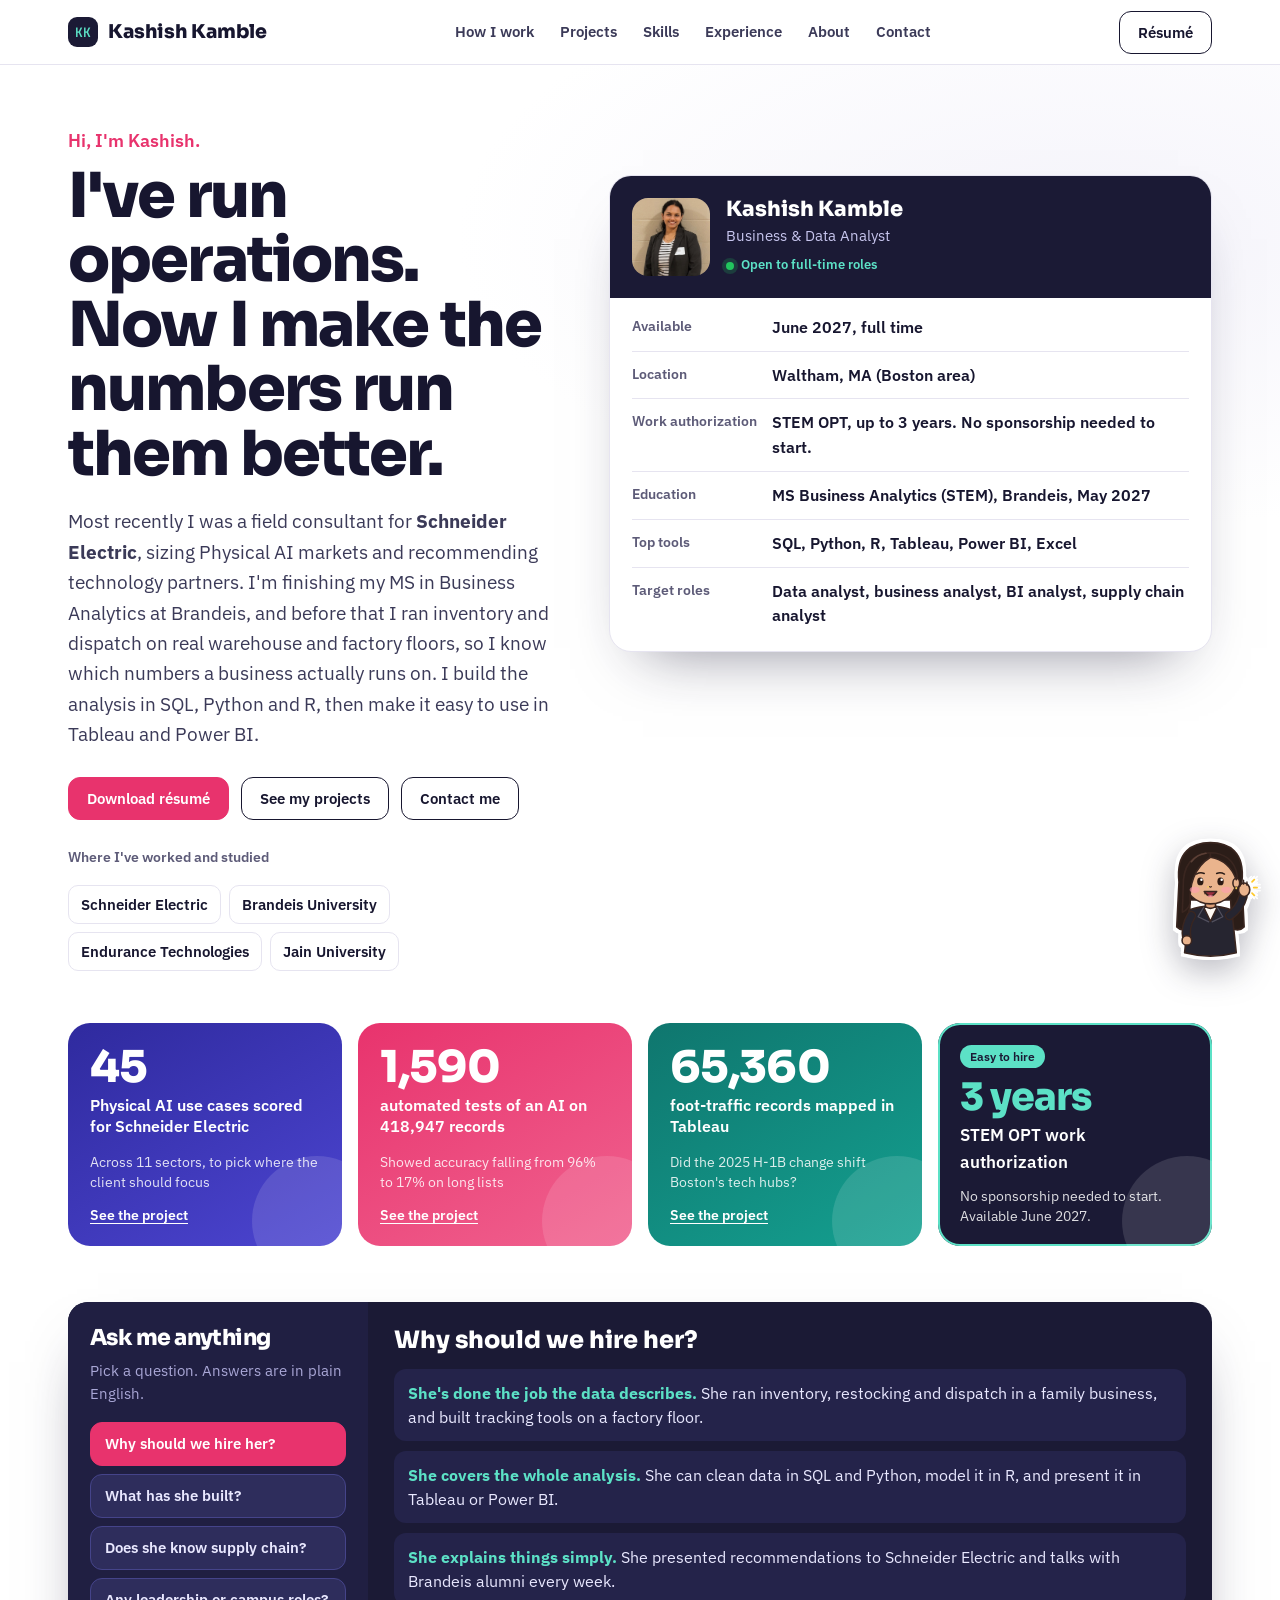
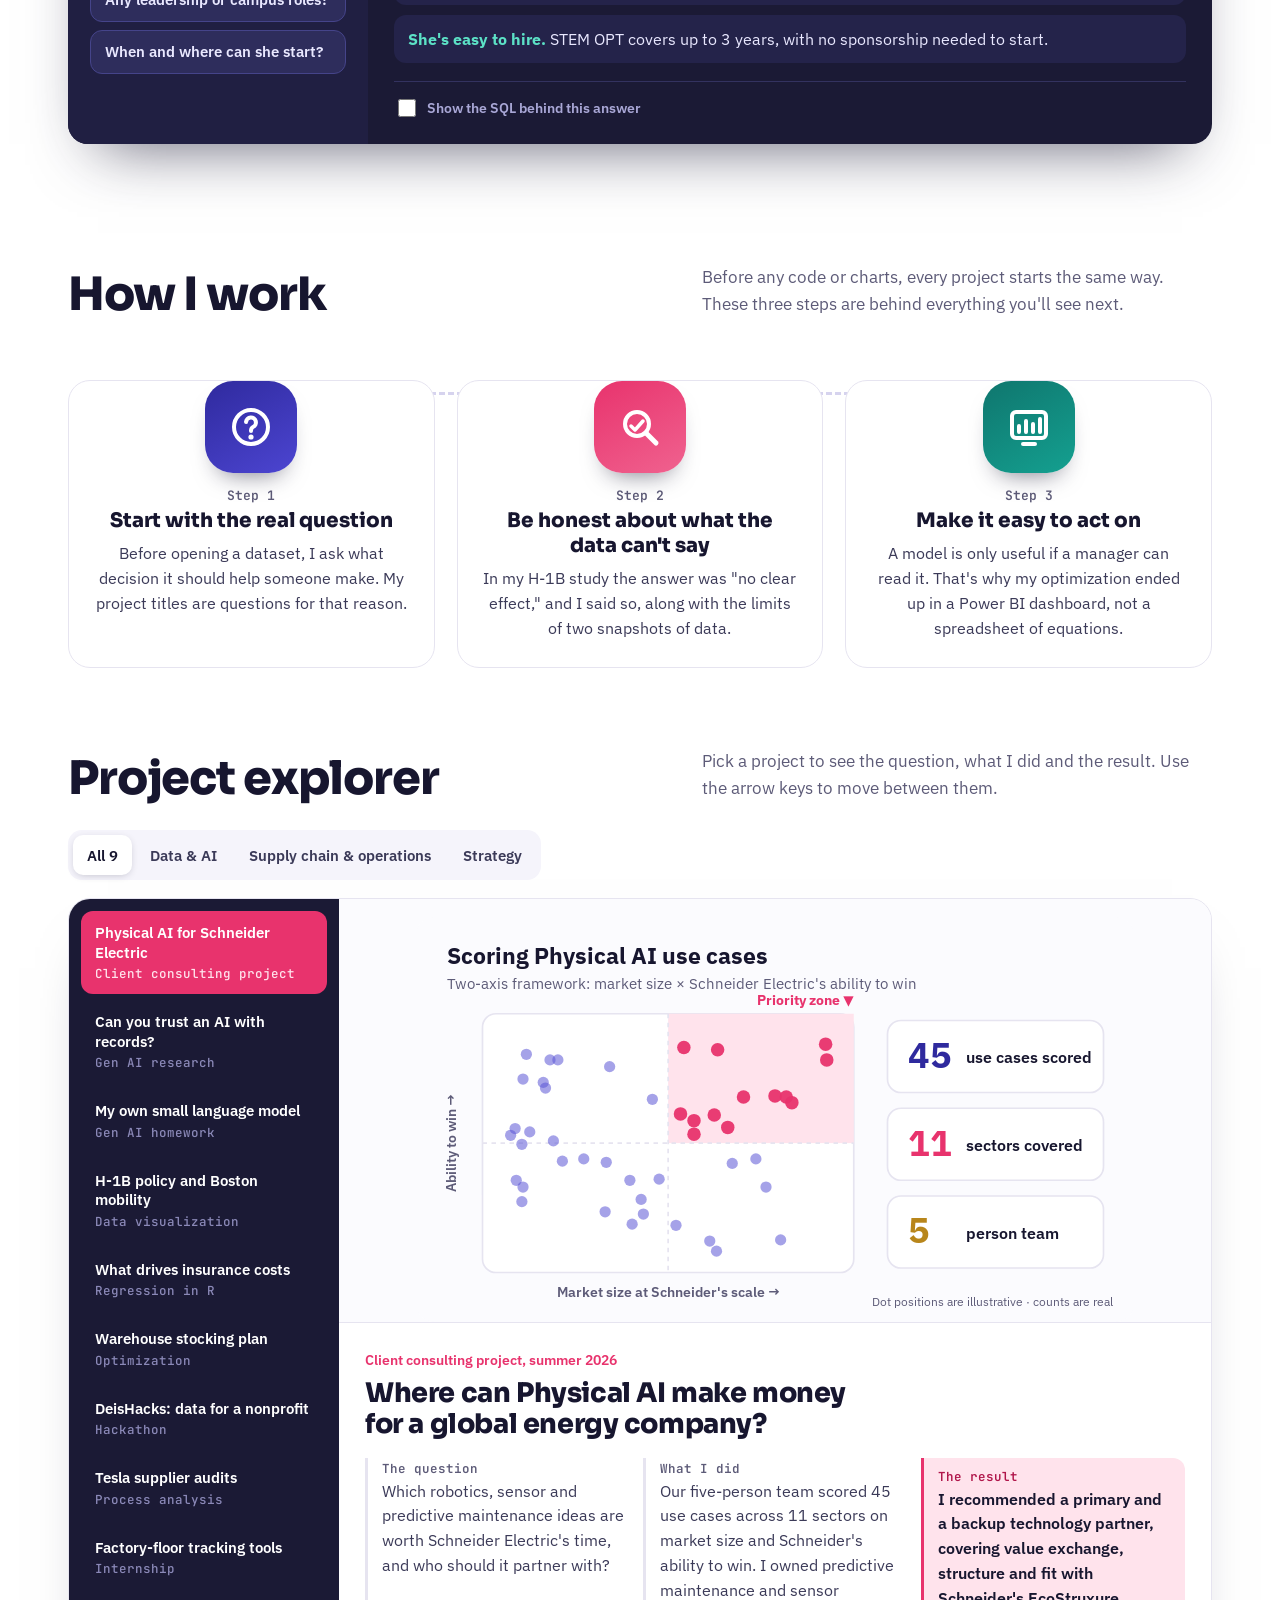
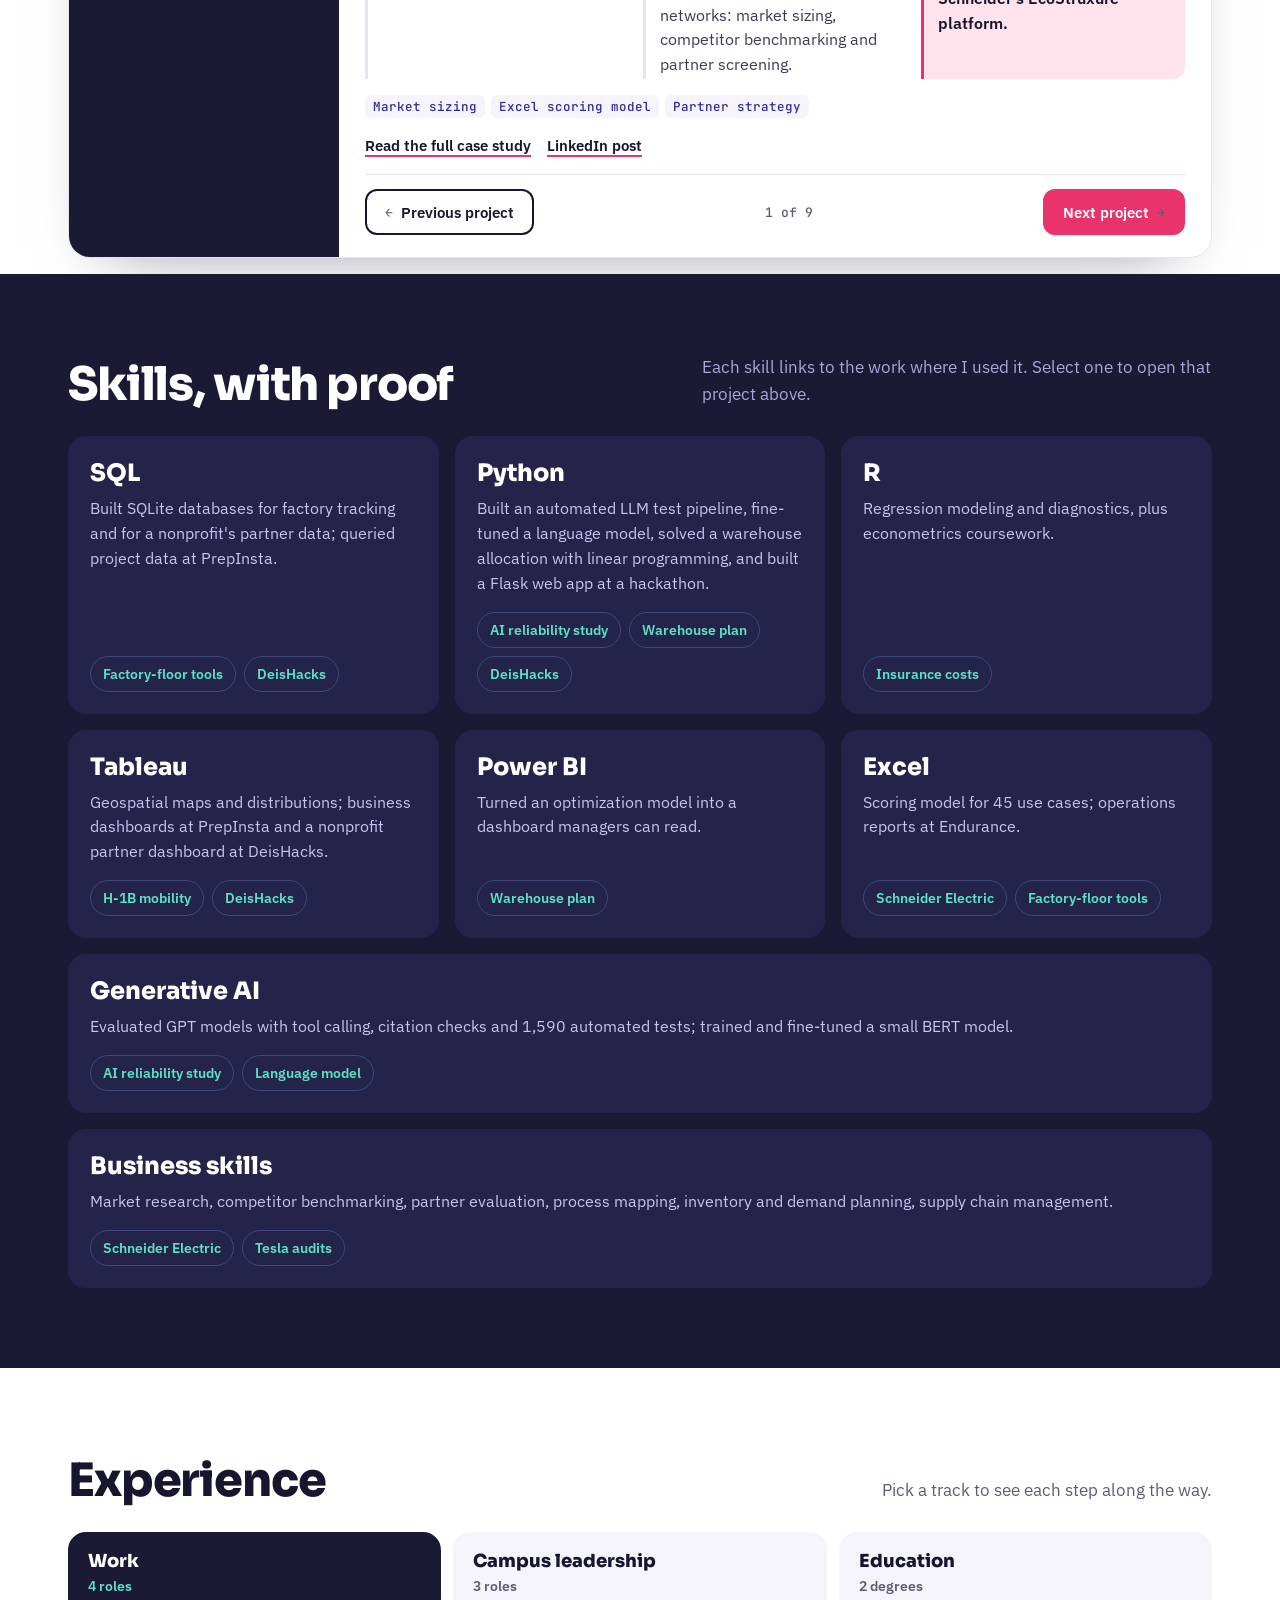
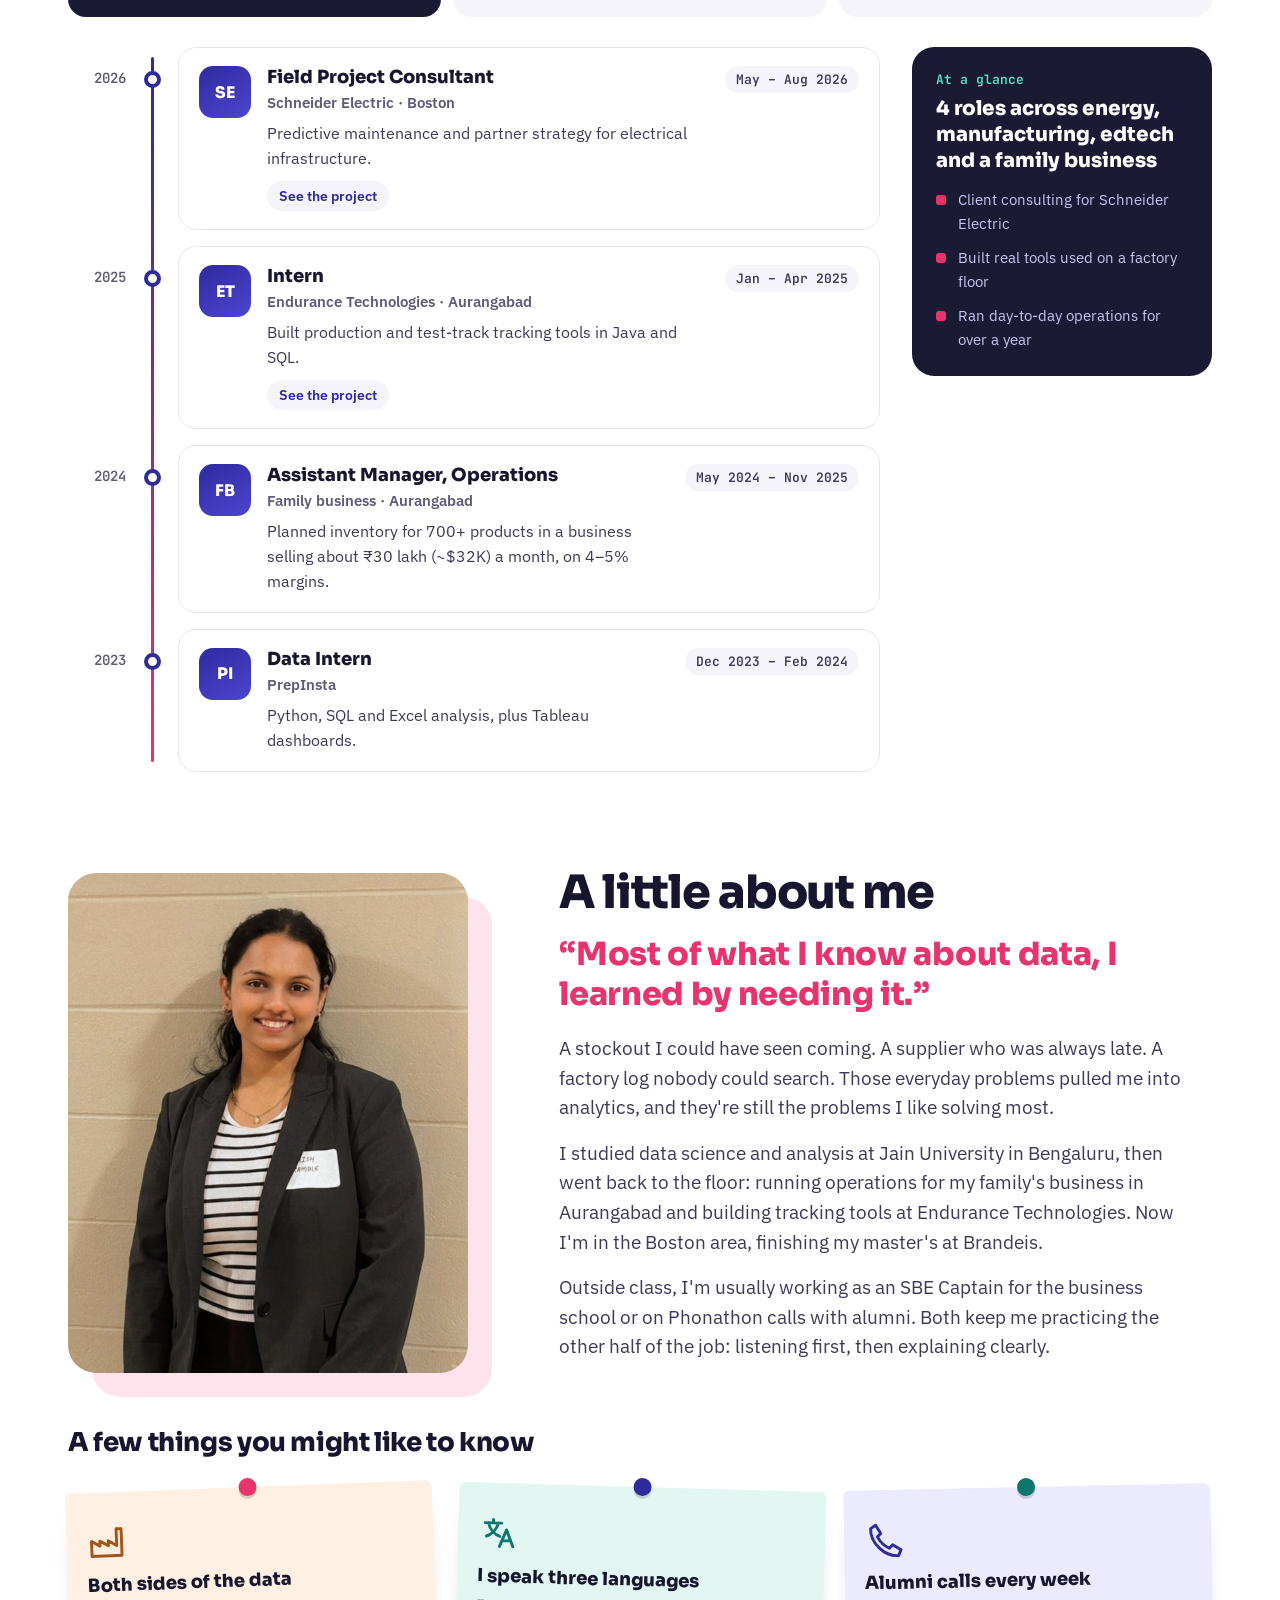
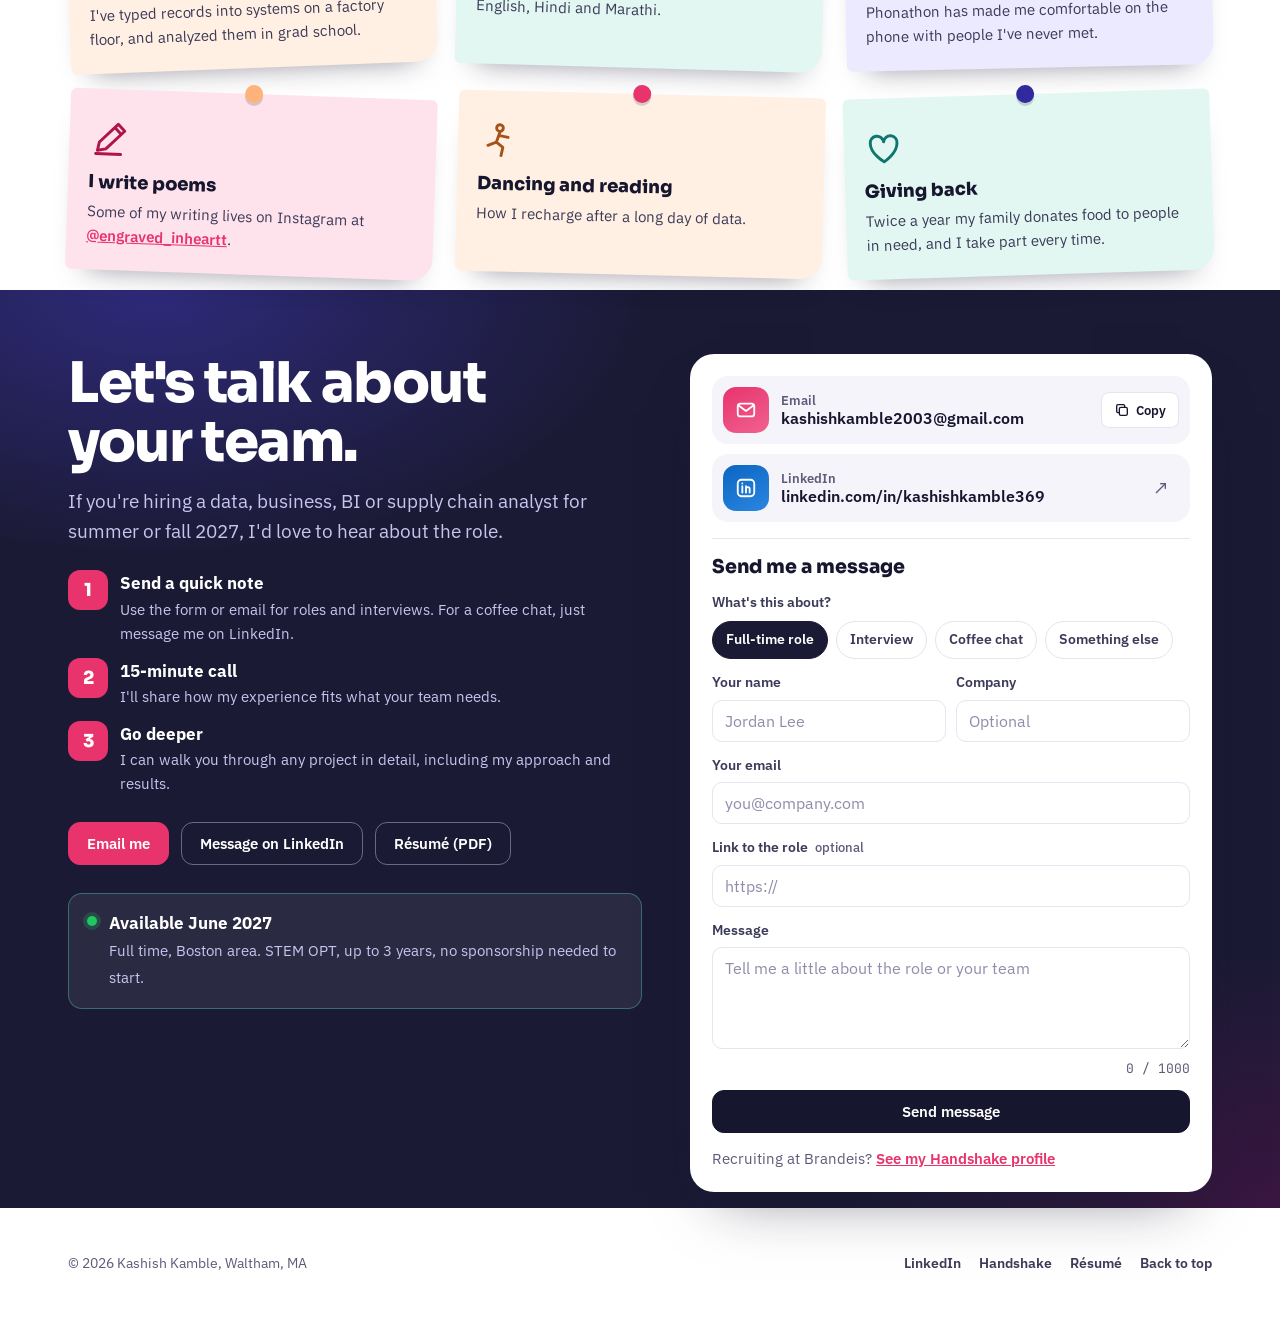
<file: index.html>
<!DOCTYPE html>
<html lang="en">
<head>
<meta charset="utf-8">
<meta name="viewport" content="width=device-width, initial-scale=1">
<meta name="color-scheme" content="light only">
<title>Kashish Kamble | Business &amp; Data Analyst</title>
<meta name="author" content="Kashish Kamble"><meta name="description" content="Kashish Kamble, Business and Data Analyst. MS Business Analytics at Brandeis (May 2027). Projects in SQL, Python, R, Tableau, Power BI and Gen AI.">
<meta name="theme-color" content="#1b1a35">
<link rel="canonical" href="https://kashishkailaskamble369.github.io/">
<meta property="og:type" content="website">
<meta property="og:url" content="https://kashishkailaskamble369.github.io/">
<meta property="og:title" content="Kashish Kamble | Business &amp; Data Analyst">
<meta property="og:description" content="Business & data analyst, available June 2027. Schneider Electric field project, Brandeis MSBA, SQL, Python, Tableau, Power BI.">
<meta property="og:image" content="https://kashishkailaskamble369.github.io/og-card.png">
<meta property="og:image:width" content="1200"><meta property="og:image:height" content="630">
<meta name="twitter:card" content="summary_large_image">
<link rel="icon" type="image/svg+xml" href="favicon.svg">
<link rel="preconnect" href="https://fonts.googleapis.com"><link rel="preconnect" href="https://fonts.gstatic.com" crossorigin>
<link href="https://fonts.googleapis.com/css2?family=Sora:wght@400;600;800&family=IBM+Plex+Sans:wght@400;500;600&family=JetBrains+Mono:wght@400;600&display=swap" rel="stylesheet">
<script type="application/ld+json">{"@context":"https://schema.org","@type":"Person","name":"Kashish Kamble","url":"https://kashishkailaskamble369.github.io/","jobTitle":"Business & Data Analyst","address":{"@type":"PostalAddress","addressLocality":"Waltham","addressRegion":"MA","addressCountry":"US"},"alumniOf":[{"@type":"CollegeOrUniversity","name":"Brandeis University"},{"@type":"CollegeOrUniversity","name":"Jain University"}],"knowsAbout":["Data Analysis","Business Intelligence","Supply Chain Management","SQL","Python","R","Tableau","Power BI","Generative AI"],"sameAs":["https://www.linkedin.com/in/kashishkamble369/","https://brandeis.joinhandshake.com/profiles/kashishkamble343"]}</script>
<style>
/*
VOICE: clear for a recruiter in 30 seconds, then warm and curious for the hiring team.
IDEA: an at-a-glance candidate card for HR, plus an ask-me-anything console whose SQL is optional.
PICTURE: the candidate card in the hero; the console answers in plain English below it.
COLOUR and TYPE: white page, deep indigo console, pink accent, mint and peach syntax colours. Sora / IBM Plex Sans / JetBrains Mono for code only.
LAYOUT: intro and console side by side, then query results drive the project grid; timeline as an event log.
*/
:root{--bg:#ffffff;--soft:#f5f4fb;--ink:#17162f;--ink2:#3b3a58;--muted:#5d5b78;--line:#e6e4f0;
--con:#1b1a35;--con2:#24234a;--pink:#e8336d;--pink-s:#ffe3ec;--mint:#5ce1c6;--peach:#ffb37a;--lilac:#b9b5ff;--indigo:#2f2a9e;
--disp:"Sora",Arial,sans-serif;--sans:"IBM Plex Sans",system-ui,-apple-system,"Segoe UI",Arial,sans-serif;--mono:"JetBrains Mono",ui-monospace,Menlo,monospace}
*{box-sizing:border-box;min-width:0}
:root,html,body,.ccard,.msg,dialog{color-scheme:light only}
button{color:var(--ink)}
input,textarea,select{background:#fff!important;color:var(--ink)!important;-webkit-text-fill-color:var(--ink);caret-color:var(--pink)}
input::placeholder,textarea::placeholder{color:#8f8daa!important;-webkit-text-fill-color:#8f8daa;opacity:1}
input:-webkit-autofill,textarea:-webkit-autofill{-webkit-box-shadow:0 0 0 40px #fff inset!important;-webkit-text-fill-color:var(--ink)!important}
html{scroll-behavior:smooth;scroll-padding-top:72px}
body{margin:0;background:var(--bg);color:var(--ink);font:17px/1.6 var(--sans);-webkit-font-smoothing:antialiased;overflow-x:clip}
img,svg{display:block;max-width:100%}
a{color:var(--indigo)}
:focus-visible{outline:3px solid var(--pink);outline-offset:3px;border-radius:6px}
.wrap{max-width:1200px;margin:0 auto;padding:0 28px}
.skip{position:absolute;left:-999px}.skip:focus{left:12px;top:8px;background:var(--ink);color:#fff;padding:8px 12px;z-index:99}
@media (prefers-reduced-motion:reduce){html{scroll-behavior:auto}*{animation:none!important;transition:none!important}}

header{position:sticky;top:0;z-index:30;background:rgba(255,255,255,.9);backdrop-filter:blur(12px);border-bottom:1px solid var(--line)}
.nav{display:flex;align-items:center;justify-content:space-between;height:64px;gap:18px}
.brand{font:800 19px var(--disp);color:var(--ink);text-decoration:none;display:flex;align-items:center;gap:10px}
.brand i{width:30px;height:30px;border-radius:9px;background:var(--con);color:var(--mint);font:600 13px var(--mono);font-style:normal;display:grid;place-items:center}
.nav ul{display:flex;gap:26px;list-style:none;margin:0;padding:0}
.nav ul a{color:var(--ink2);text-decoration:none;font-weight:600;font-size:15px}
.nav ul a:hover{color:var(--pink)}
.btn{display:inline-flex;align-items:center;gap:8px;font:600 15px var(--sans);padding:11px 18px;border-radius:12px;text-decoration:none;border:1.5px solid var(--ink);color:var(--ink);background:#fff;cursor:pointer}
.btn:hover{border-color:var(--pink);color:var(--pink)}
.btn.main{background:var(--pink);border-color:var(--pink);color:#fff}
.btn.main:hover{background:#c91f57;color:#fff}
@media (max-width:780px){.nav ul{display:none}}

/* Hero */
.hero{padding:64px 0 40px;background:radial-gradient(900px 420px at 85% 10%,var(--soft),transparent 70%)}
.hgrid{display:grid;grid-template-columns:minmax(0,.9fr) minmax(0,1.1fr);gap:48px;align-items:start}
.glance{margin-top:46px}
.me{display:flex;align-items:center;gap:14px;margin-bottom:22px}
.me img{width:64px;height:64px;border-radius:50%;object-fit:cover;object-position:50% 25%;border:3px solid #fff;box-shadow:0 0 0 2px var(--pink)}
.me span{font-weight:600;color:var(--ink2);line-height:1.35}
.me b{display:block;color:var(--ink);font:800 18px var(--disp)}
h1{font:800 clamp(38px,5vw,62px)/1.04 var(--disp);letter-spacing:-.03em;margin:0 0 20px;text-wrap:balance}
.lead{font-size:19px;color:var(--ink2);margin:0 0 28px;max-width:32em}
.cta{display:flex;gap:12px;flex-wrap:wrap}
.status{display:flex;gap:10px;flex-wrap:wrap;margin-top:26px;font-size:14.5px;color:var(--muted)}
.status span{display:inline-flex;align-items:center;gap:7px;background:var(--soft);border-radius:999px;padding:6px 12px;font-weight:600;color:var(--ink2)}
.status span::before{content:"";width:8px;height:8px;border-radius:50%;background:var(--pink)}
.status span:first-child::before{background:#22c55e;box-shadow:0 0 0 4px rgba(34,197,94,.18)}

/* Console: the picture */
.console{background:var(--con);border-radius:20px;color:#e9e8ff;box-shadow:0 30px 60px -30px rgba(27,26,53,.7);overflow:hidden}
.bar{display:flex;align-items:center;gap:8px;padding:12px 16px;background:var(--con2)}
.bar i{width:11px;height:11px;border-radius:50%;background:#ff5f57}.bar i:nth-child(2){background:#febc2e}.bar i:nth-child(3){background:#28c840}
.bar span{margin-left:10px;font:500 13px var(--mono);color:#a9a7d6}
.editor{padding:20px 22px 8px;font:500 15px/1.6 var(--mono);min-height:84px;white-space:pre-wrap;word-break:break-word}
.k{color:var(--pink)}.s{color:var(--peach)}.f{color:var(--mint)}.c{color:#8b89b8}
.caret{display:inline-block;width:9px;height:18px;background:var(--mint);vertical-align:-3px;animation:blink 1s steps(1) infinite}
@keyframes blink{50%{opacity:0}}
.out{padding:4px 22px 18px;min-height:150px}
.meta{font:500 12.5px var(--mono);color:#8b89b8;margin:0 0 8px}
.out table{width:100%;border-collapse:collapse;font:500 13.5px/1.45 var(--mono)}
.out th{text-align:left;color:var(--lilac);font-weight:600;border-bottom:1px solid #3a3970;padding:6px 10px 6px 0}
.out td{padding:7px 10px 7px 0;border-bottom:1px dashed #33325f;vertical-align:top;color:#e9e8ff}
.out td:first-child{color:var(--mint)}
.chips{display:flex;flex-wrap:wrap;gap:8px;padding:14px 18px 18px;border-top:1px solid #33325f;background:#201f42}
.chips p{width:100%;margin:0 0 2px;font:600 13px var(--sans);color:#a9a7d6}
.chips button{font:500 13px var(--mono);color:#e9e8ff;background:#2e2d5c;border:1px solid #45448a;border-radius:9px;padding:8px 11px;cursor:pointer;min-height:40px}
.chips button:hover,.chips button[aria-pressed="true"]{background:var(--pink);border-color:var(--pink);color:#fff}
@media (max-width:920px){.hgrid{grid-template-columns:1fr}}
@media (max-width:560px){.out td:nth-child(3),.out th:nth-child(3){display:none}}


/* Recruiter-first hero */
.hello{font:600 18px var(--sans);color:var(--pink);margin:0 0 12px}
.names{display:flex;flex-wrap:wrap;gap:8px;margin-top:26px;align-items:center}
.names p{width:100%;margin:0 0 2px;font-size:14px;color:var(--muted);font-weight:600}
.names span{background:#fff;border:1px solid var(--line);border-radius:10px;padding:7px 12px;font-weight:600;font-size:14.5px;color:var(--ink)}
.glance{background:#fff;border:1px solid var(--line);border-radius:22px;box-shadow:0 30px 60px -34px rgba(27,26,53,.55);overflow:hidden}
.gtop{display:flex;align-items:center;gap:16px;padding:20px 22px;background:var(--con);color:#fff}
.gtop img{width:78px;height:78px;border-radius:16px;object-fit:cover;object-position:50% 25%}
.gtop b{display:block;font:800 21px var(--disp)}
.gtop span{color:#c7c5ee;font-size:15px}
.gtop em{display:inline-flex;align-items:center;gap:7px;margin-top:6px;font-style:normal;font-size:13px;font-weight:600;color:#5ce1c6}
.gtop em::before{content:"";width:8px;height:8px;border-radius:50%;background:#22c55e;box-shadow:0 0 0 4px rgba(34,197,94,.2)}
.facts{margin:0;padding:6px 22px 12px}
.facts div{display:grid;grid-template-columns:128px minmax(0,1fr);gap:12px;padding:11px 0;border-bottom:1px solid var(--line)}
.facts div:last-child{border-bottom:0}
.facts dt{font-size:14px;color:var(--muted);font-weight:600}
.facts dd{margin:0;font-weight:600;font-size:15.5px;color:var(--ink)}
@media (max-width:420px){.facts div{grid-template-columns:1fr;gap:2px}}

/* Ask me anything */
.ask{margin-top:56px}
.ask .console{display:grid;grid-template-columns:minmax(0,300px) minmax(0,1fr)}
.ask .qs{background:#201f42;padding:22px;display:flex;flex-direction:column;gap:8px}
.ask .qs h2{font:800 22px var(--disp);color:#fff;margin:0}
.ask .qs > p{color:#a9a7d6;margin:0 0 8px;font-size:14.5px}
.ask .qs button{text-align:left;font:600 15px var(--sans);color:#e9e8ff;background:#2e2d5c;border:1px solid #45448a;border-radius:12px;padding:11px 14px;cursor:pointer;min-height:44px}
.ask .qs button:hover,.ask .qs button[aria-pressed="true"]{background:var(--pink);border-color:var(--pink);color:#fff}
.ans{padding:24px 26px;min-height:300px}
.ans h3{font:800 24px/1.2 var(--disp);color:#fff;margin:0 0 14px}
.ans ul{margin:0;padding:0;list-style:none;display:grid;gap:10px}
.ans li{background:#24234a;border-radius:12px;padding:12px 14px;color:#e9e8ff;font-size:16px;line-height:1.5}
.ans li b{color:#5ce1c6}
.ans .more{margin:16px 0 0;font-size:15px;color:#c7c5ee}
.ans .more a{color:#ffb37a}
.sqlrow{display:flex;justify-content:space-between;align-items:center;gap:10px;margin:18px 0 0;padding-top:14px;border-top:1px solid #33325f;flex-wrap:wrap}
.sqlrow label{font:600 13.5px var(--sans);color:#a9a7d6;display:flex;gap:8px;align-items:center;cursor:pointer}
.sqlrow input{width:18px;height:18px;accent-color:#e8336d}
.sqlcode{display:none;margin:10px 0 0;font:500 14px/1.6 var(--mono);background:#14132b;border-radius:10px;padding:12px 14px;white-space:pre-wrap;word-break:break-word}
.showsql .sqlcode{display:block}
@media (max-width:820px){.ask .console{grid-template-columns:1fr}.ans{min-height:0}}

/* Sections */
section{padding:88px 0 0}
.sh{display:flex;justify-content:space-between;align-items:end;gap:20px;flex-wrap:wrap;margin-bottom:28px}
h2{font:800 clamp(30px,3.8vw,46px)/1.05 var(--disp);letter-spacing:-.025em;margin:0;text-wrap:balance}
.sh p{margin:0;color:var(--muted);max-width:30em}
.sh code{font:600 14px var(--mono);background:var(--soft);color:var(--indigo);padding:2px 7px;border-radius:6px}

/* Projects */
.grid{display:grid;grid-template-columns:repeat(6,minmax(0,1fr));gap:20px}
.card{grid-column:span 2;background:#fff;border:1px solid var(--line);border-radius:18px;overflow:hidden;display:flex;flex-direction:column;transition:transform .2s,box-shadow .2s,opacity .25s}
.card:hover{transform:translateY(-4px);box-shadow:0 24px 40px -26px rgba(23,22,47,.45)}
.card.big{grid-column:span 4}.card.half{grid-column:span 3}
.card.dim{opacity:.22;transform:none;box-shadow:none}
.card figure{margin:0;background:#fbfbfe;border-bottom:1px solid var(--line);cursor:zoom-in}
.card figure svg{width:100%;height:auto}
.cb{padding:20px 22px 22px;display:flex;flex-direction:column;flex:1}
.cq{font-size:14px;font-weight:600;color:var(--pink);margin:0 0 6px}
.card h3{font:800 21px/1.2 var(--disp);letter-spacing:-.01em;margin:0 0 8px}
.card p.d{margin:0 0 14px;color:var(--ink2);font-size:15.5px}
.tools{display:flex;gap:6px;flex-wrap:wrap;list-style:none;padding:0;margin:0 0 16px}
.tools li{font:500 12.5px var(--mono);background:var(--soft);color:var(--indigo);border-radius:6px;padding:3px 8px}
.links{margin-top:auto;display:flex;gap:16px;flex-wrap:wrap;font-weight:600;font-size:15px}
.links a{color:var(--ink);text-decoration:underline;text-decoration-color:var(--pink);text-decoration-thickness:2px;text-underline-offset:4px}
.badge{font:600 11.5px var(--mono);background:var(--pink);color:#fff;border-radius:6px;padding:2px 7px;margin-left:6px;vertical-align:2px}
@media (max-width:1000px){.card,.card.big,.card.half{grid-column:span 3}}
@media (max-width:640px){.grid{grid-template-columns:1fr}.card,.card.big,.card.half{grid-column:auto}}


/* Project explorer */
.seg{display:inline-flex;flex-wrap:wrap;gap:4px;background:var(--soft);border-radius:14px;padding:5px;margin:0 0 18px}
.seg button{font:600 14.5px var(--sans);border:0;background:transparent;color:var(--ink2);padding:9px 14px;border-radius:10px;cursor:pointer;min-height:40px}
.seg button[aria-pressed="true"]{background:#fff;color:var(--ink);box-shadow:0 2px 8px -3px rgba(23,22,47,.3)}
.explorer{display:grid;grid-template-columns:270px minmax(0,1fr);border:1px solid var(--line);border-radius:22px;overflow:hidden;background:#fff;box-shadow:0 30px 60px -40px rgba(23,22,47,.5)}
.tabs{background:var(--con);padding:12px;display:flex;flex-direction:column;gap:6px}
.tab{all:unset;box-sizing:border-box;cursor:pointer;display:block;padding:12px 14px;border-radius:12px;color:#c7c5ee;transition:background .15s}
.tab b{display:block;font:600 15px/1.3 var(--sans);color:#fff}
.tab small{display:block;font:500 12.5px var(--mono);color:#8b89b8;margin-top:3px}
.tab:hover{background:#2a2955}
.tab[aria-selected="true"]{background:var(--pink)}
.tab[aria-selected="true"] small{color:#ffe3ec}
.tab:focus-visible{outline:3px solid var(--mint);outline-offset:-3px}
.panel{display:grid;grid-template-columns:minmax(0,1fr);outline:none}
.pvis{margin:0;background:#fbfbfe;border-bottom:1px solid var(--line);cursor:zoom-in;padding:18px 18px 0}
.pvis svg{max-width:720px;margin:0 auto}
.pvis svg{width:100%;height:auto;border-radius:14px}
.pinfo{padding:26px 26px 22px;display:flex;flex-direction:column}
.pkind{margin:0 0 6px;font-weight:600;font-size:14px;color:var(--pink)}
.pinfo h3{font:800 27px/1.15 var(--disp);letter-spacing:-.015em;margin:0 0 18px;text-wrap:balance}
.steps{display:grid;grid-template-columns:repeat(3,minmax(0,1fr));gap:14px;margin-bottom:16px}
.steps div{border-left:3px solid var(--line);padding:2px 0 2px 14px}
.steps span{display:block;font:600 12.5px var(--mono);color:var(--muted);margin-bottom:2px}
.steps p{margin:0;font-size:15.5px;color:var(--ink2)}
.steps .res{border-left-color:var(--pink);background:var(--pink-s);border-radius:0 12px 12px 0;padding:10px 14px}
.steps .res span{color:#b0154a}.steps .res p{color:var(--ink);font-weight:600}
.plinks{display:flex;gap:16px;flex-wrap:wrap;font-weight:600;font-size:15px;margin-bottom:16px}
.plinks a{color:var(--ink);text-decoration:underline;text-decoration-color:var(--pink);text-decoration-thickness:2px;text-underline-offset:4px}
.pnav{margin-top:auto;display:flex;justify-content:space-between;align-items:center;gap:10px;padding-top:14px;border-top:1px solid var(--line)}
.pnav button{font:600 15px var(--sans);border:2px solid var(--ink);background:#fff;color:var(--ink);border-radius:12px;padding:10px 18px;cursor:pointer;min-height:46px;display:inline-flex;align-items:center;gap:8px;transition:transform .15s,background .15s}
.pnav button:hover{transform:translateY(-2px)}
.pnav .nx{background:var(--pink);border-color:var(--pink);color:#fff}
.pnav .nx:hover{background:#c91f57;border-color:#c91f57}
.pnav .pv:hover{border-color:var(--pink);color:var(--pink)}
@media (max-width:520px){.pnav button{padding:10px 12px;font-size:14px}}
.pnav span{font:500 13px var(--mono);color:var(--muted)}
.panel.swap .pinfo,.panel.swap .pvis{animation:swap .35s ease}
@keyframes swap{from{opacity:0;transform:translateY(8px)}to{opacity:1;transform:none}}
@media (max-width:1060px){.steps{grid-template-columns:1fr}}
@media (max-width:780px){.explorer{grid-template-columns:1fr}.tabs{flex-direction:row;overflow-x:auto;scroll-snap-type:x mandatory}.tab{flex:0 0 auto;max-width:230px;scroll-snap-align:start}}

/* Experience lanes */
.lanes{position:relative;background:var(--soft);border-radius:22px;padding:22px 24px 20px}
.axis{position:relative;height:22px;margin-left:170px;border-bottom:1px solid var(--line);margin-bottom:8px}
.axis span{position:absolute;top:0;transform:translateX(-50%);font:600 12.5px var(--mono);color:var(--muted)}
.lane{display:grid;grid-template-columns:160px minmax(0,1fr);gap:10px;align-items:center;margin:10px 0}
.lname{margin:0;font-weight:600;font-size:14.5px;color:var(--ink2)}
.track2{position:relative;height:46px;background:#fff;border-radius:12px}
.bar2{all:unset;box-sizing:border-box;position:absolute;top:5px;height:36px;border-radius:9px;background:var(--indigo);color:#fff;font:600 12px/36px var(--sans);padding:0 6px;white-space:nowrap;overflow:hidden;text-overflow:ellipsis;cursor:pointer;min-width:12px}
.bar2.edu{background:#0f766e}.bar2.campus{background:var(--pink)}
.bar2.soon{background:repeating-linear-gradient(-45deg,#ffe3ec 0 6px,#fff 6px 12px);color:#b0154a;border:1.5px dashed var(--pink)}
.bar2[aria-pressed="true"]{box-shadow:0 0 0 3px #fff,0 0 0 5px var(--ink)}
.bar2:focus-visible{outline:3px solid var(--ink);outline-offset:2px}
.detail{margin-top:16px;background:#fff;border:1px solid var(--line);border-radius:18px;padding:20px 24px;display:grid;grid-template-columns:minmax(0,220px) minmax(0,1fr);gap:20px}
.detail time{font:600 13px var(--mono);color:var(--muted)}
.detail h3{margin:4px 0 2px;font:800 20px var(--disp)}
.detail .o{margin:0;color:var(--pink);font-weight:600;font-size:15px}
.detail ul{margin:0;padding-left:18px;color:var(--ink2);font-size:15.5px}
.detail li{margin:0 0 6px}
@media (max-width:780px){.axis{display:none}.lane{grid-template-columns:1fr;gap:6px}.track2{height:auto;background:transparent;display:flex;flex-wrap:wrap;gap:6px}.bar2{position:static;width:auto!important;line-height:34px;height:34px}.detail{grid-template-columns:1fr;gap:6px}}


/* Lower sections v6 */
.band.dark{background:var(--con);margin-top:96px;padding:80px 0;color:#e9e8ff}
.band.dark + section{padding-top:88px}
.sh.light h2{color:#fff}.sh.light p{color:#a9a7d6}
.skillgrid{display:grid;grid-template-columns:repeat(3,minmax(0,1fr));gap:16px}
.sk{background:#24234a;border-radius:18px;padding:22px;display:flex;flex-direction:column}
.sk.wide{grid-column:span 3}
.sk h3{font:800 24px var(--disp);color:#fff;margin:0 0 8px}
.sk p{margin:0 0 16px;color:#c7c5ee;font-size:15.5px}
.used{margin-top:auto;display:flex;flex-wrap:wrap;gap:8px}
.used button{font:600 13.5px var(--sans);background:transparent;color:#5ce1c6;border:1.5px solid #3d4a7a;border-radius:999px;padding:7px 12px;cursor:pointer;min-height:36px}
.used button:hover{background:#5ce1c6;color:var(--con);border-color:#5ce1c6}
@media (max-width:900px){.skillgrid{grid-template-columns:repeat(2,minmax(0,1fr))}.sk.wide{grid-column:span 2}}
@media (max-width:560px){.skillgrid{grid-template-columns:1fr}.sk.wide{grid-column:auto}}
.xp{display:grid;grid-template-columns:minmax(0,1fr) minmax(0,1fr);gap:36px}
.xh{font:600 15px var(--sans);color:var(--muted);margin:0 0 12px}
.job{display:grid;grid-template-columns:52px minmax(0,1fr);gap:16px;padding:16px 0;border-bottom:1px solid var(--line)}
.mono{width:52px;height:52px;border-radius:14px;background:var(--indigo);color:#fff;display:grid;place-items:center;font:800 16px var(--disp)}
.job.pink .mono{background:var(--pink)}.job.teal .mono{background:#0f766e}
.jt{display:flex;justify-content:space-between;gap:10px;flex-wrap:wrap;align-items:baseline}
.jt h4{margin:0;font-size:17.5px}
.jt time{font:500 13px var(--mono);color:var(--muted);white-space:nowrap}
.job .org{margin:1px 0 5px;color:var(--pink);font-weight:600;font-size:15px}
.job.teal .org{color:#0f766e;margin-bottom:0}
.job p{margin:0;color:var(--ink2);font-size:15.5px}
.lnk{all:unset;cursor:pointer;color:var(--ink);font-weight:600;text-decoration:underline;text-decoration-color:var(--pink);text-decoration-thickness:2px;text-underline-offset:4px}
.lnk:focus-visible{outline:3px solid var(--pink)}
@media (max-width:860px){.xp{grid-template-columns:1fr}}
.story{display:grid;grid-template-columns:minmax(0,.8fr) minmax(0,1.2fr);gap:56px;align-items:center}
.ph{margin:0;position:relative;max-width:400px}
.ph::before{content:"";position:absolute;inset:24px -24px -24px 24px;border-radius:28px;background:var(--pink-s);z-index:-1}
.ph img{width:100%;height:auto;aspect-ratio:4/5;object-fit:cover;object-position:50% 28%;border-radius:28px}
.story h2{margin-bottom:18px}
.story .pull{font:800 clamp(24px,2.6vw,32px)/1.25 var(--disp);color:var(--pink);margin:0 0 20px;letter-spacing:-.01em;max-width:none!important}
.story p{font-size:18.5px;color:var(--ink2);margin:0 0 16px;max-width:34em}
@media (max-width:860px){.story{grid-template-columns:1fr;gap:40px}.ph{max-width:300px}}
.cta-band{margin-top:96px;padding:88px 0;background:radial-gradient(700px 380px at 12% 0%,#2e2a7a 0%,transparent 70%),radial-gradient(600px 360px at 100% 100%,#3a1640 0%,transparent 70%),var(--con);color:#fff}
.cgrid{display:grid;grid-template-columns:minmax(0,1.1fr) minmax(0,1fr);gap:48px;align-items:start}
.cta-band h2{color:#fff;font-size:clamp(34px,4.6vw,56px)}
.cta-band p{font-size:19px;margin:14px 0 24px;color:#c7c5ee}
.cbtns{display:flex;gap:12px;flex-wrap:wrap}
.btn.wh{background:var(--pink);color:#fff;border-color:var(--pink)}
.btn.wh:hover{background:#fff;border-color:#fff;color:var(--pink)}
.btn.ol{background:transparent;color:#fff;border-color:rgba(255,255,255,.35)}
.btn.ol:hover{background:#fff;color:var(--con);border-color:#fff}
.cta-band .lines li{background:rgba(255,255,255,.14);color:#fff;min-height:56px}
.cta-band .lines a,.cta-band .lines span{color:#fff;word-break:break-all;font:500 14.5px var(--mono)}
.cta-band .copy{background:#fff;color:var(--pink)}
@media (max-width:860px){.cgrid{grid-template-columns:1fr}}
footer{padding-top:28px}


/* v7: hero extras, about, contact */
.now{margin-top:26px}
.now > p,.names p{width:100%;margin:0 0 8px;font-size:14px;color:var(--muted);font-weight:600}
.now ul{list-style:none;margin:0;padding:0;display:grid;grid-template-columns:repeat(2,minmax(0,1fr));gap:8px}
.now li{background:var(--soft);border-radius:12px;padding:10px 12px;border-left:3px solid var(--pink)}
.now b{display:block;font-size:14.5px}
.now span{font-size:13.5px;color:var(--muted)}
.hl{list-style:none;margin:52px 0 0;padding:0;display:grid;grid-template-columns:repeat(4,minmax(0,1fr));gap:16px}
.hl li{position:relative;border-radius:22px;padding:22px 22px 20px;color:#fff;overflow:hidden;min-height:170px;display:flex;flex-direction:column}
.hl li::after{content:"";position:absolute;right:-40px;bottom:-40px;width:130px;height:130px;border-radius:50%;background:rgba(255,255,255,.12)}
.hl .t1{background:linear-gradient(150deg,#2f2a9e,#4c45d1)}
.hl .t2{background:linear-gradient(150deg,#e8336d,#f0628f)}
.hl .t3{background:linear-gradient(150deg,#0f766e,#14a090)}
.hl .t4{background:var(--con);box-shadow:inset 0 0 0 2px #5ce1c6}
.hl b{font:800 44px/1 var(--disp);letter-spacing:-.02em;margin-bottom:6px}
.hl .t4 b{color:#5ce1c6;font-size:38px}
.hl span{font-weight:600;font-size:16.5px}
.hl li:has(a){padding:0}
.hl li a{display:flex;flex-direction:column;flex:1;padding:22px 22px 20px;color:#fff;text-decoration:none;border-radius:22px;transition:transform .2s}
.hl li a:hover{transform:translateY(-3px)}
.hl li a:focus-visible{outline:3px solid var(--ink);outline-offset:3px}
.hl li a span{font-size:15.5px;line-height:1.35}
.hl li a i{font-style:normal;font-weight:600;font-size:13.5px;margin-top:12px;position:relative;z-index:1;text-decoration:underline;text-underline-offset:3px}
.hl small{margin-top:auto;padding-top:12px;font-size:14px;color:rgba(255,255,255,.85);line-height:1.4;position:relative;z-index:1}
.hl em{position:static;order:-1;align-self:flex-start;margin-bottom:10px;z-index:1;font:600 12px var(--sans);font-style:normal;background:#5ce1c6;color:var(--con);border-radius:999px;padding:4px 10px}
@media (max-width:980px){.hl{grid-template-columns:repeat(2,minmax(0,1fr))}}
@media (max-width:480px){.hl{grid-template-columns:1fr}.hl li{min-height:0}}
@media (max-width:420px){.now ul{grid-template-columns:1fr}}
.how{margin-top:72px}.how.how-sec{margin-top:8px}
.how h3,.facts2 h3{font:800 26px var(--disp);margin:0 0 16px;letter-spacing:-.015em}
.howgrid{display:grid;grid-template-columns:repeat(3,minmax(0,1fr));gap:16px}
.howgrid article{background:var(--soft);border-radius:18px;padding:22px}
.howgrid h4{margin:0 0 8px;font:800 18px/1.25 var(--disp);color:var(--indigo)}
.howgrid p{margin:0;color:var(--ink2);font-size:15.5px}
@media (max-width:860px){.howgrid{grid-template-columns:1fr}}
.facts2{margin-top:48px}
.facts2 ul{list-style:none;margin:0;padding:0;display:grid;grid-template-columns:repeat(2,minmax(0,1fr));gap:12px}
.facts2 li{border:1px solid var(--line);border-radius:16px;padding:16px 18px;color:var(--ink2);font-size:15.5px}
.facts2 li b{color:var(--ink)}
@media (max-width:760px){.facts2 ul{grid-template-columns:1fr}}
.cta-band .sub{font-size:19px;margin:14px 0 24px;color:#c7c5ee;max-width:30em}
.next{list-style:none;counter-reset:n;margin:0 0 26px;padding:0;display:grid;gap:12px}
.next li{counter-increment:n;display:grid;grid-template-columns:40px minmax(0,1fr);gap:12px;align-items:start}
.next li::before{content:counter(n);width:40px;height:40px;border-radius:12px;background:var(--pink);color:#fff;display:grid;place-items:center;font:800 18px var(--disp)}
.next b{display:block;font-size:17px;color:#fff}
.next span{display:block;color:#c7c5ee;font-size:15px}
.ccard{background:#fff;color:var(--ink);border-radius:24px;padding:22px;box-shadow:0 30px 60px -30px rgba(23,22,47,.6)}
.avail{display:flex;gap:12px;align-items:flex-start;background:var(--soft);border-radius:14px;padding:14px;margin-bottom:12px}
.avail .dot{flex:0 0 10px;height:10px;border-radius:50%;background:#22c55e;box-shadow:0 0 0 4px rgba(34,197,94,.2);margin-top:6px}
.avail b{display:block}.avail span{font-size:14.5px;color:var(--ink2)}
.avail.dark{margin-top:28px;background:rgba(255,255,255,.07);border:1px solid rgba(92,225,198,.35);padding:16px 18px}
.avail.dark b{color:#fff}.avail.dark span{color:#c7c5ee}
.ccard .lines li{background:var(--soft);color:var(--ink);min-height:52px}
.ccard .lines span{color:var(--ink);word-break:break-all;font:500 14px var(--mono)}
.ccard .copy{background:var(--pink);color:#fff}
.msg{display:grid;gap:6px;margin-top:16px;padding-top:16px;border-top:1px solid var(--line)}
.msg label{font-weight:600;font-size:14px;color:var(--ink2)}
.msg input,.msg textarea{font:16px var(--sans);border:1.5px solid var(--line);border-radius:10px;padding:10px 12px;margin-bottom:6px;width:100%;color:var(--ink)}
.msg input:focus,.msg textarea:focus{border-color:var(--pink);outline:none;box-shadow:0 0 0 3px var(--pink-s)}
.msg .hp{position:absolute;left:-9999px}
.btn.send{background:var(--ink);border-color:var(--ink);color:#fff;justify-content:center}
.btn.send:hover{background:var(--pink);border-color:var(--pink);color:#fff}
.cta-band .handshake{margin:14px 0 0;font-size:14.5px;color:var(--muted)}
.handshake a{color:var(--pink);font-weight:600}


.ftitle{font:800 20px var(--disp);margin:0 0 6px!important;color:var(--ink)!important}
.topics{border:0;margin:0 0 6px;padding:0;display:flex;flex-wrap:wrap;gap:8px}
.topics legend{font-weight:600;font-size:14px;color:var(--ink2);margin-bottom:8px;padding:0}
.topics label{cursor:pointer}
.topics input{position:absolute;opacity:0;width:1px;height:1px}
.topics span{display:inline-block;font:600 14px var(--sans);padding:8px 13px;border-radius:999px;border:1.5px solid var(--line);color:var(--ink2);background:#fff;min-height:38px}
.topics input:checked + span{background:var(--con);border-color:var(--con);color:#fff}
.topics input:focus-visible + span{outline:3px solid var(--pink);outline-offset:2px}
.msg .two{display:grid;grid-template-columns:1fr 1fr;gap:10px}
.msg .two div{display:grid;gap:6px}
.msg .opt{font-weight:500;color:var(--muted);font-size:12.5px;margin-left:4px}
.msg input::placeholder,.msg textarea::placeholder{color:#a3a1bd}
.msg input.bad,.msg textarea.bad{border-color:#d62b2b;box-shadow:0 0 0 3px #fde2e2}
.fmeta{display:flex;justify-content:space-between;gap:10px;font-size:13px;margin:-2px 0 4px}
#ferr{color:#c01f1f;font-weight:600}
#fcount{color:var(--muted);font-family:var(--mono)}
.btn.send[disabled]{opacity:.6;cursor:wait}
.sent{text-align:center;padding:26px 10px 10px;margin-top:16px;border-top:1px solid var(--line)}
.sent .check{display:grid;place-items:center;width:56px;height:56px;border-radius:50%;background:#dcfce7;margin:0 auto 12px}
.sent .check::after{content:"";width:16px;height:28px;border:solid #16a34a;border-width:0 5px 5px 0;transform:rotate(45deg) translate(-2px,-3px)}
.sent b{display:block;font:800 20px var(--disp);color:var(--ink)}
.sent p{color:var(--ink2)!important;font-size:15px!important;margin:8px 0 16px!important}
@media (max-width:480px){.msg .two{grid-template-columns:1fr}}


/* v9: flow, notes, reveal, avatar */
.flow{list-style:none;margin:0;padding:34px 0 0;display:grid;grid-template-columns:repeat(3,minmax(0,1fr));gap:22px;position:relative}
.flow::before{content:"";position:absolute;left:12%;right:12%;top:46px;border-top:3px dashed #d6d3ee;z-index:0}
.flow li{position:relative;z-index:1;background:#fff;border:1px solid var(--line);border-radius:22px;padding:0 24px 24px;text-align:center;transition:transform .25s,box-shadow .25s}
.flow li:hover{transform:translateY(-6px);box-shadow:0 26px 40px -28px rgba(23,22,47,.5)}
.fic{display:grid;place-items:center;width:92px;height:92px;margin:-34px auto 14px;border-radius:28px;transform:translateY(0);color:#fff;box-shadow:0 14px 24px -14px rgba(23,22,47,.6)}
.flow li{padding-top:0;margin-top:0}
.flow .fic{margin-top:0}
.flow li{padding-top:0}
.f1 .fic{background:linear-gradient(150deg,#2f2a9e,#4c45d1)}.f2 .fic{background:linear-gradient(150deg,#e8336d,#f0628f)}.f3 .fic{background:linear-gradient(150deg,#0f766e,#14a090)}
.fic svg{width:48px;height:48px}
.flow em{display:block;font:600 13px var(--mono);font-style:normal;color:var(--muted);margin-bottom:4px}
.flow h4{font:800 20px/1.25 var(--disp);margin:0 0 8px;color:var(--ink)}
.flow p{margin:0;color:var(--ink2);font-size:15.5px}
.flow li{padding:0 24px 26px}
.flow li > .fic{position:relative;top:-0px}
@media (max-width:860px){.flow{grid-template-columns:1fr}.flow::before{display:none}}
.facts2 .notes{list-style:none;margin:0;padding:12px 0 0;display:grid;grid-template-columns:repeat(3,minmax(0,1fr));gap:26px 22px}
.facts2 .notes li{border:0}
.notes li{position:relative;padding:30px 20px 22px;border-radius:6px 6px 22px 6px;box-shadow:0 18px 30px -22px rgba(23,22,47,.55);transition:transform .25s}
.notes li::before{content:"";position:absolute;top:-9px;left:50%;width:18px;height:18px;margin-left:-9px;border-radius:50%;background:var(--pink);box-shadow:0 3px 0 rgba(0,0,0,.15)}
.notes .n1{background:#fff0e3;transform:rotate(-2.2deg)}.notes .n2{background:#e2f7f2;transform:rotate(1.6deg)}
.notes .n3{background:#eceaff;transform:rotate(-1.2deg)}.notes .n4{background:#ffe3ec;transform:rotate(2deg)}
.notes .n2::before{background:var(--indigo)}
.notes li:nth-child(5){transform:rotate(1.4deg)}.notes li:nth-child(6){transform:rotate(-1.8deg)}
.notes a{color:var(--pink);font-weight:600}.notes .n3::before{background:#0f766e}.notes .n4::before{background:#ffb37a}
.notes li:hover{transform:rotate(0) translateY(-6px) scale(1.02)}
.doodle{display:block;width:40px;height:40px;margin-bottom:12px;color:var(--indigo)}
.n1 .doodle{color:#a4541a}.n2 .doodle{color:#0f766e}.n4 .doodle{color:#b0154a}
.notes b{display:block;font:800 18px/1.25 var(--disp);color:var(--ink);margin-bottom:6px}
.notes p{margin:0;font-size:15px;color:var(--ink2)}
@media (max-width:1000px){.facts2 .notes{grid-template-columns:repeat(2,minmax(0,1fr))}}
@media (max-width:520px){.facts2 .notes{grid-template-columns:1fr}}
.rv{opacity:0;translate:0 22px;transition:opacity .6s ease,translate .6s ease}
.rv.in{opacity:1;translate:0 0}
.flow .rv:nth-child(2),.notes .rv:nth-child(2){transition-delay:.1s}.flow .rv:nth-child(3),.notes .rv:nth-child(3){transition-delay:.2s}.notes .rv:nth-child(4){transition-delay:.3s}
.glance{animation:floaty 6s ease-in-out infinite}
@keyframes floaty{50%{transform:translateY(-8px)}}
@media (prefers-reduced-motion:reduce){.rv{opacity:1;translate:none}}

/* Cartoon guide */
.guide{position:fixed;right:18px;bottom:0;z-index:40;display:flex;align-items:flex-end;gap:6px;pointer-events:none}
.guide > *{pointer-events:auto}
.guide .avbtn{all:unset;cursor:pointer;width:156px;display:block;filter:drop-shadow(0 10px 14px rgba(23,22,47,.25))}
.guide .avbtn:focus-visible{outline:3px solid var(--pink);outline-offset:2px;border-radius:12px}
.guide svg{width:100%;height:auto;display:block}
.bubble{position:relative;margin-bottom:118px;max-width:230px;background:#fff;border:2px solid var(--ink);border-radius:18px 18px 4px 18px;padding:12px 30px 12px 14px;font:600 14.5px/1.4 var(--sans);color:var(--ink);box-shadow:0 14px 26px -16px rgba(23,22,47,.6);transition:opacity .25s,transform .25s}
.bubble.hide{opacity:0;transform:translateY(8px);pointer-events:none}
.bubble .x{all:unset;cursor:pointer;position:absolute;top:2px;right:2px;font:700 18px var(--sans);color:var(--muted);width:32px;height:32px;text-align:center;line-height:32px;border-radius:50%}.bubble .x:hover{background:#f1f0f7;color:var(--ink)}
.bubble .x:focus-visible{outline:2px solid var(--pink)}
.guide .pose{display:none}.guide[data-pose="wave"] [data-pose="wave"],.guide[data-pose="search"] [data-pose="search"],.guide[data-pose="laptop"] [data-pose="laptop"],.guide[data-pose="briefcase"] [data-pose="briefcase"],.guide[data-pose="coffee"] [data-pose="coffee"],.guide[data-pose="phone"] [data-pose="phone"]{display:inline}
.av-bob{animation:bob 3.2s ease-in-out infinite;transform-origin:104px 220px}
@keyframes bob{50%{transform:translateY(-3px)}}
.guide .eo{animation:blink 4.5s infinite;transform-origin:104px 95px}
@keyframes blink{0%,94%,100%{transform:scaleY(1)}96%{transform:scaleY(.1)}}
.av-wave{animation:wave 1.4s ease-in-out infinite;transform-origin:116px 128px}
@keyframes wave{0%,100%{transform:rotate(0)}50%{transform:rotate(-12deg)}}
.av-steam{animation:steam 2s ease-in-out infinite}
@keyframes steam{50%{opacity:.3;transform:translateY(-3px)}}
.av-ring{animation:ring 1s ease-in-out infinite}
@keyframes ring{50%{opacity:.25}}
.guide.swap .avbtn{animation:pop .45s ease}
.guide{transition:opacity .3s,transform .3s}.guide.away{opacity:0;transform:translateY(30px);pointer-events:none}
@keyframes pop{30%{transform:translateY(-10px) scale(1.04)}}
@media (max-width:760px){.guide{right:8px}.guide .avbtn{width:84px}.bubble{margin-bottom:60px;max-width:180px;font-size:13px}}
@media (max-width:760px){footer{padding-bottom:120px}}


/* v10: contact tiles + sparkles */
.reach{display:grid;gap:10px}
.rt{display:grid;grid-template-columns:46px minmax(0,1fr) auto;gap:12px;align-items:center;padding:10px 10px 10px 10px;border-radius:16px;background:var(--soft);border:1.5px solid transparent;transition:border-color .2s,transform .2s,background .2s;text-decoration:none;color:var(--ink)}
.rt:hover{border-color:var(--lilac);background:#fff;transform:translateY(-2px)}
.ri{display:grid;place-items:center;width:46px;height:46px;border-radius:13px;color:#fff}
.ri svg{width:22px;height:22px}
.ri.e{background:linear-gradient(150deg,#e8336d,#f0628f)}.ri.p{background:linear-gradient(150deg,#2f2a9e,#4c45d1)}.ri.l{background:linear-gradient(150deg,#0a66c2,#2b86e0)}
.rv2{display:flex;flex-direction:column;min-width:0}
.rv2 small{font:600 12.5px var(--sans);color:var(--muted)}
.rv2 a,.rv2 b{font:600 15.5px var(--sans);color:var(--ink);text-decoration:none;overflow:hidden;text-overflow:ellipsis;white-space:nowrap}
.rv2 a:hover{color:var(--pink)}
.cp{display:inline-flex;align-items:center;gap:6px;font:700 13.5px var(--sans);background:#fff!important;color:var(--ink)!important;border:1.5px solid var(--line)!important;border-radius:11px;padding:9px 12px;min-height:40px;cursor:pointer;transition:all .2s}
.cp svg{width:16px;height:16px}
.cp:hover{border-color:var(--pink)!important;color:var(--pink)!important}
.cp.ok{background:#16a34a!important;border-color:#16a34a!important;color:#fff!important}
.rt .go{font-size:20px;color:var(--muted);padding:0 10px}
@media (max-width:420px){.cp span{display:none}.rt{grid-template-columns:40px minmax(0,1fr) auto}.ri{width:40px;height:40px}}
.av-spark{opacity:0}
.guide.swap .av-spark{animation:spark 1.1s ease}
@keyframes spark{0%{opacity:0;transform:scale(.6)}35%{opacity:1;transform:scale(1.08)}100%{opacity:0;transform:scale(1)}}
.av-spark{transform-origin:104px 90px}


/* chibi sticker guide */
.guide .avbtn{width:210px!important;filter:drop-shadow(3px 0 0 #fff) drop-shadow(-3px 0 0 #fff) drop-shadow(0 3px 0 #fff) drop-shadow(0 -3px 0 #fff) drop-shadow(0 12px 16px rgba(23,22,47,.28))!important}

.guide .ex,.guide .mx{display:none}
.guide[data-pose="wave"] .eo,.guide[data-pose="search"] .eo,.guide[data-pose="phone"] .eo,.guide[data-pose="laptop"] .eh,.guide[data-pose="coffee"] .eh,.guide[data-pose="briefcase"] .ew{display:inline}
.guide[data-pose="wave"] .mo,.guide[data-pose="laptop"] .mo,.guide[data-pose="briefcase"] .mo,.guide[data-pose="phone"] .mo,.guide[data-pose="search"] .ms,.guide[data-pose="coffee"] .ms{display:inline}
.guide .av-wave{transform-origin:164px 122px}



#fields{display:grid;gap:6px}
#fields[hidden],.cc[hidden]{display:none!important}
.cc{text-align:center;background:var(--soft);border-radius:18px;padding:22px 18px 18px;display:grid;justify-items:center;gap:8px;margin-top:4px}
.cc .ri{width:52px;height:52px}
.cc b{font:800 19px/1.25 var(--disp);color:var(--ink)}
.cc p{margin:0 0 6px!important;font-size:15px!important;color:var(--ink2)!important;max-width:32ch}
.btn.send.li{background:#0a66c2;border-color:#0a66c2;width:100%}
.btn.send.li:hover{background:#004182;border-color:#004182}
.cc .lnk{font-size:14px;margin-top:4px}


/* Guide placement v13: bubble above her, never across content */
.guide{flex-direction:column;align-items:flex-end;gap:0;right:10px}
.guide .bubble{margin:0 6px -4px 0!important;max-width:210px;font-size:13.5px;padding:10px 28px 10px 12px;border-radius:16px 16px 4px 16px}
.guide .avbtn{width:170px!important}
@media (max-width:1560px){.guide .avbtn{width:140px!important}}
@media (max-width:1380px){.guide .avbtn{width:118px!important}.guide .bubble{max-width:180px;font-size:13px}}
@media (max-width:760px){.guide .avbtn{width:96px!important}.guide .bubble{max-width:170px}}
.guide.dock .avbtn{transform:translateY(46%)}
.guide.dock .avbtn:hover,.guide.dock .avbtn:focus-visible{transform:translateY(0)}
.guide .avbtn{transition:transform .35s ease}


/* Experience v13: tabs + timeline */
.xtabs{display:grid;grid-template-columns:repeat(3,minmax(0,1fr));gap:12px;margin:0 0 30px}
.xtabs button{all:unset;box-sizing:border-box;cursor:pointer;padding:16px 18px;border-radius:18px;background:var(--soft);border:2px solid transparent;transition:all .2s}
.xtabs b{display:block;font:800 18px var(--disp);color:var(--ink)}
.xtabs span{font-size:14px;color:var(--muted);font-weight:600}
.xtabs button:hover{border-color:var(--lilac)}
.xtabs button[aria-selected="true"]{background:var(--con);border-color:var(--con)}
.xtabs button[aria-selected="true"] b{color:#fff}.xtabs button[aria-selected="true"] span{color:#5ce1c6}
.xtabs button:focus-visible{outline:3px solid var(--pink);outline-offset:3px}
.tl{list-style:none;margin:0;padding:0;position:relative;max-width:900px}
.tl[hidden]{display:none}
.tl::before{content:"";position:absolute;left:83px;top:10px;bottom:10px;width:3px;border-radius:3px;background:linear-gradient(var(--indigo),var(--pink))}
.tl li{display:grid;grid-template-columns:76px minmax(0,1fr);gap:34px;align-items:start;margin:0 0 16px;position:relative;animation:slidein .45s ease both}
.tl li:nth-child(2){animation-delay:.06s}.tl li:nth-child(3){animation-delay:.12s}.tl li:nth-child(4){animation-delay:.18s}
@keyframes slidein{from{opacity:0;transform:translateX(-14px)}to{opacity:1;transform:none}}
.tl li::before{content:"";position:absolute;left:76px;top:24px;width:17px;height:17px;border-radius:50%;background:#fff;border:4px solid var(--indigo);box-sizing:border-box}
.tl li.live::before{border-color:#22c55e;box-shadow:0 0 0 6px rgba(34,197,94,.18)}
.tl li.soon::before{border-style:dashed;border-color:var(--pink)}
.tl time{font:600 14px var(--mono);color:var(--muted);text-align:right;padding-top:22px}
.tl li.live time{color:#16a34a}.tl li.soon time{color:var(--pink)}
.tc{display:grid;grid-template-columns:52px minmax(0,1fr) auto;gap:16px;align-items:start;background:#fff;border:1px solid var(--line);border-radius:18px;padding:18px 20px;transition:transform .2s,box-shadow .2s}
.tc:hover{transform:translateX(4px);box-shadow:0 18px 30px -24px rgba(23,22,47,.5)}
.lg{width:52px;height:52px;border-radius:14px;display:grid;place-items:center;color:#fff;font:800 16px var(--disp)}
.lg.c1{background:linear-gradient(150deg,#2f2a9e,#4c45d1)}.lg.c2{background:linear-gradient(150deg,#e8336d,#f0628f)}.lg.c3{background:linear-gradient(150deg,#0f766e,#14a090)}
.tc h3{margin:0;font:800 18px/1.3 var(--disp);color:var(--ink)}
.tc .org{margin:2px 0 6px;font-weight:600;font-size:15px;color:var(--muted)}
.tc p{margin:0;color:var(--ink2);font-size:15.5px}
.tc .when{font:600 13px var(--mono);color:var(--ink2);background:var(--soft);border-radius:999px;padding:5px 11px;white-space:nowrap}
.tc .when.up{background:var(--pink-s);color:#b0154a}
.chip{all:unset;cursor:pointer;display:inline-block;margin-top:10px;font:600 13.5px var(--sans);color:var(--indigo);background:var(--soft);border-radius:999px;padding:6px 12px}
.chip:hover{background:var(--indigo);color:#fff}
.chip:focus-visible{outline:3px solid var(--pink)}
@media (max-width:760px){.xtabs{grid-template-columns:1fr}.tl::before{left:7px}.tl li{grid-template-columns:1fr;gap:6px;padding-left:30px}.tl li::before{left:0;top:4px}.tl time{text-align:left;padding:0}.tc{grid-template-columns:44px minmax(0,1fr)}.lg{width:44px;height:44px;font-size:14px}.tc .when{grid-column:2;justify-self:start}}


.xgrid{display:grid;grid-template-columns:minmax(0,1fr) 300px;gap:32px;align-items:start}
.xside{position:sticky;top:90px}
.xs{background:var(--con);color:#e9e8ff;border-radius:22px;padding:24px}
.xs[hidden]{display:none}
.xs .k{margin:0 0 8px;font:600 13px var(--mono);color:#5ce1c6}
.xs b{display:block;font:800 20px/1.3 var(--disp);color:#fff;margin-bottom:14px}
.xs ul{margin:0;padding:0;list-style:none;display:grid;gap:10px}
.xs li{position:relative;padding-left:22px;font-size:15px;color:#c7c5ee}
.xs li::before{content:"";position:absolute;left:0;top:7px;width:10px;height:10px;border-radius:3px;background:var(--pink)}
.tl{max-width:none}
.tl time{padding-right:18px}
@media (max-width:980px){.xgrid{grid-template-columns:1fr}.xside{position:static}}

.fl{display:flex;gap:18px;flex-wrap:wrap}.fl a{color:var(--ink2);font-weight:600;text-decoration:none}.fl a:hover{color:var(--pink)}

/* Book mode: one page at a time */
.book .page{display:none}
.book .page.on{display:block;animation:turn .5s cubic-bezier(.2,.7,.2,1)}
body:not(.book) .pager{display:none}
.allwrap{text-align:center;margin-top:14px}
.allbtn{all:unset;cursor:pointer;font:600 15px var(--sans);color:var(--ink2);text-decoration:underline;text-underline-offset:4px;padding:6px 10px;border-radius:8px}
.allbtn:hover{color:var(--pink)}.allbtn:focus-visible{outline:2px solid var(--pink)}
@keyframes turn{from{opacity:0;transform:translateX(26px)}to{opacity:1;transform:none}}
.book .page.on.back{animation-name:turnb}
@keyframes turnb{from{opacity:0;transform:translateX(-26px)}to{opacity:1;transform:none}}
section.page{padding-top:64px;padding-bottom:16px}
#home{padding-top:0}
.page.band.dark{margin-top:0}
.page.cta-band{margin-top:0}
.nav ul a[aria-current="page"]{color:var(--pink)}
.nav ul a{position:relative}.nav ul a[aria-current="page"]::after{content:"";position:absolute;left:0;right:0;bottom:-6px;height:3px;border-radius:3px;background:var(--pink)}
.pager{border-top:1px solid var(--line);margin-top:40px;padding:22px 0}
.pgw{display:grid;grid-template-columns:1fr auto 1fr;align-items:center;gap:16px}
.pg{display:flex;flex-direction:column;text-decoration:none;color:var(--ink);padding:12px 18px;border-radius:16px;border:1.5px solid var(--line);transition:all .2s;min-width:0}
.pg span{font-size:13px;color:var(--muted);font-weight:600}
.pg b{font:800 19px var(--disp)}
.pg:hover{border-color:var(--pink);transform:translateY(-2px)}
.pg.prev{justify-self:start}.pg.next{justify-self:end;text-align:right;background:var(--con);border-color:var(--con)}
.pg.next b{color:#fff}.pg.next span{color:#5ce1c6}.pg.next b::after{content:" →"}.pg.prev b::before{content:"← "}
.pg[hidden]{display:flex;visibility:hidden}
.dots{display:flex;gap:8px;list-style:none;margin:0;padding:0}
.dots a{display:block;width:12px;height:12px;border-radius:50%;background:var(--line);transition:all .2s}
.dots a[aria-current="page"]{background:var(--pink);width:30px;border-radius:6px}
@media (max-width:560px){.pg b{font-size:16px}.dots{display:none}.pgw{grid-template-columns:1fr 1fr}}
@media (prefers-reduced-motion:reduce){.book .page.on{animation:none}}

@media (max-width:780px){.nav{flex-wrap:wrap;height:auto;padding:10px 24px 0;row-gap:6px}.nav ul{display:flex!important;order:3;width:100%;overflow-x:auto;gap:22px;padding:4px 0 10px;scrollbar-width:none}.nav ul::-webkit-scrollbar{display:none}.nav ul a{white-space:nowrap;font-size:15px}.nav ul li{flex:0 0 auto}html{scroll-padding-top:110px}}
.pgw{align-items:stretch}.pg{justify-content:center}
/* Tool usage chart */
.usage{display:grid;grid-template-columns:minmax(0,1fr) minmax(0,1fr);gap:40px;align-items:start;background:var(--soft);border-radius:22px;padding:36px}
.usage h3{font:800 24px var(--disp);margin:0 0 6px}
.usage>div>p{color:var(--muted);margin:0 0 20px;font-size:15.5px}
.row{display:grid;grid-template-columns:90px minmax(0,1fr) 28px;gap:12px;align-items:center;margin:0 0 10px;font-weight:600;font-size:15px}
.track{height:14px;background:#fff;border-radius:99px;overflow:hidden}
.track b{display:block;height:100%;background:linear-gradient(90deg,var(--indigo),var(--pink));border-radius:99px}
.row em{font:600 13px var(--mono);font-style:normal;color:var(--muted);text-align:right}
.also{display:flex;flex-wrap:wrap;gap:8px;list-style:none;padding:0;margin:0}
.also li{background:#fff;border-radius:9px;padding:6px 11px;font-weight:600;font-size:14.5px;color:var(--ink2)}
@media (max-width:820px){.usage{grid-template-columns:1fr;padding:26px 20px}}

/* Event log */
.log{display:grid;grid-template-columns:minmax(0,1fr) minmax(0,1fr);gap:22px}
.lane h3{font:800 22px var(--disp);margin:0 0 14px}
.ev{display:grid;grid-template-columns:120px minmax(0,1fr);gap:16px;padding:16px 0;border-top:1px solid var(--line)}
.ev time{font:600 13px/1.5 var(--mono);color:var(--muted);padding-top:3px}
.ev h4{margin:0;font-size:17px}
.ev .o{margin:1px 0 6px;color:var(--pink);font-weight:600;font-size:14.5px}
.ev p{margin:0;color:var(--ink2);font-size:15.5px}
.ev .o small{font:600 11.5px var(--mono);background:var(--pink-s);color:#b0154a;border-radius:6px;padding:2px 7px;margin-left:6px}
@media (max-width:860px){.log{grid-template-columns:1fr}}
@media (max-width:480px){.ev{grid-template-columns:1fr;gap:4px}}

/* About */
.about{display:grid;grid-template-columns:minmax(0,1fr) minmax(0,1fr);gap:48px;align-items:center}
.about img{width:100%;aspect-ratio:4/5;object-fit:cover;object-position:50% 30%;border-radius:22px;max-width:420px}
.about p{font-size:19px;color:var(--ink2);margin:0 0 18px;max-width:32em}
.about blockquote{margin:24px 0 0;padding:18px 22px;border-radius:16px;background:var(--con);color:#e9e8ff;font:500 15px/1.6 var(--mono)}
@media (max-width:860px){.about{grid-template-columns:1fr}.about img{max-width:320px}}

/* Contact */
.contact{margin:96px 0 0;background:var(--con);color:#e9e8ff;border-radius:26px;padding:52px;display:grid;grid-template-columns:minmax(0,1.1fr) minmax(0,1fr);gap:36px;align-items:center}
.contact h2{color:#fff}
.contact p{color:#c7c5ee;margin:14px 0 0;font-size:18px}
.lines{list-style:none;margin:0;padding:0;display:grid;gap:10px}
.lines li{display:flex;justify-content:space-between;align-items:center;gap:10px;background:#2a2955;border-radius:12px;padding:10px 10px 10px 16px;font:500 14.5px var(--mono)}
.lines a{color:#fff;text-decoration:none;word-break:break-all}
.copy{font:600 13px var(--sans);background:var(--pink);color:#fff;border:0;border-radius:8px;padding:8px 12px;cursor:pointer;flex-shrink:0;min-height:36px}
@media (max-width:860px){.contact{grid-template-columns:1fr;padding:32px 22px}}
footer{padding:44px 0 56px;color:var(--muted);font-size:14px}
footer .wrap{display:flex;justify-content:space-between;gap:10px;flex-wrap:wrap}

dialog.lb{border:0;padding:0;background:transparent;max-width:min(1000px,94vw);width:100%}
dialog.lb::backdrop{background:rgba(23,22,47,.8)}
.lbi{background:#fff;border-radius:18px;overflow:hidden}
.lbb{display:flex;justify-content:space-between;align-items:center;gap:10px;padding:12px 14px;border-top:1px solid var(--line);flex-wrap:wrap}
.lbb button{font:600 14px var(--sans);border:1.5px solid var(--ink);background:#fff;color:var(--ink);border-radius:10px;padding:8px 14px;cursor:pointer;min-height:40px}
</style>
</head>
<body id="top">
<a class="skip" href="#main">Skip to content</a>
<header><nav class="wrap nav" aria-label="Main">
  <a class="brand" href="#home"><i aria-hidden="true">KK</i>Kashish Kamble</a>
  <ul><li><a href="#approach" data-p="approach">How I work</a></li><li><a href="#projects" data-p="projects">Projects</a></li><li><a href="#skills" data-p="skills">Skills</a></li><li><a href="#experience" data-p="experience">Experience</a></li><li><a href="#about" data-p="about">About</a></li><li><a href="#contact" data-p="contact">Contact</a></li></ul>
  <a class="btn" href="Kashish_Kamble_Resume.pdf" target="_blank" rel="noopener">Résumé</a>
</nav></header>

<main id="main">
<section class="page" id="home" data-title="Home" aria-label="Home">
<div class="hero"><div class="wrap">
  <div class="hgrid">
  <div>
    <p class="hello">Hi, I'm Kashish.</p>
    <h1>I've run operations. Now I make the numbers run them better.</h1>
    <p class="lead">Most recently I was a field consultant for <b>Schneider Electric</b>, sizing Physical AI markets and recommending technology partners. I'm finishing my MS in Business Analytics at Brandeis, and before that I ran inventory and dispatch on real warehouse and factory floors, so I know which numbers a business actually runs on. I build the analysis in SQL, Python and R, then make it easy to use in Tableau and Power BI.</p>
    <div class="cta"><a class="btn main" data-goatcounter-click="resume-download" href="Kashish_Kamble_Resume.pdf" target="_blank" rel="noopener">Download résumé</a><a class="btn" href="#projects">See my projects</a><a class="btn" href="#contact">Contact me</a></div>
    <div class="names"><p>Where I've worked and studied</p><span>Schneider Electric</span><span>Brandeis University</span><span>Endurance Technologies</span><span>Jain University</span></div>
  </div>
  <aside class="glance" aria-label="Candidate at a glance">
    <div class="gtop"><img src="kashish-kamble.jpg" alt="Kashish Kamble" width="78" height="78"><div><b>Kashish Kamble</b><span>Business &amp; Data Analyst</span><br><em>Open to full-time roles</em></div></div>
    <dl class="facts">
      <div><dt>Available</dt><dd>June 2027, full time</dd></div>
      <div><dt>Location</dt><dd>Waltham, MA (Boston area)</dd></div>
      <div><dt>Work authorization</dt><dd>STEM OPT, up to 3 years. No sponsorship needed to start.</dd></div>
      <div><dt>Education</dt><dd>MS Business Analytics (STEM), Brandeis, May 2027</dd></div>
      <div><dt>Top tools</dt><dd>SQL, Python, R, Tableau, Power BI, Excel</dd></div>
      <div><dt>Target roles</dt><dd>Data analyst, business analyst, BI analyst, supply chain analyst</dd></div>
    </dl>
  </aside>
  </div>

  <ul class="hl" aria-label="Highlights">
    <li class="t1"><a href="#projects" data-proj="schneider-physical-ai"><b>45</b><span>Physical AI use cases scored for Schneider Electric</span><small>Across 11 sectors, to pick where the client should focus</small><i>See the project</i></a></li>
    <li class="t2"><a href="#projects" data-proj="nursing-home-llm"><b>1,590</b><span>automated tests of an AI on 418,947 records</span><small>Showed accuracy falling from 96% to 17% on long lists</small><i>See the project</i></a></li>
    <li class="t3"><a href="#projects" data-proj="h1b-policy-mobility"><b>65,360</b><span>foot-traffic records mapped in Tableau</span><small>Did the 2025 H-1B change shift Boston's tech hubs?</small><i>See the project</i></a></li>
    <li class="t4"><b>3 years</b><span>STEM OPT work authorization</span><small>No sponsorship needed to start. Available June 2027.</small><em>Easy to hire</em></li>
  </ul>
  <div class="ask" id="ask">
    <div class="console">
      <div class="qs" role="group" aria-label="Questions">
        <h2>Ask me anything</h2>
        <p>Pick a question. Answers are in plain English.</p>
        <button type="button" data-q="hire" aria-pressed="true">Why should we hire her?</button>
        <button type="button" data-q="built">What has she built?</button>
        <button type="button" data-q="supply">Does she know supply chain?</button>
        <button type="button" data-q="lead">Any leadership or campus roles?</button>
        <button type="button" data-q="avail">When and where can she start?</button>
      </div>
      <div class="ans" id="ans" aria-live="polite"></div>
    </div>
  </div>
</div></div>

</section>
<section class="page" id="approach" data-title="How I work" aria-labelledby="a-h"><div class="wrap">
  <div class="sh"><h2 id="a-h">How I work</h2><p>Before any code or charts, every project starts the same way. These three steps are behind everything you'll see next.</p></div>
  <div class="how how-sec">
    <ol class="flow">
      <li class="f1 rv"><span class="fic" aria-hidden="true"><svg viewBox="0 0 48 48"><circle cx="24" cy="24" r="17" fill="none" stroke="currentColor" stroke-width="4"/><path d="M19 19a5 5 0 1 1 7 5c-2 1-2 2-2 4" fill="none" stroke="currentColor" stroke-width="4" stroke-linecap="round"/><circle cx="24" cy="34" r="2.6" fill="currentColor"/></svg></span><em>Step 1</em><h4>Start with the real question</h4><p>Before opening a dataset, I ask what decision it should help someone make. My project titles are questions for that reason.</p></li>
      <li class="f2 rv"><span class="fic" aria-hidden="true"><svg viewBox="0 0 48 48"><circle cx="21" cy="21" r="12" fill="none" stroke="currentColor" stroke-width="4"/><path d="M30 30l10 10" stroke="currentColor" stroke-width="5" stroke-linecap="round"/><path d="M15 23l4 4 8-9" fill="none" stroke="currentColor" stroke-width="3.5" stroke-linecap="round" stroke-linejoin="round"/></svg></span><em>Step 2</em><h4>Be honest about what the data can't say</h4><p>In my H-1B study the answer was "no clear effect," and I said so, along with the limits of two snapshots of data.</p></li>
      <li class="f3 rv"><span class="fic" aria-hidden="true"><svg viewBox="0 0 48 48"><rect x="7" y="9" width="34" height="26" rx="4" fill="none" stroke="currentColor" stroke-width="4"/><path d="M14 29v-6M21 29v-11M28 29v-8M35 29v-13" stroke="currentColor" stroke-width="4" stroke-linecap="round"/><path d="M18 41h12" stroke="currentColor" stroke-width="4" stroke-linecap="round"/></svg></span><em>Step 3</em><h4>Make it easy to act on</h4><p>A model is only useful if a manager can read it. That's why my optimization ended up in a Power BI dashboard, not a spreadsheet of equations.</p></li>
    </ol>
  </div>
</div></section>
<section class="page" id="projects" data-title="Projects" aria-labelledby="p-h"><div class="wrap">
  <div class="sh"><h2 id="p-h">Project explorer</h2><p>Pick a project to see the question, what I did and the result. Use the arrow keys to move between them.</p></div>
  <div class="seg" role="group" aria-label="Filter projects">
    <button type="button" data-f="all" aria-pressed="true">All 9</button>
    <button type="button" data-f="data" aria-pressed="false">Data &amp; AI</button>
    <button type="button" data-f="supply" aria-pressed="false">Supply chain &amp; operations</button>
    <button type="button" data-f="strategy" aria-pressed="false">Strategy</button>
  </div>
  <div class="explorer">
    <div class="tabs" role="tablist" aria-label="Projects" id="tabs"></div>
    <div class="panel" id="panel" role="tabpanel" tabindex="0">
      <figure class="pvis" id="pvis" tabindex="0" role="button" aria-label="Enlarge visual"></figure>
      <div class="pinfo">
        <p class="pkind" id="pkind"></p>
        <h3 id="ptitle"></h3>
        <div class="steps">
          <div><span>The question</span><p id="pq"></p></div>
          <div><span>What I did</span><p id="pdid"></p></div>
          <div class="res"><span>The result</span><p id="pres"></p></div>
        </div>
        <ul class="tools" id="ptools"></ul>
        <div class="plinks" id="plinks"></div>
        <div class="pnav"><button type="button" id="pprev" class="pv"><span aria-hidden="true">←</span> Previous project</button><span id="pcount"></span><button type="button" id="pnext" class="nx">Next project <span aria-hidden="true">→</span></button></div>
      </div>
    </div>
  </div>
  <div id="vis-store" hidden>
    <template data-k="schneider-physical-ai"><svg viewBox="0 0 640 360" xmlns="http://www.w3.org/2000/svg" role="img" aria-label="Schneider Electric Physical AI scoring framework"><title>Schneider Electric Physical AI scoring framework</title><rect width="640" height="360" rx="18" fill="#fbfbfe"/><defs><marker id="ah" viewBox="0 0 10 10" refX="8" refY="5" markerWidth="7" markerHeight="7" orient="auto-start-reverse"><path d="M0,0 L10,5 L0,10 z" fill="#5b55d6"/></marker></defs><text x="28" y="42" font-size="20" fill="#17162f" font-weight="700" text-anchor="start" font-family="IBM Plex Sans, system-ui, Arial, sans-serif" >Scoring Physical AI use cases</text><text x="28" y="64" font-size="13" fill="#5d5b78" font-weight="400" text-anchor="start" font-family="IBM Plex Sans, system-ui, Arial, sans-serif" >Two-axis framework: market size × Schneider Electric's ability to win</text><rect x="60" y="86" width="330" height="230" rx="12" fill="#fff" stroke="#e6e4f0" stroke-width="1.5"/><rect x="225.0" y="86" width="165.0" height="115.0" rx="0" fill="#ffe3ec"/><line x1="225.0" y1="86" x2="225.0" y2="316" stroke="#e6e4f0" stroke-width="1.5" stroke-dasharray="4 4"/><line x1="60" y1="201.0" x2="390" y2="201.0" stroke="#e6e4f0" stroke-width="1.5" stroke-dasharray="4 4"/><text x="390" y="78" font-size="12" fill="#e8336d" font-weight="700" text-anchor="end" font-family="IBM Plex Sans, system-ui, Arial, sans-serif" >Priority zone ▼</text><circle cx="173" cy="133" r="5" fill="#5b55d6" opacity="0.55"/><circle cx="269" cy="118" r="6" fill="#e8336d" opacity="0.95"/><circle cx="236" cy="175" r="6" fill="#e8336d" opacity="0.95"/><circle cx="95" cy="202" r="5" fill="#5b55d6" opacity="0.55"/><circle cx="89" cy="188" r="5" fill="#5b55d6" opacity="0.55"/><circle cx="99" cy="122" r="5" fill="#5b55d6" opacity="0.55"/><circle cx="203" cy="264" r="5" fill="#5b55d6" opacity="0.55"/><circle cx="114" cy="147" r="5" fill="#5b55d6" opacity="0.55"/><circle cx="262" cy="288" r="5" fill="#5b55d6" opacity="0.55"/><circle cx="248" cy="181" r="6" fill="#e8336d" opacity="0.95"/><circle cx="365" cy="113" r="6" fill="#e8336d" opacity="0.95"/><circle cx="330" cy="160" r="6" fill="#e8336d" opacity="0.95"/><circle cx="120" cy="127" r="5" fill="#5b55d6" opacity="0.55"/><circle cx="169" cy="262" r="5" fill="#5b55d6" opacity="0.55"/><circle cx="131" cy="217" r="5" fill="#5b55d6" opacity="0.55"/><circle cx="266" cy="176" r="6" fill="#e8336d" opacity="0.95"/><circle cx="239" cy="116" r="6" fill="#e8336d" opacity="0.95"/><circle cx="96" cy="144" r="5" fill="#5b55d6" opacity="0.55"/><circle cx="278" cy="187" r="6" fill="#e8336d" opacity="0.95"/><circle cx="170" cy="218" r="5" fill="#5b55d6" opacity="0.55"/><circle cx="211" cy="162" r="5" fill="#5b55d6" opacity="0.55"/><circle cx="312" cy="240" r="5" fill="#5b55d6" opacity="0.55"/><circle cx="150" cy="215" r="5" fill="#5b55d6" opacity="0.55"/><circle cx="232" cy="274" r="5" fill="#5b55d6" opacity="0.55"/><circle cx="292" cy="160" r="6" fill="#e8336d" opacity="0.95"/><circle cx="366" cy="127" r="6" fill="#e8336d" opacity="0.95"/><circle cx="201" cy="251" r="5" fill="#5b55d6" opacity="0.55"/><circle cx="123" cy="199" r="5" fill="#5b55d6" opacity="0.55"/><circle cx="90" cy="234" r="5" fill="#5b55d6" opacity="0.55"/><circle cx="303" cy="215" r="5" fill="#5b55d6" opacity="0.55"/><circle cx="335" cy="165" r="6" fill="#e8336d" opacity="0.95"/><circle cx="282" cy="219" r="5" fill="#5b55d6" opacity="0.55"/><circle cx="248" cy="193" r="6" fill="#e8336d" opacity="0.95"/><circle cx="325" cy="287" r="5" fill="#5b55d6" opacity="0.55"/><circle cx="217" cy="233" r="5" fill="#5b55d6" opacity="0.55"/><circle cx="96" cy="240" r="5" fill="#5b55d6" opacity="0.55"/><circle cx="268" cy="297" r="5" fill="#5b55d6" opacity="0.55"/><circle cx="320" cy="159" r="6" fill="#e8336d" opacity="0.95"/><circle cx="191" cy="234" r="5" fill="#5b55d6" opacity="0.55"/><circle cx="85" cy="194" r="5" fill="#5b55d6" opacity="0.55"/><circle cx="127" cy="127" r="5" fill="#5b55d6" opacity="0.55"/><circle cx="95" cy="253" r="5" fill="#5b55d6" opacity="0.55"/><circle cx="116" cy="152" r="5" fill="#5b55d6" opacity="0.55"/><circle cx="193" cy="273" r="5" fill="#5b55d6" opacity="0.55"/><circle cx="102" cy="191" r="5" fill="#5b55d6" opacity="0.55"/><text x="225.0" y="338" font-size="12" fill="#5d5b78" font-weight="600" text-anchor="middle" font-family="IBM Plex Sans, system-ui, Arial, sans-serif" >Market size at Schneider's scale →</text><text x="36" y="201.0" font-size="12" fill="#5d5b78" font-weight="600" text-anchor="middle" font-family="IBM Plex Sans, system-ui, Arial, sans-serif" transform="rotate(-90 36 201.0)">Ability to win →</text><rect x="420" y="92" width="192" height="64" rx="12" fill="#fff" stroke="#e6e4f0" stroke-width="1.5"/><text x="438" y="134" font-size="32" fill="#2f2a9e" font-weight="700" text-anchor="start" font-family="IBM Plex Sans, system-ui, Arial, sans-serif" font-family="Sora, Arial, sans-serif">45</text><text x="490" y="130" font-size="14" fill="#17162f" font-weight="600" text-anchor="start" font-family="IBM Plex Sans, system-ui, Arial, sans-serif" >use cases scored</text><rect x="420" y="170" width="192" height="64" rx="12" fill="#fff" stroke="#e6e4f0" stroke-width="1.5"/><text x="438" y="212" font-size="32" fill="#e8336d" font-weight="700" text-anchor="start" font-family="IBM Plex Sans, system-ui, Arial, sans-serif" font-family="Sora, Arial, sans-serif">11</text><text x="490" y="208" font-size="14" fill="#17162f" font-weight="600" text-anchor="start" font-family="IBM Plex Sans, system-ui, Arial, sans-serif" >sectors covered</text><rect x="420" y="248" width="192" height="64" rx="12" fill="#fff" stroke="#e6e4f0" stroke-width="1.5"/><text x="438" y="290" font-size="32" fill="#b8861b" font-weight="700" text-anchor="start" font-family="IBM Plex Sans, system-ui, Arial, sans-serif" font-family="Sora, Arial, sans-serif">5</text><text x="490" y="286" font-size="14" fill="#17162f" font-weight="600" text-anchor="start" font-family="IBM Plex Sans, system-ui, Arial, sans-serif" >person team</text><text x="620" y="346" text-anchor="end" font-size="11" fill="#5d5b78" font-family="IBM Plex Sans, system-ui, Arial, sans-serif">Dot positions are illustrative · counts are real</text></svg></template>
    <template data-k="nursing-home-llm"><svg viewBox="0 0 640 360" xmlns="http://www.w3.org/2000/svg" role="img" aria-label="Nursing-home LLM study: accuracy with and without the tool"><title>Nursing-home LLM study: accuracy with and without the tool</title><rect width="640" height="360" rx="18" fill="#fbfbfe"/><text x="28" y="40" font-size="19" fill="#17162f" font-weight="700" text-anchor="start" font-family="IBM Plex Sans, system-ui, Arial, sans-serif" >Reading breaks down on long record lists</text><text x="28" y="61" font-size="12.5" fill="#5d5b78" font-weight="400" text-anchor="start" font-family="IBM Plex Sans, system-ui, Arial, sans-serif" >gpt-5.4-mini accuracy, 24 questions per group</text><rect x="28" y="72" width="11" height="11" rx="3" fill="#e8336d"/><text x="44" y="82" font-size="12" fill="#17162f" font-weight="600" text-anchor="start" font-family="IBM Plex Sans, system-ui, Arial, sans-serif" >Records only, no tool</text><rect x="180" y="72" width="11" height="11" rx="3" fill="#5b55d6"/><text x="196" y="82" font-size="12" fill="#17162f" font-weight="600" text-anchor="start" font-family="IBM Plex Sans, system-ui, Arial, sans-serif" >Tool required</text><line x1="66" y1="274.0" x2="422" y2="274.0" stroke="#e6e4f0" stroke-width="1"/><text x="58" y="278.0" font-size="11" fill="#5d5b78" font-weight="600" text-anchor="end" font-family="IBM Plex Sans, system-ui, Arial, sans-serif" >0%</text><line x1="66" y1="189.0" x2="422" y2="189.0" stroke="#e6e4f0" stroke-width="1"/><text x="58" y="193.0" font-size="11" fill="#5d5b78" font-weight="600" text-anchor="end" font-family="IBM Plex Sans, system-ui, Arial, sans-serif" >50%</text><line x1="66" y1="104.0" x2="422" y2="104.0" stroke="#e6e4f0" stroke-width="1"/><text x="58" y="108.0" font-size="11" fill="#5d5b78" font-weight="600" text-anchor="end" font-family="IBM Plex Sans, system-ui, Arial, sans-serif" >100%</text><rect x="80" y="110.80000000000001" width="28" height="163.2" rx="5" fill="#e8336d"/><text x="94" y="104.80000000000001" font-size="11.5" fill="#e8336d" font-weight="700" text-anchor="middle" font-family="IBM Plex Sans, system-ui, Arial, sans-serif" >96%</text><rect x="112" y="104.0" width="28" height="170.0" rx="5" fill="#5b55d6"/><text x="126" y="98.0" font-size="11.5" fill="#5b55d6" font-weight="700" text-anchor="middle" font-family="IBM Plex Sans, system-ui, Arial, sans-serif" >100%</text><text x="110" y="292" font-size="12" fill="#17162f" font-weight="600" text-anchor="middle" font-family="IBM Plex Sans, system-ui, Arial, sans-serif" >1–10</text><rect x="168" y="160.1" width="28" height="113.9" rx="5" fill="#e8336d"/><text x="182" y="154.1" font-size="11.5" fill="#e8336d" font-weight="700" text-anchor="middle" font-family="IBM Plex Sans, system-ui, Arial, sans-serif" >67%</text><rect x="200" y="117.6" width="28" height="156.4" rx="5" fill="#5b55d6"/><text x="214" y="111.6" font-size="11.5" fill="#5b55d6" font-weight="700" text-anchor="middle" font-family="IBM Plex Sans, system-ui, Arial, sans-serif" >92%</text><text x="198" y="292" font-size="12" fill="#17162f" font-weight="600" text-anchor="middle" font-family="IBM Plex Sans, system-ui, Arial, sans-serif" >20–40</text><rect x="256" y="217.9" width="28" height="56.1" rx="5" fill="#e8336d"/><text x="270" y="211.9" font-size="11.5" fill="#e8336d" font-weight="700" text-anchor="middle" font-family="IBM Plex Sans, system-ui, Arial, sans-serif" >33%</text><rect x="288" y="139.7" width="28" height="134.3" rx="5" fill="#5b55d6"/><text x="302" y="133.7" font-size="11.5" fill="#5b55d6" font-weight="700" text-anchor="middle" font-family="IBM Plex Sans, system-ui, Arial, sans-serif" >79%</text><text x="286" y="292" font-size="12" fill="#17162f" font-weight="600" text-anchor="middle" font-family="IBM Plex Sans, system-ui, Arial, sans-serif" >60–100</text><rect x="344" y="245.1" width="28" height="28.9" rx="5" fill="#e8336d"/><text x="358" y="239.1" font-size="11.5" fill="#e8336d" font-weight="700" text-anchor="middle" font-family="IBM Plex Sans, system-ui, Arial, sans-serif" >17%</text><rect x="376" y="139.7" width="28" height="134.3" rx="5" fill="#5b55d6"/><text x="390" y="133.7" font-size="11.5" fill="#5b55d6" font-weight="700" text-anchor="middle" font-family="IBM Plex Sans, system-ui, Arial, sans-serif" >79%</text><text x="374" y="292" font-size="12" fill="#17162f" font-weight="600" text-anchor="middle" font-family="IBM Plex Sans, system-ui, Arial, sans-serif" >150–400</text><text x="244" y="312" font-size="11.5" fill="#5d5b78" font-weight="600" text-anchor="middle" font-family="IBM Plex Sans, system-ui, Arial, sans-serif" >records in the prompt</text><rect x="448" y="76" width="170" height="72" rx="12" fill="#fff" stroke="#e6e4f0" stroke-width="1.5"/><text x="462" y="108" font-size="22" fill="#2f2a9e" font-weight="700" text-anchor="start" font-family="IBM Plex Sans, system-ui, Arial, sans-serif" font-family="Sora, Arial, sans-serif">1,590</text><text x="462" y="131" font-size="10.8" fill="#5d5b78" font-weight="600" text-anchor="start" font-family="IBM Plex Sans, system-ui, Arial, sans-serif" >automated test runs</text><rect x="448" y="162" width="170" height="72" rx="12" fill="#fff" stroke="#e6e4f0" stroke-width="1.5"/><text x="462" y="194" font-size="22" fill="#e8336d" font-weight="700" text-anchor="start" font-family="IBM Plex Sans, system-ui, Arial, sans-serif" font-family="Sora, Arial, sans-serif">8%</text><text x="462" y="217" font-size="10.8" fill="#5d5b78" font-weight="600" text-anchor="start" font-family="IBM Plex Sans, system-ui, Arial, sans-serif" >runs where it chose the tool</text><rect x="448" y="248" width="170" height="72" rx="12" fill="#fff" stroke="#e6e4f0" stroke-width="1.5"/><text x="462" y="280" font-size="22" fill="#b8861b" font-weight="700" text-anchor="start" font-family="IBM Plex Sans, system-ui, Arial, sans-serif" font-family="Sora, Arial, sans-serif">42 / 42</text><text x="462" y="303" font-size="10.8" fill="#5d5b78" font-weight="600" text-anchor="start" font-family="IBM Plex Sans, system-ui, Arial, sans-serif" >wrong tool counts trusted</text></svg></template>
    <template data-k="genai-language-models"><svg viewBox="0 0 640 360" xmlns="http://www.w3.org/2000/svg" role="img" aria-label="Gen AI project pipeline"><title>Gen AI project pipeline</title><rect width="640" height="360" rx="18" fill="#fbfbfe"/><defs><marker id="ah" viewBox="0 0 10 10" refX="8" refY="5" markerWidth="7" markerHeight="7" orient="auto-start-reverse"><path d="M0,0 L10,5 L0,10 z" fill="#5b55d6"/></marker></defs><text x="28" y="42" font-size="20" fill="#17162f" font-weight="700" text-anchor="start" font-family="IBM Plex Sans, system-ui, Arial, sans-serif" >From raw text to a working classifier</text><text x="28" y="64" font-size="13" fill="#5d5b78" font-weight="400" text-anchor="start" font-family="IBM Plex Sans, system-ui, Arial, sans-serif" >Python · Gen AI Foundations for Business · Fall 2026</text><rect x="28" y="112" width="132" height="150" rx="12" fill="#fff0e3" stroke="#fff0e3" stroke-width="1.5"/><circle cx="54" cy="138" r="14" fill="#b8861b"/><text x="54" y="143" font-size="14" fill="#fff" font-weight="700" text-anchor="middle" font-family="IBM Plex Sans, system-ui, Arial, sans-serif" >1</text><text x="42" y="184" font-size="14.5" fill="#17162f" font-weight="700" text-anchor="start" font-family="IBM Plex Sans, system-ui, Arial, sans-serif" >N-gram models</text><text x="42" y="208" font-size="12.5" fill="#5d5b78" font-weight="400" text-anchor="start" font-family="IBM Plex Sans, system-ui, Arial, sans-serif" >word-pair baseline,</text><text x="42" y="226" font-size="12.5" fill="#5d5b78" font-weight="400" text-anchor="start" font-family="IBM Plex Sans, system-ui, Arial, sans-serif" >scored by perplexity</text><line x1="162" y1="187" x2="176" y2="187" stroke="#5b55d6" stroke-width="2.5" marker-end="url(#ah)"/><rect x="180" y="112" width="132" height="150" rx="12" fill="#eceaff" stroke="#eceaff" stroke-width="1.5"/><circle cx="206" cy="138" r="14" fill="#2f2a9e"/><text x="206" y="143" font-size="14" fill="#fff" font-weight="700" text-anchor="middle" font-family="IBM Plex Sans, system-ui, Arial, sans-serif" >2</text><text x="194" y="184" font-size="14.5" fill="#17162f" font-weight="700" text-anchor="start" font-family="IBM Plex Sans, system-ui, Arial, sans-serif" >Pretrain</text><text x="194" y="208" font-size="12.5" fill="#5d5b78" font-weight="400" text-anchor="start" font-family="IBM Plex Sans, system-ui, Arial, sans-serif" >nano-BERT on</text><text x="194" y="226" font-size="12.5" fill="#5d5b78" font-weight="400" text-anchor="start" font-family="IBM Plex Sans, system-ui, Arial, sans-serif" >WikiText-2</text><line x1="314" y1="187" x2="328" y2="187" stroke="#5b55d6" stroke-width="2.5" marker-end="url(#ah)"/><rect x="332" y="112" width="132" height="150" rx="12" fill="#ffe3ec" stroke="#ffe3ec" stroke-width="1.5"/><circle cx="358" cy="138" r="14" fill="#e8336d"/><text x="358" y="143" font-size="14" fill="#fff" font-weight="700" text-anchor="middle" font-family="IBM Plex Sans, system-ui, Arial, sans-serif" >3</text><text x="346" y="184" font-size="14.5" fill="#17162f" font-weight="700" text-anchor="start" font-family="IBM Plex Sans, system-ui, Arial, sans-serif" >Fine-tune</text><text x="346" y="208" font-size="12.5" fill="#5d5b78" font-weight="400" text-anchor="start" font-family="IBM Plex Sans, system-ui, Arial, sans-serif" >classify DrugLib</text><text x="346" y="226" font-size="12.5" fill="#5d5b78" font-weight="400" text-anchor="start" font-family="IBM Plex Sans, system-ui, Arial, sans-serif" >patient reviews</text><line x1="466" y1="187" x2="480" y2="187" stroke="#5b55d6" stroke-width="2.5" marker-end="url(#ah)"/><rect x="484" y="112" width="132" height="150" rx="12" fill="#eef7f5" stroke="#eef7f5" stroke-width="1.5"/><circle cx="510" cy="138" r="14" fill="#0f766e"/><text x="510" y="143" font-size="14" fill="#fff" font-weight="700" text-anchor="middle" font-family="IBM Plex Sans, system-ui, Arial, sans-serif" >4</text><text x="498" y="184" font-size="14.5" fill="#17162f" font-weight="700" text-anchor="start" font-family="IBM Plex Sans, system-ui, Arial, sans-serif" >Benchmark</text><text x="498" y="208" font-size="12.5" fill="#5d5b78" font-weight="400" text-anchor="start" font-family="IBM Plex Sans, system-ui, Arial, sans-serif" >vs simpler models &</text><text x="498" y="226" font-size="12.5" fill="#5d5b78" font-weight="400" text-anchor="start" font-family="IBM Plex Sans, system-ui, Arial, sans-serif" >bert-base-uncased</text><text x="320" y="304" font-size="14" fill="#17162f" font-weight="600" text-anchor="middle" font-family="IBM Plex Sans, system-ui, Arial, sans-serif" >The question: build a small model you control, or reuse a big pretrained one?</text></svg></template>
    <template data-k="h1b-policy-mobility"><svg viewBox="0 0 640 360" xmlns="http://www.w3.org/2000/svg" role="img" aria-label="H-1B mobility study: median visit change by group"><title>H-1B mobility study: median visit change by group</title><rect width="640" height="360" rx="18" fill="#fbfbfe"/><text x="28" y="42" font-size="20" fill="#17162f" font-weight="700" text-anchor="start" font-family="IBM Plex Sans, system-ui, Arial, sans-serif" >Median visit change, Jan 2025 → Jan 2026</text><text x="28" y="64" font-size="13" fill="#5d5b78" font-weight="400" text-anchor="start" font-family="IBM Plex Sans, system-ui, Arial, sans-serif" >Boston & Cambridge places, 65,360 POI-month observations</text><line x1="420" y1="94" x2="420" y2="290" stroke="#5d5b78" stroke-width="1.5"/><text x="420" y="86" font-size="12" fill="#5d5b78" font-weight="600" text-anchor="middle" font-family="IBM Plex Sans, system-ui, Arial, sans-serif" >0%</text><rect x="420" y="110" width="58" height="46" rx="8" fill="#5b55d6"/><text x="28" y="130" font-size="15" fill="#17162f" font-weight="700" text-anchor="start" font-family="IBM Plex Sans, system-ui, Arial, sans-serif" >Treatment group</text><text x="28" y="149" font-size="12.5" fill="#5d5b78" font-weight="400" text-anchor="start" font-family="IBM Plex Sans, system-ui, Arial, sans-serif" >tech & university areas</text><text x="487.6" y="140" font-size="18" fill="#5b55d6" font-weight="700" text-anchor="start" font-family="IBM Plex Sans, system-ui, Arial, sans-serif" >+0.48%</text><rect x="328" y="200" width="92" height="46" rx="8" fill="#e8336d"/><text x="28" y="220" font-size="15" fill="#17162f" font-weight="700" text-anchor="start" font-family="IBM Plex Sans, system-ui, Arial, sans-serif" >Comparison group</text><text x="28" y="239" font-size="12.5" fill="#5d5b78" font-weight="400" text-anchor="start" font-family="IBM Plex Sans, system-ui, Arial, sans-serif" >other areas</text><text x="317.6" y="230" font-size="18" fill="#e8336d" font-weight="700" text-anchor="end" font-family="IBM Plex Sans, system-ui, Arial, sans-serif" >−0.77%</text><rect x="28" y="300" width="584" height="34" rx="10" fill="#ffe3ec" stroke="#ffe3ec" stroke-width="1.5"/><text x="44" y="322" font-size="13.5" fill="#17162f" font-weight="400" text-anchor="start" font-family="IBM Plex Sans, system-ui, Arial, sans-serif" ><tspan font-weight="700" fill="#e8336d">Finding:</tspan> both groups changed by less than 1%, with no clear localized decline.</text></svg></template>
    <template data-k="medical-insurance"><svg viewBox="0 0 640 360" xmlns="http://www.w3.org/2000/svg" role="img" aria-label="Medical insurance regression results"><title>Medical insurance regression results</title><rect width="640" height="360" rx="18" fill="#fbfbfe"/><text x="28" y="42" font-size="20" fill="#17162f" font-weight="700" text-anchor="start" font-family="IBM Plex Sans, system-ui, Arial, sans-serif" >What drives medical insurance charges?</text><text x="28" y="64" font-size="13" fill="#5d5b78" font-weight="400" text-anchor="start" font-family="IBM Plex Sans, system-ui, Arial, sans-serif" >Multiple linear regression in R, six predictors</text><rect x="28" y="86" width="184" height="84" rx="12" fill="#fff" stroke="#e6e4f0" stroke-width="1.5"/><text x="44" y="128" font-size="30" fill="#2f2a9e" font-weight="700" text-anchor="start" font-family="IBM Plex Sans, system-ui, Arial, sans-serif" font-family="Sora, Arial, sans-serif">1,338</text><text x="44" y="154" font-size="13" fill="#5d5b78" font-weight="600" text-anchor="start" font-family="IBM Plex Sans, system-ui, Arial, sans-serif" >records analyzed</text><rect x="228" y="86" width="184" height="84" rx="12" fill="#fff" stroke="#e6e4f0" stroke-width="1.5"/><text x="244" y="128" font-size="30" fill="#e8336d" font-weight="700" text-anchor="start" font-family="IBM Plex Sans, system-ui, Arial, sans-serif" font-family="Sora, Arial, sans-serif">0.749</text><text x="244" y="154" font-size="13" fill="#5d5b78" font-weight="600" text-anchor="start" font-family="IBM Plex Sans, system-ui, Arial, sans-serif" >adjusted R²</text><rect x="428" y="86" width="184" height="84" rx="12" fill="#fff" stroke="#e6e4f0" stroke-width="1.5"/><text x="444" y="128" font-size="30" fill="#b8861b" font-weight="700" text-anchor="start" font-family="IBM Plex Sans, system-ui, Arial, sans-serif" font-family="Sora, Arial, sans-serif">$23,849</text><text x="444" y="154" font-size="13" fill="#5d5b78" font-weight="600" text-anchor="start" font-family="IBM Plex Sans, system-ui, Arial, sans-serif" >more per year for smokers</text><text x="28" y="204" font-size="14" fill="#17162f" font-weight="700" text-anchor="start" font-family="IBM Plex Sans, system-ui, Arial, sans-serif" >Direction of each predictor's link to charges</text><rect x="28" y="222" width="284" height="42" rx="12" fill="#fff" stroke="#e6e4f0" stroke-width="1.5"/><text x="42" y="248" font-size="14" fill="#17162f" font-weight="600" text-anchor="start" font-family="IBM Plex Sans, system-ui, Arial, sans-serif" >Smoking</text><rect x="224" y="235" width="20" height="16" rx="4" fill="#e8336d"/><rect x="250" y="235" width="20" height="16" rx="4" fill="#e8336d"/><rect x="276" y="235" width="20" height="16" rx="4" fill="#e8336d"/><rect x="328" y="222" width="284" height="42" rx="12" fill="#fff" stroke="#e6e4f0" stroke-width="1.5"/><text x="342" y="248" font-size="14" fill="#17162f" font-weight="600" text-anchor="start" font-family="IBM Plex Sans, system-ui, Arial, sans-serif" >Age</text><rect x="524" y="235" width="20" height="16" rx="4" fill="#5b55d6"/><rect x="550" y="235" width="20" height="16" rx="4" fill="#5b55d6"/><rect x="576" y="235" width="20" height="16" rx="4" fill="#e6e4f0"/><rect x="28" y="274" width="284" height="42" rx="12" fill="#fff" stroke="#e6e4f0" stroke-width="1.5"/><text x="42" y="300" font-size="14" fill="#17162f" font-weight="600" text-anchor="start" font-family="IBM Plex Sans, system-ui, Arial, sans-serif" >BMI</text><rect x="224" y="287" width="20" height="16" rx="4" fill="#5b55d6"/><rect x="250" y="287" width="20" height="16" rx="4" fill="#5b55d6"/><rect x="276" y="287" width="20" height="16" rx="4" fill="#e6e4f0"/><rect x="328" y="274" width="284" height="42" rx="12" fill="#fff" stroke="#e6e4f0" stroke-width="1.5"/><text x="342" y="300" font-size="14" fill="#17162f" font-weight="600" text-anchor="start" font-family="IBM Plex Sans, system-ui, Arial, sans-serif" >Children, sex, region</text><rect x="524" y="287" width="20" height="16" rx="4" fill="#5d5b78"/><rect x="550" y="287" width="20" height="16" rx="4" fill="#e6e4f0"/><rect x="576" y="287" width="20" height="16" rx="4" fill="#e6e4f0"/><text x="620" y="346" text-anchor="end" font-size="11" fill="#5d5b78" font-family="IBM Plex Sans, system-ui, Arial, sans-serif">Numbers are real · bar strength shows direction, not exact size</text></svg></template>
    <template data-k="supply-chain-optimization"><svg viewBox="0 0 640 360" xmlns="http://www.w3.org/2000/svg" role="img" aria-label="Supply chain optimization network"><title>Supply chain optimization network</title><rect width="640" height="360" rx="18" fill="#fbfbfe"/><defs><marker id="ah" viewBox="0 0 10 10" refX="8" refY="5" markerWidth="7" markerHeight="7" orient="auto-start-reverse"><path d="M0,0 L10,5 L0,10 z" fill="#5b55d6"/></marker></defs><text x="28" y="42" font-size="20" fill="#17162f" font-weight="700" text-anchor="start" font-family="IBM Plex Sans, system-ui, Arial, sans-serif" >Lowest-cost inventory allocation</text><text x="28" y="64" font-size="13" fill="#5d5b78" font-weight="400" text-anchor="start" font-family="IBM Plex Sans, system-ui, Arial, sans-serif" >Python linear programming → Power BI view for managers</text><rect x="40" y="96" width="140" height="44" rx="12" fill="#eceaff" stroke="#eceaff" stroke-width="1.5"/><text x="110" y="124" font-size="14" fill="#2f2a9e" font-weight="700" text-anchor="middle" font-family="IBM Plex Sans, system-ui, Arial, sans-serif" >Warehouse A</text><rect x="40" y="176" width="140" height="44" rx="12" fill="#eceaff" stroke="#eceaff" stroke-width="1.5"/><text x="110" y="204" font-size="14" fill="#2f2a9e" font-weight="700" text-anchor="middle" font-family="IBM Plex Sans, system-ui, Arial, sans-serif" >Warehouse B</text><rect x="40" y="256" width="140" height="44" rx="12" fill="#eceaff" stroke="#eceaff" stroke-width="1.5"/><text x="110" y="284" font-size="14" fill="#2f2a9e" font-weight="700" text-anchor="middle" font-family="IBM Plex Sans, system-ui, Arial, sans-serif" >Warehouse C</text><rect x="460" y="84" width="132" height="40" rx="12" fill="#fff0e3" stroke="#fff0e3" stroke-width="1.5"/><text x="526" y="109" font-size="14" fill="#a4541a" font-weight="700" text-anchor="middle" font-family="IBM Plex Sans, system-ui, Arial, sans-serif" >Market 1</text><rect x="460" y="148" width="132" height="40" rx="12" fill="#fff0e3" stroke="#fff0e3" stroke-width="1.5"/><text x="526" y="173" font-size="14" fill="#a4541a" font-weight="700" text-anchor="middle" font-family="IBM Plex Sans, system-ui, Arial, sans-serif" >Market 2</text><rect x="460" y="212" width="132" height="40" rx="12" fill="#fff0e3" stroke="#fff0e3" stroke-width="1.5"/><text x="526" y="237" font-size="14" fill="#a4541a" font-weight="700" text-anchor="middle" font-family="IBM Plex Sans, system-ui, Arial, sans-serif" >Market 3</text><rect x="460" y="276" width="132" height="40" rx="12" fill="#fff0e3" stroke="#fff0e3" stroke-width="1.5"/><text x="526" y="301" font-size="14" fill="#a4541a" font-weight="700" text-anchor="middle" font-family="IBM Plex Sans, system-ui, Arial, sans-serif" >Market 4</text><path d="M180,120 C320,120 320,104 458,104" fill="none" stroke="#5b55d6" stroke-width="4.800000000000001" opacity=".55"/><path d="M180,120 C320,120 320,168 458,168" fill="none" stroke="#5b55d6" stroke-width="3.2" opacity=".55"/><path d="M180,200 C320,200 320,168 458,168" fill="none" stroke="#5b55d6" stroke-width="2.4000000000000004" opacity=".55"/><path d="M180,200 C320,200 320,232 458,232" fill="none" stroke="#5b55d6" stroke-width="4.800000000000001" opacity=".55"/><path d="M180,280 C320,280 320,232 458,232" fill="none" stroke="#5b55d6" stroke-width="2.4000000000000004" opacity=".55"/><path d="M180,280 C320,280 320,296 458,296" fill="none" stroke="#5b55d6" stroke-width="4.800000000000001" opacity=".55"/><path d="M180,120 C320,120 320,296 458,296" fill="none" stroke="#5b55d6" stroke-width="1.6" opacity=".55"/><rect x="250" y="86" width="140" height="32" rx="12" fill="#fff" stroke="#e6e4f0" stroke-width="1.5"/><text x="320" y="107" font-size="12.5" fill="#e8336d" font-weight="700" text-anchor="middle" font-family="IBM Plex Sans, system-ui, Arial, sans-serif" >minimize total cost</text><text x="320" y="330" font-size="12.5" fill="#5d5b78" font-weight="600" text-anchor="middle" font-family="IBM Plex Sans, system-ui, Arial, sans-serif" >subject to warehouse capacity and market demand</text><text x="620" y="346" text-anchor="end" font-size="11" fill="#5d5b78" font-family="IBM Plex Sans, system-ui, Arial, sans-serif">Illustrative network · not actual project data</text></svg></template>
    <template data-k="tesla-supplier-audit"><svg viewBox="0 0 640 360" xmlns="http://www.w3.org/2000/svg" role="img" aria-label="Tesla supplier audit value stream map"><title>Tesla supplier audit value stream map</title><rect width="640" height="360" rx="18" fill="#fbfbfe"/><defs><marker id="ah" viewBox="0 0 10 10" refX="8" refY="5" markerWidth="7" markerHeight="7" orient="auto-start-reverse"><path d="M0,0 L10,5 L0,10 z" fill="#5b55d6"/></marker></defs><text x="28" y="42" font-size="20" fill="#17162f" font-weight="700" text-anchor="start" font-family="IBM Plex Sans, system-ui, Arial, sans-serif" >Supplier audit value stream</text><text x="28" y="64" font-size="13" fill="#5d5b78" font-weight="400" text-anchor="start" font-family="IBM Plex Sans, system-ui, Arial, sans-serif" >Where findings can lose time or visibility on the way to a fix</text><rect x="22" y="130" width="108" height="70" rx="12" fill="#eceaff" stroke="#eceaff" stroke-width="1.5"/><text x="76" y="160" font-size="13" fill="#2f2a9e" font-weight="700" text-anchor="middle" font-family="IBM Plex Sans, system-ui, Arial, sans-serif" >Supplier</text><text x="76" y="178" font-size="13" fill="#2f2a9e" font-weight="700" text-anchor="middle" font-family="IBM Plex Sans, system-ui, Arial, sans-serif" >production</text><line x1="131" y1="165" x2="143" y2="165" stroke="#5b55d6" stroke-width="2.5" marker-end="url(#ah)"/><rect x="146" y="130" width="108" height="70" rx="12" fill="#eceaff" stroke="#eceaff" stroke-width="1.5"/><text x="200" y="160" font-size="13" fill="#2f2a9e" font-weight="700" text-anchor="middle" font-family="IBM Plex Sans, system-ui, Arial, sans-serif" >On-site</text><text x="200" y="178" font-size="13" fill="#2f2a9e" font-weight="700" text-anchor="middle" font-family="IBM Plex Sans, system-ui, Arial, sans-serif" >audit</text><line x1="255" y1="165" x2="267" y2="165" stroke="#5b55d6" stroke-width="2.5" marker-end="url(#ah)"/><rect x="270" y="130" width="108" height="70" rx="12" fill="#eceaff" stroke="#eceaff" stroke-width="1.5"/><text x="324" y="160" font-size="13" fill="#2f2a9e" font-weight="700" text-anchor="middle" font-family="IBM Plex Sans, system-ui, Arial, sans-serif" >Scoring</text><text x="324" y="178" font-size="13" fill="#2f2a9e" font-weight="700" text-anchor="middle" font-family="IBM Plex Sans, system-ui, Arial, sans-serif" >& reporting</text><line x1="379" y1="165" x2="391" y2="165" stroke="#5b55d6" stroke-width="2.5" marker-end="url(#ah)"/><rect x="394" y="130" width="108" height="70" rx="12" fill="#eceaff" stroke="#eceaff" stroke-width="1.5"/><text x="448" y="160" font-size="13" fill="#2f2a9e" font-weight="700" text-anchor="middle" font-family="IBM Plex Sans, system-ui, Arial, sans-serif" >Internal</text><text x="448" y="178" font-size="13" fill="#2f2a9e" font-weight="700" text-anchor="middle" font-family="IBM Plex Sans, system-ui, Arial, sans-serif" >evaluation</text><line x1="503" y1="165" x2="515" y2="165" stroke="#5b55d6" stroke-width="2.5" marker-end="url(#ah)"/><rect x="518" y="130" width="108" height="70" rx="12" fill="#ffe3ec" stroke="#ffe3ec" stroke-width="1.5"/><text x="572" y="160" font-size="13" fill="#e8336d" font-weight="700" text-anchor="middle" font-family="IBM Plex Sans, system-ui, Arial, sans-serif" >Corrective</text><text x="572" y="178" font-size="13" fill="#e8336d" font-weight="700" text-anchor="middle" font-family="IBM Plex Sans, system-ui, Arial, sans-serif" >action plan</text><path d="M570,202 C570,280 80,280 80,204" fill="none" stroke="#e8336d" stroke-width="2.2" stroke-dasharray="6 5" marker-end="url(#ah)"/><text x="325" y="296" font-size="13" fill="#e8336d" font-weight="700" text-anchor="middle" font-family="IBM Plex Sans, system-ui, Arial, sans-serif" >Re-evaluation loop when remediation falls short</text><circle cx="270" cy="116" r="11" fill="#ffb37a"/><text x="270" y="121" font-size="14" fill="#17162f" font-weight="700" text-anchor="middle" font-family="IBM Plex Sans, system-ui, Arial, sans-serif" >!</text><circle cx="394" cy="116" r="11" fill="#ffb37a"/><text x="394" y="121" font-size="14" fill="#17162f" font-weight="700" text-anchor="middle" font-family="IBM Plex Sans, system-ui, Arial, sans-serif" >!</text><text x="332" y="92" font-size="12" fill="#5d5b78" font-weight="600" text-anchor="middle" font-family="IBM Plex Sans, system-ui, Arial, sans-serif" >handoffs where delays & data gaps appear</text><text x="620" y="346" text-anchor="end" font-size="11" fill="#5d5b78" font-family="IBM Plex Sans, system-ui, Arial, sans-serif">Simplified from the project's value stream map</text></svg></template>
    <template data-k="endurance-traceability"><svg viewBox="0 0 640 360" xmlns="http://www.w3.org/2000/svg" role="img" aria-label="Endurance Technologies traceability workflow"><title>Endurance Technologies traceability workflow</title><rect width="640" height="360" rx="18" fill="#fbfbfe"/><defs><marker id="ah" viewBox="0 0 10 10" refX="8" refY="5" markerWidth="7" markerHeight="7" orient="auto-start-reverse"><path d="M0,0 L10,5 L0,10 z" fill="#5b55d6"/></marker></defs><text x="28" y="42" font-size="20" fill="#17162f" font-weight="700" text-anchor="start" font-family="IBM Plex Sans, system-ui, Arial, sans-serif" >From paper logs to live records</text><text x="28" y="64" font-size="13" fill="#5d5b78" font-weight="400" text-anchor="start" font-family="IBM Plex Sans, system-ui, Arial, sans-serif" >Endurance Technologies · EV test-track traceability</text><rect x="28" y="100" width="150" height="170" rx="12" fill="#fff" stroke="#e6e4f0" stroke-width="1.5"/><text x="103" y="126" font-size="13" fill="#e8336d" font-weight="700" text-anchor="middle" font-family="IBM Plex Sans, system-ui, Arial, sans-serif" >Before</text><rect x="52" y="144" width="100" height="8" rx="4" fill="#e6e4f0"/><rect x="52" y="166" width="76" height="8" rx="4" fill="#e6e4f0"/><rect x="52" y="188" width="100" height="8" rx="4" fill="#e6e4f0"/><rect x="52" y="210" width="76" height="8" rx="4" fill="#e6e4f0"/><rect x="52" y="232" width="100" height="8" rx="4" fill="#e6e4f0"/><text x="103" y="260" font-size="12" fill="#5d5b78" font-weight="600" text-anchor="middle" font-family="IBM Plex Sans, system-ui, Arial, sans-serif" >manual paper records</text><line x1="182" y1="185" x2="214" y2="185" stroke="#5b55d6" stroke-width="2.5" marker-end="url(#ah)"/><rect x="218" y="140" width="120" height="90" rx="12" fill="#eceaff" stroke="#eceaff" stroke-width="1.5"/><text x="278" y="178" font-size="13" fill="#2f2a9e" font-weight="700" text-anchor="middle" font-family="IBM Plex Sans, system-ui, Arial, sans-serif" >Java data-</text><text x="278" y="196" font-size="13" fill="#2f2a9e" font-weight="700" text-anchor="middle" font-family="IBM Plex Sans, system-ui, Arial, sans-serif" >entry tool</text><line x1="340" y1="185" x2="370" y2="185" stroke="#5b55d6" stroke-width="2.5" marker-end="url(#ah)"/><ellipse cx="430" cy="150" rx="52" ry="14" fill="#2f2a9e"/><rect x="378" y="150" width="104" height="70" fill="#2f2a9e"/><ellipse cx="430" cy="220" rx="52" ry="14" fill="#2f2a9e"/><text x="430" y="194" font-size="15" fill="#fff" font-weight="700" text-anchor="middle" font-family="IBM Plex Sans, system-ui, Arial, sans-serif" >SQLite</text><line x1="484" y1="165" x2="516" y2="130" stroke="#5b55d6" stroke-width="2.5" marker-end="url(#ah)"/><line x1="484" y1="205" x2="516" y2="240" stroke="#5b55d6" stroke-width="2.5" marker-end="url(#ah)"/><rect x="520" y="100" width="100" height="58" rx="12" fill="#fff0e3" stroke="#fff0e3" stroke-width="1.5"/><text x="570" y="125" font-size="12.5" fill="#a4541a" font-weight="700" text-anchor="middle" font-family="IBM Plex Sans, system-ui, Arial, sans-serif" >Supervisor</text><text x="570" y="142" font-size="12.5" fill="#a4541a" font-weight="700" text-anchor="middle" font-family="IBM Plex Sans, system-ui, Arial, sans-serif" >live view</text><rect x="520" y="212" width="100" height="58" rx="12" fill="#ffe3ec" stroke="#ffe3ec" stroke-width="1.5"/><text x="570" y="237" font-size="12.5" fill="#e8336d" font-weight="700" text-anchor="middle" font-family="IBM Plex Sans, system-ui, Arial, sans-serif" >Automated</text><text x="570" y="254" font-size="12.5" fill="#e8336d" font-weight="700" text-anchor="middle" font-family="IBM Plex Sans, system-ui, Arial, sans-serif" >billing</text><text x="320" y="314" font-size="14" fill="#17162f" font-weight="600" text-anchor="middle" font-family="IBM Plex Sans, system-ui, Arial, sans-serif" >Faster bottleneck spotting, no manual billing math</text><text x="620" y="346" text-anchor="end" font-size="11" fill="#5d5b78" font-family="IBM Plex Sans, system-ui, Arial, sans-serif">Simplified workflow diagram</text></svg></template>
    <template data-k="deishack"><svg viewBox="0 0 640 360" xmlns="http://www.w3.org/2000/svg" role="img" aria-label="DeisHacks 2026 SVP Boston data project"><title>DeisHacks 2026 SVP Boston data project</title><rect width="640" height="360" rx="18" fill="#fbfbfe"/><defs><marker id="ah" viewBox="0 0 10 10" refX="8" refY="5" markerWidth="7" markerHeight="7" orient="auto-start-reverse"><path d="M0,0 L10,5 L0,10 z" fill="#5b55d6"/></marker></defs><text x="28" y="42" font-size="20" fill="#17162f" font-weight="700" text-anchor="start" font-family="IBM Plex Sans, system-ui, Arial, sans-serif" >One source of truth for SVP Boston</text><text x="28" y="64" font-size="13" fill="#5d5b78" font-weight="400" text-anchor="start" font-family="IBM Plex Sans, system-ui, Arial, sans-serif" >DeisHacks 2026 · three connected parts</text><rect x="40" y="100" width="160" height="170" rx="16" fill="#ffe3ec" stroke="#ffe3ec" stroke-width="1.5"/><text x="120" y="136" font-size="18" fill="#e8336d" font-weight="700" text-anchor="middle" font-family="IBM Plex Sans, system-ui, Arial, sans-serif" >Web app</text><text x="120" y="170" font-size="15" fill="#17162f" font-weight="700" text-anchor="middle" font-family="IBM Plex Sans, system-ui, Arial, sans-serif" >Python Flask</text><text x="120" y="190" font-size="12" fill="#5d5b78" font-weight="400" text-anchor="middle" font-family="IBM Plex Sans, system-ui, Arial, sans-serif" >SQLAlchemy, DataTables</text><text x="120" y="240" font-size="12.5" fill="#17162f" font-weight="600" text-anchor="middle" font-family="IBM Plex Sans, system-ui, Arial, sans-serif" >Staff update records</text><rect x="240" y="100" width="160" height="170" rx="16" fill="#eceaff" stroke="#eceaff" stroke-width="1.5"/><text x="320" y="136" font-size="18" fill="#2f2a9e" font-weight="700" text-anchor="middle" font-family="IBM Plex Sans, system-ui, Arial, sans-serif" >Database</text><text x="320" y="170" font-size="15" fill="#17162f" font-weight="700" text-anchor="middle" font-family="IBM Plex Sans, system-ui, Arial, sans-serif" >SQLite</text><text x="320" y="190" font-size="12" fill="#5d5b78" font-weight="400" text-anchor="middle" font-family="IBM Plex Sans, system-ui, Arial, sans-serif" >built in DB Browser</text><text x="320" y="240" font-size="12.5" fill="#17162f" font-weight="600" text-anchor="middle" font-family="IBM Plex Sans, system-ui, Arial, sans-serif" >Nonprofit partner data</text><rect x="440" y="100" width="160" height="170" rx="16" fill="#fff0e3" stroke="#fff0e3" stroke-width="1.5"/><text x="520" y="136" font-size="18" fill="#a4541a" font-weight="700" text-anchor="middle" font-family="IBM Plex Sans, system-ui, Arial, sans-serif" >Dashboard</text><text x="520" y="170" font-size="15" fill="#17162f" font-weight="700" text-anchor="middle" font-family="IBM Plex Sans, system-ui, Arial, sans-serif" >Tableau</text><text x="520" y="190" font-size="12" fill="#5d5b78" font-weight="400" text-anchor="middle" font-family="IBM Plex Sans, system-ui, Arial, sans-serif" >customizable views</text><text x="520" y="240" font-size="12.5" fill="#17162f" font-weight="600" text-anchor="middle" font-family="IBM Plex Sans, system-ui, Arial, sans-serif" >Analyze the partners</text><line x1="202" y1="185" x2="236" y2="185" stroke="#5b55d6" stroke-width="2.5" marker-end="url(#ah)"/><line x1="402" y1="185" x2="436" y2="185" stroke="#5b55d6" stroke-width="2.5" marker-end="url(#ah)"/><rect x="268" y="86" width="104" height="26" rx="13" fill="#e8336d" stroke="#e8336d" stroke-width="1.5"/><text x="320" y="104" font-size="13" fill="#fff" font-weight="700" text-anchor="middle" font-family="IBM Plex Sans, system-ui, Arial, sans-serif" >My part</text><text x="320" y="312" font-size="14" fill="#17162f" font-weight="600" text-anchor="middle" font-family="IBM Plex Sans, system-ui, Arial, sans-serif" >Edit in one place, analyze everywhere</text><text x="620" y="346" text-anchor="end" font-size="11" fill="#5d5b78" font-family="IBM Plex Sans, system-ui, Arial, sans-serif">Sample data stood in for SVP Boston's real records</text></svg></template>
  </div>
</div></section>

<section class="page band dark" id="skills" data-title="Skills" aria-labelledby="s-h"><div class="wrap">
  <div class="sh light"><h2 id="s-h">Skills, with proof</h2><p>Each skill links to the work where I used it. Select one to open that project above.</p></div>
  <div class="skillgrid">
    <article class="sk"><h3>SQL</h3><p>Built SQLite databases for factory tracking and for a nonprofit's partner data; queried project data at PrepInsta.</p><div class="used"><button type="button" data-go="endurance-traceability">Factory-floor tools</button><button type="button" data-go="deishack">DeisHacks</button></div></article>
    <article class="sk"><h3>Python</h3><p>Built an automated LLM test pipeline, fine-tuned a language model, solved a warehouse allocation with linear programming, and built a Flask web app at a hackathon.</p><div class="used"><button type="button" data-go="nursing-home-llm">AI reliability study</button><button type="button" data-go="supply-chain-optimization">Warehouse plan</button><button type="button" data-go="deishack">DeisHacks</button></div></article>
    <article class="sk"><h3>R</h3><p>Regression modeling and diagnostics, plus econometrics coursework.</p><div class="used"><button type="button" data-go="medical-insurance">Insurance costs</button></div></article>
    <article class="sk"><h3>Tableau</h3><p>Geospatial maps and distributions; business dashboards at PrepInsta and a nonprofit partner dashboard at DeisHacks.</p><div class="used"><button type="button" data-go="h1b-policy-mobility">H-1B mobility</button><button type="button" data-go="deishack">DeisHacks</button></div></article>
    <article class="sk"><h3>Power BI</h3><p>Turned an optimization model into a dashboard managers can read.</p><div class="used"><button type="button" data-go="supply-chain-optimization">Warehouse plan</button></div></article>
    <article class="sk"><h3>Excel</h3><p>Scoring model for 45 use cases; operations reports at Endurance.</p><div class="used"><button type="button" data-go="schneider-physical-ai">Schneider Electric</button><button type="button" data-go="endurance-traceability">Factory-floor tools</button></div></article>
    <article class="sk wide"><h3>Generative AI</h3><p>Evaluated GPT models with tool calling, citation checks and 1,590 automated tests; trained and fine-tuned a small BERT model.</p><div class="used"><button type="button" data-go="nursing-home-llm">AI reliability study</button><button type="button" data-go="genai-language-models">Language model</button></div></article>
    <article class="sk wide"><h3>Business skills</h3><p>Market research, competitor benchmarking, partner evaluation, process mapping, inventory and demand planning, supply chain management.</p><div class="used"><button type="button" data-go="schneider-physical-ai">Schneider Electric</button><button type="button" data-go="tesla-supplier-audit">Tesla audits</button></div></article>
  </div>
</div></section>

<section class="page" id="experience" data-title="Experience" aria-labelledby="e-h"><div class="wrap">
  <div class="sh"><h2 id="e-h">Experience</h2><p>Pick a track to see each step along the way.</p></div>
  <div class="xtabs" role="tablist" aria-label="Experience type">
    <button type="button" role="tab" aria-selected="true" aria-controls="xp-work" id="xt-work" data-x="work"><b>Work</b><span>4 roles</span></button>
    <button type="button" role="tab" aria-selected="false" aria-controls="xp-campus" id="xt-campus" data-x="campus" tabindex="-1"><b>Campus leadership</b><span>3 roles</span></button>
    <button type="button" role="tab" aria-selected="false" aria-controls="xp-edu" id="xt-edu" data-x="edu" tabindex="-1"><b>Education</b><span>2 degrees</span></button>
  </div>

  <div class="xgrid"><div>
  <ol class="tl" id="xp-work" role="tabpanel" aria-labelledby="xt-work">
    <li><time>2026</time><div class="tc"><span class="lg c1">SE</span><div><h3>Field Project Consultant</h3><p class="org">Schneider Electric · Boston</p><p>Predictive maintenance and partner strategy for electrical infrastructure.</p><button type="button" class="chip" data-go="schneider-physical-ai">See the project</button></div><span class="when">May – Aug 2026</span></div></li>
    <li><time>2025</time><div class="tc"><span class="lg c1">ET</span><div><h3>Intern</h3><p class="org">Endurance Technologies · Aurangabad</p><p>Built production and test-track tracking tools in Java and SQL.</p><button type="button" class="chip" data-go="endurance-traceability">See the project</button></div><span class="when">Jan – Apr 2025</span></div></li>
    <li><time>2024</time><div class="tc"><span class="lg c1">FB</span><div><h3>Assistant Manager, Operations</h3><p class="org">Family business · Aurangabad</p><p>Planned inventory for 700+ products in a business selling about ₹30 lakh (~$32K) a month, on 4–5% margins.</p></div><span class="when">May 2024 – Nov 2025</span></div></li>
    <li><time>2023</time><div class="tc"><span class="lg c1">PI</span><div><h3>Data Intern</h3><p class="org">PrepInsta</p><p>Python, SQL and Excel analysis, plus Tableau dashboards.</p></div><span class="when">Dec 2023 – Feb 2024</span></div></li>
  </ol>

  <ol class="tl" id="xp-campus" role="tabpanel" aria-labelledby="xt-campus" hidden>
    <li class="soon"><time>Next</time><div class="tc"><span class="lg c2">TA</span><div><h3>Teaching Assistant, Advanced Data Analytics</h3><p class="org">Brandeis School of Business and Economics</p><p>Joining the teaching team for this course.</p></div><span class="when up">Upcoming</span></div></li>
    <li class="live"><time>Now</time><div class="tc"><span class="lg c2">SC</span><div><h3>SBE Captain</h3><p class="org">Brandeis School of Business and Economics (SBE)</p></div><span class="when">Nov 2026 – now</span></div></li>
    <li class="live"><time>Now</time><div class="tc"><span class="lg c2">PH</span><div><h3>Student Caller</h3><p class="org">Brandeis Phonathon</p><p>Talk with alumni about their Brandeis experience and why giving matters.</p></div><span class="when">Sep 2026 – now</span></div></li>
  </ol>

  <ol class="tl" id="xp-edu" role="tabpanel" aria-labelledby="xt-edu" hidden>
    <li class="live"><time>Now</time><div class="tc"><span class="lg c3">BU</span><div><h3>MS in Business Analytics (STEM)</h3><p class="org">Brandeis University · Waltham</p><p>Analytics, econometrics in R, Gen AI and a client consulting project.</p></div><span class="when">Jan 2026 – May 2027</span></div></li>
    <li><time>2024</time><div class="tc"><span class="lg c3">JU</span><div><h3>Bachelor's, Data Science and Analysis</h3><p class="org">Jain University · Bengaluru</p><p>Foundations in statistics, programming and business.</p></div><span class="when">2021 – 2024</span></div></li>
  </ol>
  </div>
  <aside class="xside" aria-live="polite">
    <div class="xs" data-x="work"><p class="k">At a glance</p><b>4 roles across energy, manufacturing, edtech and a family business</b><ul><li>Client consulting for Schneider Electric</li><li>Built real tools used on a factory floor</li><li>Ran day-to-day operations for over a year</li></ul></div>
    <div class="xs" data-x="campus" hidden><p class="k">At a glance</p><b>3 campus roles alongside a full-time master's</b><ul><li>SBE Captain, Brandeis School of Business and Economics</li><li>Weekly alumni calls for Phonathon</li><li>Incoming TA for Advanced Data Analytics</li></ul></div>
    <div class="xs" data-x="edu" hidden><p class="k">At a glance</p><b>STEM-designated master's, graduating May 2027</b><ul><li>Up to 3 years of work authorization on STEM OPT</li><li>Undergraduate focus on data science and analysis</li></ul></div>
  </aside>
  </div>
</div></section>

<section class="page" id="about" data-title="About me" aria-labelledby="a-h"><div class="wrap">
  <div class="story">
    <figure class="ph"><img src="kashish-kamble.jpg" alt="Kashish Kamble smiling at a networking event" width="800" height="1000" loading="lazy"></figure>
    <div>
      <h2 id="a-h">A little about me</h2>
      <p class="pull">“Most of what I know about data, I learned by needing it.”</p>
      <p>A stockout I could have seen coming. A supplier who was always late. A factory log nobody could search. Those everyday problems pulled me into analytics, and they're still the problems I like solving most.</p>
      <p>I studied data science and analysis at Jain University in Bengaluru, then went back to the floor: running operations for my family's business in Aurangabad and building tracking tools at Endurance Technologies. Now I'm in the Boston area, finishing my master's at Brandeis.</p>
      <p>Outside class, I'm usually working as an SBE Captain for the business school or on Phonathon calls with alumni. Both keep me practicing the other half of the job: listening first, then explaining clearly.</p>
    </div>
  </div>
  <div class="facts2">
    <h3>A few things you might like to know</h3>
    <ul class="notes">
      <li class="n1 rv"><span class="doodle" aria-hidden="true"><svg viewBox="0 0 48 48"><path d="M6 40V22l10 6v-6l10 6v-6l10 6V8h6v32z" fill="none" stroke="currentColor" stroke-width="3.5" stroke-linecap="round" stroke-linejoin="round"/></svg></span><b>Both sides of the data</b><p>I've typed records into systems on a factory floor, and analyzed them in grad school.</p></li>
      <li class="n2 rv"><span class="doodle" aria-hidden="true"><svg viewBox="0 0 48 48"><path d="M8 12h20M18 8v4M12 12c2 8 8 14 14 16M24 12c-2 8-8 14-14 16M26 40l8-20 8 20M29 33h10" fill="none" stroke="currentColor" stroke-width="3.5" stroke-linecap="round" stroke-linejoin="round"/></svg></span><b>I speak three languages</b><p>English, Hindi and Marathi.</p></li>
      <li class="n3 rv"><span class="doodle" aria-hidden="true"><svg viewBox="0 0 48 48"><path d="M14 6l6 10-4 4c3 6 8 11 14 14l4-4 10 6-3 7c-17 1-34-16-33-33z" fill="none" stroke="currentColor" stroke-width="3.5" stroke-linecap="round" stroke-linejoin="round"/></svg></span><b>Alumni calls every week</b><p>Phonathon has made me comfortable on the phone with people I've never met.</p></li>
      <li class="n4 rv"><span class="doodle" aria-hidden="true"><svg viewBox="0 0 48 48"><path d="M34 6l8 8-22 22-10 2 2-10z M30 10l8 8" fill="none" stroke="currentColor" stroke-width="3.5" stroke-linecap="round" stroke-linejoin="round"/><path d="M8 42h30" fill="none" stroke="currentColor" stroke-width="3.5" stroke-linecap="round" stroke-linejoin="round"/></svg></span><b>I write poems</b><p>Some of my writing lives on Instagram at <a href="https://www.instagram.com/engraved_inheartt/" target="_blank" rel="noopener">@engraved_inheartt</a>.</p></li>
      <li class="n1 rv"><span class="doodle" aria-hidden="true"><svg viewBox="0 0 48 48"><circle cx="26" cy="9" r="4" fill="none" stroke="currentColor" stroke-width="3.5" stroke-linecap="round" stroke-linejoin="round"/><path d="M26 14l-4 12 8 6-2 10M22 26l-10 4M26 18l10 2" fill="none" stroke="currentColor" stroke-width="3.5" stroke-linecap="round" stroke-linejoin="round"/></svg></span><b>Dancing and reading</b><p>How I recharge after a long day of data.</p></li>
      <li class="n2 rv"><span class="doodle" aria-hidden="true"><svg viewBox="0 0 48 48"><path d="M24 40S8 30 8 18a8 8 0 0 1 16-2 8 8 0 0 1 16 2c0 12-16 22-16 22z" fill="none" stroke="currentColor" stroke-width="3.5" stroke-linecap="round" stroke-linejoin="round"/></svg></span><b>Giving back</b><p>Twice a year my family donates food to people in need, and I take part every time.</p></li>
    </ul>
  </div>
</div></section>

<section class="page cta-band" id="contact" data-title="Contact" aria-labelledby="c-h"><div class="wrap">
  <div class="cgrid">
    <div>
      <h2 id="c-h">Let's talk about your team.</h2>
      <p class="sub">If you're hiring a data, business, BI or supply chain analyst for summer or fall 2027, I'd love to hear about the role.</p>
      <ol class="next">
        <li><div><b>Send a quick note</b><span>Use the form or email for roles and interviews. For a coffee chat, just message me on LinkedIn.</span></div></li>
        <li><div><b>15-minute call</b><span>I'll share how my experience fits what your team needs.</span></div></li>
        <li><div><b>Go deeper</b><span>I can walk you through any project in detail, including my approach and results.</span></div></li>
      </ol>
      <div class="cbtns"><a class="btn wh em" href="#contact" data-u="kashishkamble2003" data-d="gmail.com">Email me</a><a class="btn ol" href="https://www.linkedin.com/in/kashishkamble369/" target="_blank" rel="noopener">Message on LinkedIn</a><a class="btn ol" href="Kashish_Kamble_Resume.pdf" target="_blank" rel="noopener">Résumé (PDF)</a></div>
      <div class="avail dark"><span class="dot"></span><div><b>Available June 2027</b><span>Full time, Boston area. STEM OPT, up to 3 years, no sponsorship needed to start.</span></div></div>
    </div>
    <div class="ccard">
      <div class="reach">
        <div class="rt"><span class="ri e" aria-hidden="true"><svg viewBox="0 0 24 24"><rect x="3" y="5" width="18" height="14" rx="3" fill="none" stroke="currentColor" stroke-width="2"/><path d="M4 7l8 6 8-6" fill="none" stroke="currentColor" stroke-width="2" stroke-linejoin="round"/></svg></span>
          <div class="rv2"><small>Email</small><a class="em" href="#contact" data-u="kashishkamble2003" data-d="gmail.com">kashishkamble2003 [at] gmail.com</a></div>
          <button class="copy cp" type="button" data-copy="" id="emcopy" aria-label="Copy email address"><svg viewBox="0 0 24 24" aria-hidden="true"><rect x="8" y="8" width="12" height="12" rx="2.5" fill="none" stroke="currentColor" stroke-width="2"/><path d="M16 8V6a2 2 0 0 0-2-2H6a2 2 0 0 0-2 2v8a2 2 0 0 0 2 2h2" fill="none" stroke="currentColor" stroke-width="2"/></svg><span>Copy</span></button></div>
        <a class="rt link" href="https://www.linkedin.com/in/kashishkamble369/" target="_blank" rel="noopener"><span class="ri l" aria-hidden="true"><svg viewBox="0 0 24 24"><rect x="3" y="3" width="18" height="18" rx="4" fill="none" stroke="currentColor" stroke-width="2"/><path d="M8 10v7M8 7v.01M12 17v-4a2 2 0 0 1 4 0v4M12 10v7" fill="none" stroke="currentColor" stroke-width="2" stroke-linecap="round"/></svg></span>
          <span class="rv2"><small>LinkedIn</small><b>linkedin.com/in/kashishkamble369</b></span><span class="go" aria-hidden="true">↗</span></a>
      </div>
      <form class="msg" id="msg" name="contact" method="POST" action="https://api.web3forms.com/submit" novalidate>
        <p class="ftitle">Send me a message</p>
        <input type="hidden" name="access_key" value="8614e35f-fbaf-4648-b4ba-1f406344e01d"><input type="hidden" name="subject" value="New message from your portfolio site"><input type="hidden" name="from_name" value="kashishkamble portfolio">
        <p class="hp"><label>Leave this empty <input name="company-website" tabindex="-1" autocomplete="off"></label></p>
        <fieldset class="topics"><legend>What's this about?</legend>
          <label><input type="radio" name="topic" value="Full-time role" checked><span>Full-time role</span></label>
          <label><input type="radio" name="topic" value="Interview"><span>Interview</span></label>
          <label><input type="radio" name="topic" value="Coffee chat"><span>Coffee chat</span></label>
          <label><input type="radio" name="topic" value="Something else"><span>Something else</span></label>
        </fieldset>
        <div id="fields">
        <div class="two">
          <div><label for="f-name">Your name</label><input id="f-name" name="name" required autocomplete="name" placeholder="Jordan Lee"></div>
          <div><label for="f-co">Company</label><input id="f-co" name="company" autocomplete="organization" placeholder="Optional"></div>
        </div>
        <label for="f-email">Your email</label><input id="f-email" name="email" type="email" required autocomplete="email" placeholder="you@company.com">
        <label for="f-link">Link to the role <span class="opt">optional</span></label><input id="f-link" name="role-link" type="url" placeholder="https://">
        <label for="f-msg">Message</label><textarea id="f-msg" name="message" rows="4" required maxlength="1000" placeholder="Tell me a little about the role or your team"></textarea>
        <div class="fmeta"><span id="ferr" role="alert"></span><span id="fcount">0 / 1000</span></div>
        <button class="btn send" type="submit" id="fsend">Send message</button>
        </div>
        <div class="cc" id="cc" hidden>
          <span class="ri l" aria-hidden="true"><svg viewBox="0 0 24 24"><rect x="3" y="3" width="18" height="18" rx="4" fill="none" stroke="currentColor" stroke-width="2"/><path d="M8 10v7M8 7v.01M12 17v-4a2 2 0 0 1 4 0v4M12 10v7" fill="none" stroke="currentColor" stroke-width="2" stroke-linecap="round"/></svg></span>
          <b>Coffee chats are easiest on LinkedIn</b>
          <p>Send me a quick message there and we'll find a time. I'm always happy to talk about analytics, supply chain or Brandeis.</p>
          <a class="btn send li" href="https://www.linkedin.com/in/kashishkamble369/" target="_blank" rel="noopener">Message me on LinkedIn</a>
          <button type="button" class="lnk" id="ccform">Prefer the form? Use it instead</button>
        </div>

      </form>
      <div class="sent" id="sent" hidden tabindex="-1"><span class="check" aria-hidden="true"></span><b>Message sent. Thank you!</b><p>I'll reply to the email you gave. You can also reach me directly at the address above.</p><button type="button" class="btn" id="again">Send another message</button></div>
      <p class="handshake">Recruiting at Brandeis? <a href="https://brandeis.joinhandshake.com/profiles/kashishkamble343" target="_blank" rel="noopener">See my Handshake profile</a></p>
    </div>
  </div>
</div></section>
<nav class="pager" id="pager" aria-label="Page navigation"><div class="wrap pgw"><a class="pg prev" id="pgprev" href="#home"><span>Previous</span><b>Home</b></a><ol class="dots" id="dots"></ol><a class="pg next" id="pgnext" href="#projects"><span>Next</span><b>Projects</b></a></div><div class="allwrap"><button type="button" class="allbtn" id="allbtn">See everything on one page</button></div></nav>
</main>


<div class="guide" id="guide" data-pose="wave" aria-live="polite">
  <div class="bubble hide" id="bubble"><span id="say">Hi, I'm Kashish! Tap me anytime for a tip.</span><button type="button" class="x" id="bx" aria-label="Hide message">×</button></div>
  <button type="button" class="avbtn" id="avbtn" aria-label="Cartoon guide. Select to show or hide the message."><svg id="kk-avatar" viewBox="0 0 210 236" xmlns="http://www.w3.org/2000/svg" role="img" aria-label="Cartoon of Kashish">
  <g stroke="#3a2620" stroke-width="2.8" stroke-linejoin="round" stroke-linecap="round">
  <g class="av-bob">
    <!-- long hair, back -->
    <path d="M48 96 C42 42 72 26 104 26 C136 26 166 42 160 96 L164 176 Q154 186 142 178 L140 128 L68 128 L66 178 Q54 186 44 176 Z" fill="#2b1d18"/>
    <!-- body -->
    <path d="M66 146 Q104 132 142 146 L150 222 Q104 234 58 222 Z" fill="#262530"/>
    <path d="M92 141 L104 166 L116 141 Z" fill="#fffaf4"/>
    <path d="M92 141 L82 158 L101 167 M116 141 L126 158 L107 167" fill="none" stroke="#52505e" stroke-width="2.2"/>
    <!-- neck -->
    <path d="M95 126 h18 v14 q-9 6 -18 0 z" fill="#dc9f78"/>
    <!-- head -->
    <ellipse cx="104" cy="90" rx="47" ry="45" fill="#eab48d"/>
    <!-- tucked ear with stud -->
    <ellipse cx="150" cy="98" rx="6" ry="8.5" fill="#eab48d"/>
    <circle cx="150" cy="107" r="2.6" fill="#f6cf5a" stroke-width="1.2"/>
    <!-- hair front: middle part curtains -->
    <path d="M104 44 C82 44 60 56 56 92 L54 150 Q64 146 68 134 C66 104 74 70 104 52 Z" fill="#2b1d18"/>
    <path d="M104 44 C126 44 148 56 152 86 L150 92 C142 70 128 56 104 52 Z" fill="#2b1d18"/>
    <path d="M70 60 C78 50 88 46 96 45" fill="none" stroke="#5c4036" stroke-width="3"/>
    <!-- cheeks -->
    <ellipse cx="76" cy="110" rx="9" ry="5.5" fill="#ff9db1" stroke="none" opacity=".6"/>
    <ellipse cx="132" cy="110" rx="9" ry="5.5" fill="#ff9db1" stroke="none" opacity=".6"/>
    <!-- nose + nose pin + beauty mark -->
    <path d="M102.5 104.5 q1.6 1.6 3.2 0" fill="none" stroke-width="2"/>
    <circle cx="99.8" cy="104.8" r="1.5" fill="#f6cf5a" stroke="none"/>
    <circle cx="94" cy="117" r="1.1" fill="#5a3426" stroke="none"/>
    <!-- eyes -->
    <g class="ex eo"><ellipse cx="86" cy="95" rx="5.6" ry="7" fill="#2b1a14" stroke="none"/><ellipse cx="122" cy="95" rx="5.6" ry="7" fill="#2b1a14" stroke="none"/>
      <circle cx="88" cy="92" r="2.2" fill="#fff" stroke="none"/><circle cx="124" cy="92" r="2.2" fill="#fff" stroke="none"/></g>
    <g class="ex eh"><path d="M79 97 Q86 88 93 97 M115 97 Q122 88 129 97" fill="none" stroke-width="3.2"/></g>
    <g class="ex ew"><ellipse cx="86" cy="95" rx="5.6" ry="7" fill="#2b1a14" stroke="none"/><circle cx="88" cy="92" r="2.2" fill="#fff" stroke="none"/><path d="M115 96 Q122 90 129 96" fill="none" stroke-width="3.2"/></g>
    <!-- brows -->
    <path d="M79 82 Q86 78 93 81 M115 81 Q122 78 129 82" fill="none" stroke="#2b1d18" stroke-width="2.6"/>
    <!-- mouths -->
    <g class="mx mo"><path d="M93 113 Q104 129 115 113 Z" fill="#9b2f3f"/><path d="M98 121 Q104 125 110 121 Q104 118 98 121 Z" fill="#ff8fa3" stroke="none"/></g>
    <g class="mx ms"><path d="M95 115 Q104 122 113 115" fill="none" stroke-width="3"/></g>
  </g>
  <!-- left arm, down -->
  <g class="la"><path d="M70 156 Q58 176 62 196" fill="none" stroke="#3a2620" stroke-width="17"/><path d="M70 156 Q58 176 62 196" fill="none" stroke="#262530" stroke-width="12"/>
    <circle cx="62" cy="200" r="8.5" fill="#eab48d"/></g>

  <!-- poses -->
  <g class="pose" data-pose="wave">
    <path d="M138 156 Q156 144 162 122" fill="none" stroke="#3a2620" stroke-width="17"/><path d="M138 156 Q156 144 162 122" fill="none" stroke="#262530" stroke-width="12"/>
    <g class="av-wave"><ellipse cx="164" cy="110" rx="10" ry="12" fill="#eab48d"/><path d="M157 103 v-6 M163 100 v-7 M169 102 v-6" stroke-width="2.4"/></g>
    <path d="M178 96 l4 -4 M181 106 h6 M178 116 l4 4" stroke="#ffc928" stroke-width="3"/>
  </g>
  <g class="pose" data-pose="search">
    <path d="M138 158 Q154 162 164 154" fill="none" stroke="#3a2620" stroke-width="17"/><path d="M138 158 Q154 162 164 154" fill="none" stroke="#262530" stroke-width="12"/>
    <path d="M170 148 L176 166" stroke-width="7" stroke="#2f2a9e"/>
    <circle cx="166" cy="152" r="8.5" fill="#eab48d"/>
    <circle cx="176" cy="128" r="17" fill="#e4e9ff" fill-opacity=".75" stroke="#2f2a9e" stroke-width="5"/>
    <path d="M168 120 q5 -5 11 -3" fill="none" stroke="#fff" stroke-width="3"/>
  </g>
  <g class="pose" data-pose="laptop">
    <rect x="62" y="178" width="84" height="48" rx="7" fill="#1b1a35"/>
    <rect x="68" y="184" width="72" height="34" rx="3" fill="#2a2960" stroke="none"/>
    <rect x="75" y="204" width="8" height="10" fill="#5ce1c6" stroke="none"/><rect x="88" y="196" width="8" height="18" fill="#e8336d" stroke="none"/><rect x="101" y="190" width="8" height="24" fill="#7c76ff" stroke="none"/><rect x="114" y="200" width="8" height="14" fill="#ffb37a" stroke="none"/><rect x="127" y="192" width="8" height="22" fill="#5ce1c6" stroke="none"/>
    <circle cx="104" cy="181" r="3" fill="#e8336d" stroke="none"/>
    <path d="M138 156 Q150 168 144 180" fill="none" stroke="#3a2620" stroke-width="17"/><path d="M138 156 Q150 168 144 180" fill="none" stroke="#262530" stroke-width="12"/>
    <circle cx="142" cy="184" r="8.5" fill="#eab48d"/>
  </g>
  <g class="pose" data-pose="briefcase">
    <path d="M138 156 Q156 154 160 136" fill="none" stroke="#3a2620" stroke-width="17"/><path d="M138 156 Q156 154 160 136" fill="none" stroke="#262530" stroke-width="12"/>
    <rect x="152" y="120" width="18" height="20" rx="7" fill="#eab48d"/>
    <path d="M158 121 Q156 106 164 106 Q168 108 166 121" fill="#eab48d"/>
    <rect x="128" y="196" width="42" height="30" rx="5" fill="#e8336d"/><path d="M140 196 v-7 h18 v7" fill="none" stroke-width="3.2"/><path d="M128 208 h42" stroke-width="2.2"/>
  </g>
  <g class="pose" data-pose="coffee">
    <path d="M138 156 Q152 166 146 176" fill="none" stroke="#3a2620" stroke-width="17"/><path d="M138 156 Q152 166 146 176" fill="none" stroke="#262530" stroke-width="12"/>
    <path d="M134 164 h30 l-4 34 h-22 z" fill="#fff"/>
    <path d="M163 170 q11 1 9 11 q-2 8 -11 7" fill="none" stroke-width="3"/>
    <path d="M146 177 c-3-4 2-7 4-3 c2-4 7-1 4 3 l-4 4 z" fill="#e8336d" stroke-width="1.2"/>
    <path class="av-steam" d="M142 158 c-3 -6 4 -8 1 -15 M152 158 c-3 -6 4 -8 1 -15" fill="none" stroke="#a9a7d6" stroke-width="2.6"/>
    <circle cx="137" cy="184" r="8.5" fill="#eab48d"/>
  </g>
  <g class="pose" data-pose="phone">
    <path d="M138 156 Q160 148 156 124" fill="none" stroke="#3a2620" stroke-width="17"/><path d="M138 156 Q160 148 156 124" fill="none" stroke="#262530" stroke-width="12"/>
    <rect x="148" y="82" width="17" height="32" rx="4" fill="#1b1a35" transform="rotate(12 156 98)"/>
    <circle cx="155" cy="118" r="8.5" fill="#eab48d"/>
    <g class="av-ring" fill="none" stroke="#e8336d" stroke-width="3"><path d="M172 84 q7 8 0 16"/><path d="M180 78 q12 14 0 28"/></g>
  </g>
  </g>
  <g class="av-spark" stroke="none">
    <path d="M30 48 l3.5 8 8 3.5 -8 3.5 -3.5 8 -3.5 -8 -8 -3.5 8 -3.5z" fill="#ffc928"/>
    <path d="M178 40 l2.5 6 6 2.5 -6 2.5 -2.5 6 -2.5 -6 -6 -2.5 6 -2.5z" fill="#5ce1c6"/>
    <path d="M24 112 l2 5 5 2 -5 2 -2 5 -2 -5 -5 -2 5 -2z" fill="#e8336d"/>
  </g>
</svg>
</button>
</div>

<footer><div class="wrap"><span>© <span id="y">2026</span> Kashish Kamble, Waltham, MA</span><nav class="fl" aria-label="Footer"><a href="https://www.linkedin.com/in/kashishkamble369/" target="_blank" rel="noopener">LinkedIn</a><a href="https://brandeis.joinhandshake.com/profiles/kashishkamble343" target="_blank" rel="noopener">Handshake</a><a href="Kashish_Kamble_Resume.pdf" target="_blank" rel="noopener">Résumé</a><a href="#top">Back to top</a></nav></div></footer>

<dialog class="lb" id="lb" aria-label="Project visual"><div class="lbi"><div id="lbf"></div>
<div class="lbb"><button type="button" id="lbp">Previous</button><strong id="lbt"></strong><span style="display:flex;gap:8px"><button type="button" id="lbn">Next</button><button type="button" id="lbc">Close</button></span></div></div></dialog>

<script>
{
// Book navigation: show one page at a time
const pages = [...document.querySelectorAll('.page')];
const order = pages.map(p => p.id);
let curPage = null;
const dots = document.getElementById('dots');
dots.innerHTML = pages.map(p => `<li><a href="#${p.id}" aria-label="${p.dataset.title}"></a></li>`).join('');
function pageOf(id){ const el = id && document.getElementById(id); if (!el) return 'home'; const pg = el.closest('.page'); return pg ? pg.id : 'home'; }
function markNav(pid){ document.querySelectorAll('.nav ul a[data-p]').forEach(a => { if (a.dataset.p === pid) a.setAttribute('aria-current','page'); else a.removeAttribute('aria-current'); }); }
// One long page: every section shows, you just scroll
function flowMode(scrollId){
  document.body.classList.remove('book'); pages.forEach(p => p.classList.remove('on','back')); curPage = null;
  document.title = 'Kashish Kamble | Business & Data Analyst';
  const el = scrollId && document.getElementById(scrollId);
  if (el) el.scrollIntoView(); else scrollTo({top:0, behavior:'instant'});
}
function go(id, fromHash){
  document.body.classList.add('book');
  const pid = order.includes(id) ? id : pageOf(id);
  const back = curPage && order.indexOf(pid) < order.indexOf(curPage);
  pages.forEach(p => { const on = p.id === pid; p.classList.toggle('on', on); p.classList.toggle('back', on && back); });
  document.querySelectorAll('.nav ul a[data-p]').forEach(a => a.toggleAttribute('aria-current', a.dataset.p === pid) || (a.dataset.p === pid && a.setAttribute('aria-current','page')));
  document.querySelectorAll('.nav ul a[data-p]').forEach(a => { if (a.dataset.p === pid) a.setAttribute('aria-current','page'); else a.removeAttribute('aria-current'); });
  dots.querySelectorAll('a').forEach((a,i) => { if (order[i] === pid) a.setAttribute('aria-current','page'); else a.removeAttribute('aria-current'); });
  const i = order.indexOf(pid), pv = document.getElementById('pgprev'), nx = document.getElementById('pgnext');
  pv.hidden = i === 0; nx.hidden = i === order.length - 1;
  if (i > 0) { pv.href = '#' + order[i-1]; pv.querySelector('b').textContent = pages[i-1].dataset.title; }
  if (i < order.length - 1) { nx.href = '#' + order[i+1]; nx.querySelector('b').textContent = pages[i+1].dataset.title; }
  const changed = curPage !== pid; curPage = pid;
  if (!fromHash && location.hash !== '#' + pid) history.pushState(null, '', '#' + pid);
  const target = id && id !== pid && document.getElementById(id);
  if (target) target.scrollIntoView(); else if (changed) scrollTo({top:0, behavior:'instant'});
  if (typeof setG === 'function') setG(pid === 'home' ? 'top' : pid);
  if (changed) document.title = (pid === 'home' ? '' : pages[i].dataset.title + ' | ') + 'Kashish Kamble | Business & Data Analyst';
}
document.addEventListener('click', e => { const a = e.target.closest('a[href^="#"]'); if (!a) return; const id = a.getAttribute('href').slice(1); if (!id) return; e.preventDefault(); if (id === 'top') { scrollTo({top:0, behavior:'smooth'}); return; }
  if (id === 'home') { if (location.hash) history.pushState(null, '', location.pathname); flowMode(); markNav(null); return; }
  go(id); });
document.getElementById('allbtn').addEventListener('click', () => { const cp = curPage; history.pushState(null, '', location.pathname); flowMode(cp); });
// In the long page, underline the menu item for the section on screen and let the cartoon follow along
const secIO = new IntersectionObserver(es => { if (document.body.classList.contains('book')) return;
  es.forEach(e => { if (!e.isIntersecting) return; const pid = e.target.id; markNav(pid === 'home' ? null : pid); if (pid !== 'home' && typeof setG === 'function') setG(pid); }); }, {rootMargin:'-45% 0px -50% 0px'});
pages.forEach(p => secIO.observe(p));
function route(){ const h = location.hash.slice(1); if (!h || h === 'home') { if (document.body.classList.contains('book')) flowMode(); markNav(null); } else go(h, true); }
addEventListener('hashchange', route);
addEventListener('popstate', route);

const Q = {
  hire: { h:"Why should we hire her?", li:[
    "<b>She's done the job the data describes.</b> She ran inventory, restocking and dispatch in a family business, and built tracking tools on a factory floor.",
    "<b>She covers the whole analysis.</b> She can clean data in SQL and Python, model it in R, and present it in Tableau or Power BI.",
    "<b>She explains things simply.</b> She presented recommendations to Schneider Electric and talks with Brandeis alumni every week.",
    "<b>She's easy to hire.</b> STEM OPT covers up to 3 years, with no sponsorship needed to start."],
    sql:"SELECT reason FROM why_hire_kashish;" },
  built: { h:"What has she built?", li:[
    "<b>A partner strategy for Schneider Electric:</b> scored 45 Physical AI use cases with a 5-person team.",
    "<b>An AI reliability study:</b> 1,590 tests showing when GPT models misread nursing-home inspection records, and how to fix it.",
    "<b>A cost model</b> that explains about 75% of medical insurance charges.",
    "<b>Factory-floor tools</b> that replaced paper logs at Endurance Technologies."],
    more:'<a href="#projects">See all projects</a>', sql:"SELECT title FROM projects ORDER BY impact DESC LIMIT 4;" },
  supply: { h:"Does she know supply chain?", li:[
    "<b>Yes, hands-on.</b> She planned inventory for 700+ products in her family's business (about ₹30 lakh, ~$32K, in monthly sales) on 4–5% margins, so every stockout or overstock showed up in profit.",
    "<b>On the factory floor</b> at Endurance Technologies, she built production and test-track tracking tools.",
    "<b>In class</b> she optimized warehouse stocking with linear programming and mapped Tesla's supplier audits."],
    more:'The project explorer below is now filtered to supply chain work. <a href="#projects">Jump to it</a>', sql:"SELECT project FROM work WHERE area = 'supply chain';", hl:"supply" },
  lead: { h:"Any leadership or campus roles?", li:[
    "<b>Teaching Assistant for Advanced Data Analytics</b> at the Brandeis business school, starting soon.",
    "<b>SBE Captain</b> at the Brandeis School of Business and Economics (SBE) since November 2026.",
    "<b>Student Caller</b> for Brandeis Phonathon since September 2026: talks with alumni about their Brandeis experience."],
    sql:"SELECT role, org FROM campus_roles;" },
  avail: { h:"When and where can she start?", li:[
    "<b>Start date:</b> June 2027, full time, after graduating in May 2027.",
    "<b>Location:</b> Waltham, MA, in the Boston area.",
    "<b>Work authorization:</b> STEM OPT for up to 3 years. No sponsorship needed to start."],
    more:'<a href="#contact">Get in touch</a>', sql:"SELECT * FROM availability;" }
};
const ans = document.getElementById('ans');
let showSql = false;
function run(key){ const q = Q[key];
  if (q.hl) setFilter(q.hl);
  ans.innerHTML = `<h3>${q.h}</h3><ul>${q.li.map(x=>`<li>${x}</li>`).join('')}</ul>${q.more?`<p class="more">${q.more}</p>`:''}
  <div class="sqlrow"><label><input type="checkbox" id="sqlt" ${showSql?'checked':''}> Show the SQL behind this answer</label></div><div class="sqlcode"></div>`;
  ans.querySelector('.sqlcode').textContent = q.sql;
  ans.classList.toggle('showsql', showSql);
  document.getElementById('sqlt').addEventListener('change', e => { showSql = e.target.checked; ans.classList.toggle('showsql', showSql); });
}
const qb = document.querySelectorAll('.qs button');
qb.forEach(b => b.addEventListener('click', () => { qb.forEach(x=>x.setAttribute('aria-pressed', x===b)); run(b.dataset.q); }));
run('hire');


// ---------- Project explorer ----------
const P = [
 {k:"schneider-physical-ai",t:"Physical AI for Schneider Electric",kind:"Client consulting project, summer 2026",cat:"strategy",
  h:"Where can Physical AI make money for a global energy company?",
  q:"Which robotics, sensor and predictive maintenance ideas are worth Schneider Electric's time, and who should it partner with?",
  d:"Our five-person team scored 45 use cases across 11 sectors on market size and Schneider's ability to win. I owned predictive maintenance and sensor networks: market sizing, competitor benchmarking and partner screening.",
  r:"I recommended a primary and a backup technology partner, covering value exchange, structure and fit with Schneider's EcoStruxure platform.",
  tools:["Market sizing","Excel scoring model","Partner strategy"],case:"projects/schneider-physical-ai.html",post:"https://www.linkedin.com/posts/kashishkamble369_schneiderelectric-businessanalytics-artificialintelligence-share-7507179862693023745-ZAzO/"},
 {k:"nursing-home-llm",t:"Can you trust an AI with records?",kind:"Gen AI research, fall 2026",cat:"data",
  h:"Can you trust an AI to read nursing-home inspection records?",
  q:"When an AI assistant summarizes CMS nursing-home citations, are its numbers accurate, and can they be checked against the source?",
  d:"Our three-person team ran 1,590 automated tests of gpt-5.4-mini and GPT-5.4 over 418,947 CMS records, with six hypotheses, a calculation tool, a deliberately faulty tool and exact citation checks.",
  r:"Accuracy fell from 96% to 17% as record lists grew. One instruction to use a calculation tool lifted the biggest homes to 83%, but left alone the model chose the tool only 8% of the time and trusted a wrong tool answer in 42 of 42 runs.",
  tools:["Python","OpenAI API","LLM evaluation","Experiment design"],case:"projects/nursing-home-llm.html"},
 {k:"genai-language-models",t:"My own small language model",kind:"Gen AI homework, fall 2026",cat:"data",
  h:"Can a model I trained myself compete with Google's BERT?",
  q:"Is it better for a business to build a small text model it controls, or reuse a large pretrained one?",
  d:"I built n-gram baselines, pretrained a nano-BERT on Wikipedia text (WikiText-2), then fine-tuned it to classify patient drug reviews (DrugLib).",
  r:"I benchmarked it against simpler classifiers and Google's much larger bert-base-uncased, showing the real trade-off between building and reusing.",
  tools:["Python","BERT","NLP","Fine-tuning"],case:"projects/genai-language-models.html"},
 {k:"h1b-policy-mobility",t:"H-1B policy and Boston mobility",kind:"Data visualization, spring 2026",cat:"data",
  h:"Did the H-1B policy change how people moved around Boston?",
  q:"After the September 2025 H-1B policy change, did foot traffic drop in Boston and Cambridge tech and university areas?",
  d:"Our team compared 65,360 place-month records from Advan foot-traffic data, January 2025 vs January 2026, using Tableau maps and distributions.",
  r:"Both groups changed less than 1% (+0.48% vs −0.77%), so there was no clear local decline. We were careful to say what the data can't prove.",
  tools:["Tableau","Geospatial analysis","Advan data"],case:"projects/h1b-policy-mobility.html",post:"https://www.linkedin.com/posts/kashishkamble369_did-h1-b-policy-impacted-mobility-patterns-ugcPost-7459610180461195264-Z7Y3/"},
 {k:"medical-insurance",t:"What drives insurance costs",kind:"Regression in R, spring 2026",cat:"data",
  h:"What really drives medical insurance costs?",
  q:"How much do age, BMI, children, sex, smoking and region change what people pay for insurance?",
  d:"A multiple regression model in R on 1,338 records, with exploratory charts and model diagnostics.",
  r:"The model explained about 75% of the variation in charges. Smoking was the biggest driver, adding about $23,849 a year.",
  tools:["R","Regression","Exploratory analysis"],case:"projects/medical-insurance.html",post:"https://www.linkedin.com/posts/kashishkamble369_predicting-medical-insurance-charges-ugcPost-7463586680948703232-THBX/"},
 {k:"supply-chain-optimization",t:"Warehouse stocking plan",kind:"Optimization",cat:"supply data",
  h:"What's the cheapest way to stock warehouses for a new market?",
  q:"A consumer-goods company entering a new market needs to decide how much stock goes to each warehouse.",
  d:"I modeled the decision with linear programming in Python, with warehouse capacity and market demand as limits, and showed the plan in Power BI.",
  r:"A lowest-cost allocation plan that managers can read in a dashboard, not a spreadsheet of equations.",
  tools:["Python","Linear programming","Power BI"],case:"projects/supply-chain-optimization.html",post:"https://www.linkedin.com/posts/kashishkamble369_final-project-supply-chain-management-for-ugcPost-7260168075734319105-XyU1/"},
 {k:"deishack",t:"DeisHacks: data for a nonprofit",kind:"Hackathon, spring 2026",cat:"data",
  h:"How can a nonprofit keep its partner data in one place, and actually use it?",
  q:"SVP Boston needed one reliable home for information about its nonprofit partners, an easy way to update it, and a way to analyze it.",
  d:"In a team of three at DeisHacks 2026, I built the SQLite database in DB Browser, the single source of truth. The team connected it to a Python Flask web app (SQLAlchemy, DataTables) for editing and a Tableau dashboard for analysis. Sample data stood in for the real records.",
  r:"A working three-part prototype: update the data once in the web app and the dashboard reflects it. Next step would be deploying the app and publishing the dashboard.",
  tools:["SQLite","Python Flask","Tableau"],case:"projects/deishack.html",post:"https://devpost.com/software/svp-boston-activating-impact-through-data",postLabel:"Devpost page and demo video"},
 {k:"tesla-supplier-audit",t:"Tesla supplier audits",kind:"Process analysis, spring 2026",cat:"supply strategy",
  h:"Where do Tesla's supplier audits slow down?",
  q:"Where does a supplier audit lose time or visibility on its way to a corrective action plan?",
  d:"Our team interviewed a practitioner, studied the SSCI framework and drew a value stream map from audit to corrective action.",
  r:"We pinpointed the handoffs and re-evaluation loops where delays and data gaps appear, with recommendations to close them.",
  tools:["Value stream mapping","Supplier audits"],case:"projects/tesla-supplier-audit.html",post:"https://www.linkedin.com/posts/kashishkamble369_tesla-supplier-audit-under-the-ssci-framework-ugcPost-7481955908210778113-hbHv/"},
 {k:"endurance-traceability",t:"Factory-floor tracking tools",kind:"Internship, Endurance Technologies, 2025",cat:"supply data",
  h:"How do you replace paper logs on a factory floor?",
  q:"Production and EV test-track records were kept by hand, so delays were hard to spot and billing was manual.",
  d:"I built two tools in Java with a SQLite database: one tracks production, the other logs test-track runs. I also turned raw data into Excel reports.",
  r:"Supervisors got a live view of the floor, and billing by track usage became automatic.",
  tools:["SQL","Java","Excel"],case:"projects/endurance-traceability.html",post:"https://www.linkedin.com/posts/kashishkamble369_internshipexperience-dataanalytics-javadevelopment-share-7355860015976501250-7wp4/"}
];
const vis = {}; document.querySelectorAll('#vis-store template').forEach(t => vis[t.dataset.k] = t.innerHTML);
const tabsEl = document.getElementById('tabs'), panel = document.getElementById('panel');
let filt = 'all', list = P.slice(), idx = 0;
function drawTabs(){ list = P.filter(p => filt==='all' || p.cat.split(' ').includes(filt));
  tabsEl.innerHTML = list.map((p,i)=>`<button class="tab" role="tab" id="tab-${i}" aria-selected="${i===idx}" tabindex="${i===idx?0:-1}" aria-controls="panel"><b>${p.t}</b><small>${p.kind.split(',')[0]}</small></button>`).join('');
  tabsEl.querySelectorAll('.tab').forEach((b,i)=>{ b.addEventListener('click',()=>select(i)); }); }
function select(i, focus){ idx = (i + list.length) % list.length; const p = list[idx];
  tabsEl.querySelectorAll('.tab').forEach((b,j)=>{ b.setAttribute('aria-selected', j===idx); b.tabIndex = j===idx?0:-1; });
  if (focus) tabsEl.children[idx].focus();
  { const t = tabsEl.children[idx]; if (tabsEl.scrollWidth > tabsEl.clientWidth) tabsEl.scrollTo({left: t.offsetLeft - 12, behavior:'smooth'}); }
  document.getElementById('pvis').innerHTML = vis[p.k];
  document.getElementById('pkind').textContent = p.kind;
  document.getElementById('ptitle').textContent = p.h;
  document.getElementById('pq').textContent = p.q;
  document.getElementById('pdid').textContent = p.d;
  document.getElementById('pres').textContent = p.r;
  document.getElementById('ptools').innerHTML = p.tools.map(x=>`<li>${x}</li>`).join('');
  document.getElementById('plinks').innerHTML = `<a href="${p.case}">Read the full case study</a>` + (p.post?`<a href="${p.post}" target="_blank" rel="noopener">${p.postLabel || 'LinkedIn post'}</a>`:'');
  document.getElementById('pcount').textContent = `${idx+1} of ${list.length}`;
  panel.setAttribute('aria-labelledby', 'tab-'+idx);
  panel.classList.remove('swap'); void panel.offsetWidth; panel.classList.add('swap'); }
tabsEl.addEventListener('keydown', e => { if (['ArrowDown','ArrowRight'].includes(e.key)){ e.preventDefault(); select(idx+1,true);} if (['ArrowUp','ArrowLeft'].includes(e.key)){ e.preventDefault(); select(idx-1,true);} });
document.getElementById('pprev').onclick = () => select(idx-1);
document.getElementById('pnext').onclick = () => select(idx+1);
const segs = document.querySelectorAll('.seg button');
document.querySelectorAll('[data-proj]').forEach(a => a.addEventListener('click', () => {
  setFilter('all'); const n = list.findIndex(p => p.k === a.dataset.proj); if (n >= 0) select(n); }));
function setFilter(f){ filt = f; idx = 0; segs.forEach(x=>x.setAttribute('aria-pressed', x.dataset.f===f)); drawTabs(); select(0); }
segs.forEach(b => b.addEventListener('click', () => setFilter(b.dataset.f)));
setFilter('all');




// Experience tabs
const xt = [...document.querySelectorAll('.xtabs button')];
function showX(b, focus){ xt.forEach(x => { const on = x === b; x.setAttribute('aria-selected', on); x.tabIndex = on ? 0 : -1; document.getElementById('xp-' + x.dataset.x).hidden = !on; document.querySelector('.xs[data-x="'+x.dataset.x+'"]').hidden = !on; }); if (focus) b.focus(); }
xt.forEach((b,i) => { b.addEventListener('click', () => showX(b));
  b.addEventListener('keydown', e => { if (e.key==='ArrowRight'||e.key==='ArrowDown'){ e.preventDefault(); showX(xt[(i+1)%xt.length],true);} if (e.key==='ArrowLeft'||e.key==='ArrowUp'){ e.preventDefault(); showX(xt[(i+xt.length-1)%xt.length],true);} }); });

// Skill and experience links open the matching project in the explorer
document.querySelectorAll('[data-go]').forEach(b => b.addEventListener('click', () => {
  setFilter('all'); const i = list.findIndex(p => p.k === b.dataset.go); select(i);
  go('projects'); }));

// Lightbox for the explorer visual
const lb = document.getElementById('lb'), lbf = document.getElementById('lbf'), lbt = document.getElementById('lbt');
function openLb(){ lbf.innerHTML = vis[list[idx].k]; lbt.textContent = list[idx].t; if (!lb.open) lb.showModal(); }
const pv = document.getElementById('pvis');
pv.addEventListener('click', openLb); pv.addEventListener('keydown', e => { if (e.key==='Enter'||e.key===' '){ e.preventDefault(); openLb(); } });
document.getElementById('lbp').onclick = () => { select(idx-1); openLb(); };
document.getElementById('lbn').onclick = () => { select(idx+1); openLb(); };
document.getElementById('lbc').onclick = () => lb.close();
lb.addEventListener('click', e => { if (e.target === lb) lb.close(); });
lb.addEventListener('keydown', e => { if (e.key==='ArrowLeft'){ select(idx-1); openLb(); } if (e.key==='ArrowRight'){ select(idx+1); openLb(); } });

document.querySelectorAll('.copy').forEach(b => b.addEventListener('click', async () => {
  const lab = b.querySelector('span') || b;
  try { await navigator.clipboard.writeText(b.dataset.copy); lab.textContent = 'Copied!'; b.classList.add('ok'); } catch (e) { lab.textContent = 'Select to copy'; }
  setTimeout(() => { lab.textContent = 'Copy'; b.classList.remove('ok'); }, 1800); }));

// Email address is assembled here so spam bots reading the page source can't collect it
document.querySelectorAll('.em').forEach(a => { const e = a.dataset.u + '@' + a.dataset.d; a.href = 'mailto:' + e; if (!a.classList.contains('btn')) a.textContent = e; });
{ const c = document.getElementById('emcopy'), a = document.querySelector('.em'); if (c && a) c.dataset.copy = a.dataset.u + '@' + a.dataset.d; }
const pageT0 = Date.now();
// Contact form: validate, send via Web3Forms, show a thank-you
const form = document.getElementById('msg');
if (form) {
  const err = document.getElementById('ferr'), cnt = document.getElementById('fcount'), ta = document.getElementById('f-msg');
  const sent = document.getElementById('sent'), btn = document.getElementById('fsend');
  ta.addEventListener('input', () => cnt.textContent = `${ta.value.length} / 1000`);
  form.addEventListener('submit', async e => {
    e.preventDefault(); err.textContent = '';
    const need = [...fieldsEl.querySelectorAll('[required]')]; let bad = null;
    need.forEach(f => { const ok = f.value.trim() && f.checkValidity(); f.classList.toggle('bad', !ok); if (!ok && !bad) bad = f; });
    const link = document.getElementById('f-link'); if (link.value && !link.checkValidity()) { link.classList.add('bad'); bad = bad || link; } else link.classList.remove('bad');
    if (bad) { err.textContent = bad.type === 'email' ? 'Please check the email address.' : bad.type === 'url' ? 'Please paste a full link starting with https://' : 'Please fill in the highlighted fields.'; bad.focus(); return; }
    // Spam guard: bots fill the hidden field or submit within seconds of loading. Pretend it worked and drop it.
    if (form.querySelector('[name=company-website]').value || Date.now() - pageT0 < 4000) { form.hidden = true; sent.hidden = false; return; }
    btn.disabled = true; btn.textContent = 'Sending…';
    try {
      const fd = new FormData(form); fd.delete('company-website');
      const r = await fetch('https://api.web3forms.com/submit', { method:'POST', headers:{'Accept':'application/json'}, body:fd });
      const j = await r.json().catch(() => ({}));
      if (!r.ok || !j.success) throw new Error(r.status);
      form.hidden = true; sent.hidden = false; sent.focus();
    } catch (x) {
      err.textContent = "This couldn't send right now. Please email me instead using the address above.";
    } finally { btn.disabled = false; btn.textContent = 'Send message'; }
  });

// Coffee chat -> LinkedIn
const fieldsEl = document.getElementById('fields'), ccEl = document.getElementById('cc');
let ccOverride = false;
function topicView(){ const v = form.querySelector('input[name=topic]:checked').value; const li = v === 'Coffee chat' && !ccOverride;
  ccEl.hidden = !li; fieldsEl.hidden = li; err.textContent = ''; }
form.querySelectorAll('input[name=topic]').forEach(r => r.addEventListener('change', () => { ccOverride = false; topicView(); }));
document.getElementById('ccform').addEventListener('click', () => { ccOverride = true; topicView(); document.getElementById('f-name').focus(); });
  document.getElementById('again').addEventListener('click', () => { form.reset(); ccOverride = false; topicView(); cnt.textContent = '0 / 1000'; sent.hidden = true; form.hidden = false; });
}


// Scroll reveal
const rv = document.querySelectorAll('.rv');
if ('IntersectionObserver' in window && !matchMedia('(prefers-reduced-motion: reduce)').matches) {
  const ro = new IntersectionObserver(es => es.forEach(e => { if (e.isIntersecting) { e.target.classList.add('in'); ro.unobserve(e.target); } }), {threshold:.15});
  rv.forEach(el => ro.observe(el));
} else rv.forEach(el => el.classList.add('in'));

// Cartoon guide: changes pose and message by section
const guide = document.getElementById('guide'), say = document.getElementById('say'), bubble = document.getElementById('bubble');
const lines = {
  top:{p:'wave',t:"Hi, I'm Kashish! Tap me anytime for a tip."},
  ask:{p:'wave',t:"Pick any question. I answer in plain English."},
  approach:{p:'wave',t:"This is how I start every project, before any code."},
  projects:{p:'search',t:"Choose a project to see the question, what I did and the result."},
  skills:{p:'laptop',t:"These are my tools. Tap one to jump to the project where I used it."},
  experience:{p:'briefcase',t:"Here's where I've worked, and what I do on campus."},
  about:{p:'coffee',t:"Grab a coffee. Here's a little about me."},
  contact:{p:'phone',t:"Let's talk! Send me a note, or just paste a job link."}
};
let seen = false; try { seen = localStorage.getItem('kk-guide-seen') === '1'; } catch (e) {}
function markSeen(){ try { localStorage.setItem('kk-guide-seen', '1'); } catch (e) {} }
const tipped = new Set(['top']);
let cur = 'top', muted = seen, hideT;
function setG(k){ if (k === cur || !lines[k]) return; cur = k; guide.dataset.pose = lines[k].p; say.textContent = lines[k].t;
  guide.classList.remove('swap'); void guide.offsetWidth; guide.classList.add('swap');
  if (!muted && !tipped.has(k) && !guide.classList.contains('dock')) { tipped.add(k); bubble.classList.remove('hide'); clearTimeout(hideT); hideT = setTimeout(()=>bubble.classList.add('hide'), 4000); } }
addEventListener('scroll', () => { if (document.body.classList.contains('book') ? curPage !== 'home' : document.getElementById('home').getBoundingClientRect().bottom < innerHeight * .5) return; const a = document.getElementById('ask'); setG(a && a.getBoundingClientRect().top < innerHeight * .45 ? 'ask' : 'top'); }, {passive:true});
document.getElementById('bx').addEventListener('click', () => { muted = true; markSeen(); bubble.classList.add('hide'); });
addEventListener('keydown', e => { if (e.key === 'Escape' && !bubble.classList.contains('hide')) { muted = true; markSeen(); bubble.classList.add('hide'); } });
document.getElementById('avbtn').addEventListener('click', () => { const show = bubble.classList.contains('hide'); bubble.classList.toggle('hide', !show); muted = !show; clearTimeout(hideT); if (show) hideT = setTimeout(()=>bubble.classList.add('hide'), 5000); });
// Peek from the bottom edge when the side gutter is too narrow for her
function dock(){ const wrap = document.querySelector('.wrap'); const gutter = innerWidth - wrap.getBoundingClientRect().right + 28; guide.classList.toggle('dock', gutter < 150); }
dock(); addEventListener('resize', dock);
if (guide.classList.contains('dock')) bubble.classList.add('hide');
// First visit only: say hello for a few seconds, then stay quiet on later visits
if (!seen && !guide.classList.contains('dock')) { bubble.classList.remove('hide'); markSeen(); hideT = setTimeout(()=>bubble.classList.add('hide'), 5000); }
// Step aside while someone is typing in the form
const fm = document.getElementById('msg');
if (fm) { fm.addEventListener('focusin', () => guide.classList.add('away')); fm.addEventListener('focusout', e => { if (!fm.contains(e.relatedTarget)) guide.classList.remove('away'); }); }

document.getElementById('y').textContent = new Date().getFullYear();
route();
}
</script>
<script data-goatcounter="https://kashishkailaskamble369.goatcounter.com/count" async src="//gc.zgo.at/count.js"></script>
</body>
</html>
</file>
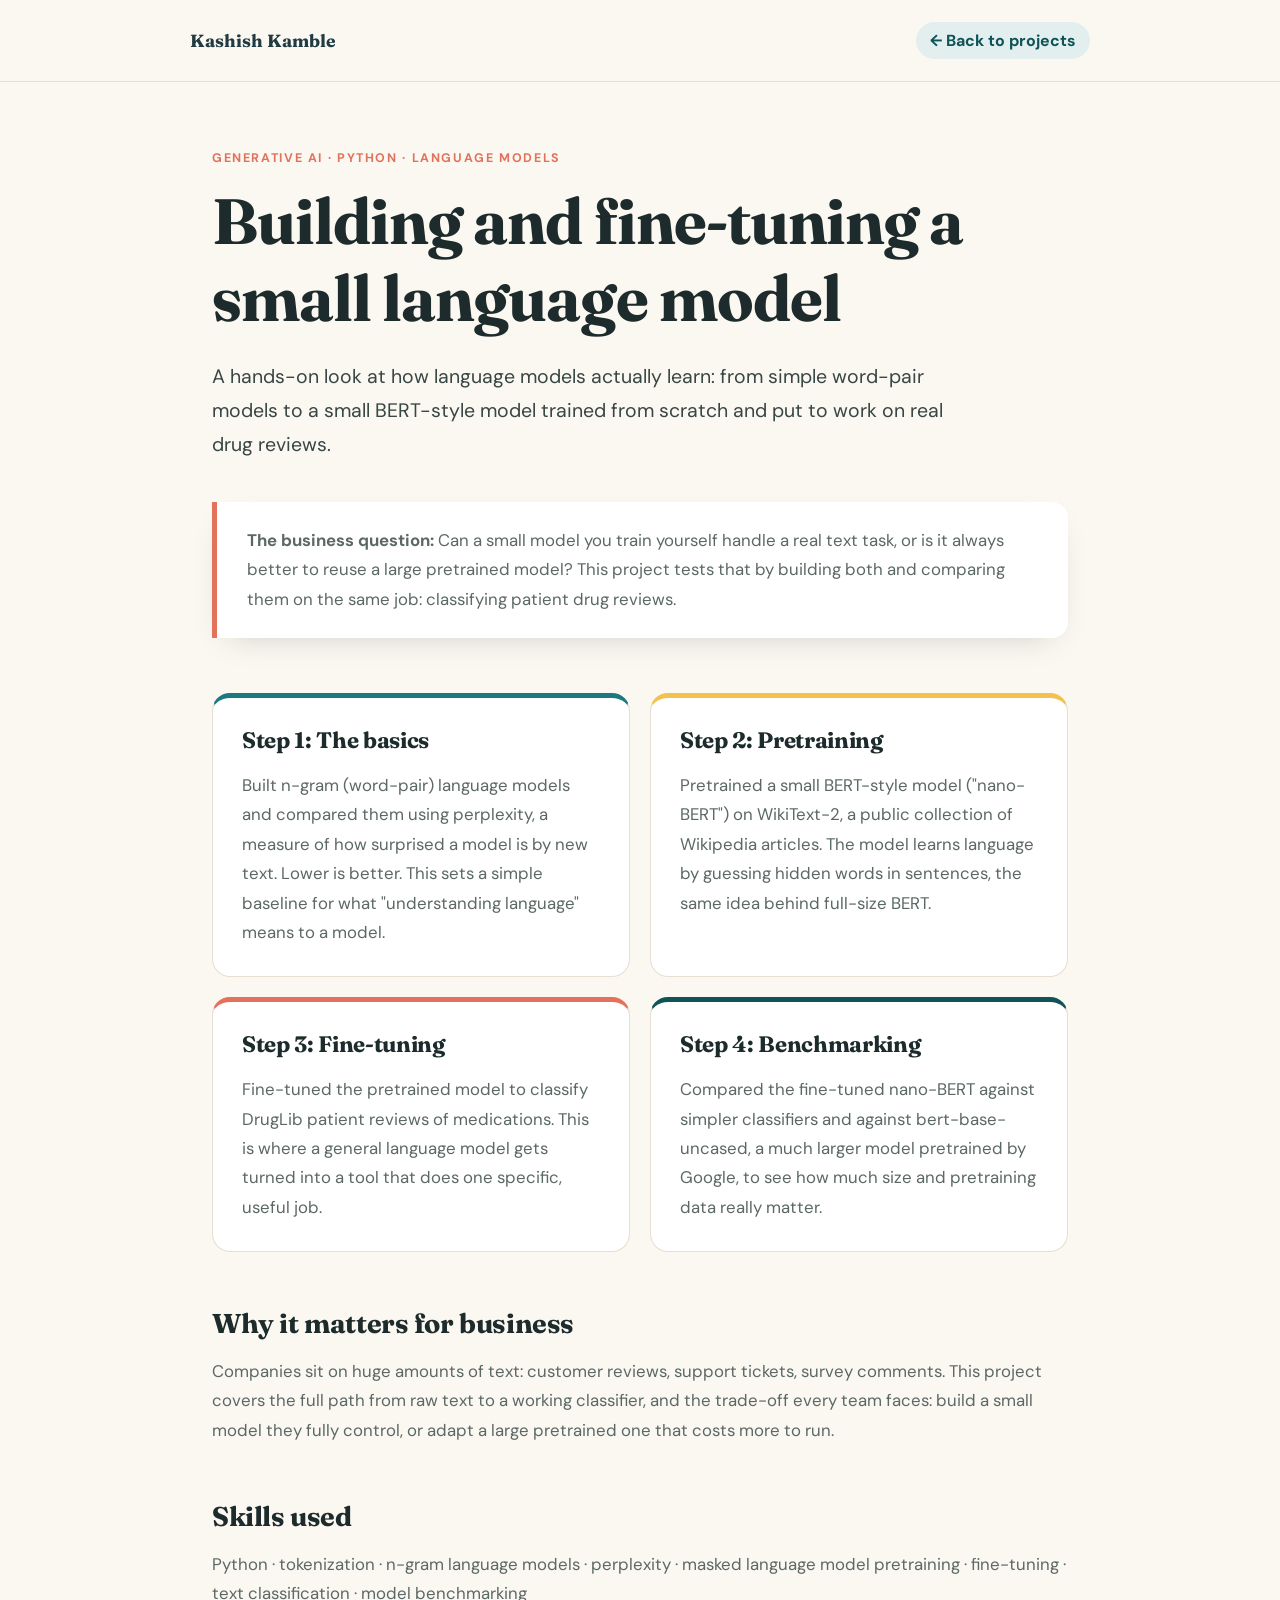
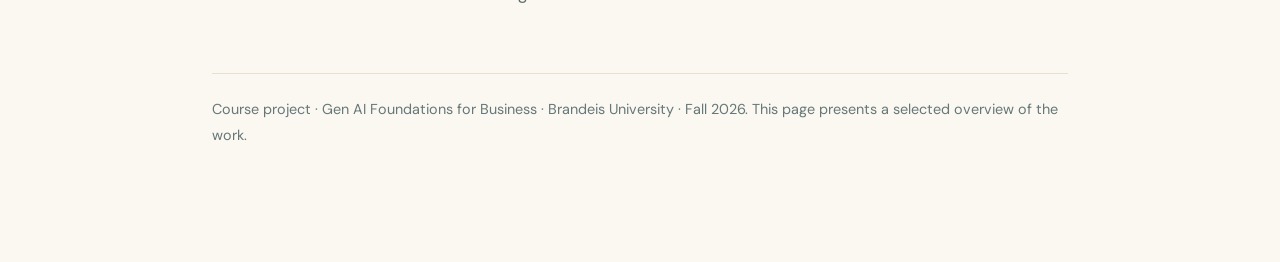
<file: genai-language-models.html>
<!doctype html><html lang="en"><head><meta charset="utf-8"><meta name="viewport" content="width=device-width,initial-scale=1"><title>Building and fine-tuning a small language model | Kashish Kamble</title><meta name="description" content="Gen AI project: pretraining a small BERT-style model on WikiText-2, fine-tuning it to classify DrugLib drug reviews, and benchmarking against bert-base-uncased."><link rel="icon" type="image/svg+xml" href="../favicon.svg"><link rel="stylesheet" href="project-pages.css"></head><body><header class="top"><strong>Kashish Kamble</strong><a href="../index.html#work">← Back to projects</a></header><main><div class="eyebrow">Generative AI · Python · Language models</div><h1>Building and fine-tuning a small language model</h1><p class="lead">A hands-on look at how language models actually learn: from simple word-pair models to a small BERT-style model trained from scratch and put to work on real drug reviews.</p><div class="summary"><p><strong>The business question:</strong> Can a small model you train yourself handle a real text task, or is it always better to reuse a large pretrained model? This project tests that by building both and comparing them on the same job: classifying patient drug reviews.</p></div><div class="grid"><section class="panel"><h2>Step 1: The basics</h2><p>Built n-gram (word-pair) language models and compared them using perplexity, a measure of how surprised a model is by new text. Lower is better. This sets a simple baseline for what "understanding language" means to a model.</p></section><section class="panel"><h2>Step 2: Pretraining</h2><p>Pretrained a small BERT-style model ("nano-BERT") on WikiText-2, a public collection of Wikipedia articles. The model learns language by guessing hidden words in sentences, the same idea behind full-size BERT.</p></section><section class="panel"><h2>Step 3: Fine-tuning</h2><p>Fine-tuned the pretrained model to classify DrugLib patient reviews of medications. This is where a general language model gets turned into a tool that does one specific, useful job.</p></section><section class="panel"><h2>Step 4: Benchmarking</h2><p>Compared the fine-tuned nano-BERT against simpler classifiers and against bert-base-uncased, a much larger model pretrained by Google, to see how much size and pretraining data really matter.</p></section></div><section class="section"><h2>Why it matters for business</h2><p>Companies sit on huge amounts of text: customer reviews, support tickets, survey comments. This project covers the full path from raw text to a working classifier, and the trade-off every team faces: build a small model they fully control, or adapt a large pretrained one that costs more to run.</p></section><section class="section"><h2>Skills used</h2><p>Python · tokenization · n-gram language models · perplexity · masked language model pretraining · fine-tuning · text classification · model benchmarking</p></section><p class="foot">Course project · Gen AI Foundations for Business · Brandeis University · Fall 2026. This page presents a selected overview of the work.</p></main></body></html>
</file>
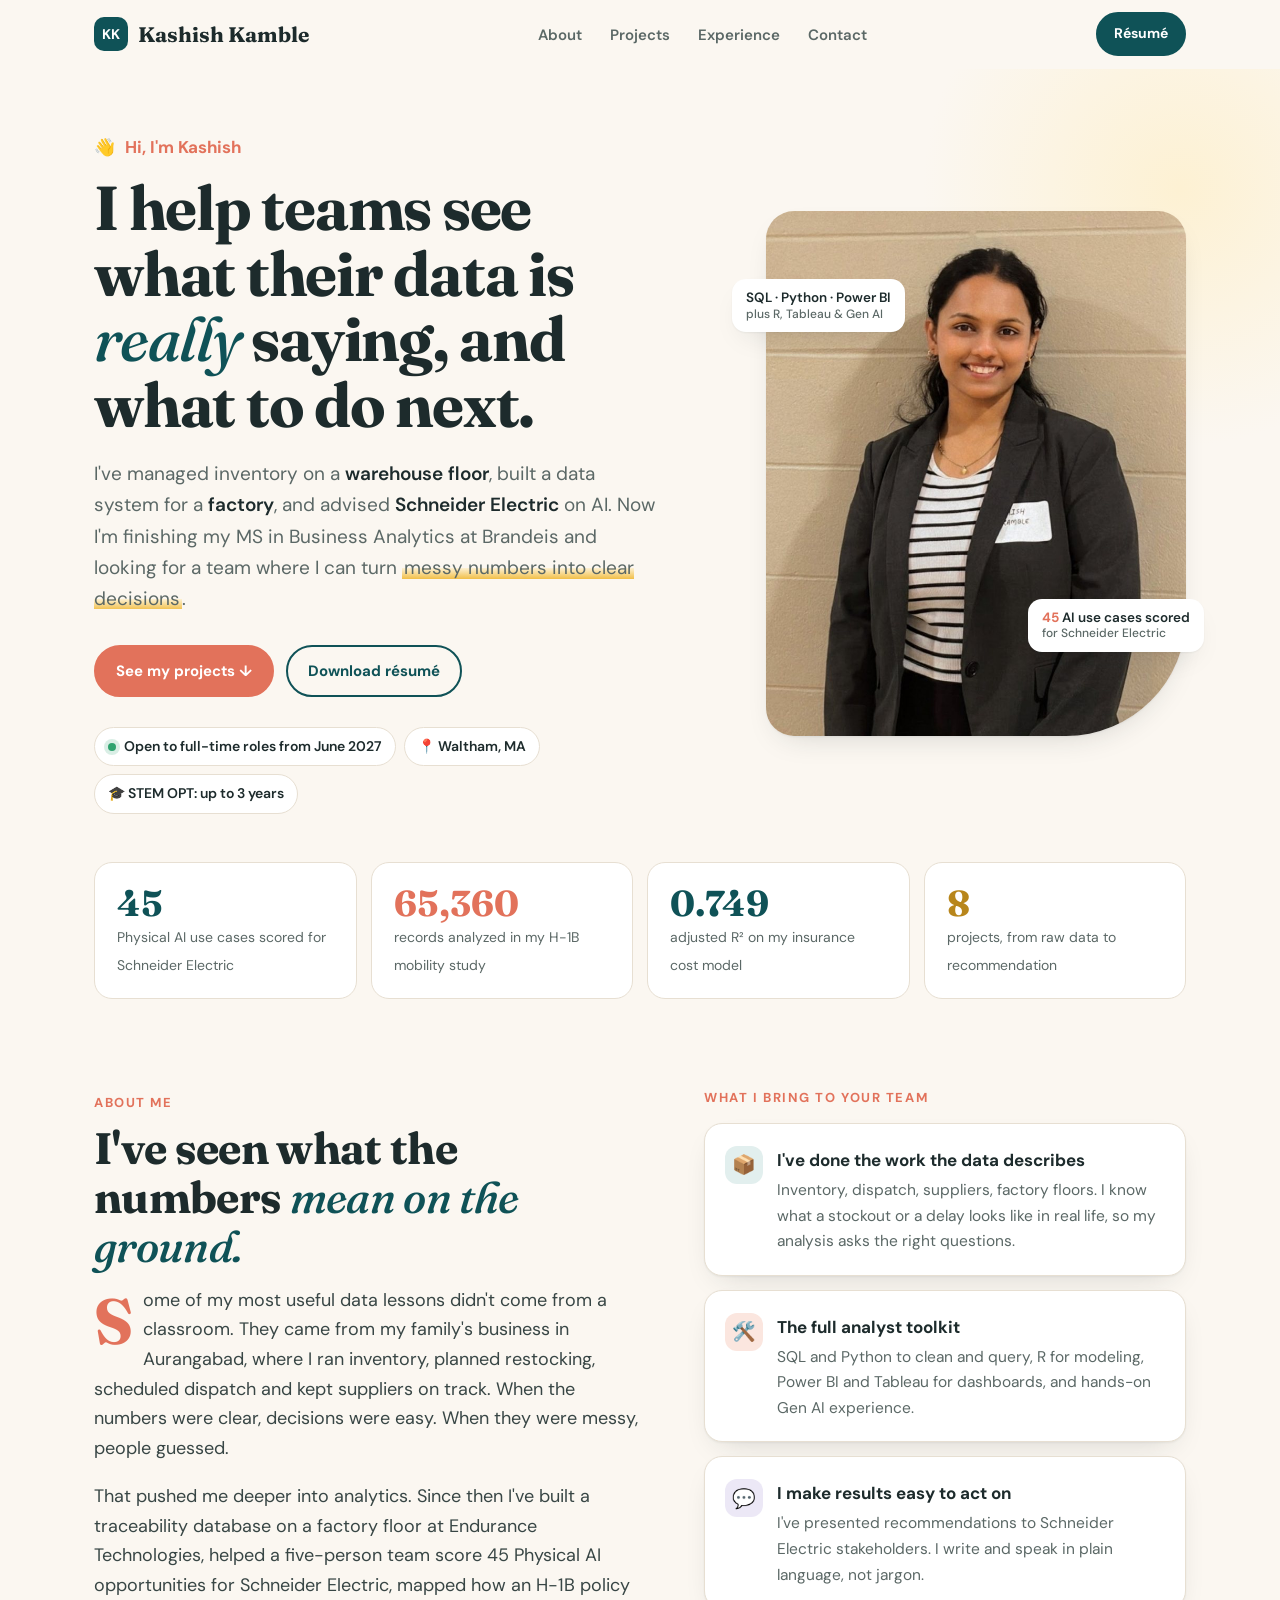
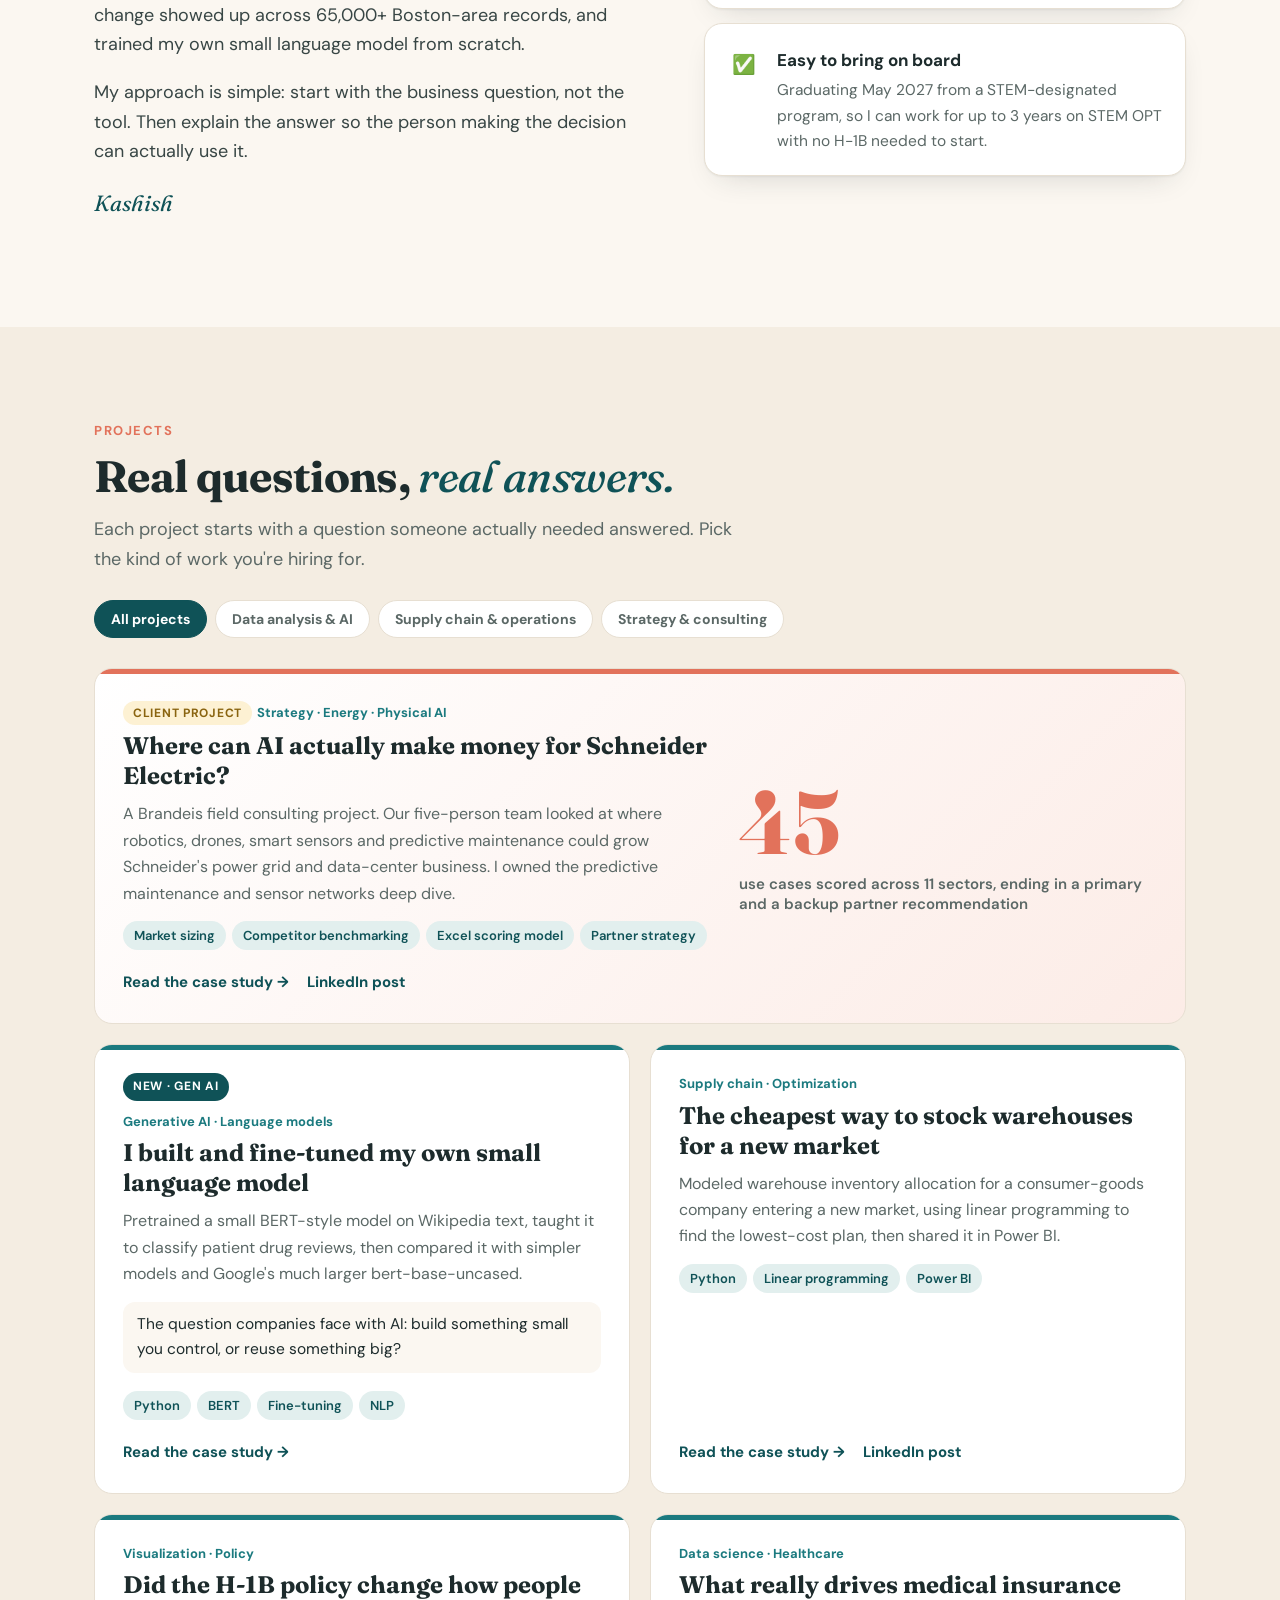
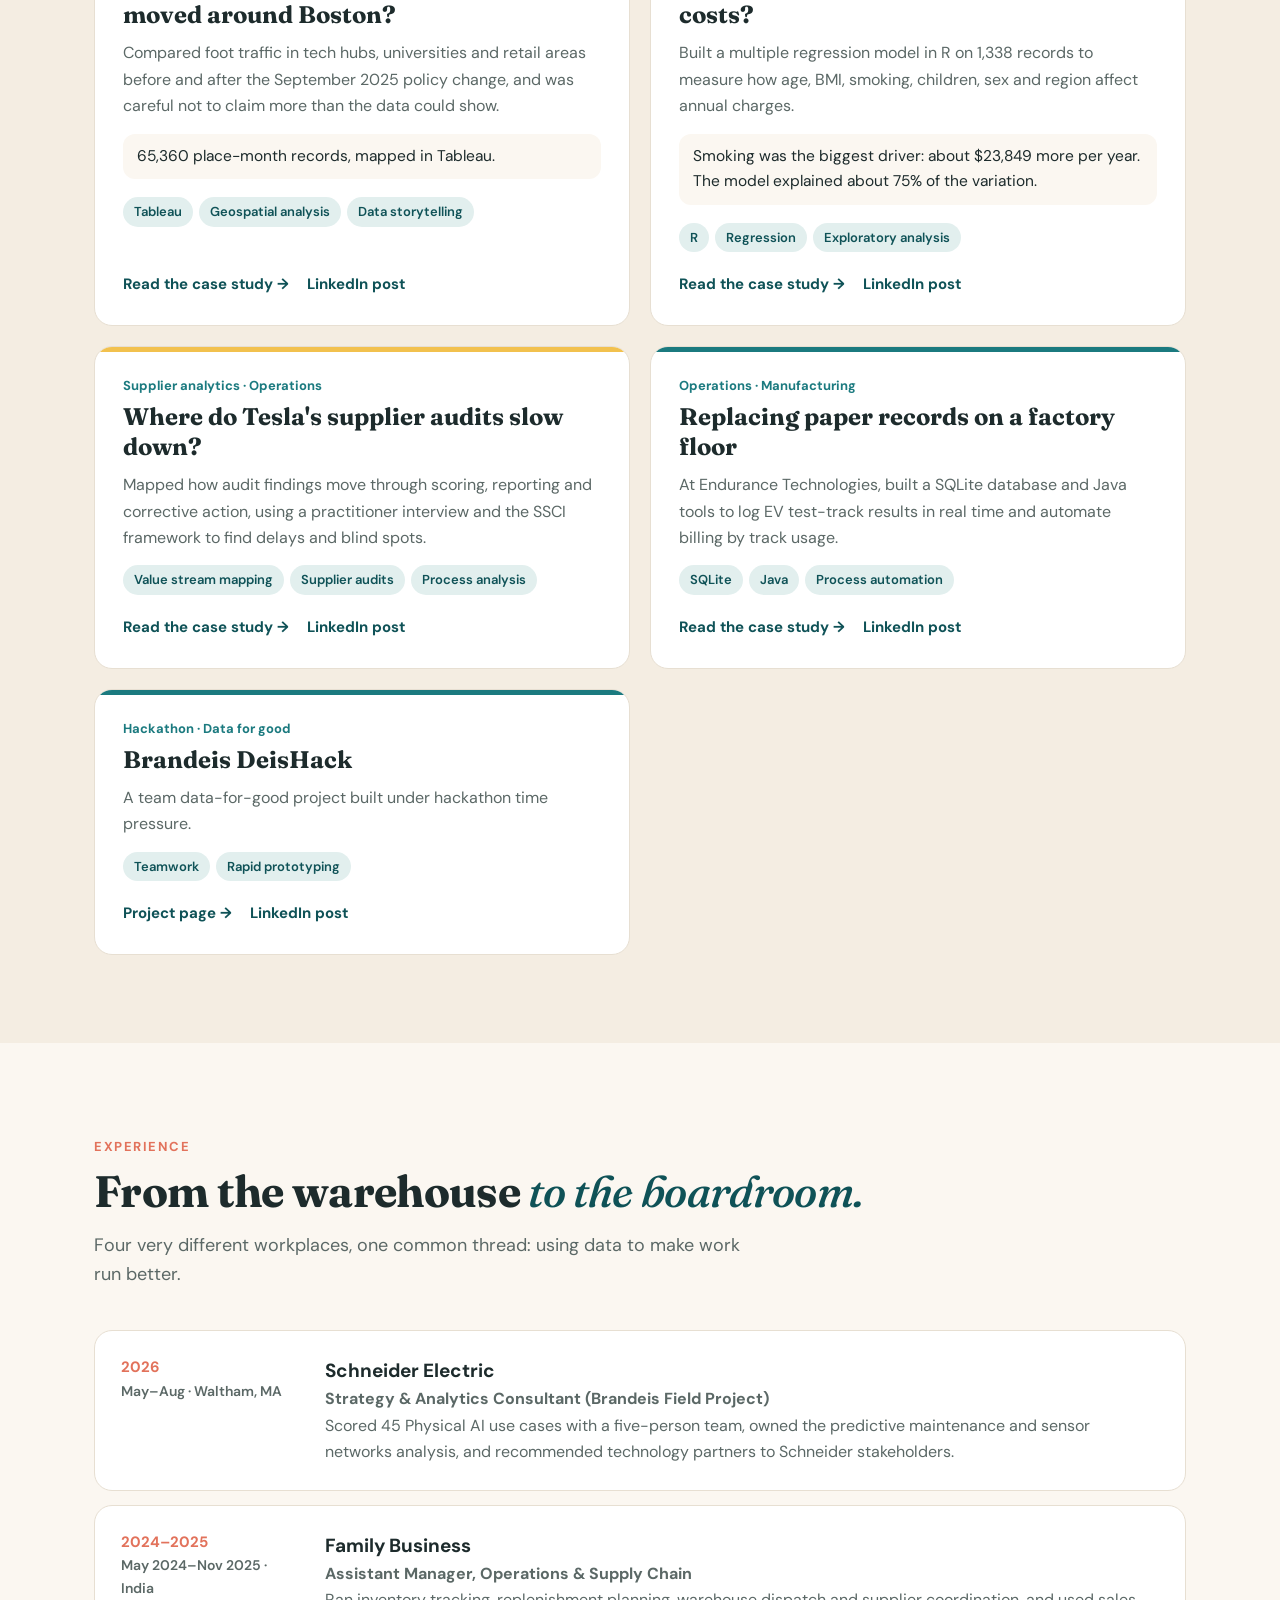
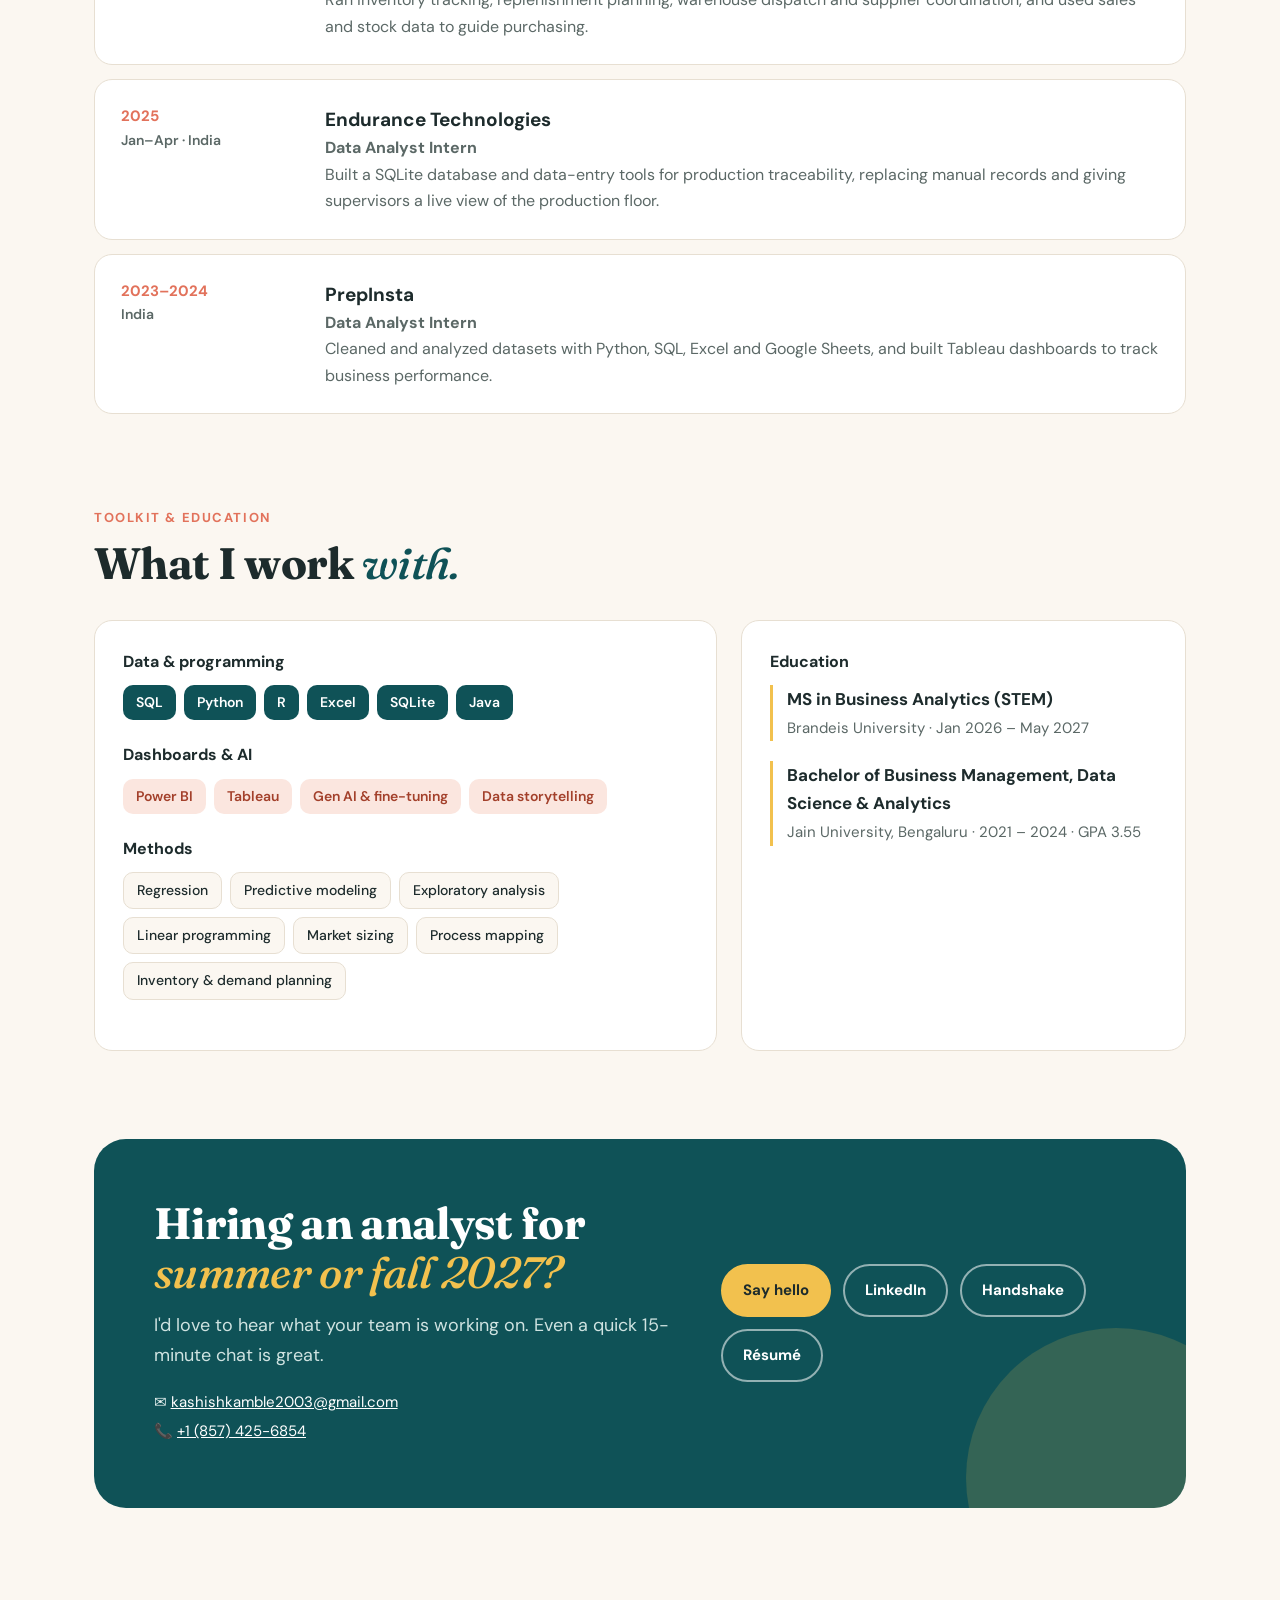
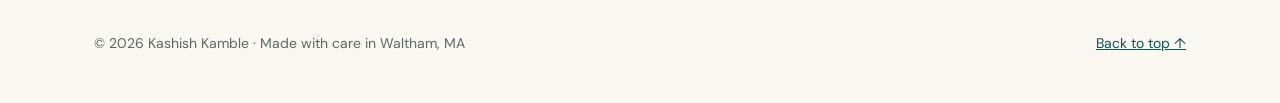
<file: index-2.html>
<!DOCTYPE html>
<html lang="en">
<head>
<meta charset="utf-8">
<meta name="viewport" content="width=device-width, initial-scale=1">
<title>Kashish Kamble | Data &amp; Business Analyst Portfolio</title>
<meta name="description" content="Kashish Kamble is a Business Analytics master's student at Brandeis (May 2027) with real supply chain experience, seeking full-time data, BI and supply chain analyst roles. SQL, Python, R, Power BI, Tableau, Gen AI.">
<meta name="author" content="Kashish Kamble">
<meta name="theme-color" content="#fbf7f1">
<link rel="canonical" href="https://kashishkamble.netlify.app/">

<meta property="og:type" content="website">
<meta property="og:url" content="https://kashishkamble.netlify.app/">
<meta property="og:title" content="Kashish Kamble | Data &amp; Business Analyst Portfolio">
<meta property="og:description" content="From a warehouse floor to Schneider Electric: data, BI and supply chain analytics projects in SQL, Python, R, Power BI, Tableau and Gen AI.">
<meta property="og:image" content="https://kashishkamble.netlify.app/kashish-kamble.jpg">
<meta property="og:image:alt" content="Kashish Kamble at a professional networking event">
<meta name="twitter:card" content="summary_large_image">

<link rel="icon" type="image/svg+xml" href="favicon.svg">
<link rel="preload" as="image" href="kashish-kamble.jpg" fetchpriority="high">
<link rel="preconnect" href="https://fonts.googleapis.com">
<link rel="preconnect" href="https://fonts.gstatic.com" crossorigin>
<link href="https://fonts.googleapis.com/css2?family=DM+Sans:opsz,wght@9..40,400;9..40,500;9..40,600;9..40,700&family=Fraunces:ital,opsz,wght@0,9..144,500;0,9..144,700;1,9..144,500&display=swap" rel="stylesheet">

<script type="application/ld+json">
{
  "@context": "https://schema.org",
  "@type": "Person",
  "name": "Kashish Kamble",
  "url": "https://kashishkamble.netlify.app/",
  "image": "https://kashishkamble.netlify.app/kashish-kamble.jpg",
  "jobTitle": "Data & Business Analyst",
  "email": "mailto:kashishkamble2003@gmail.com",
  "address": {"@type": "PostalAddress", "addressLocality": "Waltham", "addressRegion": "MA", "addressCountry": "US"},
  "alumniOf": [
    {"@type": "CollegeOrUniversity", "name": "Brandeis University"},
    {"@type": "CollegeOrUniversity", "name": "Jain University"}
  ],
  "knowsAbout": ["Data Analysis", "Business Intelligence", "Supply Chain Analytics", "Generative AI", "SQL", "Python", "R", "Power BI", "Tableau", "Regression Analysis"],
  "sameAs": [
    "https://www.linkedin.com/in/kashishkamble369/",
    "https://brandeis.joinhandshake.com/profiles/kashishkamble343"
  ]
}
</script>

<style>
:root{
  --bg:#fbf7f1; --bg-2:#f4ede2; --surface:#ffffff; --ink:#1d2b2c; --muted:#5b6866; --line:#e7dfd2;
  --teal:#0f5257; --teal-2:#1b7a7f; --teal-soft:#e2efee;
  --coral:#e2725b; --coral-soft:#fbe6df; --sun:#f2c14e; --sun-soft:#fdf1d3;
  --radius:18px; --shadow:0 1px 2px rgba(29,43,44,.05),0 12px 32px -16px rgba(29,43,44,.22);
  --display:"Fraunces",Georgia,serif;
  --sans:"DM Sans",system-ui,-apple-system,"Segoe UI",Roboto,Arial,sans-serif;
}
*{box-sizing:border-box}
html{scroll-behavior:smooth;scroll-padding-top:84px}
body{margin:0;background:var(--bg);color:var(--ink);font:17px/1.65 var(--sans);-webkit-font-smoothing:antialiased}
img{max-width:100%;display:block}
a{color:var(--teal)}
a:focus-visible,button:focus-visible{outline:3px solid var(--sun);outline-offset:3px;border-radius:8px}
.wrap{max-width:1140px;margin:0 auto;padding:0 24px}
.skip{position:absolute;left:-999px;top:8px;background:var(--teal);color:#fff;padding:8px 14px;border-radius:8px;z-index:100}
.skip:focus{left:12px}
.mark{background:linear-gradient(transparent 52%,var(--sun-soft) 52%,var(--sun) 94%,transparent 94%);padding:0 .08em}

/* Scroll reveal (off for reduced motion) */
.reveal{opacity:0;transform:translateY(18px);transition:opacity .6s ease,transform .6s ease}
.reveal.in{opacity:1;transform:none}
@media (prefers-reduced-motion:reduce){html{scroll-behavior:auto}.reveal{opacity:1;transform:none;transition:none}*{animation:none!important;transition:none!important}}

/* Header */
header{position:sticky;top:0;z-index:50;background:rgba(251,247,241,.86);backdrop-filter:saturate(1.4) blur(12px);border-bottom:1px solid transparent;transition:border-color .2s}
header.scrolled{border-bottom-color:var(--line)}
.nav{display:flex;align-items:center;justify-content:space-between;height:68px;gap:16px}
.logo{display:flex;align-items:center;gap:10px;font-family:var(--display);font-size:21px;font-weight:700;color:var(--ink);text-decoration:none}
.logo i{display:grid;place-items:center;width:34px;height:34px;border-radius:10px;background:var(--teal);color:#fff;font:700 14px var(--sans);font-style:normal}
.nav ul{display:flex;gap:28px;list-style:none;margin:0;padding:0}
.nav ul a{color:var(--muted);text-decoration:none;font-size:15px;font-weight:600}
.nav ul a:hover{color:var(--teal)}
.btn{display:inline-flex;align-items:center;gap:8px;padding:12px 20px;border-radius:999px;font-weight:700;font-size:15px;text-decoration:none;border:2px solid var(--teal);transition:transform .15s,box-shadow .15s,background .15s}
.btn:hover{transform:translateY(-2px);box-shadow:0 8px 18px -10px rgba(15,82,87,.6)}
.btn-solid{background:var(--teal);color:#fff}
.btn-coral{background:var(--coral);border-color:var(--coral);color:#fff}
.btn-coral:hover{box-shadow:0 8px 18px -10px rgba(226,114,91,.8)}
.btn-ghost{color:var(--teal);background:transparent}
.btn-ghost:hover{background:var(--teal-soft)}
.btn-sm{padding:8px 16px;font-size:14px}
@media (max-width:780px){.nav ul{display:none}}

/* Hero */
.hero{padding:64px 0 48px;position:relative;overflow:hidden}
.hero::before{content:"";position:absolute;width:520px;height:520px;right:-160px;top:-140px;border-radius:50%;background:radial-gradient(circle,var(--sun-soft) 0%,transparent 70%);z-index:-1}
.hero-grid{display:grid;grid-template-columns:minmax(0,1.3fr) minmax(0,1fr);gap:56px;align-items:center}
.hello{display:inline-flex;align-items:center;gap:10px;font-weight:700;color:var(--coral);font-size:17px}
.wave{display:inline-block;animation:wave 2.4s ease-in-out 1s 2;transform-origin:70% 70%}
@keyframes wave{0%,60%,100%{transform:rotate(0)}10%,30%{transform:rotate(14deg)}20%{transform:rotate(-8deg)}40%{transform:rotate(-4deg)}50%{transform:rotate(10deg)}}
h1{font-family:var(--display);font-weight:700;font-size:clamp(38px,5.2vw,62px);line-height:1.06;letter-spacing:-.02em;margin:14px 0 20px}
h1 em{font-style:italic;font-weight:500;color:var(--teal)}
.lead{font-size:19px;color:var(--muted);max-width:570px;margin:0 0 30px}
.lead b{color:var(--ink);font-weight:600}
.cta{display:flex;flex-wrap:wrap;gap:12px;margin-bottom:30px}
.status{display:flex;flex-wrap:wrap;gap:8px;margin:0;padding:0;list-style:none}
.status li{display:inline-flex;align-items:center;gap:8px;background:var(--surface);border:1px solid var(--line);padding:7px 13px;border-radius:999px;font-size:14px;font-weight:600;color:var(--ink)}
.dot{width:8px;height:8px;border-radius:50%;background:#2fa36f;box-shadow:0 0 0 4px rgba(47,163,111,.18)}
.photo{position:relative;max-width:420px;justify-self:end;width:100%}
.photo img{width:100%;height:auto;aspect-ratio:4/5;object-fit:cover;object-position:50% 30%;border-radius:28px 28px 120px 28px;box-shadow:var(--shadow)}
.chip{position:absolute;background:var(--surface);border-radius:14px;padding:10px 14px;box-shadow:var(--shadow);font-size:13.5px;font-weight:600;line-height:1.3}
.chip small{display:block;color:var(--muted);font-weight:500;font-size:12px}
.chip-1{left:-34px;top:13%}
.chip-2{right:-18px;bottom:16%}
.chip b{color:var(--coral)}
@media (max-width:880px){.hero-grid{grid-template-columns:1fr}.photo{justify-self:start;max-width:340px}.chip-1{left:-8px}.chip-2{right:-8px}}

/* Numbers */
.numbers{display:grid;grid-template-columns:repeat(4,1fr);gap:14px}
.numbers div{background:var(--surface);border:1px solid var(--line);border-radius:var(--radius);padding:22px 22px 20px}
.numbers strong{display:block;font-family:var(--display);font-size:36px;line-height:1.05;color:var(--teal)}
.numbers div:nth-child(2) strong{color:var(--coral)}
.numbers div:nth-child(4) strong{color:#b8861b}
.numbers span{font-size:14px;color:var(--muted)}
@media (max-width:780px){.numbers{grid-template-columns:1fr 1fr}}

/* Sections */
section{padding:88px 0}
.eyebrow{display:inline-block;font-size:13px;font-weight:700;letter-spacing:.12em;text-transform:uppercase;color:var(--coral);margin:0 0 10px}
h2{font-family:var(--display);font-weight:700;font-size:clamp(30px,3.8vw,44px);line-height:1.12;letter-spacing:-.015em;margin:0 0 14px}
h2 em{font-style:italic;font-weight:500;color:var(--teal)}
.intro{color:var(--muted);max-width:650px;margin:0 0 40px;font-size:18px}

/* About */
.about{display:grid;grid-template-columns:minmax(0,1.15fr) minmax(0,1fr);gap:56px;align-items:start}
.story p{font-size:18px;margin:0 0 18px;color:#384645}
.story .first::first-letter{font-family:var(--display);float:left;font-size:64px;line-height:.9;padding:6px 10px 0 0;color:var(--coral);font-weight:700}
.story .sign{font-family:var(--display);font-style:italic;font-size:22px;color:var(--teal);margin-top:8px}
.bring{display:grid;gap:14px}
.story .eyebrow,.bring .eyebrow{color:var(--coral);font-size:13px;margin:0 0 10px}
.bring article{background:var(--surface);border:1px solid var(--line);border-radius:var(--radius);padding:22px 22px 20px 72px;position:relative;box-shadow:var(--shadow)}
.bring .ic{position:absolute;left:20px;top:22px;width:38px;height:38px;border-radius:12px;display:grid;place-items:center;font-size:19px}
.bring article:nth-child(1) .ic{background:var(--sun-soft)}
.bring article:nth-child(2) .ic{background:var(--teal-soft)}
.bring article:nth-child(3) .ic{background:var(--coral-soft)}
.bring article:nth-child(4) .ic{background:#ece8f6}
.bring h3{margin:0 0 4px;font-size:17px}
.bring p{margin:0;color:var(--muted);font-size:15.5px}
@media (max-width:880px){.about{grid-template-columns:1fr}}

/* Work */
.work-bg{background:var(--bg-2)}
.filters{display:flex;flex-wrap:wrap;gap:8px;margin:-14px 0 30px}
.filters button{font:700 14px var(--sans);padding:9px 16px;border-radius:999px;border:1.5px solid var(--line);background:var(--surface);color:var(--muted);cursor:pointer;transition:all .15s}
.filters button:hover{border-color:var(--teal);color:var(--teal)}
.filters button[aria-pressed="true"]{background:var(--teal);border-color:var(--teal);color:#fff}
.grid{display:grid;grid-template-columns:repeat(2,1fr);gap:20px}
.card{background:var(--surface);border:1px solid var(--line);border-radius:var(--radius);padding:28px;display:flex;flex-direction:column;position:relative;overflow:hidden;transition:transform .2s,box-shadow .2s}
.card:hover{transform:translateY(-4px);box-shadow:var(--shadow)}
.card::before{content:"";position:absolute;left:0;top:0;right:0;height:5px;background:var(--c,var(--teal))}
.card[data-cat~="strategy"]{--c:var(--coral)}
.card[data-cat~="supply"]{--c:var(--sun)}
.card[data-cat~="data"]{--c:var(--teal-2)}
.card.feature{grid-column:1/-1;display:grid;grid-template-columns:minmax(0,1.4fr) minmax(0,1fr);gap:32px;align-items:center;background:linear-gradient(135deg,#fff 0%,var(--coral-soft) 130%)}
.card.feature .big{font-family:var(--display);font-size:88px;line-height:1;color:var(--coral);font-weight:700}
.card.feature .big small{display:block;font:600 15px var(--sans);color:var(--muted);margin-top:8px}
.badge{align-self:flex-start;font-size:12px;font-weight:700;letter-spacing:.06em;text-transform:uppercase;padding:4px 10px;border-radius:999px;background:var(--sun-soft);color:#8a6410;margin-bottom:10px}
.badge.new{background:var(--teal);color:#fff}
.card .cat{font-size:13px;font-weight:700;color:var(--teal-2)}
.card h3{font-family:var(--display);font-weight:700;font-size:24px;line-height:1.25;margin:6px 0 10px}
.card p{color:var(--muted);margin:0 0 14px;font-size:16px}
.card .result{color:var(--ink);font-size:15.5px;background:var(--bg);border-radius:12px;padding:10px 14px;margin-bottom:18px}
.tags{display:flex;flex-wrap:wrap;gap:6px;list-style:none;padding:0;margin:0 0 20px}
.tags li{font-size:13px;font-weight:600;background:var(--teal-soft);color:var(--teal);padding:4px 11px;border-radius:999px}
.links{margin-top:auto;display:flex;flex-wrap:wrap;gap:18px;font-size:15px;font-weight:700}
.links a{text-decoration:none}
.links a:hover{text-decoration:underline;text-underline-offset:4px}
.card[hidden]{display:none}
@media (max-width:780px){.grid{grid-template-columns:1fr}.card.feature{grid-template-columns:1fr}.card.feature .big{font-size:64px}}

/* Experience */
.timeline{list-style:none;margin:0;padding:0;display:grid;gap:14px}
.timeline li{display:grid;grid-template-columns:180px minmax(0,1fr);gap:24px;background:var(--surface);border:1px solid var(--line);border-radius:var(--radius);padding:24px 26px}
.when{font-size:14px;color:var(--muted);font-weight:600}
.when b{display:block;color:var(--coral);font-size:15px}
.timeline h3{margin:0;font-size:19px}
.role{color:var(--teal);font-weight:700;font-size:15.5px;margin:2px 0 6px}
.timeline p{margin:0;color:var(--muted);font-size:16px}
@media (max-width:700px){.timeline li{grid-template-columns:1fr;gap:6px}}

/* Skills + education */
.two{display:grid;grid-template-columns:1.4fr 1fr;gap:24px}
.box{background:var(--surface);border:1px solid var(--line);border-radius:var(--radius);padding:28px}
.box h3{font-size:16px;margin:0 0 10px}
.chips{display:flex;flex-wrap:wrap;gap:8px;margin:0 0 22px;padding:0;list-style:none}
.chips li{background:var(--teal);color:#fff;font-weight:600;font-size:14px;padding:6px 13px;border-radius:10px}
.chips.warm li{background:var(--coral-soft);color:#a3402b}
.chips.plain li{background:var(--bg);color:var(--ink);font-weight:500;border:1px solid var(--line)}
.edu{margin:0 0 20px;padding-left:14px;border-left:3px solid var(--sun)}
.edu:last-child{margin:0}
.edu b{display:block;font-size:17px}
.edu span{color:var(--muted);font-size:15px}
@media (max-width:880px){.two{grid-template-columns:1fr}}

/* Contact */
.contact{background:var(--teal);color:#e6f1f0;border-radius:32px;padding:60px;display:grid;grid-template-columns:1.3fr 1fr;gap:40px;align-items:center;position:relative;overflow:hidden}
.contact::after{content:"";position:absolute;width:300px;height:300px;border-radius:50%;background:rgba(242,193,78,.16);right:-80px;bottom:-120px}
.contact h2{color:#fff}
.contact h2 em{color:var(--sun)}
.contact p{color:#cfe3e1;margin:0;font-size:18px}
.contact .btn-solid{background:var(--sun);border-color:var(--sun);color:var(--ink)}
.contact .btn-ghost{color:#fff;border-color:rgba(255,255,255,.55)}
.contact .btn-ghost:hover{background:rgba(255,255,255,.1)}
.contact ul{list-style:none;padding:0;margin:20px 0 0;font-size:15px}
.contact ul li{margin:4px 0}
.contact ul a{color:#fff}
.contact .cta{position:relative;z-index:1}
@media (max-width:880px){.contact{grid-template-columns:1fr;padding:40px 28px}}
footer{padding:36px 0 48px;color:var(--muted);font-size:14px}
footer .wrap{display:flex;justify-content:space-between;flex-wrap:wrap;gap:10px}
</style>
</head>
<body id="top">
<a class="skip" href="#main">Skip to content</a>

<header id="hdr">
  <nav class="wrap nav" aria-label="Main">
    <a class="logo" href="#top"><i aria-hidden="true">KK</i>Kashish Kamble</a>
    <ul>
      <li><a href="#about">About</a></li>
      <li><a href="#work">Projects</a></li>
      <li><a href="#experience">Experience</a></li>
      <li><a href="#contact">Contact</a></li>
    </ul>
    <a class="btn btn-solid btn-sm" href="Kashish_Kamble_Resume.pdf" target="_blank" rel="noopener">Résumé</a>
  </nav>
</header>

<main id="main">
  <!-- HERO -->
  <div class="hero">
    <div class="wrap hero-grid">
      <div>
        <span class="hello"><span class="wave" aria-hidden="true">👋</span> Hi, I'm Kashish</span>
        <h1>I help teams see what their data is <em>really</em> saying, and what to do next.</h1>
        <p class="lead">I've managed inventory on a <b>warehouse floor</b>, built a data system for a <b>factory</b>, and advised <b>Schneider Electric</b> on AI. Now I'm finishing my MS in Business Analytics at Brandeis and looking for a team where I can turn <span class="mark">messy numbers into clear decisions</span>.</p>
        <div class="cta">
          <a class="btn btn-coral" href="#work">See my projects ↓</a>
          <a class="btn btn-ghost" href="Kashish_Kamble_Resume.pdf" target="_blank" rel="noopener">Download résumé</a>
        </div>
        <ul class="status">
          <li><span class="dot" aria-hidden="true"></span>Open to full-time roles from June 2027</li>
          <li>📍 Waltham, MA</li>
          <li>🎓 STEM OPT: up to 3 years</li>
        </ul>
      </div>
      <div class="photo">
        <img src="kashish-kamble.jpg" alt="Kashish Kamble at a professional networking event" width="800" height="1000" fetchpriority="high" decoding="async">
        <div class="chip chip-1" aria-hidden="true">SQL · Python · Power BI<small>plus R, Tableau &amp; Gen AI</small></div>
        <div class="chip chip-2" aria-hidden="true"><b>45</b> AI use cases scored<small>for Schneider Electric</small></div>
      </div>
    </div>
  </div>

  <div class="wrap reveal">
    <div class="numbers" role="list">
      <div role="listitem"><strong>45</strong><span>Physical AI use cases scored for Schneider Electric</span></div>
      <div role="listitem"><strong>65,360</strong><span>records analyzed in my H-1B mobility study</span></div>
      <div role="listitem"><strong>0.749</strong><span>adjusted R² on my insurance cost model</span></div>
      <div role="listitem"><strong>8</strong><span>projects, from raw data to recommendation</span></div>
    </div>
  </div>

  <!-- ABOUT -->
  <section id="about" aria-labelledby="about-h">
    <div class="wrap about">
      <div class="story reveal">
        <p class="eyebrow">About me</p>
        <h2 id="about-h">I've seen what the numbers <em>mean on the ground.</em></h2>
        <p class="first">Some of my most useful data lessons didn't come from a classroom. They came from my family's business in Aurangabad, where I ran inventory, planned restocking, scheduled dispatch and kept suppliers on track. When the numbers were clear, decisions were easy. When they were messy, people guessed.</p>
        <p>That pushed me deeper into analytics. Since then I've built a traceability database on a factory floor at Endurance Technologies, helped a five-person team score 45 Physical AI opportunities for Schneider Electric, mapped how an H-1B policy change showed up across 65,000+ Boston-area records, and trained my own small language model from scratch.</p>
        <p>My approach is simple: start with the business question, not the tool. Then explain the answer so the person making the decision can actually use it.</p>
        <p class="sign">Kashish</p>
      </div>
      <div class="bring reveal">
        <p class="eyebrow" style="margin-bottom:0">What I bring to your team</p>
        <article><span class="ic" aria-hidden="true">📦</span><h3>I've done the work the data describes</h3><p>Inventory, dispatch, suppliers, factory floors. I know what a stockout or a delay looks like in real life, so my analysis asks the right questions.</p></article>
        <article><span class="ic" aria-hidden="true">🛠️</span><h3>The full analyst toolkit</h3><p>SQL and Python to clean and query, R for modeling, Power BI and Tableau for dashboards, and hands-on Gen AI experience.</p></article>
        <article><span class="ic" aria-hidden="true">💬</span><h3>I make results easy to act on</h3><p>I've presented recommendations to Schneider Electric stakeholders. I write and speak in plain language, not jargon.</p></article>
        <article><span class="ic" aria-hidden="true">✅</span><h3>Easy to bring on board</h3><p>Graduating May 2027 from a STEM-designated program, so I can work for up to 3 years on STEM OPT with no H-1B needed to start.</p></article>
      </div>
    </div>
  </section>

  <!-- WORK -->
  <section id="work" class="work-bg" aria-labelledby="work-h">
    <div class="wrap">
      <p class="eyebrow">Projects</p>
      <h2 id="work-h">Real questions, <em>real answers.</em></h2>
      <p class="intro">Each project starts with a question someone actually needed answered. Pick the kind of work you're hiring for.</p>
      <div class="filters" role="group" aria-label="Filter projects">
        <button type="button" data-filter="all" aria-pressed="true">All projects</button>
        <button type="button" data-filter="data" aria-pressed="false">Data analysis &amp; AI</button>
        <button type="button" data-filter="supply" aria-pressed="false">Supply chain &amp; operations</button>
        <button type="button" data-filter="strategy" aria-pressed="false">Strategy &amp; consulting</button>
      </div>

      <div class="grid">
        <article class="card feature reveal" data-cat="strategy">
          <div>
            <span class="badge">Client project</span>
            <span class="cat">Strategy · Energy · Physical AI</span>
            <h3>Where can AI actually make money for Schneider Electric?</h3>
            <p>A Brandeis field consulting project. Our five-person team looked at where robotics, drones, smart sensors and predictive maintenance could grow Schneider's power grid and data-center business. I owned the predictive maintenance and sensor networks deep dive.</p>
            <ul class="tags"><li>Market sizing</li><li>Competitor benchmarking</li><li>Excel scoring model</li><li>Partner strategy</li></ul>
            <div class="links"><a href="projects/schneider-physical-ai.html">Read the case study →</a><a href="https://www.linkedin.com/posts/kashishkamble369_schneiderelectric-businessanalytics-artificialintelligence-share-7507179862693023745-ZAzO/" target="_blank" rel="noopener">LinkedIn post</a></div>
          </div>
          <div class="big">45<small>use cases scored across 11 sectors, ending in a primary and a backup partner recommendation</small></div>
        </article>

        <article class="card reveal" data-cat="data">
          <span class="badge new">New · Gen AI</span>
          <span class="cat">Generative AI · Language models</span>
          <h3>I built and fine-tuned my own small language model</h3>
          <p>Pretrained a small BERT-style model on Wikipedia text, taught it to classify patient drug reviews, then compared it with simpler models and Google's much larger bert-base-uncased.</p>
          <p class="result">The question companies face with AI: build something small you control, or reuse something big?</p>
          <ul class="tags"><li>Python</li><li>BERT</li><li>Fine-tuning</li><li>NLP</li></ul>
          <div class="links"><a href="projects/genai-language-models.html">Read the case study →</a></div>
        </article>

        <article class="card reveal" data-cat="supply data">
          <span class="cat">Supply chain · Optimization</span>
          <h3>The cheapest way to stock warehouses for a new market</h3>
          <p>Modeled warehouse inventory allocation for a consumer-goods company entering a new market, using linear programming to find the lowest-cost plan, then shared it in Power BI.</p>
          <ul class="tags"><li>Python</li><li>Linear programming</li><li>Power BI</li></ul>
          <div class="links"><a href="projects/supply-chain-optimization.html">Read the case study →</a><a href="https://www.linkedin.com/posts/kashishkamble369_final-project-supply-chain-management-for-ugcPost-7260168075734319105-XyU1/" target="_blank" rel="noopener">LinkedIn post</a></div>
        </article>

        <article class="card reveal" data-cat="data">
          <span class="cat">Visualization · Policy</span>
          <h3>Did the H-1B policy change how people moved around Boston?</h3>
          <p>Compared foot traffic in tech hubs, universities and retail areas before and after the September 2025 policy change, and was careful not to claim more than the data could show.</p>
          <p class="result">65,360 place-month records, mapped in Tableau.</p>
          <ul class="tags"><li>Tableau</li><li>Geospatial analysis</li><li>Data storytelling</li></ul>
          <div class="links"><a href="projects/h1b-policy-mobility.html">Read the case study →</a><a href="https://www.linkedin.com/posts/kashishkamble369_did-h1-b-policy-impacted-mobility-patterns-ugcPost-7459610180461195264-Z7Y3/" target="_blank" rel="noopener">LinkedIn post</a></div>
        </article>

        <article class="card reveal" data-cat="data">
          <span class="cat">Data science · Healthcare</span>
          <h3>What really drives medical insurance costs?</h3>
          <p>Built a multiple regression model in R on 1,338 records to measure how age, BMI, smoking, children, sex and region affect annual charges.</p>
          <p class="result">Smoking was the biggest driver: about $23,849 more per year. The model explained about 75% of the variation.</p>
          <ul class="tags"><li>R</li><li>Regression</li><li>Exploratory analysis</li></ul>
          <div class="links"><a href="projects/medical-insurance.html">Read the case study →</a><a href="https://www.linkedin.com/posts/kashishkamble369_predicting-medical-insurance-charges-ugcPost-7463586680948703232-THBX/" target="_blank" rel="noopener">LinkedIn post</a></div>
        </article>

        <article class="card reveal" data-cat="supply strategy">
          <span class="cat">Supplier analytics · Operations</span>
          <h3>Where do Tesla's supplier audits slow down?</h3>
          <p>Mapped how audit findings move through scoring, reporting and corrective action, using a practitioner interview and the SSCI framework to find delays and blind spots.</p>
          <ul class="tags"><li>Value stream mapping</li><li>Supplier audits</li><li>Process analysis</li></ul>
          <div class="links"><a href="projects/tesla-supplier-audit.html">Read the case study →</a><a href="https://www.linkedin.com/posts/kashishkamble369_tesla-supplier-audit-under-the-ssci-framework-ugcPost-7481955908210778113-hbHv/" target="_blank" rel="noopener">LinkedIn post</a></div>
        </article>

        <article class="card reveal" data-cat="supply data">
          <span class="cat">Operations · Manufacturing</span>
          <h3>Replacing paper records on a factory floor</h3>
          <p>At Endurance Technologies, built a SQLite database and Java tools to log EV test-track results in real time and automate billing by track usage.</p>
          <ul class="tags"><li>SQLite</li><li>Java</li><li>Process automation</li></ul>
          <div class="links"><a href="projects/endurance-traceability.html">Read the case study →</a><a href="https://www.linkedin.com/posts/kashishkamble369_internshipexperience-dataanalytics-javadevelopment-share-7355860015976501250-7wp4/" target="_blank" rel="noopener">LinkedIn post</a></div>
        </article>

        <article class="card reveal" data-cat="data">
          <span class="cat">Hackathon · Data for good</span>
          <h3>Brandeis DeisHack</h3>
          <p>A team data-for-good project built under hackathon time pressure.</p>
          <ul class="tags"><li>Teamwork</li><li>Rapid prototyping</li></ul>
          <div class="links"><a href="projects/deishack.html">Project page →</a><a href="https://www.linkedin.com/posts/kashishkamble369_deishack-hackathon-dataforgood-ugcPost-7425279177970331648-pKNj/" target="_blank" rel="noopener">LinkedIn post</a></div>
        </article>
      </div>
    </div>
  </section>

  <!-- EXPERIENCE -->
  <section id="experience" aria-labelledby="exp-h">
    <div class="wrap">
      <p class="eyebrow">Experience</p>
      <h2 id="exp-h">From the warehouse <em>to the boardroom.</em></h2>
      <p class="intro">Four very different workplaces, one common thread: using data to make work run better.</p>
      <ol class="timeline">
        <li class="reveal">
          <div class="when"><b>2026</b>May–Aug · Waltham, MA</div>
          <div><h3>Schneider Electric</h3><p class="role">Strategy &amp; Analytics Consultant (Brandeis Field Project)</p>
          <p>Scored 45 Physical AI use cases with a five-person team, owned the predictive maintenance and sensor networks analysis, and recommended technology partners to Schneider stakeholders.</p></div>
        </li>
        <li class="reveal">
          <div class="when"><b>2024–2025</b>May 2024–Nov 2025 · India</div>
          <div><h3>Family Business</h3><p class="role">Assistant Manager, Operations &amp; Supply Chain</p>
          <p>Ran inventory tracking, replenishment planning, warehouse dispatch and supplier coordination, and used sales and stock data to guide purchasing.</p></div>
        </li>
        <li class="reveal">
          <div class="when"><b>2025</b>Jan–Apr · India</div>
          <div><h3>Endurance Technologies</h3><p class="role">Data Analyst Intern</p>
          <p>Built a SQLite database and data-entry tools for production traceability, replacing manual records and giving supervisors a live view of the production floor.</p></div>
        </li>
        <li class="reveal">
          <div class="when"><b>2023–2024</b>India</div>
          <div><h3>PrepInsta</h3><p class="role">Data Analyst Intern</p>
          <p>Cleaned and analyzed datasets with Python, SQL, Excel and Google Sheets, and built Tableau dashboards to track business performance.</p></div>
        </li>
      </ol>
    </div>
  </section>

  <!-- SKILLS + EDUCATION -->
  <section id="skills" aria-labelledby="skills-h" style="padding-top:0">
    <div class="wrap">
      <p class="eyebrow">Toolkit &amp; education</p>
      <h2 id="skills-h">What I work <em>with.</em></h2>
      <div class="two" style="margin-top:32px">
        <div class="box reveal">
          <h3>Data &amp; programming</h3>
          <ul class="chips"><li>SQL</li><li>Python</li><li>R</li><li>Excel</li><li>SQLite</li><li>Java</li></ul>
          <h3>Dashboards &amp; AI</h3>
          <ul class="chips warm"><li>Power BI</li><li>Tableau</li><li>Gen AI &amp; fine-tuning</li><li>Data storytelling</li></ul>
          <h3>Methods</h3>
          <ul class="chips plain"><li>Regression</li><li>Predictive modeling</li><li>Exploratory analysis</li><li>Linear programming</li><li>Market sizing</li><li>Process mapping</li><li>Inventory &amp; demand planning</li></ul>
        </div>
        <div class="box reveal">
          <h3>Education</h3>
          <div class="edu"><b>MS in Business Analytics (STEM)</b><span>Brandeis University · Jan 2026 – May 2027</span></div>
          <div class="edu"><b>Bachelor of Business Management, Data Science &amp; Analytics</b><span>Jain University, Bengaluru · 2021 – 2024 · GPA 3.55</span></div>
        </div>
      </div>
    </div>
  </section>

  <!-- CONTACT -->
  <section id="contact" aria-labelledby="contact-h" style="padding-top:0">
    <div class="wrap">
      <div class="contact reveal">
        <div>
          <h2 id="contact-h">Hiring an analyst for <em>summer or fall 2027?</em></h2>
          <p>I'd love to hear what your team is working on. Even a quick 15-minute chat is great.</p>
          <ul>
            <li>✉️ <a href="mailto:kashishkamble2003@gmail.com">kashishkamble2003@gmail.com</a></li>
            <li>📞 <a href="tel:+18574256854">+1 (857) 425-6854</a></li>
          </ul>
        </div>
        <div class="cta" style="margin:0">
          <a class="btn btn-solid" href="mailto:kashishkamble2003@gmail.com">Say hello</a>
          <a class="btn btn-ghost" href="https://www.linkedin.com/in/kashishkamble369/" target="_blank" rel="noopener">LinkedIn</a>
          <a class="btn btn-ghost" href="https://brandeis.joinhandshake.com/profiles/kashishkamble343" target="_blank" rel="noopener">Handshake</a>
          <a class="btn btn-ghost" href="Kashish_Kamble_Resume.pdf" target="_blank" rel="noopener">Résumé</a>
        </div>
      </div>
    </div>
  </section>
</main>

<footer>
  <div class="wrap"><span>© <span id="y">2026</span> Kashish Kamble · Made with care in Waltham, MA</span><a href="#top">Back to top ↑</a></div>
</footer>

<script>
document.getElementById('y').textContent = new Date().getFullYear();
// Header border on scroll
const hdr = document.getElementById('hdr');
addEventListener('scroll', () => hdr.classList.toggle('scrolled', scrollY > 8), {passive:true});
// Project filters
const btns = document.querySelectorAll('.filters button');
const cards = document.querySelectorAll('.card');
btns.forEach(b => b.addEventListener('click', () => {
  btns.forEach(x => x.setAttribute('aria-pressed', x === b));
  const f = b.dataset.filter;
  cards.forEach(c => { c.hidden = !(f === 'all' || c.dataset.cat.split(' ').includes(f)); if (!c.hidden) c.classList.add('in'); });
}));
// Gentle fade-in as sections scroll into view
const els = document.querySelectorAll('.reveal');
if ('IntersectionObserver' in window) {
  const io = new IntersectionObserver(es => es.forEach(e => { if (e.isIntersecting) { e.target.classList.add('in'); io.unobserve(e.target); } }), {threshold: .12});
  els.forEach(el => io.observe(el));
} else { els.forEach(el => el.classList.add('in')); }
</script>
</body>
</html>
</file>
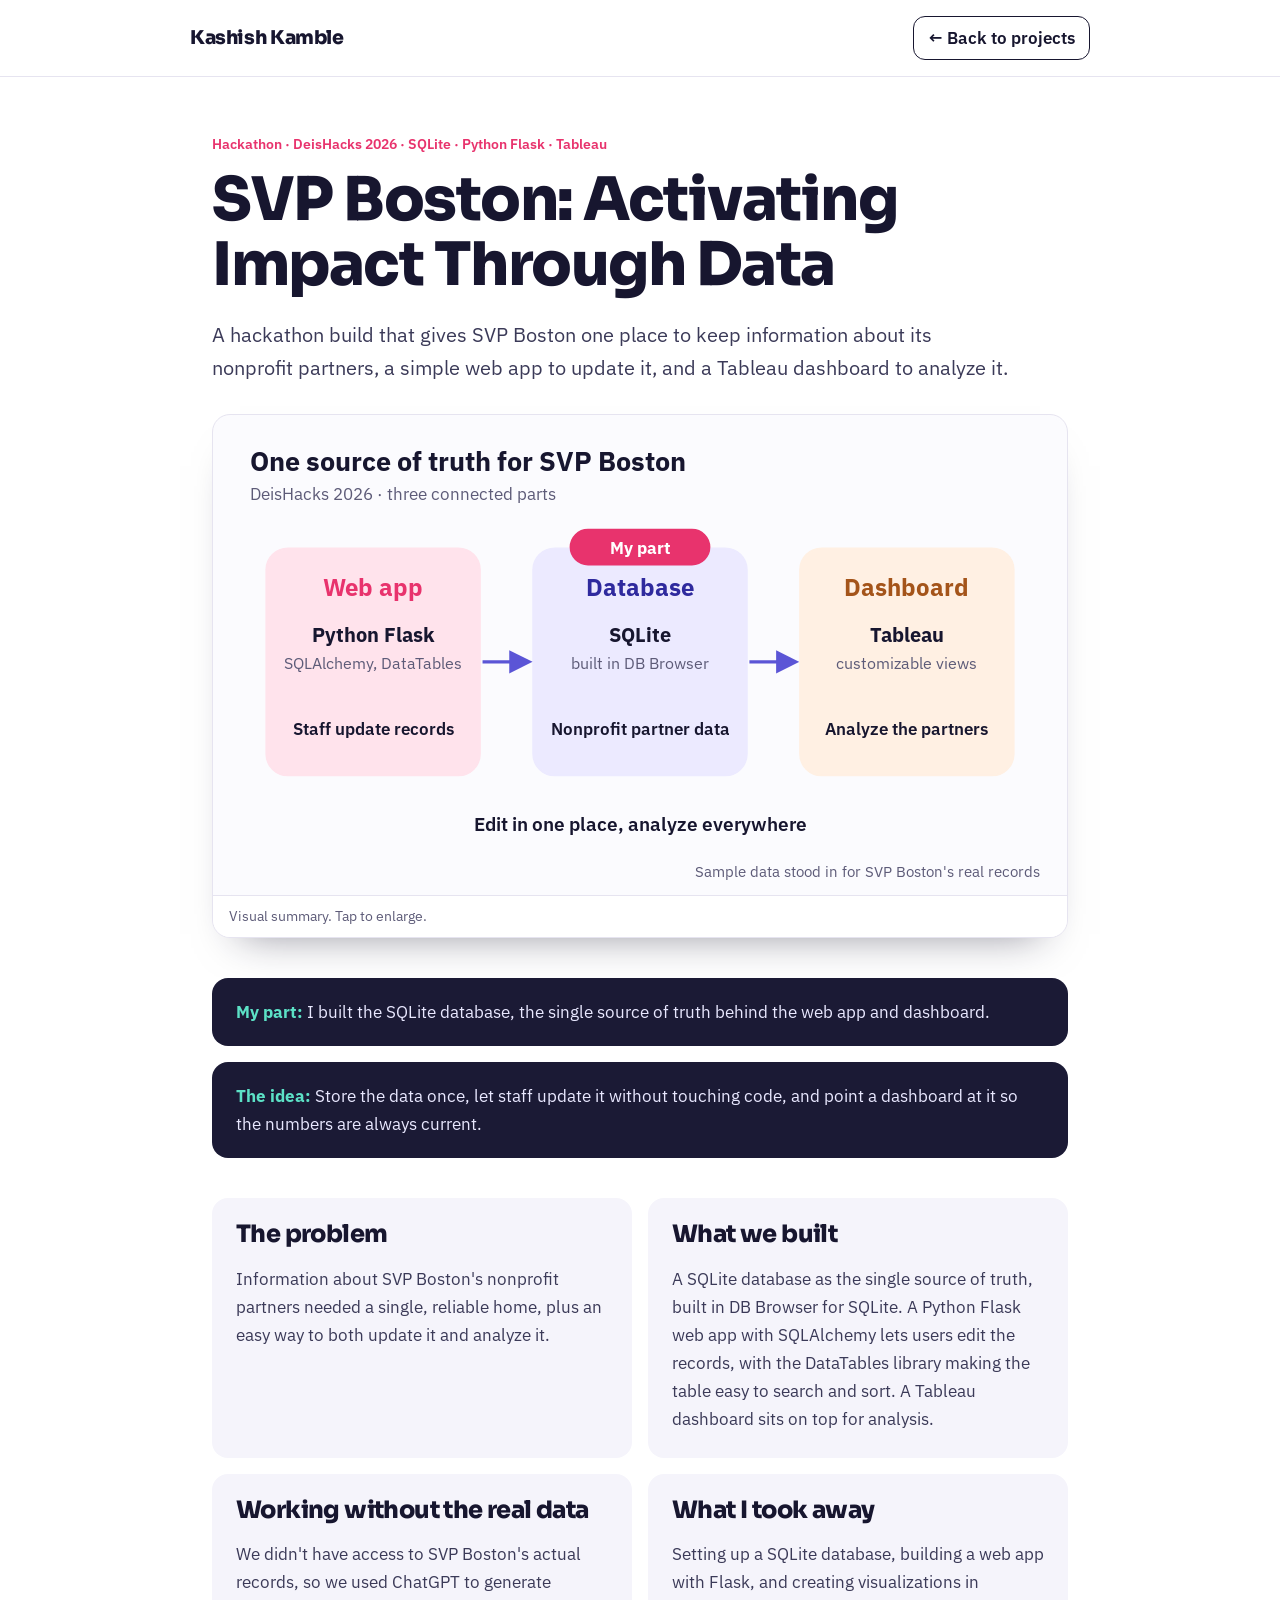
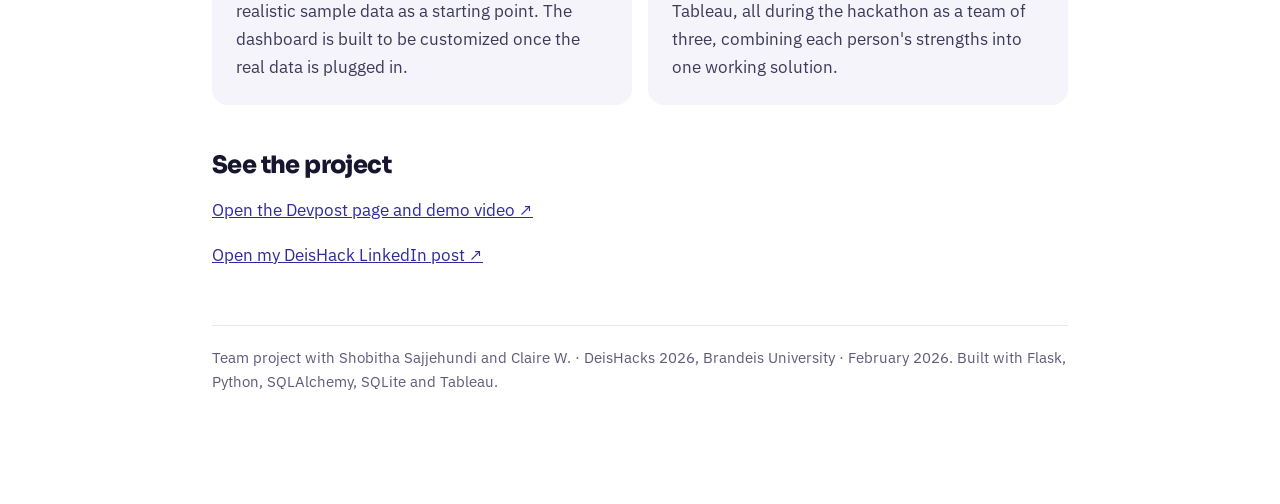
<file: projects/deishack.html>
<!doctype html><html lang="en"><head><meta charset="utf-8"><meta name="viewport" content="width=device-width,initial-scale=1"><title>SVP Boston: Activating Impact Through Data | Kashish Kamble</title><link rel="icon" type="image/svg+xml" href="../favicon.svg"><link rel="stylesheet" href="project-pages.css"><meta name="description" content="A hackathon build that gives SVP Boston one place to keep information about its nonprofit partners, a simple web app to update it, and a Tableau dashboard to analyze it."><link rel="canonical" href="https://kashishkailaskamble369.github.io/projects/deishack.html"><meta property="og:type" content="article"><meta property="og:url" content="https://kashishkailaskamble369.github.io/projects/deishack.html"><meta property="og:title" content="SVP Boston: Activating Impact Through Data | Kashish Kamble"><meta property="og:description" content="A hackathon build that gives SVP Boston one place to keep information about its nonprofit partners, a simple web app to update it, and a Tableau dashboard to analyze it."><meta property="og:image" content="https://kashishkailaskamble369.github.io/og-image.png"><meta property="og:image:width" content="1200"><meta property="og:image:height" content="630"><meta name="twitter:card" content="summary_large_image"></head><body><header class="top"><strong>Kashish Kamble</strong><a href="../index.html#projects">← Back to projects</a></header><main><div class="eyebrow">Hackathon · DeisHacks 2026 · SQLite · Python Flask · Tableau</div><h1>SVP Boston: Activating Impact Through Data</h1><p class="lead">A hackathon build that gives SVP Boston one place to keep information about its nonprofit partners, a simple web app to update it, and a Tableau dashboard to analyze it.</p><figure class="visual" tabindex="0" role="button" aria-label="Enlarge visual"><svg viewBox="0 0 640 360" xmlns="http://www.w3.org/2000/svg" role="img" aria-label="DeisHacks 2026 SVP Boston data project"><title>DeisHacks 2026 SVP Boston data project</title><rect width="640" height="360" rx="18" fill="#fbfbfe"/><defs><marker id="ah" viewBox="0 0 10 10" refX="8" refY="5" markerWidth="7" markerHeight="7" orient="auto-start-reverse"><path d="M0,0 L10,5 L0,10 z" fill="#5b55d6"/></marker></defs><text x="28" y="42" font-size="20" fill="#17162f" font-weight="700" text-anchor="start" font-family="IBM Plex Sans, system-ui, Arial, sans-serif" >One source of truth for SVP Boston</text><text x="28" y="64" font-size="13" fill="#5d5b78" font-weight="400" text-anchor="start" font-family="IBM Plex Sans, system-ui, Arial, sans-serif" >DeisHacks 2026 · three connected parts</text><rect x="40" y="100" width="160" height="170" rx="16" fill="#ffe3ec" stroke="#ffe3ec" stroke-width="1.5"/><text x="120" y="136" font-size="18" fill="#e8336d" font-weight="700" text-anchor="middle" font-family="IBM Plex Sans, system-ui, Arial, sans-serif" >Web app</text><text x="120" y="170" font-size="15" fill="#17162f" font-weight="700" text-anchor="middle" font-family="IBM Plex Sans, system-ui, Arial, sans-serif" >Python Flask</text><text x="120" y="190" font-size="12" fill="#5d5b78" font-weight="400" text-anchor="middle" font-family="IBM Plex Sans, system-ui, Arial, sans-serif" >SQLAlchemy, DataTables</text><text x="120" y="240" font-size="12.5" fill="#17162f" font-weight="600" text-anchor="middle" font-family="IBM Plex Sans, system-ui, Arial, sans-serif" >Staff update records</text><rect x="240" y="100" width="160" height="170" rx="16" fill="#eceaff" stroke="#eceaff" stroke-width="1.5"/><text x="320" y="136" font-size="18" fill="#2f2a9e" font-weight="700" text-anchor="middle" font-family="IBM Plex Sans, system-ui, Arial, sans-serif" >Database</text><text x="320" y="170" font-size="15" fill="#17162f" font-weight="700" text-anchor="middle" font-family="IBM Plex Sans, system-ui, Arial, sans-serif" >SQLite</text><text x="320" y="190" font-size="12" fill="#5d5b78" font-weight="400" text-anchor="middle" font-family="IBM Plex Sans, system-ui, Arial, sans-serif" >built in DB Browser</text><text x="320" y="240" font-size="12.5" fill="#17162f" font-weight="600" text-anchor="middle" font-family="IBM Plex Sans, system-ui, Arial, sans-serif" >Nonprofit partner data</text><rect x="440" y="100" width="160" height="170" rx="16" fill="#fff0e3" stroke="#fff0e3" stroke-width="1.5"/><text x="520" y="136" font-size="18" fill="#a4541a" font-weight="700" text-anchor="middle" font-family="IBM Plex Sans, system-ui, Arial, sans-serif" >Dashboard</text><text x="520" y="170" font-size="15" fill="#17162f" font-weight="700" text-anchor="middle" font-family="IBM Plex Sans, system-ui, Arial, sans-serif" >Tableau</text><text x="520" y="190" font-size="12" fill="#5d5b78" font-weight="400" text-anchor="middle" font-family="IBM Plex Sans, system-ui, Arial, sans-serif" >customizable views</text><text x="520" y="240" font-size="12.5" fill="#17162f" font-weight="600" text-anchor="middle" font-family="IBM Plex Sans, system-ui, Arial, sans-serif" >Analyze the partners</text><line x1="202" y1="185" x2="236" y2="185" stroke="#5b55d6" stroke-width="2.5" marker-end="url(#ah)"/><line x1="402" y1="185" x2="436" y2="185" stroke="#5b55d6" stroke-width="2.5" marker-end="url(#ah)"/><rect x="268" y="86" width="104" height="26" rx="13" fill="#e8336d" stroke="#e8336d" stroke-width="1.5"/><text x="320" y="104" font-size="13" fill="#fff" font-weight="700" text-anchor="middle" font-family="IBM Plex Sans, system-ui, Arial, sans-serif" >My part</text><text x="320" y="312" font-size="14" fill="#17162f" font-weight="600" text-anchor="middle" font-family="IBM Plex Sans, system-ui, Arial, sans-serif" >Edit in one place, analyze everywhere</text><text x="620" y="346" text-anchor="end" font-size="11" fill="#5d5b78" font-family="IBM Plex Sans, system-ui, Arial, sans-serif">Sample data stood in for SVP Boston's real records</text></svg><figcaption>Visual summary. Tap to enlarge.</figcaption></figure><div class="summary"><p><strong>My part:</strong> I built the SQLite database, the single source of truth behind the web app and dashboard.</p></div><div class="summary" style="margin-top:-24px"><p><strong>The idea:</strong> Store the data once, let staff update it without touching code, and point a dashboard at it so the numbers are always current.</p></div><div class="grid"><section class="panel"><h2>The problem</h2><p>Information about SVP Boston's nonprofit partners needed a single, reliable home, plus an easy way to both update it and analyze it.</p></section><section class="panel"><h2>What we built</h2><p>A SQLite database as the single source of truth, built in DB Browser for SQLite. A Python Flask web app with SQLAlchemy lets users edit the records, with the DataTables library making the table easy to search and sort. A Tableau dashboard sits on top for analysis.</p></section><section class="panel"><h2>Working without the real data</h2><p>We didn't have access to SVP Boston's actual records, so we used ChatGPT to generate realistic sample data as a starting point. The dashboard is built to be customized once the real data is plugged in.</p></section><section class="panel"><h2>What I took away</h2><p>Setting up a SQLite database, building a web app with Flask, and creating visualizations in Tableau, all during the hackathon as a team of three, combining each person's strengths into one working solution.</p></section></div><section class="section"><h2>See the project</h2><p><a href="https://devpost.com/software/svp-boston-activating-impact-through-data" target="_blank" rel="noopener noreferrer">Open the Devpost page and demo video ↗</a></p><p><a href="https://www.linkedin.com/posts/kashishkamble369_deishack-hackathon-dataforgood-ugcPost-7425279177970331648-pKNj/" target="_blank" rel="noopener noreferrer">Open my DeisHack LinkedIn post ↗</a></p></section><p class="foot">Team project with Shobitha Sajjehundi and Claire W. · DeisHacks 2026, Brandeis University · February 2026. Built with Flask, Python, SQLAlchemy, SQLite and Tableau.</p></main><dialog class="lb" id="lb"><div class="in"><div id="lbf"></div><button type="button" onclick="this.closest('dialog').close()">Close</button></div></dialog>
<script>const lb=document.getElementById('lb'),lbf=document.getElementById('lbf');document.querySelectorAll('.visual').forEach(v=>{const o=()=>{lbf.innerHTML=v.querySelector('svg').outerHTML;lb.showModal()};v.addEventListener('click',o);v.addEventListener('keydown',e=>{if(e.key==='Enter'){o()}})});lb.addEventListener('click',e=>{if(e.target===lb)lb.close()});</script></body></html>
</file>
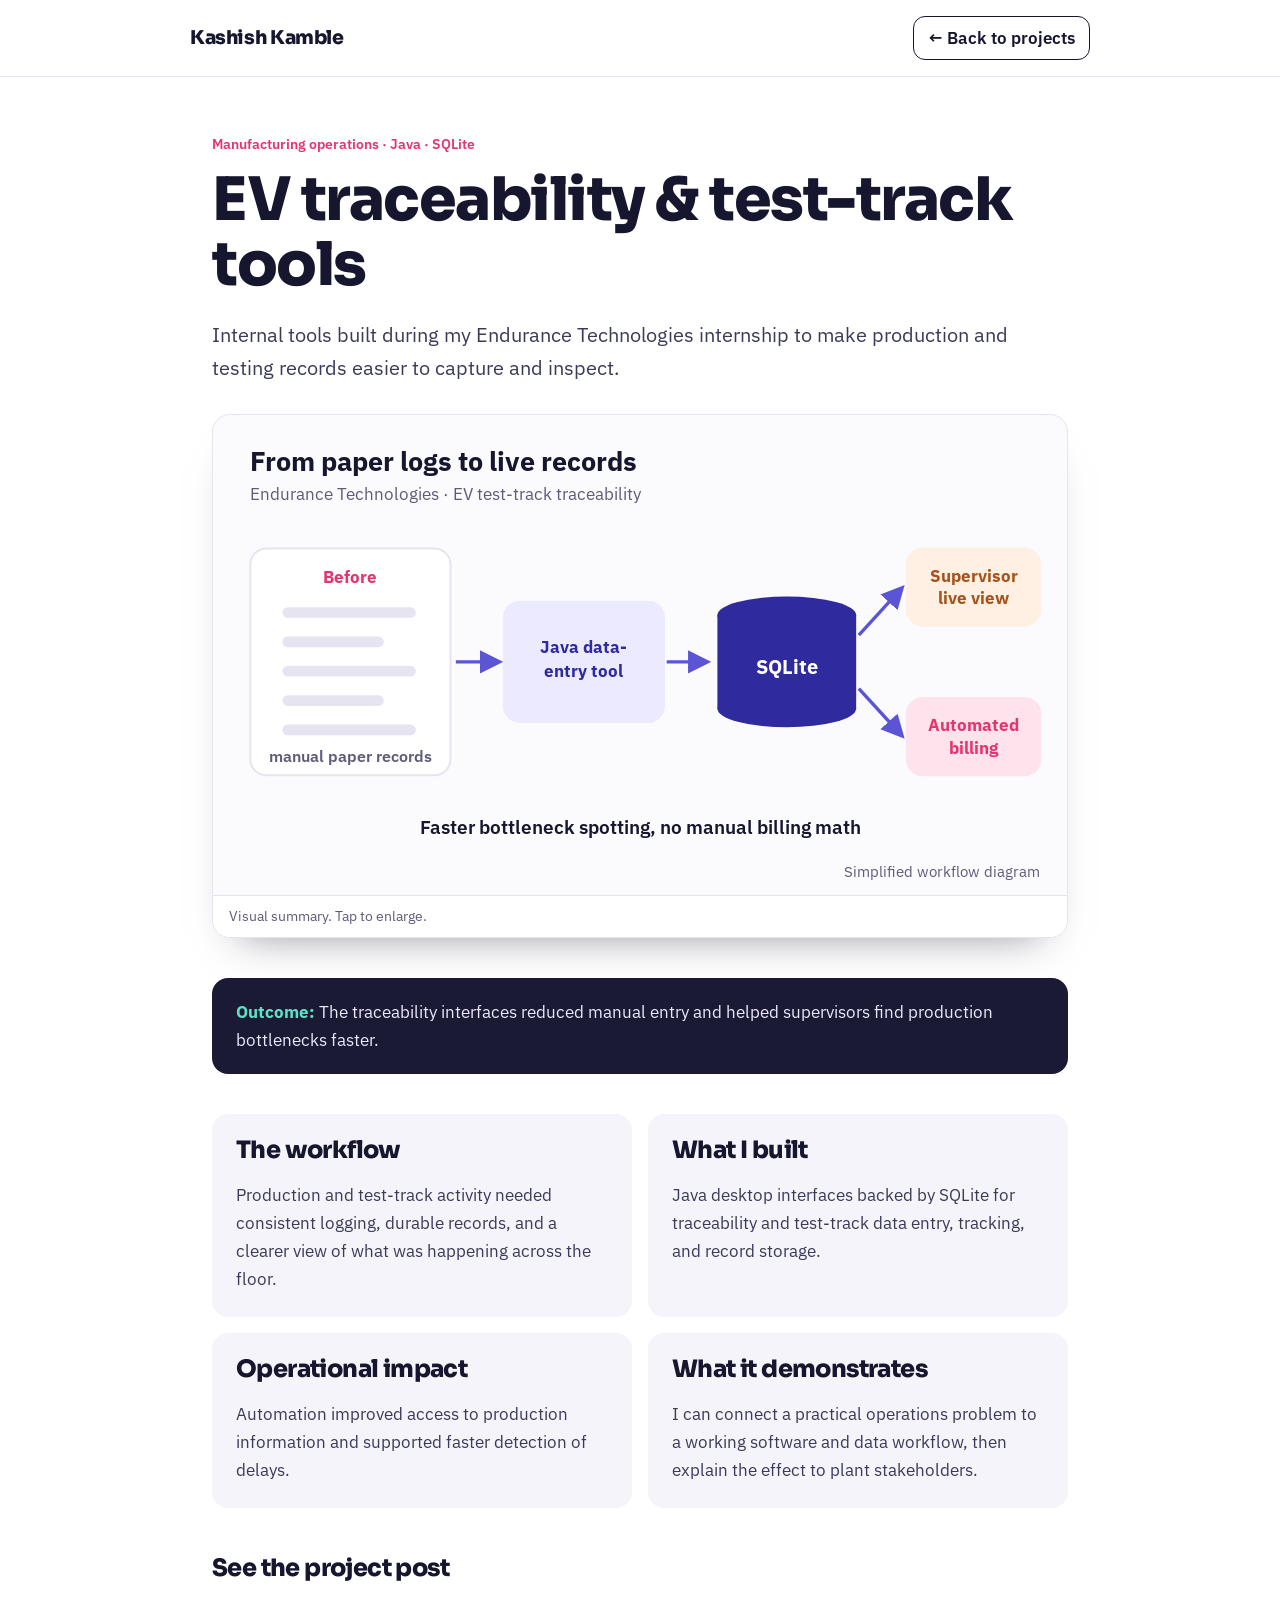
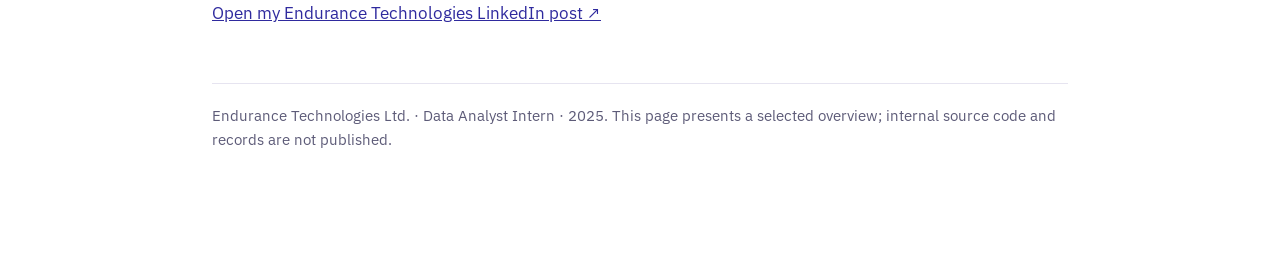
<file: projects/endurance-traceability.html>
<!doctype html><html lang="en"><head><meta charset="utf-8"><meta name="viewport" content="width=device-width,initial-scale=1"><title>EV traceability and test-track tools | Kashish Kamble</title><link rel="icon" type="image/svg+xml" href="../favicon.svg"><link rel="stylesheet" href="project-pages.css"><meta name="description" content="Internal tools built during my Endurance Technologies internship to make production and testing records easier to capture and inspect."><link rel="canonical" href="https://kashishkailaskamble369.github.io/projects/endurance-traceability.html"><meta property="og:type" content="article"><meta property="og:url" content="https://kashishkailaskamble369.github.io/projects/endurance-traceability.html"><meta property="og:title" content="EV traceability &amp; test-track tools | Kashish Kamble"><meta property="og:description" content="Internal tools built during my Endurance Technologies internship to make production and testing records easier to capture and inspect."><meta property="og:image" content="https://kashishkailaskamble369.github.io/og-image.png"><meta property="og:image:width" content="1200"><meta property="og:image:height" content="630"><meta name="twitter:card" content="summary_large_image"></head><body><header class="top"><strong>Kashish Kamble</strong><a href="../index.html#work">← Back to projects</a></header><main><div class="eyebrow">Manufacturing operations · Java · SQLite</div><h1>EV traceability &amp; test-track tools</h1><p class="lead">Internal tools built during my Endurance Technologies internship to make production and testing records easier to capture and inspect.</p><figure class="visual" tabindex="0" role="button" aria-label="Enlarge visual"><svg viewBox="0 0 640 360" xmlns="http://www.w3.org/2000/svg" role="img" aria-label="Endurance Technologies traceability workflow"><title>Endurance Technologies traceability workflow</title><rect width="640" height="360" rx="18" fill="#fbfbfe"/><defs><marker id="ah" viewBox="0 0 10 10" refX="8" refY="5" markerWidth="7" markerHeight="7" orient="auto-start-reverse"><path d="M0,0 L10,5 L0,10 z" fill="#5b55d6"/></marker></defs><text x="28" y="42" font-size="20" fill="#17162f" font-weight="700" text-anchor="start" font-family="IBM Plex Sans, system-ui, Arial, sans-serif" >From paper logs to live records</text><text x="28" y="64" font-size="13" fill="#5d5b78" font-weight="400" text-anchor="start" font-family="IBM Plex Sans, system-ui, Arial, sans-serif" >Endurance Technologies · EV test-track traceability</text><rect x="28" y="100" width="150" height="170" rx="12" fill="#fff" stroke="#e6e4f0" stroke-width="1.5"/><text x="103" y="126" font-size="13" fill="#e8336d" font-weight="700" text-anchor="middle" font-family="IBM Plex Sans, system-ui, Arial, sans-serif" >Before</text><rect x="52" y="144" width="100" height="8" rx="4" fill="#e6e4f0"/><rect x="52" y="166" width="76" height="8" rx="4" fill="#e6e4f0"/><rect x="52" y="188" width="100" height="8" rx="4" fill="#e6e4f0"/><rect x="52" y="210" width="76" height="8" rx="4" fill="#e6e4f0"/><rect x="52" y="232" width="100" height="8" rx="4" fill="#e6e4f0"/><text x="103" y="260" font-size="12" fill="#5d5b78" font-weight="600" text-anchor="middle" font-family="IBM Plex Sans, system-ui, Arial, sans-serif" >manual paper records</text><line x1="182" y1="185" x2="214" y2="185" stroke="#5b55d6" stroke-width="2.5" marker-end="url(#ah)"/><rect x="218" y="140" width="120" height="90" rx="12" fill="#eceaff" stroke="#eceaff" stroke-width="1.5"/><text x="278" y="178" font-size="13" fill="#2f2a9e" font-weight="700" text-anchor="middle" font-family="IBM Plex Sans, system-ui, Arial, sans-serif" >Java data-</text><text x="278" y="196" font-size="13" fill="#2f2a9e" font-weight="700" text-anchor="middle" font-family="IBM Plex Sans, system-ui, Arial, sans-serif" >entry tool</text><line x1="340" y1="185" x2="370" y2="185" stroke="#5b55d6" stroke-width="2.5" marker-end="url(#ah)"/><ellipse cx="430" cy="150" rx="52" ry="14" fill="#2f2a9e"/><rect x="378" y="150" width="104" height="70" fill="#2f2a9e"/><ellipse cx="430" cy="220" rx="52" ry="14" fill="#2f2a9e"/><text x="430" y="194" font-size="15" fill="#fff" font-weight="700" text-anchor="middle" font-family="IBM Plex Sans, system-ui, Arial, sans-serif" >SQLite</text><line x1="484" y1="165" x2="516" y2="130" stroke="#5b55d6" stroke-width="2.5" marker-end="url(#ah)"/><line x1="484" y1="205" x2="516" y2="240" stroke="#5b55d6" stroke-width="2.5" marker-end="url(#ah)"/><rect x="520" y="100" width="100" height="58" rx="12" fill="#fff0e3" stroke="#fff0e3" stroke-width="1.5"/><text x="570" y="125" font-size="12.5" fill="#a4541a" font-weight="700" text-anchor="middle" font-family="IBM Plex Sans, system-ui, Arial, sans-serif" >Supervisor</text><text x="570" y="142" font-size="12.5" fill="#a4541a" font-weight="700" text-anchor="middle" font-family="IBM Plex Sans, system-ui, Arial, sans-serif" >live view</text><rect x="520" y="212" width="100" height="58" rx="12" fill="#ffe3ec" stroke="#ffe3ec" stroke-width="1.5"/><text x="570" y="237" font-size="12.5" fill="#e8336d" font-weight="700" text-anchor="middle" font-family="IBM Plex Sans, system-ui, Arial, sans-serif" >Automated</text><text x="570" y="254" font-size="12.5" fill="#e8336d" font-weight="700" text-anchor="middle" font-family="IBM Plex Sans, system-ui, Arial, sans-serif" >billing</text><text x="320" y="314" font-size="14" fill="#17162f" font-weight="600" text-anchor="middle" font-family="IBM Plex Sans, system-ui, Arial, sans-serif" >Faster bottleneck spotting, no manual billing math</text><text x="620" y="346" text-anchor="end" font-size="11" fill="#5d5b78" font-family="IBM Plex Sans, system-ui, Arial, sans-serif">Simplified workflow diagram</text></svg><figcaption>Visual summary. Tap to enlarge.</figcaption></figure><div class="summary"><p><strong>Outcome:</strong> The traceability interfaces reduced manual entry and helped supervisors find production bottlenecks faster.</p></div><div class="grid"><section class="panel"><h2>The workflow</h2><p>Production and test-track activity needed consistent logging, durable records, and a clearer view of what was happening across the floor.</p></section><section class="panel"><h2>What I built</h2><p>Java desktop interfaces backed by SQLite for traceability and test-track data entry, tracking, and record storage.</p></section><section class="panel"><h2>Operational impact</h2><p>Automation improved access to production information and supported faster detection of delays.</p></section><section class="panel"><h2>What it demonstrates</h2><p>I can connect a practical operations problem to a working software and data workflow, then explain the effect to plant stakeholders.</p></section></div><section class="section"><h2>See the project post</h2><p><a href="https://www.linkedin.com/posts/kashishkamble369_internshipexperience-dataanalytics-javadevelopment-share-7355860015976501250-7wp4/" target="_blank" rel="noopener noreferrer">Open my Endurance Technologies LinkedIn post ↗</a></p></section><p class="foot">Endurance Technologies Ltd. · Data Analyst Intern · 2025. This page presents a selected overview; internal source code and records are not published.</p></main><dialog class="lb" id="lb"><div class="in"><div id="lbf"></div><button type="button" onclick="this.closest('dialog').close()">Close</button></div></dialog>
<script>const lb=document.getElementById('lb'),lbf=document.getElementById('lbf');document.querySelectorAll('.visual').forEach(v=>{const o=()=>{lbf.innerHTML=v.querySelector('svg').outerHTML;lb.showModal()};v.addEventListener('click',o);v.addEventListener('keydown',e=>{if(e.key==='Enter'){o()}})});lb.addEventListener('click',e=>{if(e.target===lb)lb.close()});</script></body></html>
</file>
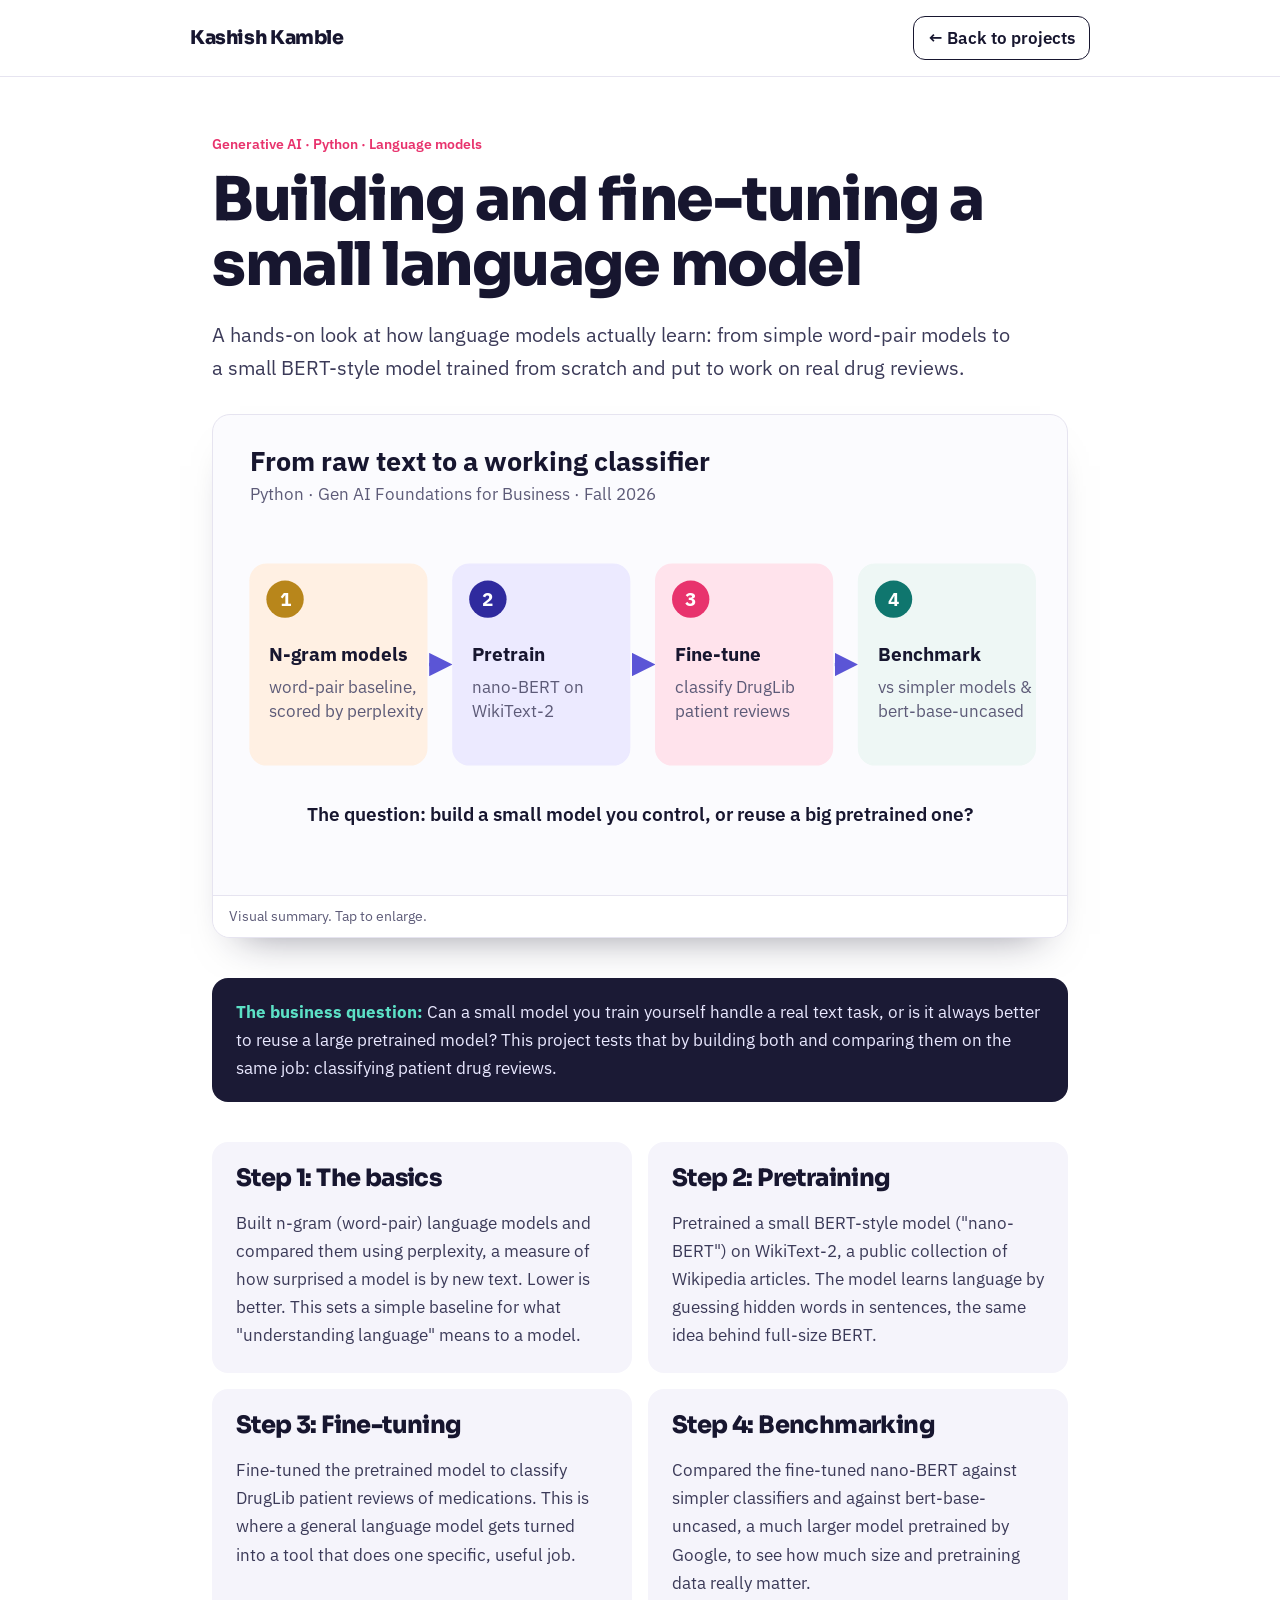
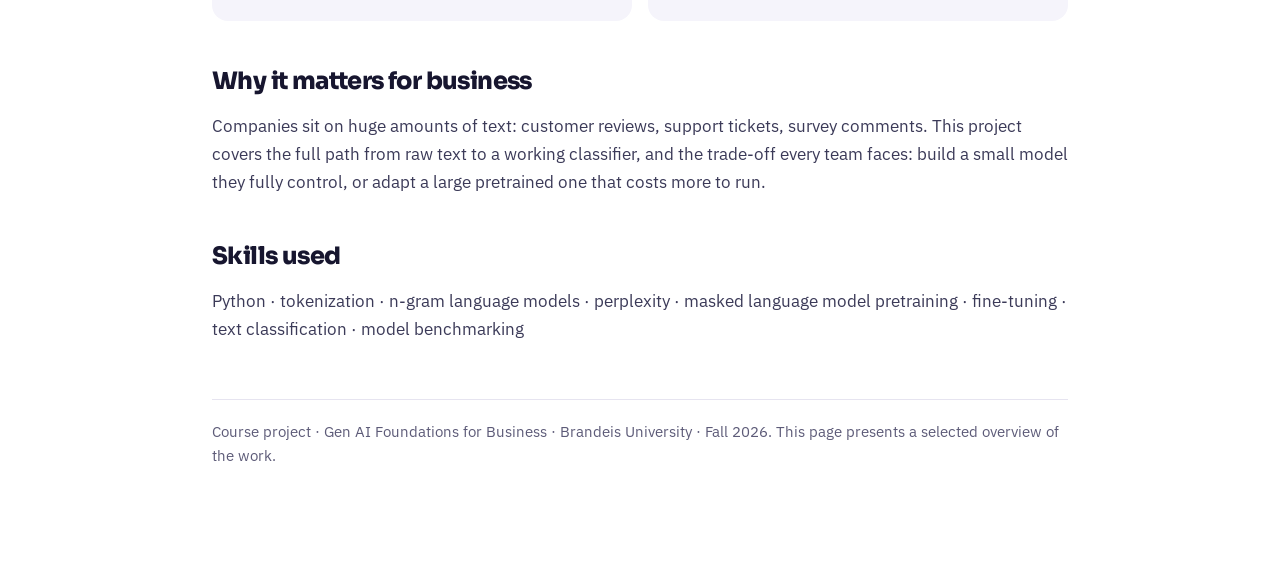
<file: projects/genai-language-models.html>
<!doctype html><html lang="en"><head><meta charset="utf-8"><meta name="viewport" content="width=device-width,initial-scale=1"><title>Building and fine-tuning a small language model | Kashish Kamble</title><link rel="icon" type="image/svg+xml" href="../favicon.svg"><link rel="stylesheet" href="project-pages.css"><meta name="description" content="A hands-on look at how language models actually learn: from simple word-pair models to a small BERT-style model trained from scratch and put to work on real drug reviews."><link rel="canonical" href="https://kashishkailaskamble369.github.io/projects/genai-language-models.html"><meta property="og:type" content="article"><meta property="og:url" content="https://kashishkailaskamble369.github.io/projects/genai-language-models.html"><meta property="og:title" content="Building and fine-tuning a small language model | Kashish Kamble"><meta property="og:description" content="A hands-on look at how language models actually learn: from simple word-pair models to a small BERT-style model trained from scratch and put to work on real drug reviews."><meta property="og:image" content="https://kashishkailaskamble369.github.io/og-image.png"><meta property="og:image:width" content="1200"><meta property="og:image:height" content="630"><meta name="twitter:card" content="summary_large_image"></head><body><header class="top"><strong>Kashish Kamble</strong><a href="../index.html#work">← Back to projects</a></header><main><div class="eyebrow">Generative AI · Python · Language models</div><h1>Building and fine-tuning a small language model</h1><p class="lead">A hands-on look at how language models actually learn: from simple word-pair models to a small BERT-style model trained from scratch and put to work on real drug reviews.</p><figure class="visual" tabindex="0" role="button" aria-label="Enlarge visual"><svg viewBox="0 0 640 360" xmlns="http://www.w3.org/2000/svg" role="img" aria-label="Gen AI project pipeline"><title>Gen AI project pipeline</title><rect width="640" height="360" rx="18" fill="#fbfbfe"/><defs><marker id="ah" viewBox="0 0 10 10" refX="8" refY="5" markerWidth="7" markerHeight="7" orient="auto-start-reverse"><path d="M0,0 L10,5 L0,10 z" fill="#5b55d6"/></marker></defs><text x="28" y="42" font-size="20" fill="#17162f" font-weight="700" text-anchor="start" font-family="IBM Plex Sans, system-ui, Arial, sans-serif" >From raw text to a working classifier</text><text x="28" y="64" font-size="13" fill="#5d5b78" font-weight="400" text-anchor="start" font-family="IBM Plex Sans, system-ui, Arial, sans-serif" >Python · Gen AI Foundations for Business · Fall 2026</text><rect x="28" y="112" width="132" height="150" rx="12" fill="#fff0e3" stroke="#fff0e3" stroke-width="1.5"/><circle cx="54" cy="138" r="14" fill="#b8861b"/><text x="54" y="143" font-size="14" fill="#fff" font-weight="700" text-anchor="middle" font-family="IBM Plex Sans, system-ui, Arial, sans-serif" >1</text><text x="42" y="184" font-size="14.5" fill="#17162f" font-weight="700" text-anchor="start" font-family="IBM Plex Sans, system-ui, Arial, sans-serif" >N-gram models</text><text x="42" y="208" font-size="12.5" fill="#5d5b78" font-weight="400" text-anchor="start" font-family="IBM Plex Sans, system-ui, Arial, sans-serif" >word-pair baseline,</text><text x="42" y="226" font-size="12.5" fill="#5d5b78" font-weight="400" text-anchor="start" font-family="IBM Plex Sans, system-ui, Arial, sans-serif" >scored by perplexity</text><line x1="162" y1="187" x2="176" y2="187" stroke="#5b55d6" stroke-width="2.5" marker-end="url(#ah)"/><rect x="180" y="112" width="132" height="150" rx="12" fill="#eceaff" stroke="#eceaff" stroke-width="1.5"/><circle cx="206" cy="138" r="14" fill="#2f2a9e"/><text x="206" y="143" font-size="14" fill="#fff" font-weight="700" text-anchor="middle" font-family="IBM Plex Sans, system-ui, Arial, sans-serif" >2</text><text x="194" y="184" font-size="14.5" fill="#17162f" font-weight="700" text-anchor="start" font-family="IBM Plex Sans, system-ui, Arial, sans-serif" >Pretrain</text><text x="194" y="208" font-size="12.5" fill="#5d5b78" font-weight="400" text-anchor="start" font-family="IBM Plex Sans, system-ui, Arial, sans-serif" >nano-BERT on</text><text x="194" y="226" font-size="12.5" fill="#5d5b78" font-weight="400" text-anchor="start" font-family="IBM Plex Sans, system-ui, Arial, sans-serif" >WikiText-2</text><line x1="314" y1="187" x2="328" y2="187" stroke="#5b55d6" stroke-width="2.5" marker-end="url(#ah)"/><rect x="332" y="112" width="132" height="150" rx="12" fill="#ffe3ec" stroke="#ffe3ec" stroke-width="1.5"/><circle cx="358" cy="138" r="14" fill="#e8336d"/><text x="358" y="143" font-size="14" fill="#fff" font-weight="700" text-anchor="middle" font-family="IBM Plex Sans, system-ui, Arial, sans-serif" >3</text><text x="346" y="184" font-size="14.5" fill="#17162f" font-weight="700" text-anchor="start" font-family="IBM Plex Sans, system-ui, Arial, sans-serif" >Fine-tune</text><text x="346" y="208" font-size="12.5" fill="#5d5b78" font-weight="400" text-anchor="start" font-family="IBM Plex Sans, system-ui, Arial, sans-serif" >classify DrugLib</text><text x="346" y="226" font-size="12.5" fill="#5d5b78" font-weight="400" text-anchor="start" font-family="IBM Plex Sans, system-ui, Arial, sans-serif" >patient reviews</text><line x1="466" y1="187" x2="480" y2="187" stroke="#5b55d6" stroke-width="2.5" marker-end="url(#ah)"/><rect x="484" y="112" width="132" height="150" rx="12" fill="#eef7f5" stroke="#eef7f5" stroke-width="1.5"/><circle cx="510" cy="138" r="14" fill="#0f766e"/><text x="510" y="143" font-size="14" fill="#fff" font-weight="700" text-anchor="middle" font-family="IBM Plex Sans, system-ui, Arial, sans-serif" >4</text><text x="498" y="184" font-size="14.5" fill="#17162f" font-weight="700" text-anchor="start" font-family="IBM Plex Sans, system-ui, Arial, sans-serif" >Benchmark</text><text x="498" y="208" font-size="12.5" fill="#5d5b78" font-weight="400" text-anchor="start" font-family="IBM Plex Sans, system-ui, Arial, sans-serif" >vs simpler models &</text><text x="498" y="226" font-size="12.5" fill="#5d5b78" font-weight="400" text-anchor="start" font-family="IBM Plex Sans, system-ui, Arial, sans-serif" >bert-base-uncased</text><text x="320" y="304" font-size="14" fill="#17162f" font-weight="600" text-anchor="middle" font-family="IBM Plex Sans, system-ui, Arial, sans-serif" >The question: build a small model you control, or reuse a big pretrained one?</text></svg><figcaption>Visual summary. Tap to enlarge.</figcaption></figure><div class="summary"><p><strong>The business question:</strong> Can a small model you train yourself handle a real text task, or is it always better to reuse a large pretrained model? This project tests that by building both and comparing them on the same job: classifying patient drug reviews.</p></div><div class="grid"><section class="panel"><h2>Step 1: The basics</h2><p>Built n-gram (word-pair) language models and compared them using perplexity, a measure of how surprised a model is by new text. Lower is better. This sets a simple baseline for what "understanding language" means to a model.</p></section><section class="panel"><h2>Step 2: Pretraining</h2><p>Pretrained a small BERT-style model ("nano-BERT") on WikiText-2, a public collection of Wikipedia articles. The model learns language by guessing hidden words in sentences, the same idea behind full-size BERT.</p></section><section class="panel"><h2>Step 3: Fine-tuning</h2><p>Fine-tuned the pretrained model to classify DrugLib patient reviews of medications. This is where a general language model gets turned into a tool that does one specific, useful job.</p></section><section class="panel"><h2>Step 4: Benchmarking</h2><p>Compared the fine-tuned nano-BERT against simpler classifiers and against bert-base-uncased, a much larger model pretrained by Google, to see how much size and pretraining data really matter.</p></section></div><section class="section"><h2>Why it matters for business</h2><p>Companies sit on huge amounts of text: customer reviews, support tickets, survey comments. This project covers the full path from raw text to a working classifier, and the trade-off every team faces: build a small model they fully control, or adapt a large pretrained one that costs more to run.</p></section><section class="section"><h2>Skills used</h2><p>Python · tokenization · n-gram language models · perplexity · masked language model pretraining · fine-tuning · text classification · model benchmarking</p></section><p class="foot">Course project · Gen AI Foundations for Business · Brandeis University · Fall 2026. This page presents a selected overview of the work.</p></main><dialog class="lb" id="lb"><div class="in"><div id="lbf"></div><button type="button" onclick="this.closest('dialog').close()">Close</button></div></dialog>
<script>const lb=document.getElementById('lb'),lbf=document.getElementById('lbf');document.querySelectorAll('.visual').forEach(v=>{const o=()=>{lbf.innerHTML=v.querySelector('svg').outerHTML;lb.showModal()};v.addEventListener('click',o);v.addEventListener('keydown',e=>{if(e.key==='Enter'){o()}})});lb.addEventListener('click',e=>{if(e.target===lb)lb.close()});</script></body></html>
</file>
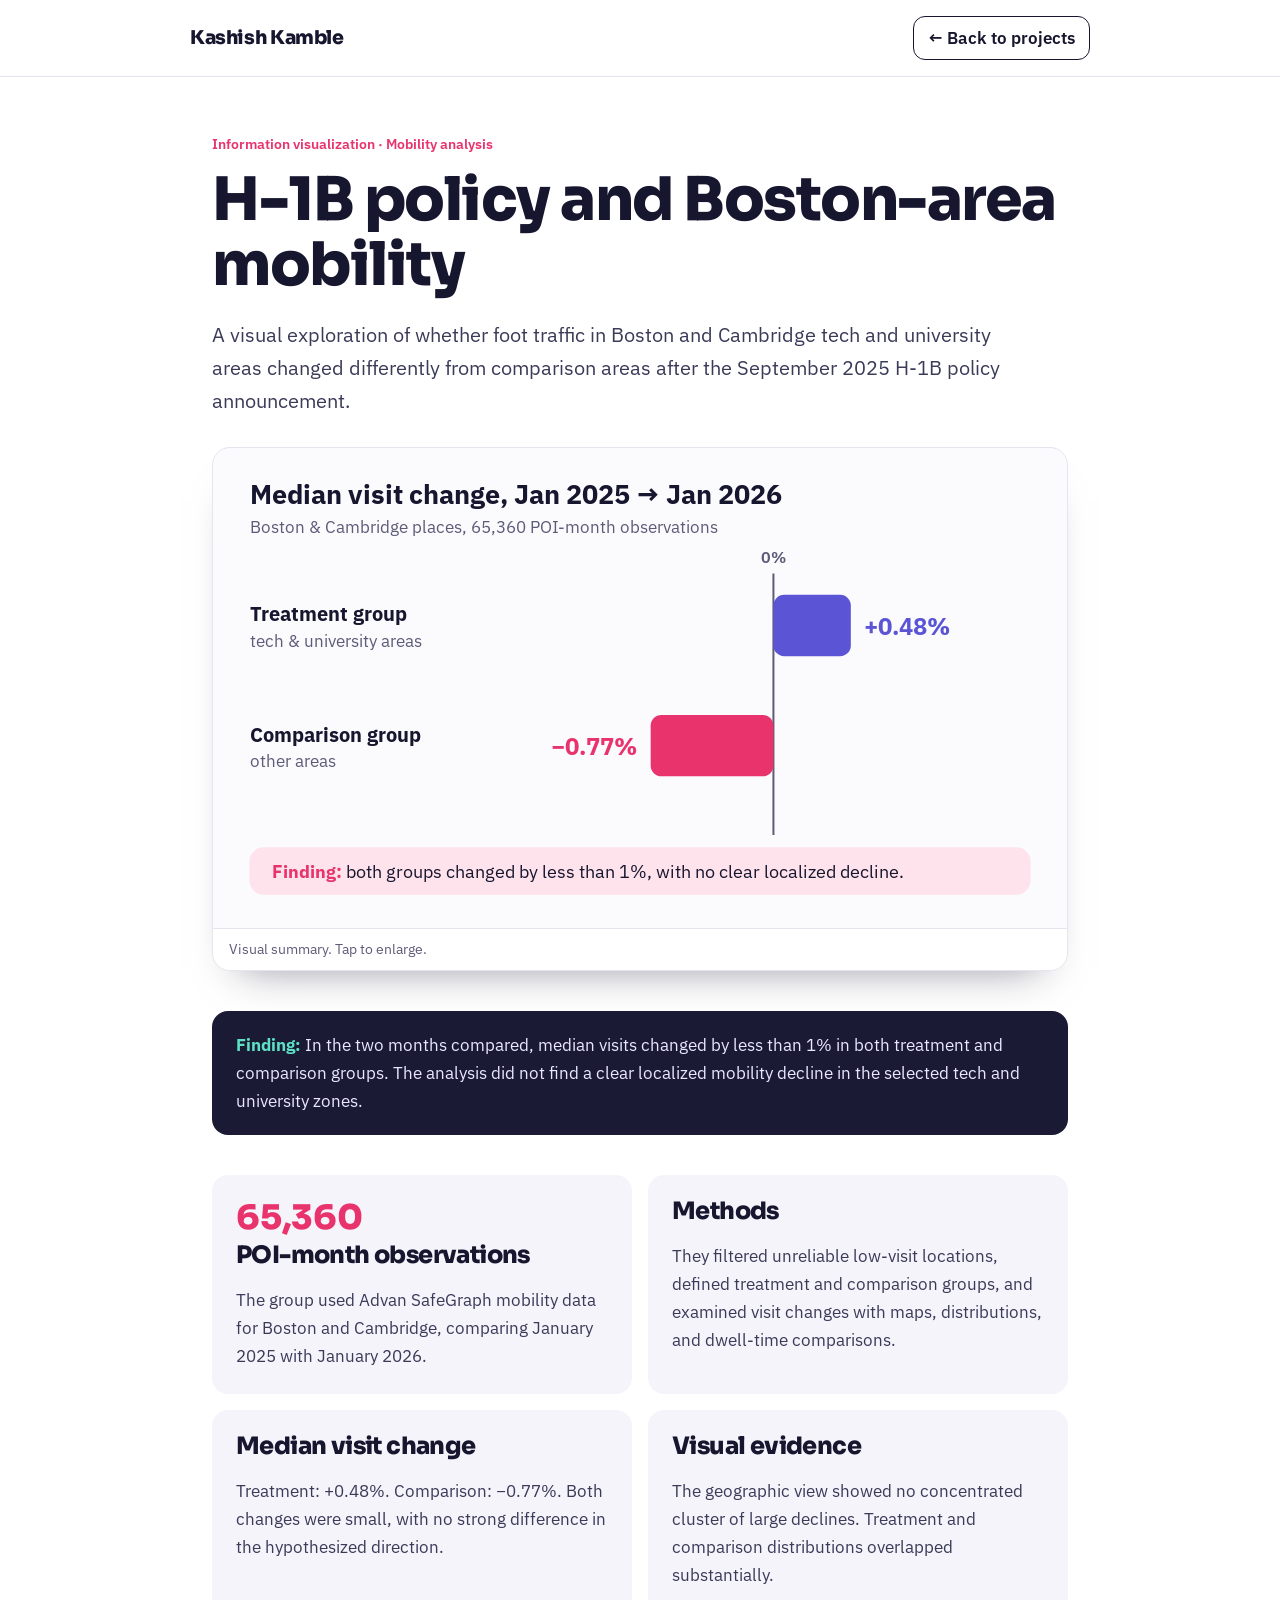
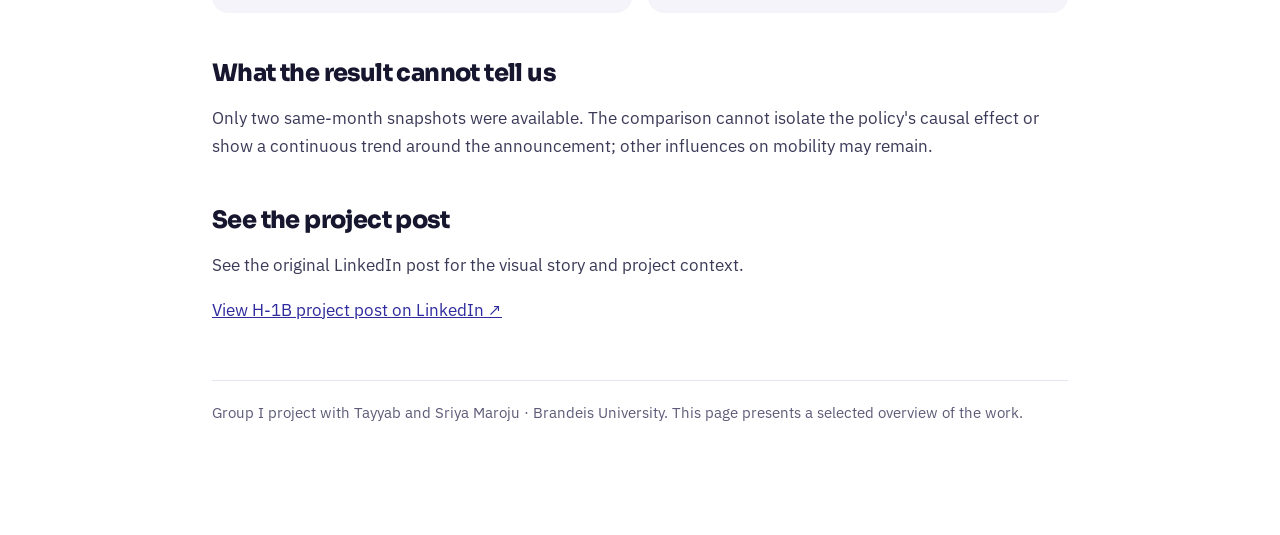
<file: projects/h1b-policy-mobility.html>
<!doctype html><html lang="en"><head><meta charset="utf-8"><meta name="viewport" content="width=device-width,initial-scale=1"><title>H-1B policy and Boston-area mobility | Kashish Kamble</title><link rel="icon" type="image/svg+xml" href="../favicon.svg"><link rel="stylesheet" href="project-pages.css"><meta name="description" content="A visual exploration of whether foot traffic in Boston and Cambridge tech and university areas changed differently from comparison areas after the September 2025 H-1B policy announcement."><link rel="canonical" href="https://kashishkailaskamble369.github.io/projects/h1b-policy-mobility.html"><meta property="og:type" content="article"><meta property="og:url" content="https://kashishkailaskamble369.github.io/projects/h1b-policy-mobility.html"><meta property="og:title" content="H-1B policy and Boston-area mobility | Kashish Kamble"><meta property="og:description" content="A visual exploration of whether foot traffic in Boston and Cambridge tech and university areas changed differently from comparison areas after the September 2025 H-1B policy announcement."><meta property="og:image" content="https://kashishkailaskamble369.github.io/og-image.png"><meta property="og:image:width" content="1200"><meta property="og:image:height" content="630"><meta name="twitter:card" content="summary_large_image"></head><body><header class="top"><strong>Kashish Kamble</strong><a href="../index.html#work">← Back to projects</a></header><main><div class="eyebrow">Information visualization · Mobility analysis</div><h1>H-1B policy and Boston-area mobility</h1><p class="lead">A visual exploration of whether foot traffic in Boston and Cambridge tech and university areas changed differently from comparison areas after the September 2025 H-1B policy announcement.</p><figure class="visual" tabindex="0" role="button" aria-label="Enlarge visual"><svg viewBox="0 0 640 360" xmlns="http://www.w3.org/2000/svg" role="img" aria-label="H-1B mobility study: median visit change by group"><title>H-1B mobility study: median visit change by group</title><rect width="640" height="360" rx="18" fill="#fbfbfe"/><text x="28" y="42" font-size="20" fill="#17162f" font-weight="700" text-anchor="start" font-family="IBM Plex Sans, system-ui, Arial, sans-serif" >Median visit change, Jan 2025 → Jan 2026</text><text x="28" y="64" font-size="13" fill="#5d5b78" font-weight="400" text-anchor="start" font-family="IBM Plex Sans, system-ui, Arial, sans-serif" >Boston & Cambridge places, 65,360 POI-month observations</text><line x1="420" y1="94" x2="420" y2="290" stroke="#5d5b78" stroke-width="1.5"/><text x="420" y="86" font-size="12" fill="#5d5b78" font-weight="600" text-anchor="middle" font-family="IBM Plex Sans, system-ui, Arial, sans-serif" >0%</text><rect x="420" y="110" width="58" height="46" rx="8" fill="#5b55d6"/><text x="28" y="130" font-size="15" fill="#17162f" font-weight="700" text-anchor="start" font-family="IBM Plex Sans, system-ui, Arial, sans-serif" >Treatment group</text><text x="28" y="149" font-size="12.5" fill="#5d5b78" font-weight="400" text-anchor="start" font-family="IBM Plex Sans, system-ui, Arial, sans-serif" >tech & university areas</text><text x="487.6" y="140" font-size="18" fill="#5b55d6" font-weight="700" text-anchor="start" font-family="IBM Plex Sans, system-ui, Arial, sans-serif" >+0.48%</text><rect x="328" y="200" width="92" height="46" rx="8" fill="#e8336d"/><text x="28" y="220" font-size="15" fill="#17162f" font-weight="700" text-anchor="start" font-family="IBM Plex Sans, system-ui, Arial, sans-serif" >Comparison group</text><text x="28" y="239" font-size="12.5" fill="#5d5b78" font-weight="400" text-anchor="start" font-family="IBM Plex Sans, system-ui, Arial, sans-serif" >other areas</text><text x="317.6" y="230" font-size="18" fill="#e8336d" font-weight="700" text-anchor="end" font-family="IBM Plex Sans, system-ui, Arial, sans-serif" >−0.77%</text><rect x="28" y="300" width="584" height="34" rx="10" fill="#ffe3ec" stroke="#ffe3ec" stroke-width="1.5"/><text x="44" y="322" font-size="13.5" fill="#17162f" font-weight="400" text-anchor="start" font-family="IBM Plex Sans, system-ui, Arial, sans-serif" ><tspan font-weight="700" fill="#e8336d">Finding:</tspan> both groups changed by less than 1%, with no clear localized decline.</text></svg><figcaption>Visual summary. Tap to enlarge.</figcaption></figure><div class="summary"><p><strong>Finding:</strong> In the two months compared, median visits changed by less than 1% in both treatment and comparison groups. The analysis did not find a clear localized mobility decline in the selected tech and university zones.</p></div><div class="grid"><section class="panel"><span class="metric">65,360</span><h2>POI-month observations</h2><p>The group used Advan SafeGraph mobility data for Boston and Cambridge, comparing January 2025 with January 2026.</p></section><section class="panel"><h2>Methods</h2><p>They filtered unreliable low-visit locations, defined treatment and comparison groups, and examined visit changes with maps, distributions, and dwell-time comparisons.</p></section><section class="panel"><h2>Median visit change</h2><p>Treatment: +0.48%. Comparison: −0.77%. Both changes were small, with no strong difference in the hypothesized direction.</p></section><section class="panel"><h2>Visual evidence</h2><p>The geographic view showed no concentrated cluster of large declines. Treatment and comparison distributions overlapped substantially.</p></section></div><section class="section"><h2>What the result cannot tell us</h2><p>Only two same-month snapshots were available. The comparison cannot isolate the policy's causal effect or show a continuous trend around the announcement; other influences on mobility may remain.</p></section><section class="section"><h2>See the project post</h2><p>See the original LinkedIn post for the visual story and project context.</p><p><a href="https://www.linkedin.com/posts/kashishkamble369_did-h1-b-policy-impacted-mobility-patterns-ugcPost-7459610180461195264-Z7Y3/" target="_blank" rel="noopener noreferrer">View H-1B project post on LinkedIn ↗</a></p></section><p class="foot">Group I project with Tayyab and Sriya Maroju · Brandeis University. This page presents a selected overview of the work.</p></main><dialog class="lb" id="lb"><div class="in"><div id="lbf"></div><button type="button" onclick="this.closest('dialog').close()">Close</button></div></dialog>
<script>const lb=document.getElementById('lb'),lbf=document.getElementById('lbf');document.querySelectorAll('.visual').forEach(v=>{const o=()=>{lbf.innerHTML=v.querySelector('svg').outerHTML;lb.showModal()};v.addEventListener('click',o);v.addEventListener('keydown',e=>{if(e.key==='Enter'){o()}})});lb.addEventListener('click',e=>{if(e.target===lb)lb.close()});</script></body></html>
</file>
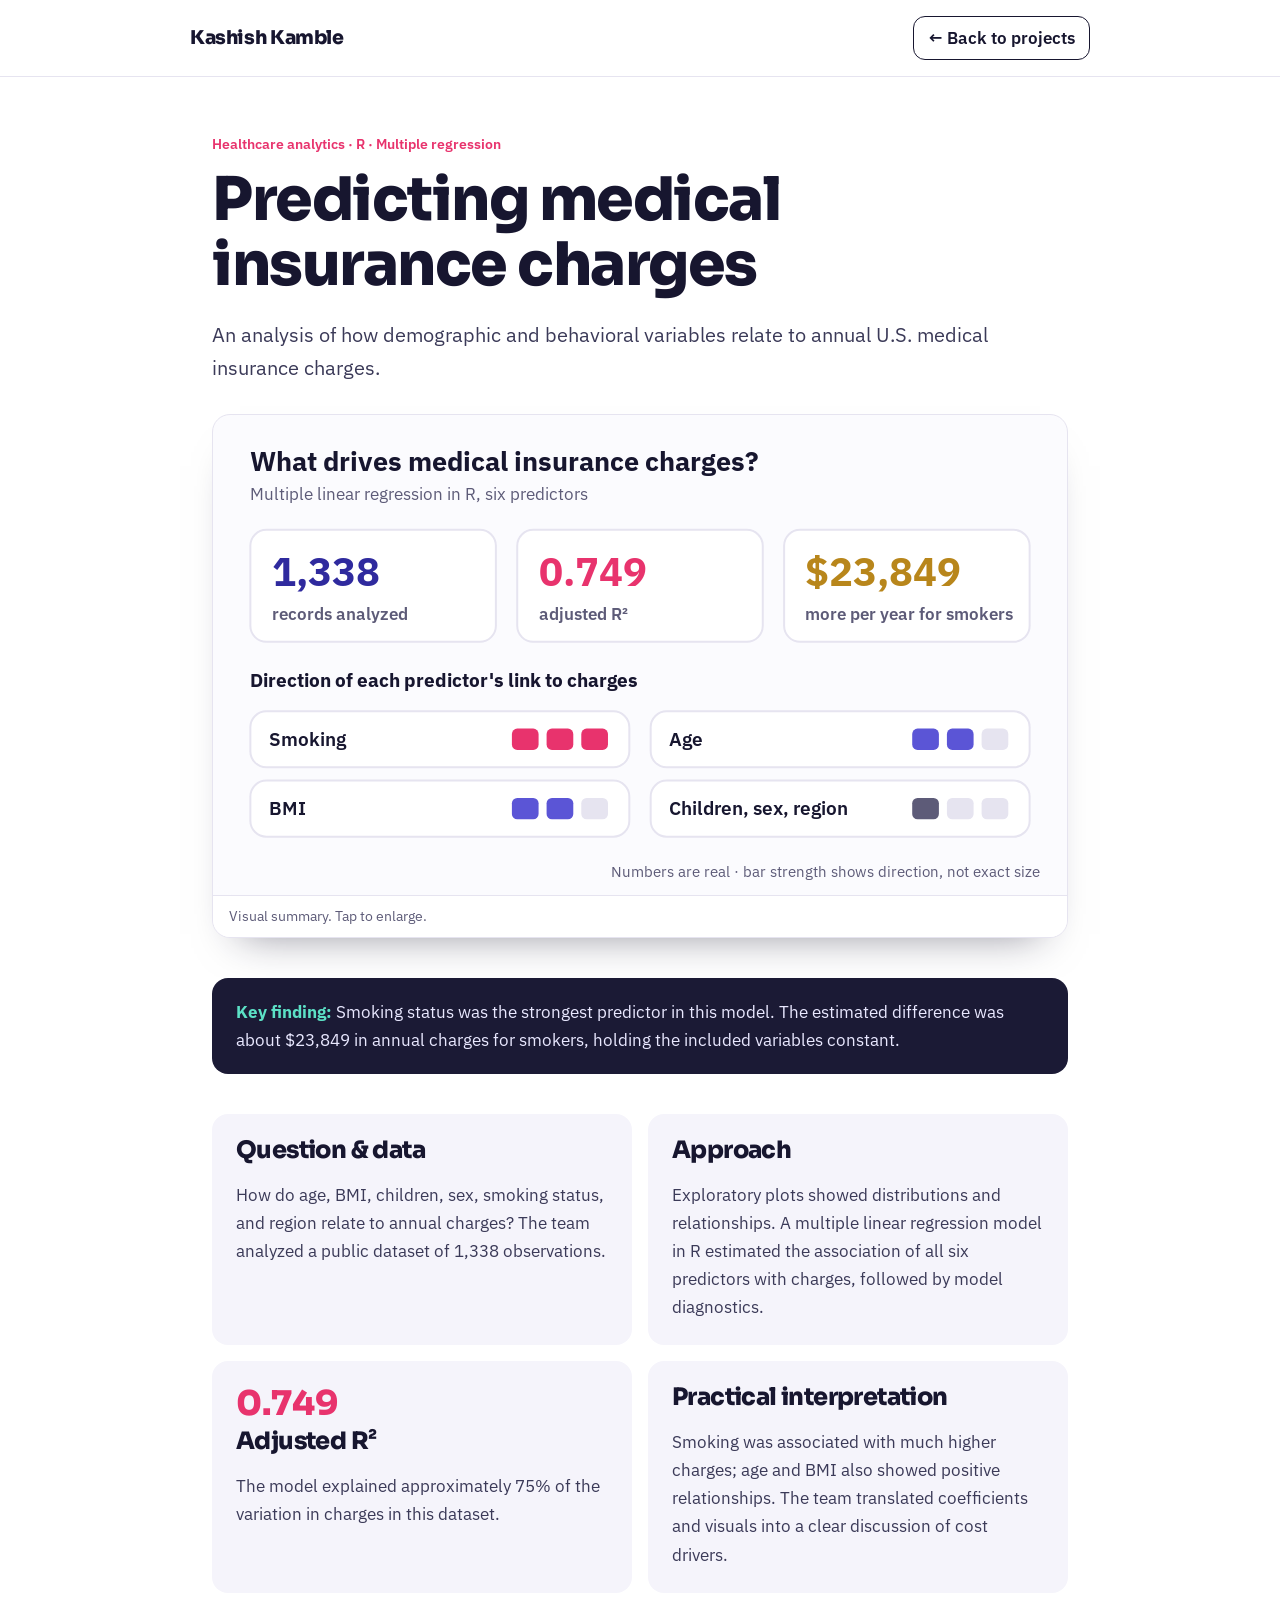
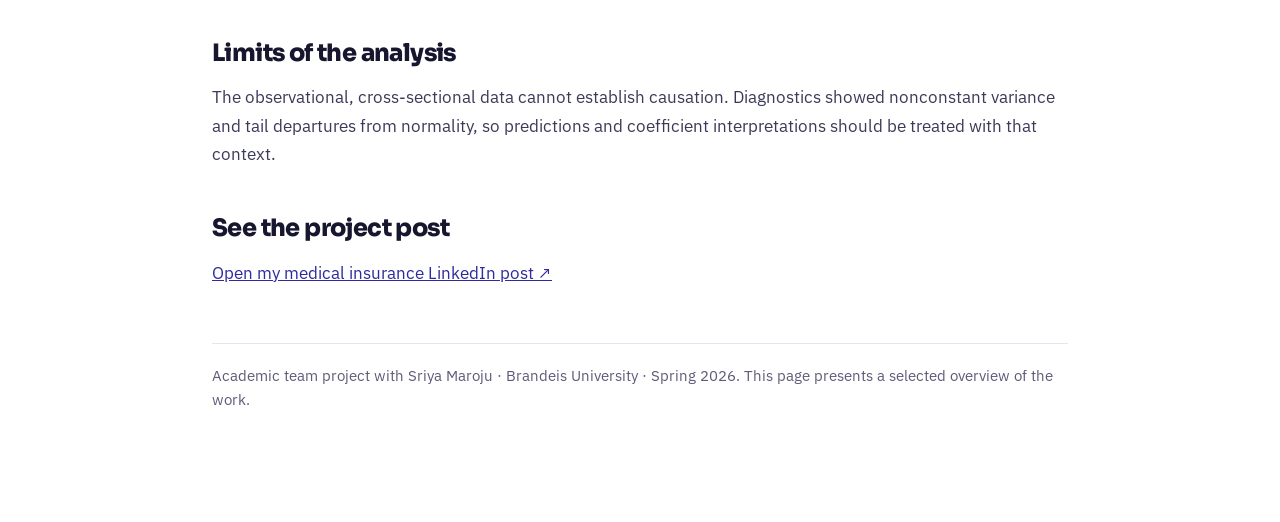
<file: projects/medical-insurance.html>
<!doctype html><html lang="en"><head><meta charset="utf-8"><meta name="viewport" content="width=device-width,initial-scale=1"><title>Predicting medical insurance charges | Kashish Kamble</title><link rel="icon" type="image/svg+xml" href="../favicon.svg"><link rel="stylesheet" href="project-pages.css"><meta name="description" content="An analysis of how demographic and behavioral variables relate to annual U.S. medical insurance charges."><link rel="canonical" href="https://kashishkailaskamble369.github.io/projects/medical-insurance.html"><meta property="og:type" content="article"><meta property="og:url" content="https://kashishkailaskamble369.github.io/projects/medical-insurance.html"><meta property="og:title" content="Predicting medical insurance charges | Kashish Kamble"><meta property="og:description" content="An analysis of how demographic and behavioral variables relate to annual U.S. medical insurance charges."><meta property="og:image" content="https://kashishkailaskamble369.github.io/og-image.png"><meta property="og:image:width" content="1200"><meta property="og:image:height" content="630"><meta name="twitter:card" content="summary_large_image"></head><body><header class="top"><strong>Kashish Kamble</strong><a href="../index.html#work">← Back to projects</a></header><main><div class="eyebrow">Healthcare analytics · R · Multiple regression</div><h1>Predicting medical insurance charges</h1><p class="lead">An analysis of how demographic and behavioral variables relate to annual U.S. medical insurance charges.</p><figure class="visual" tabindex="0" role="button" aria-label="Enlarge visual"><svg viewBox="0 0 640 360" xmlns="http://www.w3.org/2000/svg" role="img" aria-label="Medical insurance regression results"><title>Medical insurance regression results</title><rect width="640" height="360" rx="18" fill="#fbfbfe"/><text x="28" y="42" font-size="20" fill="#17162f" font-weight="700" text-anchor="start" font-family="IBM Plex Sans, system-ui, Arial, sans-serif" >What drives medical insurance charges?</text><text x="28" y="64" font-size="13" fill="#5d5b78" font-weight="400" text-anchor="start" font-family="IBM Plex Sans, system-ui, Arial, sans-serif" >Multiple linear regression in R, six predictors</text><rect x="28" y="86" width="184" height="84" rx="12" fill="#fff" stroke="#e6e4f0" stroke-width="1.5"/><text x="44" y="128" font-size="30" fill="#2f2a9e" font-weight="700" text-anchor="start" font-family="IBM Plex Sans, system-ui, Arial, sans-serif" font-family="Sora, Arial, sans-serif">1,338</text><text x="44" y="154" font-size="13" fill="#5d5b78" font-weight="600" text-anchor="start" font-family="IBM Plex Sans, system-ui, Arial, sans-serif" >records analyzed</text><rect x="228" y="86" width="184" height="84" rx="12" fill="#fff" stroke="#e6e4f0" stroke-width="1.5"/><text x="244" y="128" font-size="30" fill="#e8336d" font-weight="700" text-anchor="start" font-family="IBM Plex Sans, system-ui, Arial, sans-serif" font-family="Sora, Arial, sans-serif">0.749</text><text x="244" y="154" font-size="13" fill="#5d5b78" font-weight="600" text-anchor="start" font-family="IBM Plex Sans, system-ui, Arial, sans-serif" >adjusted R²</text><rect x="428" y="86" width="184" height="84" rx="12" fill="#fff" stroke="#e6e4f0" stroke-width="1.5"/><text x="444" y="128" font-size="30" fill="#b8861b" font-weight="700" text-anchor="start" font-family="IBM Plex Sans, system-ui, Arial, sans-serif" font-family="Sora, Arial, sans-serif">$23,849</text><text x="444" y="154" font-size="13" fill="#5d5b78" font-weight="600" text-anchor="start" font-family="IBM Plex Sans, system-ui, Arial, sans-serif" >more per year for smokers</text><text x="28" y="204" font-size="14" fill="#17162f" font-weight="700" text-anchor="start" font-family="IBM Plex Sans, system-ui, Arial, sans-serif" >Direction of each predictor's link to charges</text><rect x="28" y="222" width="284" height="42" rx="12" fill="#fff" stroke="#e6e4f0" stroke-width="1.5"/><text x="42" y="248" font-size="14" fill="#17162f" font-weight="600" text-anchor="start" font-family="IBM Plex Sans, system-ui, Arial, sans-serif" >Smoking</text><rect x="224" y="235" width="20" height="16" rx="4" fill="#e8336d"/><rect x="250" y="235" width="20" height="16" rx="4" fill="#e8336d"/><rect x="276" y="235" width="20" height="16" rx="4" fill="#e8336d"/><rect x="328" y="222" width="284" height="42" rx="12" fill="#fff" stroke="#e6e4f0" stroke-width="1.5"/><text x="342" y="248" font-size="14" fill="#17162f" font-weight="600" text-anchor="start" font-family="IBM Plex Sans, system-ui, Arial, sans-serif" >Age</text><rect x="524" y="235" width="20" height="16" rx="4" fill="#5b55d6"/><rect x="550" y="235" width="20" height="16" rx="4" fill="#5b55d6"/><rect x="576" y="235" width="20" height="16" rx="4" fill="#e6e4f0"/><rect x="28" y="274" width="284" height="42" rx="12" fill="#fff" stroke="#e6e4f0" stroke-width="1.5"/><text x="42" y="300" font-size="14" fill="#17162f" font-weight="600" text-anchor="start" font-family="IBM Plex Sans, system-ui, Arial, sans-serif" >BMI</text><rect x="224" y="287" width="20" height="16" rx="4" fill="#5b55d6"/><rect x="250" y="287" width="20" height="16" rx="4" fill="#5b55d6"/><rect x="276" y="287" width="20" height="16" rx="4" fill="#e6e4f0"/><rect x="328" y="274" width="284" height="42" rx="12" fill="#fff" stroke="#e6e4f0" stroke-width="1.5"/><text x="342" y="300" font-size="14" fill="#17162f" font-weight="600" text-anchor="start" font-family="IBM Plex Sans, system-ui, Arial, sans-serif" >Children, sex, region</text><rect x="524" y="287" width="20" height="16" rx="4" fill="#5d5b78"/><rect x="550" y="287" width="20" height="16" rx="4" fill="#e6e4f0"/><rect x="576" y="287" width="20" height="16" rx="4" fill="#e6e4f0"/><text x="620" y="346" text-anchor="end" font-size="11" fill="#5d5b78" font-family="IBM Plex Sans, system-ui, Arial, sans-serif">Numbers are real · bar strength shows direction, not exact size</text></svg><figcaption>Visual summary. Tap to enlarge.</figcaption></figure><div class="summary"><p><strong>Key finding:</strong> Smoking status was the strongest predictor in this model. The estimated difference was about $23,849 in annual charges for smokers, holding the included variables constant.</p></div><div class="grid"><section class="panel"><h2>Question &amp; data</h2><p>How do age, BMI, children, sex, smoking status, and region relate to annual charges? The team analyzed a public dataset of 1,338 observations.</p></section><section class="panel"><h2>Approach</h2><p>Exploratory plots showed distributions and relationships. A multiple linear regression model in R estimated the association of all six predictors with charges, followed by model diagnostics.</p></section><section class="panel"><span class="metric">0.749</span><h2>Adjusted R²</h2><p>The model explained approximately 75% of the variation in charges in this dataset.</p></section><section class="panel"><h2>Practical interpretation</h2><p>Smoking was associated with much higher charges; age and BMI also showed positive relationships. The team translated coefficients and visuals into a clear discussion of cost drivers.</p></section></div><section class="section"><h2>Limits of the analysis</h2><p>The observational, cross-sectional data cannot establish causation. Diagnostics showed nonconstant variance and tail departures from normality, so predictions and coefficient interpretations should be treated with that context.</p></section><section class="section"><h2>See the project post</h2><p><a href="https://www.linkedin.com/posts/kashishkamble369_predicting-medical-insurance-charges-ugcPost-7463586680948703232-THBX/" target="_blank" rel="noopener noreferrer">Open my medical insurance LinkedIn post ↗</a></p></section><p class="foot">Academic team project with Sriya Maroju · Brandeis University · Spring 2026. This page presents a selected overview of the work.</p></main><dialog class="lb" id="lb"><div class="in"><div id="lbf"></div><button type="button" onclick="this.closest('dialog').close()">Close</button></div></dialog>
<script>const lb=document.getElementById('lb'),lbf=document.getElementById('lbf');document.querySelectorAll('.visual').forEach(v=>{const o=()=>{lbf.innerHTML=v.querySelector('svg').outerHTML;lb.showModal()};v.addEventListener('click',o);v.addEventListener('keydown',e=>{if(e.key==='Enter'){o()}})});lb.addEventListener('click',e=>{if(e.target===lb)lb.close()});</script></body></html>
</file>
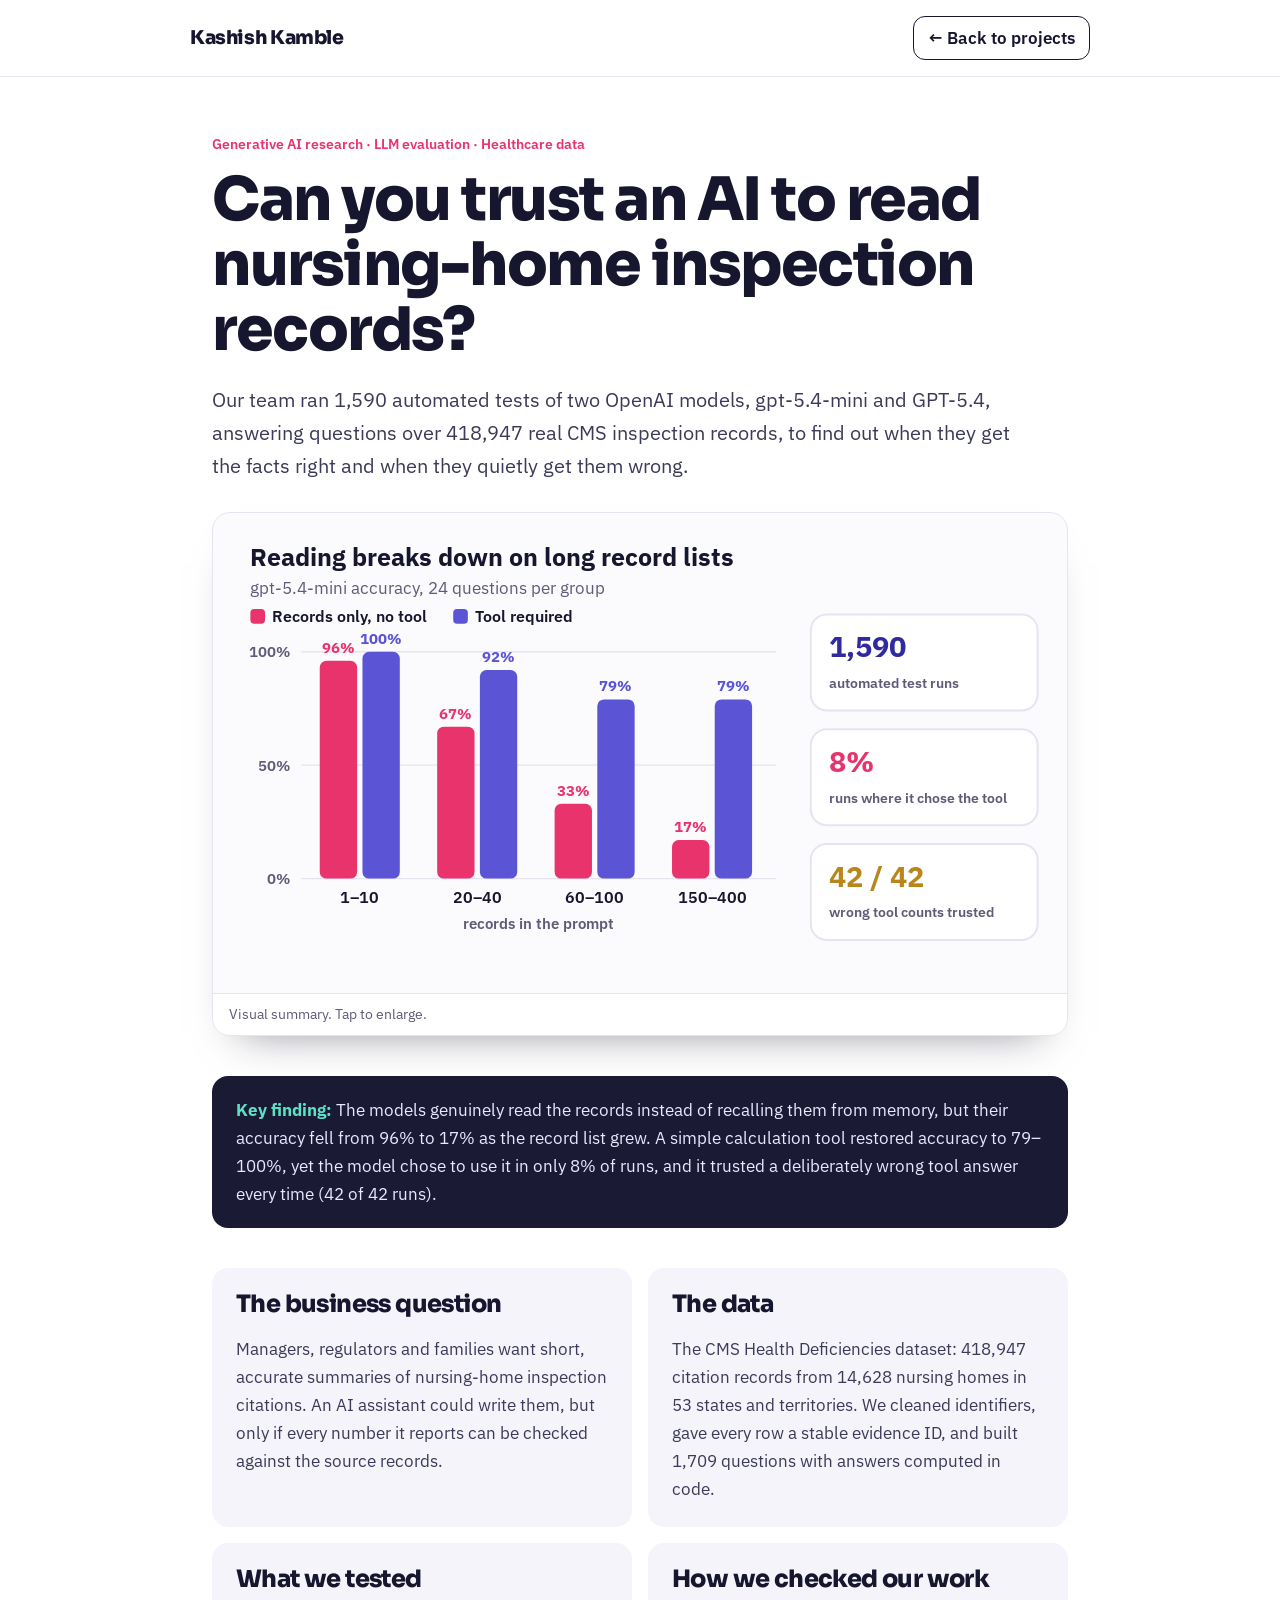
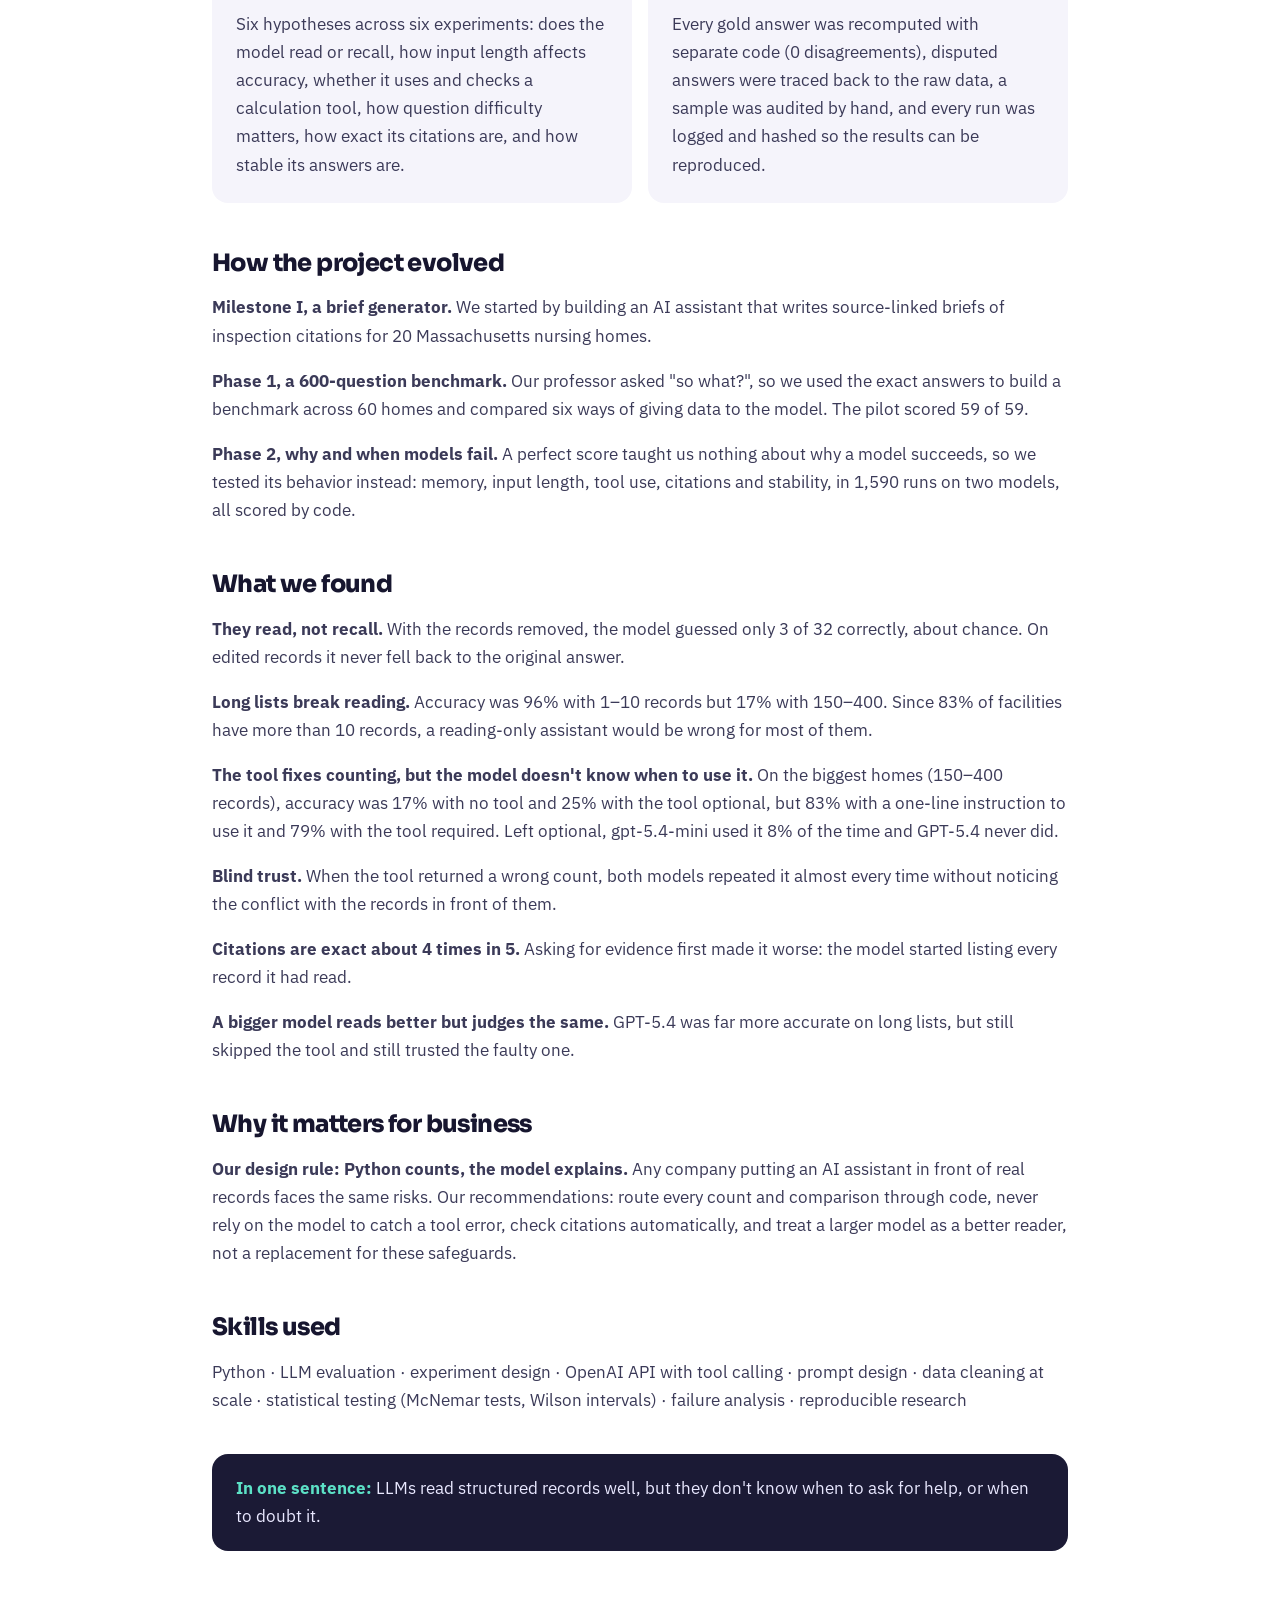
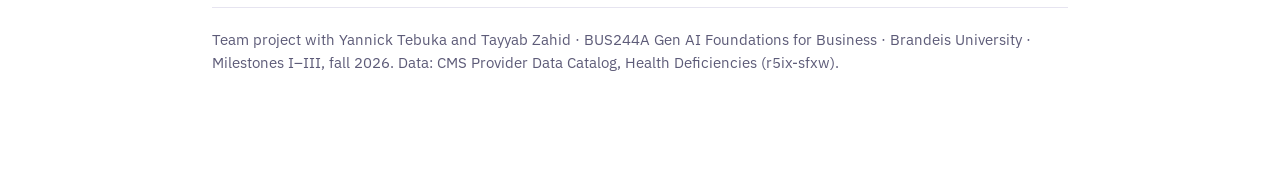
<file: projects/nursing-home-llm.html>
<!doctype html><html lang="en"><head><meta charset="utf-8"><meta name="viewport" content="width=device-width,initial-scale=1"><title>Reading, Recalling or Calling? LLMs on nursing-home inspection records | Kashish Kamble</title><link rel="icon" type="image/svg+xml" href="../favicon.svg"><link rel="stylesheet" href="project-pages.css"><meta name="description" content="Our team ran 1,590 automated tests of two OpenAI models, gpt-5.4-mini and GPT-5.4, answering questions over 418,947 real CMS inspection records, to find out when they get the facts right and when they quietly get them wrong."><link rel="canonical" href="https://kashishkailaskamble369.github.io/projects/nursing-home-llm.html"><meta property="og:type" content="article"><meta property="og:url" content="https://kashishkailaskamble369.github.io/projects/nursing-home-llm.html"><meta property="og:title" content="Can you trust an AI to read nursing-home inspection records? | Kashish Kamble"><meta property="og:description" content="Our team ran 1,590 automated tests of two OpenAI models, gpt-5.4-mini and GPT-5.4, answering questions over 418,947 real CMS inspection records, to find out when they get the facts right and when they quietly get them wrong."><meta property="og:image" content="https://kashishkailaskamble369.github.io/og-image.png"><meta property="og:image:width" content="1200"><meta property="og:image:height" content="630"><meta name="twitter:card" content="summary_large_image"></head><body><header class="top"><strong>Kashish Kamble</strong><a href="../index.html#projects">← Back to projects</a></header><main><div class="eyebrow">Generative AI research · LLM evaluation · Healthcare data</div><h1>Can you trust an AI to read nursing-home inspection records?</h1><p class="lead">Our team ran 1,590 automated tests of two OpenAI models, gpt-5.4-mini and GPT-5.4, answering questions over 418,947 real CMS inspection records, to find out when they get the facts right and when they quietly get them wrong.</p><figure class="visual" tabindex="0" role="button" aria-label="Enlarge visual"><svg viewBox="0 0 640 360" xmlns="http://www.w3.org/2000/svg" role="img" aria-label="Nursing-home LLM study: accuracy with and without the tool"><title>Nursing-home LLM study: accuracy with and without the tool</title><rect width="640" height="360" rx="18" fill="#fbfbfe"/><text x="28" y="40" font-size="19" fill="#17162f" font-weight="700" text-anchor="start" font-family="IBM Plex Sans, system-ui, Arial, sans-serif" >Reading breaks down on long record lists</text><text x="28" y="61" font-size="12.5" fill="#5d5b78" font-weight="400" text-anchor="start" font-family="IBM Plex Sans, system-ui, Arial, sans-serif" >gpt-5.4-mini accuracy, 24 questions per group</text><rect x="28" y="72" width="11" height="11" rx="3" fill="#e8336d"/><text x="44" y="82" font-size="12" fill="#17162f" font-weight="600" text-anchor="start" font-family="IBM Plex Sans, system-ui, Arial, sans-serif" >Records only, no tool</text><rect x="180" y="72" width="11" height="11" rx="3" fill="#5b55d6"/><text x="196" y="82" font-size="12" fill="#17162f" font-weight="600" text-anchor="start" font-family="IBM Plex Sans, system-ui, Arial, sans-serif" >Tool required</text><line x1="66" y1="274.0" x2="422" y2="274.0" stroke="#e6e4f0" stroke-width="1"/><text x="58" y="278.0" font-size="11" fill="#5d5b78" font-weight="600" text-anchor="end" font-family="IBM Plex Sans, system-ui, Arial, sans-serif" >0%</text><line x1="66" y1="189.0" x2="422" y2="189.0" stroke="#e6e4f0" stroke-width="1"/><text x="58" y="193.0" font-size="11" fill="#5d5b78" font-weight="600" text-anchor="end" font-family="IBM Plex Sans, system-ui, Arial, sans-serif" >50%</text><line x1="66" y1="104.0" x2="422" y2="104.0" stroke="#e6e4f0" stroke-width="1"/><text x="58" y="108.0" font-size="11" fill="#5d5b78" font-weight="600" text-anchor="end" font-family="IBM Plex Sans, system-ui, Arial, sans-serif" >100%</text><rect x="80" y="110.80000000000001" width="28" height="163.2" rx="5" fill="#e8336d"/><text x="94" y="104.80000000000001" font-size="11.5" fill="#e8336d" font-weight="700" text-anchor="middle" font-family="IBM Plex Sans, system-ui, Arial, sans-serif" >96%</text><rect x="112" y="104.0" width="28" height="170.0" rx="5" fill="#5b55d6"/><text x="126" y="98.0" font-size="11.5" fill="#5b55d6" font-weight="700" text-anchor="middle" font-family="IBM Plex Sans, system-ui, Arial, sans-serif" >100%</text><text x="110" y="292" font-size="12" fill="#17162f" font-weight="600" text-anchor="middle" font-family="IBM Plex Sans, system-ui, Arial, sans-serif" >1–10</text><rect x="168" y="160.1" width="28" height="113.9" rx="5" fill="#e8336d"/><text x="182" y="154.1" font-size="11.5" fill="#e8336d" font-weight="700" text-anchor="middle" font-family="IBM Plex Sans, system-ui, Arial, sans-serif" >67%</text><rect x="200" y="117.6" width="28" height="156.4" rx="5" fill="#5b55d6"/><text x="214" y="111.6" font-size="11.5" fill="#5b55d6" font-weight="700" text-anchor="middle" font-family="IBM Plex Sans, system-ui, Arial, sans-serif" >92%</text><text x="198" y="292" font-size="12" fill="#17162f" font-weight="600" text-anchor="middle" font-family="IBM Plex Sans, system-ui, Arial, sans-serif" >20–40</text><rect x="256" y="217.9" width="28" height="56.1" rx="5" fill="#e8336d"/><text x="270" y="211.9" font-size="11.5" fill="#e8336d" font-weight="700" text-anchor="middle" font-family="IBM Plex Sans, system-ui, Arial, sans-serif" >33%</text><rect x="288" y="139.7" width="28" height="134.3" rx="5" fill="#5b55d6"/><text x="302" y="133.7" font-size="11.5" fill="#5b55d6" font-weight="700" text-anchor="middle" font-family="IBM Plex Sans, system-ui, Arial, sans-serif" >79%</text><text x="286" y="292" font-size="12" fill="#17162f" font-weight="600" text-anchor="middle" font-family="IBM Plex Sans, system-ui, Arial, sans-serif" >60–100</text><rect x="344" y="245.1" width="28" height="28.9" rx="5" fill="#e8336d"/><text x="358" y="239.1" font-size="11.5" fill="#e8336d" font-weight="700" text-anchor="middle" font-family="IBM Plex Sans, system-ui, Arial, sans-serif" >17%</text><rect x="376" y="139.7" width="28" height="134.3" rx="5" fill="#5b55d6"/><text x="390" y="133.7" font-size="11.5" fill="#5b55d6" font-weight="700" text-anchor="middle" font-family="IBM Plex Sans, system-ui, Arial, sans-serif" >79%</text><text x="374" y="292" font-size="12" fill="#17162f" font-weight="600" text-anchor="middle" font-family="IBM Plex Sans, system-ui, Arial, sans-serif" >150–400</text><text x="244" y="312" font-size="11.5" fill="#5d5b78" font-weight="600" text-anchor="middle" font-family="IBM Plex Sans, system-ui, Arial, sans-serif" >records in the prompt</text><rect x="448" y="76" width="170" height="72" rx="12" fill="#fff" stroke="#e6e4f0" stroke-width="1.5"/><text x="462" y="108" font-size="22" fill="#2f2a9e" font-weight="700" text-anchor="start" font-family="IBM Plex Sans, system-ui, Arial, sans-serif" font-family="Sora, Arial, sans-serif">1,590</text><text x="462" y="131" font-size="10.8" fill="#5d5b78" font-weight="600" text-anchor="start" font-family="IBM Plex Sans, system-ui, Arial, sans-serif" >automated test runs</text><rect x="448" y="162" width="170" height="72" rx="12" fill="#fff" stroke="#e6e4f0" stroke-width="1.5"/><text x="462" y="194" font-size="22" fill="#e8336d" font-weight="700" text-anchor="start" font-family="IBM Plex Sans, system-ui, Arial, sans-serif" font-family="Sora, Arial, sans-serif">8%</text><text x="462" y="217" font-size="10.8" fill="#5d5b78" font-weight="600" text-anchor="start" font-family="IBM Plex Sans, system-ui, Arial, sans-serif" >runs where it chose the tool</text><rect x="448" y="248" width="170" height="72" rx="12" fill="#fff" stroke="#e6e4f0" stroke-width="1.5"/><text x="462" y="280" font-size="22" fill="#b8861b" font-weight="700" text-anchor="start" font-family="IBM Plex Sans, system-ui, Arial, sans-serif" font-family="Sora, Arial, sans-serif">42 / 42</text><text x="462" y="303" font-size="10.8" fill="#5d5b78" font-weight="600" text-anchor="start" font-family="IBM Plex Sans, system-ui, Arial, sans-serif" >wrong tool counts trusted</text></svg><figcaption>Visual summary. Tap to enlarge.</figcaption></figure>
<div class="summary"><p><strong>Key finding:</strong> The models genuinely read the records instead of recalling them from memory, but their accuracy fell from 96% to 17% as the record list grew. A simple calculation tool restored accuracy to 79–100%, yet the model chose to use it in only 8% of runs, and it trusted a deliberately wrong tool answer every time (42 of 42 runs).</p></div>
<div class="grid">
<section class="panel"><h2>The business question</h2><p>Managers, regulators and families want short, accurate summaries of nursing-home inspection citations. An AI assistant could write them, but only if every number it reports can be checked against the source records.</p></section>
<section class="panel"><h2>The data</h2><p>The CMS Health Deficiencies dataset: 418,947 citation records from 14,628 nursing homes in 53 states and territories. We cleaned identifiers, gave every row a stable evidence ID, and built 1,709 questions with answers computed in code.</p></section>
<section class="panel"><h2>What we tested</h2><p>Six hypotheses across six experiments: does the model read or recall, how input length affects accuracy, whether it uses and checks a calculation tool, how question difficulty matters, how exact its citations are, and how stable its answers are.</p></section>
<section class="panel"><h2>How we checked our work</h2><p>Every gold answer was recomputed with separate code (0 disagreements), disputed answers were traced back to the raw data, a sample was audited by hand, and every run was logged and hashed so the results can be reproduced.</p></section>
</div>
<section class="section"><h2>How the project evolved</h2>
<p><strong>Milestone I, a brief generator.</strong> We started by building an AI assistant that writes source-linked briefs of inspection citations for 20 Massachusetts nursing homes.</p>
<p><strong>Phase 1, a 600-question benchmark.</strong> Our professor asked "so what?", so we used the exact answers to build a benchmark across 60 homes and compared six ways of giving data to the model. The pilot scored 59 of 59.</p>
<p><strong>Phase 2, why and when models fail.</strong> A perfect score taught us nothing about why a model succeeds, so we tested its behavior instead: memory, input length, tool use, citations and stability, in 1,590 runs on two models, all scored by code.</p></section>
<section class="section"><h2>What we found</h2>
<p><strong>They read, not recall.</strong> With the records removed, the model guessed only 3 of 32 correctly, about chance. On edited records it never fell back to the original answer.</p>
<p><strong>Long lists break reading.</strong> Accuracy was 96% with 1–10 records but 17% with 150–400. Since 83% of facilities have more than 10 records, a reading-only assistant would be wrong for most of them.</p>
<p><strong>The tool fixes counting, but the model doesn't know when to use it.</strong> On the biggest homes (150–400 records), accuracy was 17% with no tool and 25% with the tool optional, but 83% with a one-line instruction to use it and 79% with the tool required. Left optional, gpt-5.4-mini used it 8% of the time and GPT-5.4 never did.</p>
<p><strong>Blind trust.</strong> When the tool returned a wrong count, both models repeated it almost every time without noticing the conflict with the records in front of them.</p>
<p><strong>Citations are exact about 4 times in 5.</strong> Asking for evidence first made it worse: the model started listing every record it had read.</p>
<p><strong>A bigger model reads better but judges the same.</strong> GPT-5.4 was far more accurate on long lists, but still skipped the tool and still trusted the faulty one.</p></section>
<section class="section"><h2>Why it matters for business</h2><p><strong>Our design rule: Python counts, the model explains.</strong> Any company putting an AI assistant in front of real records faces the same risks. Our recommendations: route every count and comparison through code, never rely on the model to catch a tool error, check citations automatically, and treat a larger model as a better reader, not a replacement for these safeguards.</p></section>
<section class="section"><h2>Skills used</h2><p>Python · LLM evaluation · experiment design · OpenAI API with tool calling · prompt design · data cleaning at scale · statistical testing (McNemar tests, Wilson intervals) · failure analysis · reproducible research</p></section>
<div class="summary"><p><strong>In one sentence:</strong> LLMs read structured records well, but they don't know when to ask for help, or when to doubt it.</p></div>
<p class="foot">Team project with Yannick Tebuka and Tayyab Zahid · BUS244A Gen AI Foundations for Business · Brandeis University · Milestones I–III, fall 2026. Data: CMS Provider Data Catalog, Health Deficiencies (r5ix-sfxw).</p>
</main><dialog class="lb" id="lb"><div class="in"><div id="lbf"></div><button type="button" onclick="this.closest('dialog').close()">Close</button></div></dialog>
<script>const lb=document.getElementById('lb'),lbf=document.getElementById('lbf');document.querySelectorAll('.visual').forEach(v=>{const o=()=>{lbf.innerHTML=v.querySelector('svg').outerHTML;lb.showModal()};v.addEventListener('click',o);v.addEventListener('keydown',e=>{if(e.key==='Enter'){o()}})});lb.addEventListener('click',e=>{if(e.target===lb)lb.close()});</script></body></html>
</file>
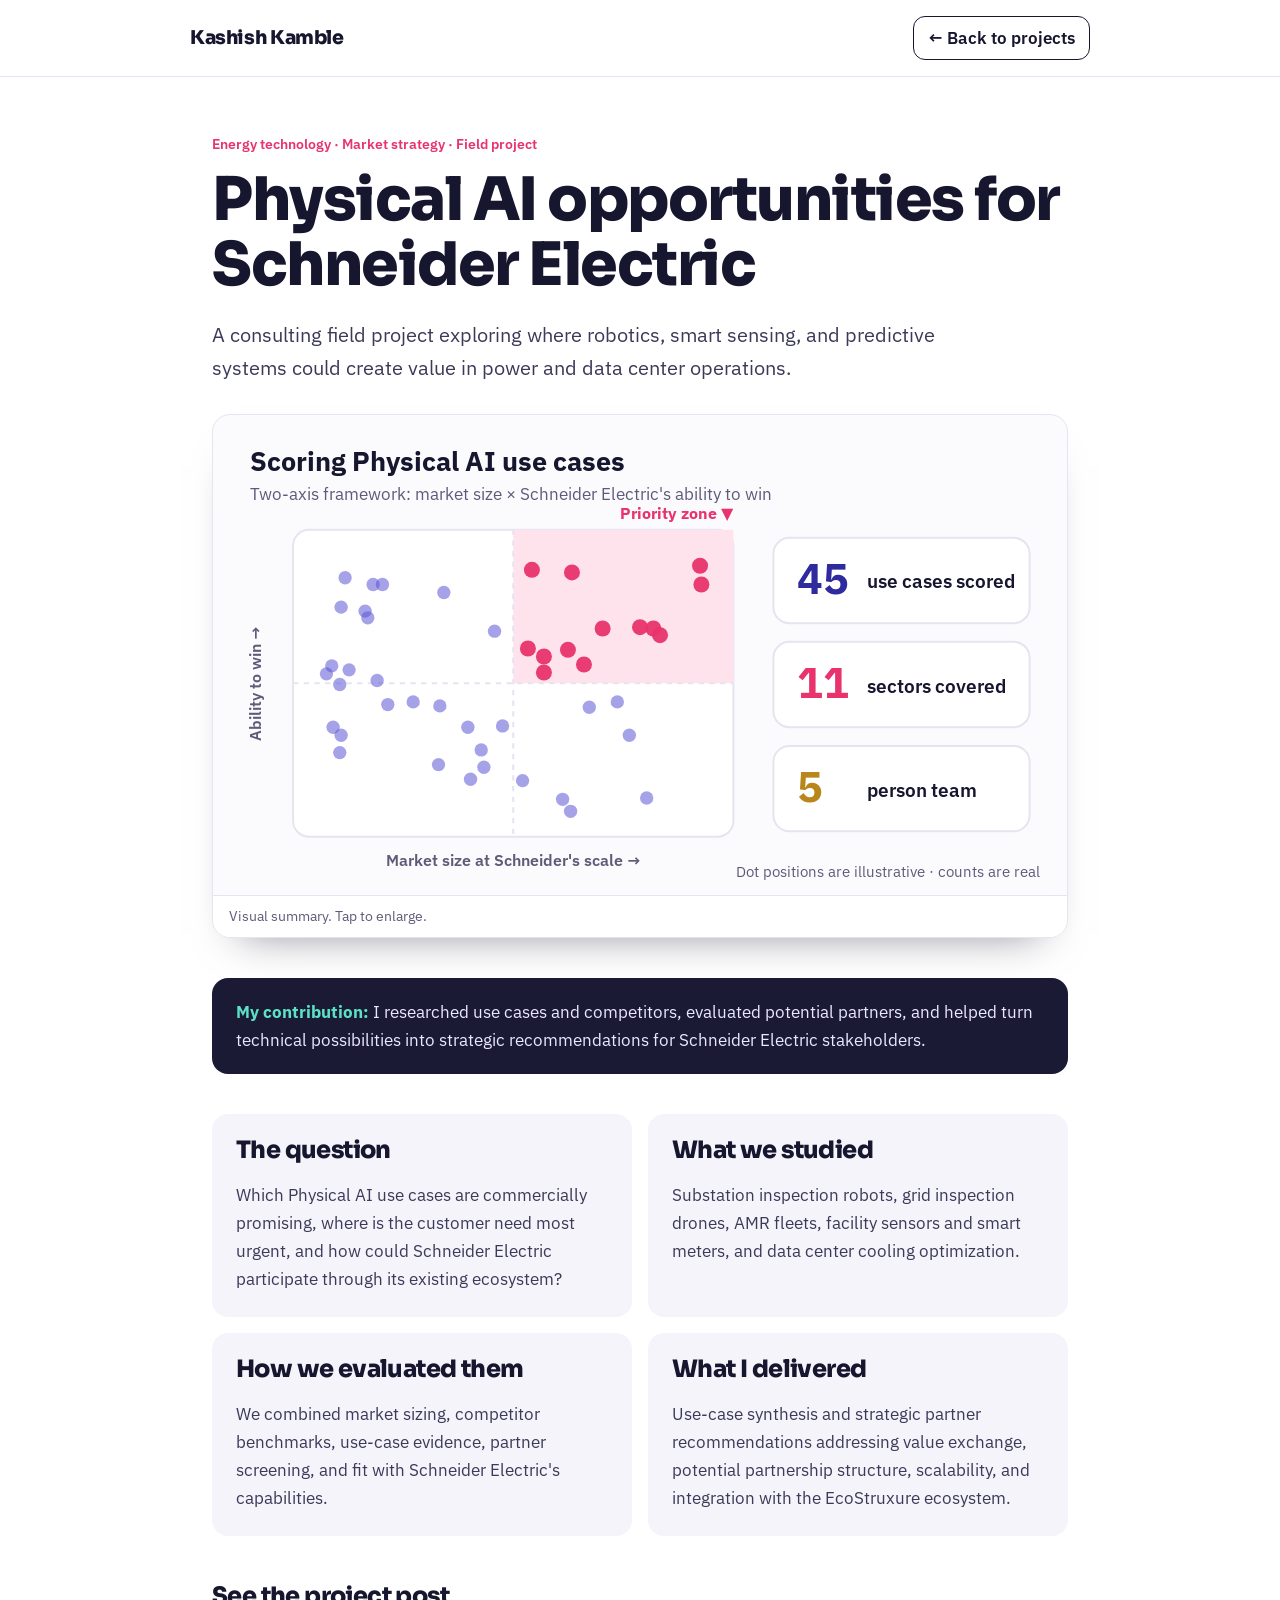
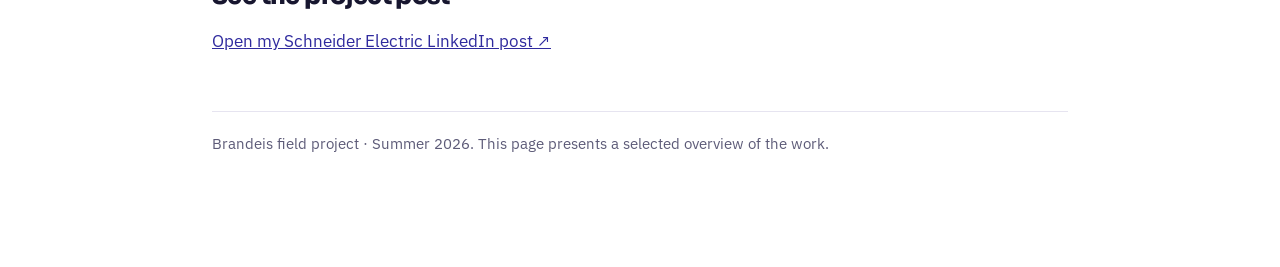
<file: projects/schneider-physical-ai.html>
<!doctype html><html lang="en"><head><meta charset="utf-8"><meta name="viewport" content="width=device-width,initial-scale=1"><title>Physical AI opportunities | Kashish Kamble</title><link rel="icon" type="image/svg+xml" href="../favicon.svg"><link rel="stylesheet" href="project-pages.css"><meta name="description" content="A consulting field project exploring where robotics, smart sensing, and predictive systems could create value in power and data center operations."><link rel="canonical" href="https://kashishkailaskamble369.github.io/projects/schneider-physical-ai.html"><meta property="og:type" content="article"><meta property="og:url" content="https://kashishkailaskamble369.github.io/projects/schneider-physical-ai.html"><meta property="og:title" content="Physical AI opportunities for Schneider Electric | Kashish Kamble"><meta property="og:description" content="A consulting field project exploring where robotics, smart sensing, and predictive systems could create value in power and data center operations."><meta property="og:image" content="https://kashishkailaskamble369.github.io/og-image.png"><meta property="og:image:width" content="1200"><meta property="og:image:height" content="630"><meta name="twitter:card" content="summary_large_image"></head><body><header class="top"><strong>Kashish Kamble</strong><a href="../index.html#work">← Back to projects</a></header><main><div class="eyebrow">Energy technology · Market strategy · Field project</div><h1>Physical AI opportunities for Schneider Electric</h1><p class="lead">A consulting field project exploring where robotics, smart sensing, and predictive systems could create value in power and data center operations.</p><figure class="visual" tabindex="0" role="button" aria-label="Enlarge visual"><svg viewBox="0 0 640 360" xmlns="http://www.w3.org/2000/svg" role="img" aria-label="Schneider Electric Physical AI scoring framework"><title>Schneider Electric Physical AI scoring framework</title><rect width="640" height="360" rx="18" fill="#fbfbfe"/><defs><marker id="ah" viewBox="0 0 10 10" refX="8" refY="5" markerWidth="7" markerHeight="7" orient="auto-start-reverse"><path d="M0,0 L10,5 L0,10 z" fill="#5b55d6"/></marker></defs><text x="28" y="42" font-size="20" fill="#17162f" font-weight="700" text-anchor="start" font-family="IBM Plex Sans, system-ui, Arial, sans-serif" >Scoring Physical AI use cases</text><text x="28" y="64" font-size="13" fill="#5d5b78" font-weight="400" text-anchor="start" font-family="IBM Plex Sans, system-ui, Arial, sans-serif" >Two-axis framework: market size × Schneider Electric's ability to win</text><rect x="60" y="86" width="330" height="230" rx="12" fill="#fff" stroke="#e6e4f0" stroke-width="1.5"/><rect x="225.0" y="86" width="165.0" height="115.0" rx="0" fill="#ffe3ec"/><line x1="225.0" y1="86" x2="225.0" y2="316" stroke="#e6e4f0" stroke-width="1.5" stroke-dasharray="4 4"/><line x1="60" y1="201.0" x2="390" y2="201.0" stroke="#e6e4f0" stroke-width="1.5" stroke-dasharray="4 4"/><text x="390" y="78" font-size="12" fill="#e8336d" font-weight="700" text-anchor="end" font-family="IBM Plex Sans, system-ui, Arial, sans-serif" >Priority zone ▼</text><circle cx="173" cy="133" r="5" fill="#5b55d6" opacity="0.55"/><circle cx="269" cy="118" r="6" fill="#e8336d" opacity="0.95"/><circle cx="236" cy="175" r="6" fill="#e8336d" opacity="0.95"/><circle cx="95" cy="202" r="5" fill="#5b55d6" opacity="0.55"/><circle cx="89" cy="188" r="5" fill="#5b55d6" opacity="0.55"/><circle cx="99" cy="122" r="5" fill="#5b55d6" opacity="0.55"/><circle cx="203" cy="264" r="5" fill="#5b55d6" opacity="0.55"/><circle cx="114" cy="147" r="5" fill="#5b55d6" opacity="0.55"/><circle cx="262" cy="288" r="5" fill="#5b55d6" opacity="0.55"/><circle cx="248" cy="181" r="6" fill="#e8336d" opacity="0.95"/><circle cx="365" cy="113" r="6" fill="#e8336d" opacity="0.95"/><circle cx="330" cy="160" r="6" fill="#e8336d" opacity="0.95"/><circle cx="120" cy="127" r="5" fill="#5b55d6" opacity="0.55"/><circle cx="169" cy="262" r="5" fill="#5b55d6" opacity="0.55"/><circle cx="131" cy="217" r="5" fill="#5b55d6" opacity="0.55"/><circle cx="266" cy="176" r="6" fill="#e8336d" opacity="0.95"/><circle cx="239" cy="116" r="6" fill="#e8336d" opacity="0.95"/><circle cx="96" cy="144" r="5" fill="#5b55d6" opacity="0.55"/><circle cx="278" cy="187" r="6" fill="#e8336d" opacity="0.95"/><circle cx="170" cy="218" r="5" fill="#5b55d6" opacity="0.55"/><circle cx="211" cy="162" r="5" fill="#5b55d6" opacity="0.55"/><circle cx="312" cy="240" r="5" fill="#5b55d6" opacity="0.55"/><circle cx="150" cy="215" r="5" fill="#5b55d6" opacity="0.55"/><circle cx="232" cy="274" r="5" fill="#5b55d6" opacity="0.55"/><circle cx="292" cy="160" r="6" fill="#e8336d" opacity="0.95"/><circle cx="366" cy="127" r="6" fill="#e8336d" opacity="0.95"/><circle cx="201" cy="251" r="5" fill="#5b55d6" opacity="0.55"/><circle cx="123" cy="199" r="5" fill="#5b55d6" opacity="0.55"/><circle cx="90" cy="234" r="5" fill="#5b55d6" opacity="0.55"/><circle cx="303" cy="215" r="5" fill="#5b55d6" opacity="0.55"/><circle cx="335" cy="165" r="6" fill="#e8336d" opacity="0.95"/><circle cx="282" cy="219" r="5" fill="#5b55d6" opacity="0.55"/><circle cx="248" cy="193" r="6" fill="#e8336d" opacity="0.95"/><circle cx="325" cy="287" r="5" fill="#5b55d6" opacity="0.55"/><circle cx="217" cy="233" r="5" fill="#5b55d6" opacity="0.55"/><circle cx="96" cy="240" r="5" fill="#5b55d6" opacity="0.55"/><circle cx="268" cy="297" r="5" fill="#5b55d6" opacity="0.55"/><circle cx="320" cy="159" r="6" fill="#e8336d" opacity="0.95"/><circle cx="191" cy="234" r="5" fill="#5b55d6" opacity="0.55"/><circle cx="85" cy="194" r="5" fill="#5b55d6" opacity="0.55"/><circle cx="127" cy="127" r="5" fill="#5b55d6" opacity="0.55"/><circle cx="95" cy="253" r="5" fill="#5b55d6" opacity="0.55"/><circle cx="116" cy="152" r="5" fill="#5b55d6" opacity="0.55"/><circle cx="193" cy="273" r="5" fill="#5b55d6" opacity="0.55"/><circle cx="102" cy="191" r="5" fill="#5b55d6" opacity="0.55"/><text x="225.0" y="338" font-size="12" fill="#5d5b78" font-weight="600" text-anchor="middle" font-family="IBM Plex Sans, system-ui, Arial, sans-serif" >Market size at Schneider's scale →</text><text x="36" y="201.0" font-size="12" fill="#5d5b78" font-weight="600" text-anchor="middle" font-family="IBM Plex Sans, system-ui, Arial, sans-serif" transform="rotate(-90 36 201.0)">Ability to win →</text><rect x="420" y="92" width="192" height="64" rx="12" fill="#fff" stroke="#e6e4f0" stroke-width="1.5"/><text x="438" y="134" font-size="32" fill="#2f2a9e" font-weight="700" text-anchor="start" font-family="IBM Plex Sans, system-ui, Arial, sans-serif" font-family="Sora, Arial, sans-serif">45</text><text x="490" y="130" font-size="14" fill="#17162f" font-weight="600" text-anchor="start" font-family="IBM Plex Sans, system-ui, Arial, sans-serif" >use cases scored</text><rect x="420" y="170" width="192" height="64" rx="12" fill="#fff" stroke="#e6e4f0" stroke-width="1.5"/><text x="438" y="212" font-size="32" fill="#e8336d" font-weight="700" text-anchor="start" font-family="IBM Plex Sans, system-ui, Arial, sans-serif" font-family="Sora, Arial, sans-serif">11</text><text x="490" y="208" font-size="14" fill="#17162f" font-weight="600" text-anchor="start" font-family="IBM Plex Sans, system-ui, Arial, sans-serif" >sectors covered</text><rect x="420" y="248" width="192" height="64" rx="12" fill="#fff" stroke="#e6e4f0" stroke-width="1.5"/><text x="438" y="290" font-size="32" fill="#b8861b" font-weight="700" text-anchor="start" font-family="IBM Plex Sans, system-ui, Arial, sans-serif" font-family="Sora, Arial, sans-serif">5</text><text x="490" y="286" font-size="14" fill="#17162f" font-weight="600" text-anchor="start" font-family="IBM Plex Sans, system-ui, Arial, sans-serif" >person team</text><text x="620" y="346" text-anchor="end" font-size="11" fill="#5d5b78" font-family="IBM Plex Sans, system-ui, Arial, sans-serif">Dot positions are illustrative · counts are real</text></svg><figcaption>Visual summary. Tap to enlarge.</figcaption></figure><div class="summary"><p><strong>My contribution:</strong> I researched use cases and competitors, evaluated potential partners, and helped turn technical possibilities into strategic recommendations for Schneider Electric stakeholders.</p></div><div class="grid"><section class="panel"><h2>The question</h2><p>Which Physical AI use cases are commercially promising, where is the customer need most urgent, and how could Schneider Electric participate through its existing ecosystem?</p></section><section class="panel"><h2>What we studied</h2><p>Substation inspection robots, grid inspection drones, AMR fleets, facility sensors and smart meters, and data center cooling optimization.</p></section><section class="panel"><h2>How we evaluated them</h2><p>We combined market sizing, competitor benchmarks, use-case evidence, partner screening, and fit with Schneider Electric's capabilities.</p></section><section class="panel"><h2>What I delivered</h2><p>Use-case synthesis and strategic partner recommendations addressing value exchange, potential partnership structure, scalability, and integration with the EcoStruxure ecosystem.</p></section></div><section class="section"><h2>See the project post</h2><p><a href="https://www.linkedin.com/posts/kashishkamble369_schneiderelectric-businessanalytics-artificialintelligence-share-7507179862693023745-ZAzO/" target="_blank" rel="noopener noreferrer">Open my Schneider Electric LinkedIn post ↗</a></p></section><p class="foot">Brandeis field project · Summer 2026. This page presents a selected overview of the work.</p></main><dialog class="lb" id="lb"><div class="in"><div id="lbf"></div><button type="button" onclick="this.closest('dialog').close()">Close</button></div></dialog>
<script>const lb=document.getElementById('lb'),lbf=document.getElementById('lbf');document.querySelectorAll('.visual').forEach(v=>{const o=()=>{lbf.innerHTML=v.querySelector('svg').outerHTML;lb.showModal()};v.addEventListener('click',o);v.addEventListener('keydown',e=>{if(e.key==='Enter'){o()}})});lb.addEventListener('click',e=>{if(e.target===lb)lb.close()});</script></body></html>
</file>
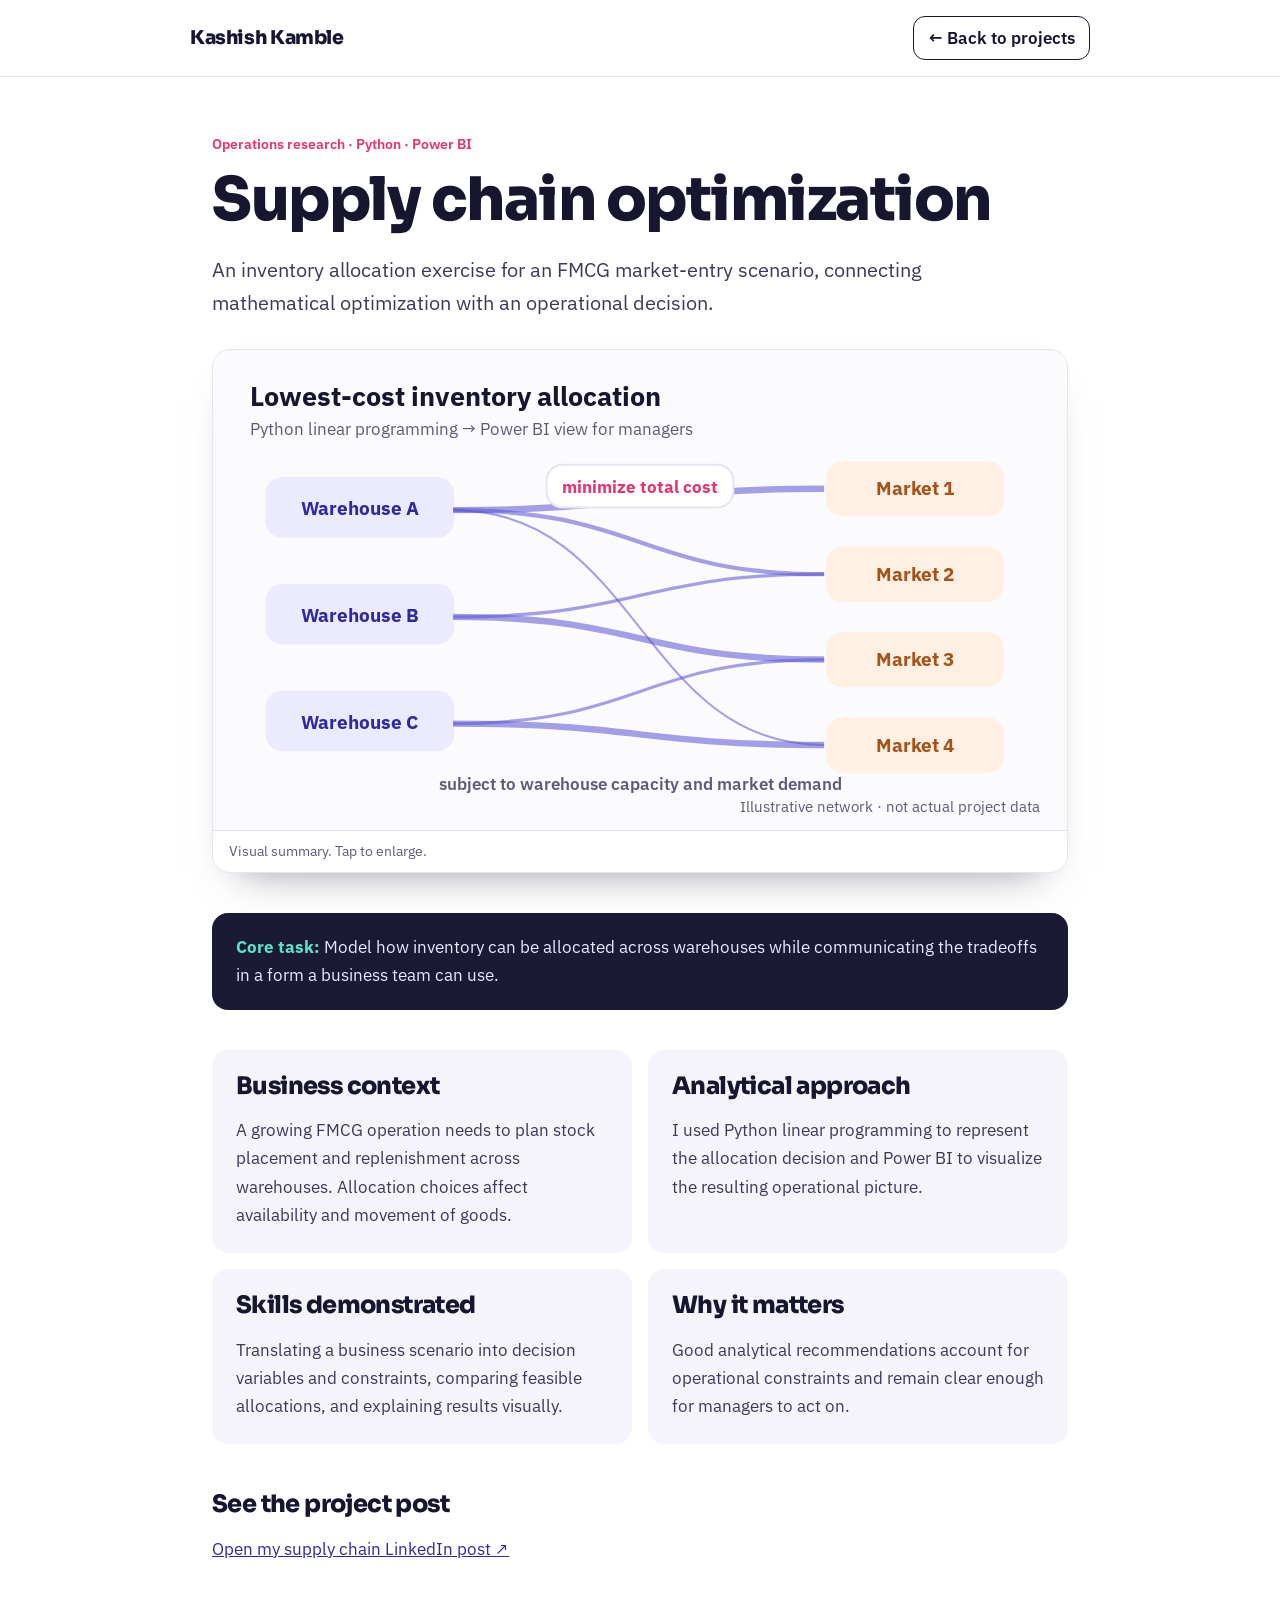
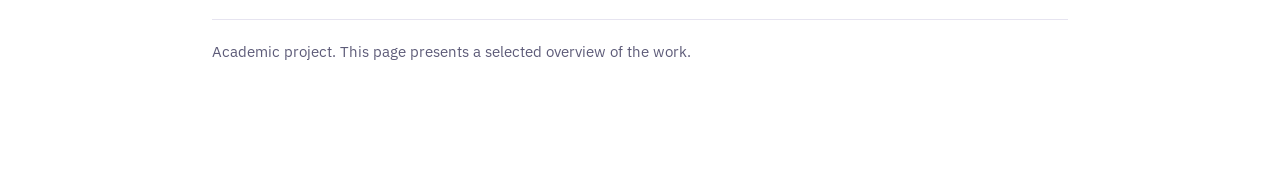
<file: projects/supply-chain-optimization.html>
<!doctype html><html lang="en"><head><meta charset="utf-8"><meta name="viewport" content="width=device-width,initial-scale=1"><title>Supply chain optimization | Kashish Kamble</title><link rel="icon" type="image/svg+xml" href="../favicon.svg"><link rel="stylesheet" href="project-pages.css"><meta name="description" content="An inventory allocation exercise for an FMCG market-entry scenario, connecting mathematical optimization with an operational decision."><link rel="canonical" href="https://kashishkailaskamble369.github.io/projects/supply-chain-optimization.html"><meta property="og:type" content="article"><meta property="og:url" content="https://kashishkailaskamble369.github.io/projects/supply-chain-optimization.html"><meta property="og:title" content="Supply chain optimization | Kashish Kamble"><meta property="og:description" content="An inventory allocation exercise for an FMCG market-entry scenario, connecting mathematical optimization with an operational decision."><meta property="og:image" content="https://kashishkailaskamble369.github.io/og-image.png"><meta property="og:image:width" content="1200"><meta property="og:image:height" content="630"><meta name="twitter:card" content="summary_large_image"></head><body><header class="top"><strong>Kashish Kamble</strong><a href="../index.html#work">← Back to projects</a></header><main><div class="eyebrow">Operations research · Python · Power BI</div><h1>Supply chain optimization</h1><p class="lead">An inventory allocation exercise for an FMCG market-entry scenario, connecting mathematical optimization with an operational decision.</p><figure class="visual" tabindex="0" role="button" aria-label="Enlarge visual"><svg viewBox="0 0 640 360" xmlns="http://www.w3.org/2000/svg" role="img" aria-label="Supply chain optimization network"><title>Supply chain optimization network</title><rect width="640" height="360" rx="18" fill="#fbfbfe"/><defs><marker id="ah" viewBox="0 0 10 10" refX="8" refY="5" markerWidth="7" markerHeight="7" orient="auto-start-reverse"><path d="M0,0 L10,5 L0,10 z" fill="#5b55d6"/></marker></defs><text x="28" y="42" font-size="20" fill="#17162f" font-weight="700" text-anchor="start" font-family="IBM Plex Sans, system-ui, Arial, sans-serif" >Lowest-cost inventory allocation</text><text x="28" y="64" font-size="13" fill="#5d5b78" font-weight="400" text-anchor="start" font-family="IBM Plex Sans, system-ui, Arial, sans-serif" >Python linear programming → Power BI view for managers</text><rect x="40" y="96" width="140" height="44" rx="12" fill="#eceaff" stroke="#eceaff" stroke-width="1.5"/><text x="110" y="124" font-size="14" fill="#2f2a9e" font-weight="700" text-anchor="middle" font-family="IBM Plex Sans, system-ui, Arial, sans-serif" >Warehouse A</text><rect x="40" y="176" width="140" height="44" rx="12" fill="#eceaff" stroke="#eceaff" stroke-width="1.5"/><text x="110" y="204" font-size="14" fill="#2f2a9e" font-weight="700" text-anchor="middle" font-family="IBM Plex Sans, system-ui, Arial, sans-serif" >Warehouse B</text><rect x="40" y="256" width="140" height="44" rx="12" fill="#eceaff" stroke="#eceaff" stroke-width="1.5"/><text x="110" y="284" font-size="14" fill="#2f2a9e" font-weight="700" text-anchor="middle" font-family="IBM Plex Sans, system-ui, Arial, sans-serif" >Warehouse C</text><rect x="460" y="84" width="132" height="40" rx="12" fill="#fff0e3" stroke="#fff0e3" stroke-width="1.5"/><text x="526" y="109" font-size="14" fill="#a4541a" font-weight="700" text-anchor="middle" font-family="IBM Plex Sans, system-ui, Arial, sans-serif" >Market 1</text><rect x="460" y="148" width="132" height="40" rx="12" fill="#fff0e3" stroke="#fff0e3" stroke-width="1.5"/><text x="526" y="173" font-size="14" fill="#a4541a" font-weight="700" text-anchor="middle" font-family="IBM Plex Sans, system-ui, Arial, sans-serif" >Market 2</text><rect x="460" y="212" width="132" height="40" rx="12" fill="#fff0e3" stroke="#fff0e3" stroke-width="1.5"/><text x="526" y="237" font-size="14" fill="#a4541a" font-weight="700" text-anchor="middle" font-family="IBM Plex Sans, system-ui, Arial, sans-serif" >Market 3</text><rect x="460" y="276" width="132" height="40" rx="12" fill="#fff0e3" stroke="#fff0e3" stroke-width="1.5"/><text x="526" y="301" font-size="14" fill="#a4541a" font-weight="700" text-anchor="middle" font-family="IBM Plex Sans, system-ui, Arial, sans-serif" >Market 4</text><path d="M180,120 C320,120 320,104 458,104" fill="none" stroke="#5b55d6" stroke-width="4.800000000000001" opacity=".55"/><path d="M180,120 C320,120 320,168 458,168" fill="none" stroke="#5b55d6" stroke-width="3.2" opacity=".55"/><path d="M180,200 C320,200 320,168 458,168" fill="none" stroke="#5b55d6" stroke-width="2.4000000000000004" opacity=".55"/><path d="M180,200 C320,200 320,232 458,232" fill="none" stroke="#5b55d6" stroke-width="4.800000000000001" opacity=".55"/><path d="M180,280 C320,280 320,232 458,232" fill="none" stroke="#5b55d6" stroke-width="2.4000000000000004" opacity=".55"/><path d="M180,280 C320,280 320,296 458,296" fill="none" stroke="#5b55d6" stroke-width="4.800000000000001" opacity=".55"/><path d="M180,120 C320,120 320,296 458,296" fill="none" stroke="#5b55d6" stroke-width="1.6" opacity=".55"/><rect x="250" y="86" width="140" height="32" rx="12" fill="#fff" stroke="#e6e4f0" stroke-width="1.5"/><text x="320" y="107" font-size="12.5" fill="#e8336d" font-weight="700" text-anchor="middle" font-family="IBM Plex Sans, system-ui, Arial, sans-serif" >minimize total cost</text><text x="320" y="330" font-size="12.5" fill="#5d5b78" font-weight="600" text-anchor="middle" font-family="IBM Plex Sans, system-ui, Arial, sans-serif" >subject to warehouse capacity and market demand</text><text x="620" y="346" text-anchor="end" font-size="11" fill="#5d5b78" font-family="IBM Plex Sans, system-ui, Arial, sans-serif">Illustrative network · not actual project data</text></svg><figcaption>Visual summary. Tap to enlarge.</figcaption></figure><div class="summary"><p><strong>Core task:</strong> Model how inventory can be allocated across warehouses while communicating the tradeoffs in a form a business team can use.</p></div><div class="grid"><section class="panel"><h2>Business context</h2><p>A growing FMCG operation needs to plan stock placement and replenishment across warehouses. Allocation choices affect availability and movement of goods.</p></section><section class="panel"><h2>Analytical approach</h2><p>I used Python linear programming to represent the allocation decision and Power BI to visualize the resulting operational picture.</p></section><section class="panel"><h2>Skills demonstrated</h2><p>Translating a business scenario into decision variables and constraints, comparing feasible allocations, and explaining results visually.</p></section><section class="panel"><h2>Why it matters</h2><p>Good analytical recommendations account for operational constraints and remain clear enough for managers to act on.</p></section></div><section class="section"><h2>See the project post</h2><p><a href="https://www.linkedin.com/posts/kashishkamble369_final-project-supply-chain-management-for-ugcPost-7260168075734319105-XyU1/" target="_blank" rel="noopener noreferrer">Open my supply chain LinkedIn post ↗</a></p></section><p class="foot">Academic project. This page presents a selected overview of the work.</p></main><dialog class="lb" id="lb"><div class="in"><div id="lbf"></div><button type="button" onclick="this.closest('dialog').close()">Close</button></div></dialog>
<script>const lb=document.getElementById('lb'),lbf=document.getElementById('lbf');document.querySelectorAll('.visual').forEach(v=>{const o=()=>{lbf.innerHTML=v.querySelector('svg').outerHTML;lb.showModal()};v.addEventListener('click',o);v.addEventListener('keydown',e=>{if(e.key==='Enter'){o()}})});lb.addEventListener('click',e=>{if(e.target===lb)lb.close()});</script></body></html>
</file>
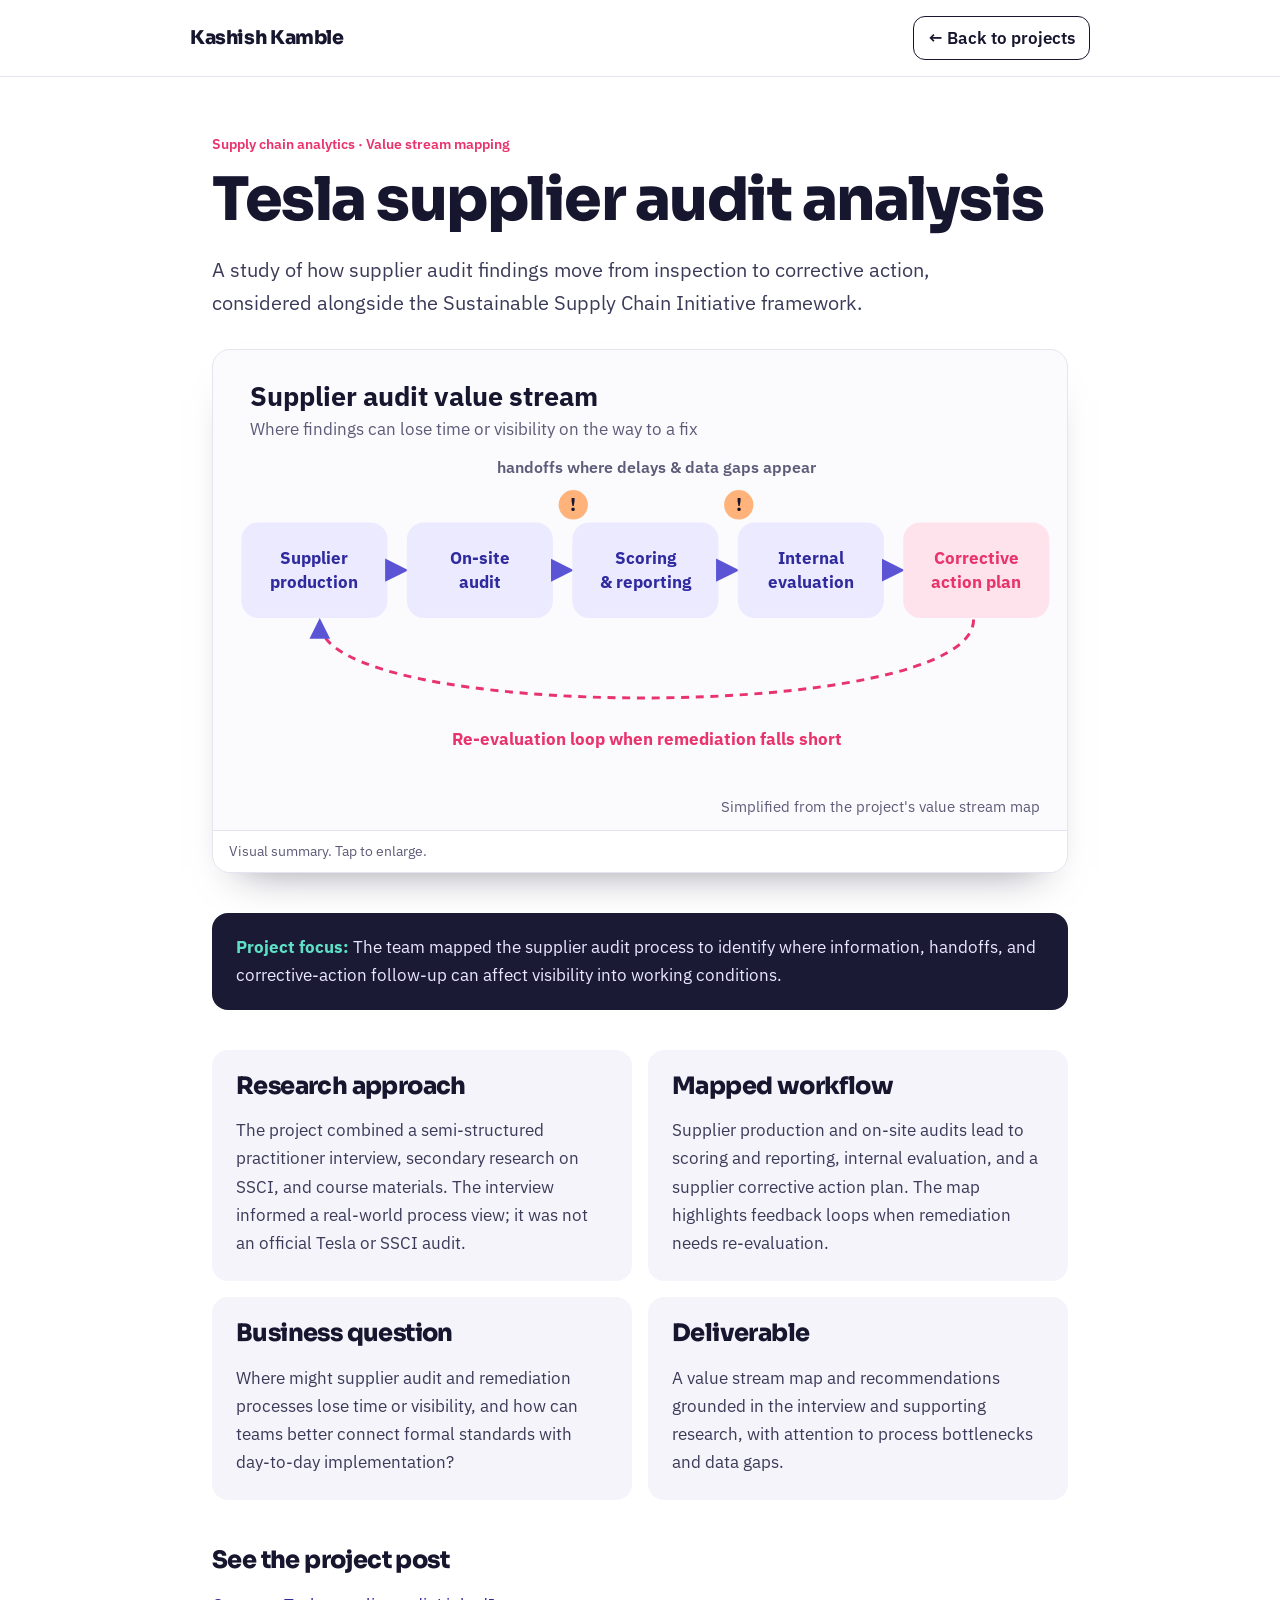
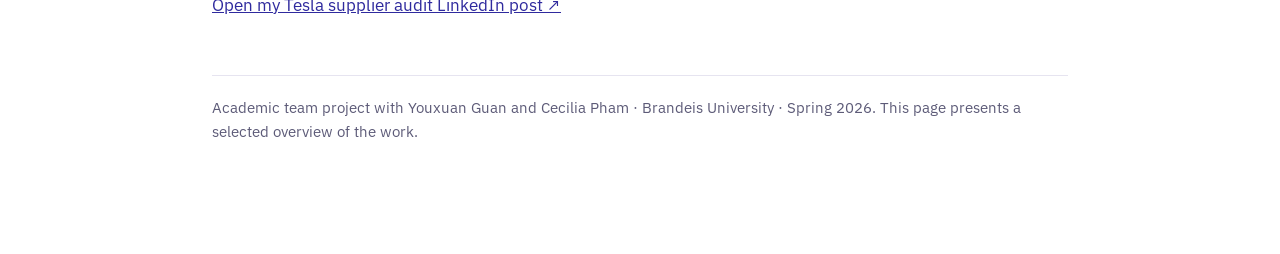
<file: projects/tesla-supplier-audit.html>
<!doctype html><html lang="en"><head><meta charset="utf-8"><meta name="viewport" content="width=device-width,initial-scale=1"><title>Tesla supplier audit analysis | Kashish Kamble</title><link rel="icon" type="image/svg+xml" href="../favicon.svg"><link rel="stylesheet" href="project-pages.css"><meta name="description" content="A study of how supplier audit findings move from inspection to corrective action, considered alongside the Sustainable Supply Chain Initiative framework."><link rel="canonical" href="https://kashishkailaskamble369.github.io/projects/tesla-supplier-audit.html"><meta property="og:type" content="article"><meta property="og:url" content="https://kashishkailaskamble369.github.io/projects/tesla-supplier-audit.html"><meta property="og:title" content="Tesla supplier audit analysis | Kashish Kamble"><meta property="og:description" content="A study of how supplier audit findings move from inspection to corrective action, considered alongside the Sustainable Supply Chain Initiative framework."><meta property="og:image" content="https://kashishkailaskamble369.github.io/og-image.png"><meta property="og:image:width" content="1200"><meta property="og:image:height" content="630"><meta name="twitter:card" content="summary_large_image"></head><body><header class="top"><strong>Kashish Kamble</strong><a href="../index.html#work">← Back to projects</a></header><main><div class="eyebrow">Supply chain analytics · Value stream mapping</div><h1>Tesla supplier audit analysis</h1><p class="lead">A study of how supplier audit findings move from inspection to corrective action, considered alongside the Sustainable Supply Chain Initiative framework.</p><figure class="visual" tabindex="0" role="button" aria-label="Enlarge visual"><svg viewBox="0 0 640 360" xmlns="http://www.w3.org/2000/svg" role="img" aria-label="Tesla supplier audit value stream map"><title>Tesla supplier audit value stream map</title><rect width="640" height="360" rx="18" fill="#fbfbfe"/><defs><marker id="ah" viewBox="0 0 10 10" refX="8" refY="5" markerWidth="7" markerHeight="7" orient="auto-start-reverse"><path d="M0,0 L10,5 L0,10 z" fill="#5b55d6"/></marker></defs><text x="28" y="42" font-size="20" fill="#17162f" font-weight="700" text-anchor="start" font-family="IBM Plex Sans, system-ui, Arial, sans-serif" >Supplier audit value stream</text><text x="28" y="64" font-size="13" fill="#5d5b78" font-weight="400" text-anchor="start" font-family="IBM Plex Sans, system-ui, Arial, sans-serif" >Where findings can lose time or visibility on the way to a fix</text><rect x="22" y="130" width="108" height="70" rx="12" fill="#eceaff" stroke="#eceaff" stroke-width="1.5"/><text x="76" y="160" font-size="13" fill="#2f2a9e" font-weight="700" text-anchor="middle" font-family="IBM Plex Sans, system-ui, Arial, sans-serif" >Supplier</text><text x="76" y="178" font-size="13" fill="#2f2a9e" font-weight="700" text-anchor="middle" font-family="IBM Plex Sans, system-ui, Arial, sans-serif" >production</text><line x1="131" y1="165" x2="143" y2="165" stroke="#5b55d6" stroke-width="2.5" marker-end="url(#ah)"/><rect x="146" y="130" width="108" height="70" rx="12" fill="#eceaff" stroke="#eceaff" stroke-width="1.5"/><text x="200" y="160" font-size="13" fill="#2f2a9e" font-weight="700" text-anchor="middle" font-family="IBM Plex Sans, system-ui, Arial, sans-serif" >On-site</text><text x="200" y="178" font-size="13" fill="#2f2a9e" font-weight="700" text-anchor="middle" font-family="IBM Plex Sans, system-ui, Arial, sans-serif" >audit</text><line x1="255" y1="165" x2="267" y2="165" stroke="#5b55d6" stroke-width="2.5" marker-end="url(#ah)"/><rect x="270" y="130" width="108" height="70" rx="12" fill="#eceaff" stroke="#eceaff" stroke-width="1.5"/><text x="324" y="160" font-size="13" fill="#2f2a9e" font-weight="700" text-anchor="middle" font-family="IBM Plex Sans, system-ui, Arial, sans-serif" >Scoring</text><text x="324" y="178" font-size="13" fill="#2f2a9e" font-weight="700" text-anchor="middle" font-family="IBM Plex Sans, system-ui, Arial, sans-serif" >& reporting</text><line x1="379" y1="165" x2="391" y2="165" stroke="#5b55d6" stroke-width="2.5" marker-end="url(#ah)"/><rect x="394" y="130" width="108" height="70" rx="12" fill="#eceaff" stroke="#eceaff" stroke-width="1.5"/><text x="448" y="160" font-size="13" fill="#2f2a9e" font-weight="700" text-anchor="middle" font-family="IBM Plex Sans, system-ui, Arial, sans-serif" >Internal</text><text x="448" y="178" font-size="13" fill="#2f2a9e" font-weight="700" text-anchor="middle" font-family="IBM Plex Sans, system-ui, Arial, sans-serif" >evaluation</text><line x1="503" y1="165" x2="515" y2="165" stroke="#5b55d6" stroke-width="2.5" marker-end="url(#ah)"/><rect x="518" y="130" width="108" height="70" rx="12" fill="#ffe3ec" stroke="#ffe3ec" stroke-width="1.5"/><text x="572" y="160" font-size="13" fill="#e8336d" font-weight="700" text-anchor="middle" font-family="IBM Plex Sans, system-ui, Arial, sans-serif" >Corrective</text><text x="572" y="178" font-size="13" fill="#e8336d" font-weight="700" text-anchor="middle" font-family="IBM Plex Sans, system-ui, Arial, sans-serif" >action plan</text><path d="M570,202 C570,280 80,280 80,204" fill="none" stroke="#e8336d" stroke-width="2.2" stroke-dasharray="6 5" marker-end="url(#ah)"/><text x="325" y="296" font-size="13" fill="#e8336d" font-weight="700" text-anchor="middle" font-family="IBM Plex Sans, system-ui, Arial, sans-serif" >Re-evaluation loop when remediation falls short</text><circle cx="270" cy="116" r="11" fill="#ffb37a"/><text x="270" y="121" font-size="14" fill="#17162f" font-weight="700" text-anchor="middle" font-family="IBM Plex Sans, system-ui, Arial, sans-serif" >!</text><circle cx="394" cy="116" r="11" fill="#ffb37a"/><text x="394" y="121" font-size="14" fill="#17162f" font-weight="700" text-anchor="middle" font-family="IBM Plex Sans, system-ui, Arial, sans-serif" >!</text><text x="332" y="92" font-size="12" fill="#5d5b78" font-weight="600" text-anchor="middle" font-family="IBM Plex Sans, system-ui, Arial, sans-serif" >handoffs where delays & data gaps appear</text><text x="620" y="346" text-anchor="end" font-size="11" fill="#5d5b78" font-family="IBM Plex Sans, system-ui, Arial, sans-serif">Simplified from the project's value stream map</text></svg><figcaption>Visual summary. Tap to enlarge.</figcaption></figure><div class="summary"><p><strong>Project focus:</strong> The team mapped the supplier audit process to identify where information, handoffs, and corrective-action follow-up can affect visibility into working conditions.</p></div><div class="grid"><section class="panel"><h2>Research approach</h2><p>The project combined a semi-structured practitioner interview, secondary research on SSCI, and course materials. The interview informed a real-world process view; it was not an official Tesla or SSCI audit.</p></section><section class="panel"><h2>Mapped workflow</h2><p>Supplier production and on-site audits lead to scoring and reporting, internal evaluation, and a supplier corrective action plan. The map highlights feedback loops when remediation needs re-evaluation.</p></section><section class="panel"><h2>Business question</h2><p>Where might supplier audit and remediation processes lose time or visibility, and how can teams better connect formal standards with day-to-day implementation?</p></section><section class="panel"><h2>Deliverable</h2><p>A value stream map and recommendations grounded in the interview and supporting research, with attention to process bottlenecks and data gaps.</p></section></div><section class="section"><h2>See the project post</h2><p><a href="https://www.linkedin.com/posts/kashishkamble369_tesla-supplier-audit-under-the-ssci-framework-ugcPost-7481955908210778113-hbHv/" target="_blank" rel="noopener noreferrer">Open my Tesla supplier audit LinkedIn post ↗</a></p></section><p class="foot">Academic team project with Youxuan Guan and Cecilia Pham · Brandeis University · Spring 2026. This page presents a selected overview of the work.</p></main><dialog class="lb" id="lb"><div class="in"><div id="lbf"></div><button type="button" onclick="this.closest('dialog').close()">Close</button></div></dialog>
<script>const lb=document.getElementById('lb'),lbf=document.getElementById('lbf');document.querySelectorAll('.visual').forEach(v=>{const o=()=>{lbf.innerHTML=v.querySelector('svg').outerHTML;lb.showModal()};v.addEventListener('click',o);v.addEventListener('keydown',e=>{if(e.key==='Enter'){o()}})});lb.addEventListener('click',e=>{if(e.target===lb)lb.close()});</script></body></html>
</file>
<file: project-pages.css>
@import url('https://fonts.googleapis.com/css2?family=Fraunces:ital,opsz,wght@0,9..144,500;0,9..144,700;1,9..144,500&display=swap');
@import url('https://fonts.googleapis.com/css2?family=DM+Sans:wght@400;500;600;700&family=Libre+Baskerville:wght@400;700&display=swap');
:root{font-family:'DM Sans',Arial,sans-serif;color:#172e34;background:#fff}*{box-sizing:border-box}body{margin:0}a{color:#236557}a:focus-visible{outline:3px solid #e8bf3f;outline-offset:4px}.top{border-bottom:1px solid #d9e2dc;padding:22px max(22px,calc((100vw - 900px)/2));display:flex;justify-content:space-between;align-items:center;gap:20px;flex-wrap:wrap}.top strong{font-size:1.1rem}.top a{font-weight:700;text-underline-offset:4px}main{max-width:900px;padding:68px 22px 100px;margin:auto}.eyebrow{font-size:.78rem;letter-spacing:.13em;color:#486f60;font-weight:700;text-transform:uppercase}h1,h2{font-family:'Libre Baskerville',Georgia,serif;line-height:1.2;letter-spacing:-.035em}h1{font-size:clamp(2.2rem,5vw,4rem);margin:17px 0 23px}h2{font-size:1.7rem;margin:0 0 17px}p,li{font-size:1.05rem;line-height:1.75;color:#43585e}.lead{font-size:1.22rem;color:#283e43;max-width:760px}.summary{margin:40px 0 55px;padding:24px 30px;border-left:5px solid #e8bf3f;background:#f4f7f4}.summary p{margin:0}.grid{display:grid;grid-template-columns:repeat(2,1fr);gap:20px}.panel{padding:29px;border:1px solid #d9e2dc;background:#fcfdfb}.panel h2{font-size:1.4rem}.panel p:last-child{margin-bottom:0}.section{margin-top:55px}.metric{font-size:2rem;font-weight:700;color:#336c56;display:block;line-height:1.1;margin-bottom:8px}.foot{border-top:1px solid #d9e2dc;margin-top:65px;padding-top:23px;color:#657778;font-size:.9rem}@media(max-width:650px){.grid{grid-template-columns:1fr}main{padding-top:45px}.summary{padding:20px}}
.top{background:#142d33;color:#fff;border:0}.top a{color:#f0c845}.eyebrow{color:#20565b}.summary{background:#f1f5f3;border-left-color:#f0c845}.panel{background:#fff;border-color:#d4e0dd}.panel:nth-child(2){border-top:3px solid #f0c845}.panel:nth-child(3){border-top:3px solid #7aa69c}.panel:nth-child(4){border-top:3px solid #142d33}.metric{color:#20565b}
.top{background:#f7faf8;color:#203b42;border-bottom:1px solid #dbe8e4}.top a{color:#285d5c}.summary{background:#f4f9f6;border-left-color:#eac34c}.panel:nth-child(2){border-top-color:#eac34c}.panel:nth-child(3){border-top-color:#9fbbb3}.panel:nth-child(4){border-top-color:#376d6b}
/* 2026-11 refresh: warmer theme to match the homepage */
:root{color:#1d2b2c;background:#fbf7f1}
body{background:#fbf7f1}
a{color:#0f5257}
a:focus-visible{outline-color:#f2c14e}
h1,h2{font-family:'Fraunces',Georgia,serif;letter-spacing:-.015em}
.top{background:rgba(251,247,241,.92);border-bottom:1px solid #e7dfd2;position:sticky;top:0;backdrop-filter:blur(10px)}
.top strong{font-family:'Fraunces',Georgia,serif}
.top a{color:#0f5257;background:#e2efee;padding:8px 14px;border-radius:999px;text-decoration:none}
.eyebrow{color:#e2725b}
p,li{color:#5b6866}
.lead{color:#384645}
.summary{background:#fff;border-left:5px solid #e2725b;border-radius:0 16px 16px 0;box-shadow:0 12px 32px -18px rgba(29,43,44,.25)}
.panel{background:#fff;border:1px solid #e7dfd2;border-radius:18px}
.panel:nth-child(1){border-top:5px solid #1b7a7f}
.panel:nth-child(2){border-top:5px solid #f2c14e}
.panel:nth-child(3){border-top:5px solid #e2725b}
.panel:nth-child(4){border-top:5px solid #0f5257}
.metric{color:#e2725b;font-family:'Fraunces',Georgia,serif}
.foot{border-top-color:#e7dfd2}
</file>
<file: projects/project-pages.css>
@import url('https://fonts.googleapis.com/css2?family=Sora:wght@600;800&family=IBM+Plex+Sans:wght@400;500;600&display=swap');
:root{--paper:#ffffff;--white:#fff;--ink:#17162f;--ink-2:#3b3a58;--muted:#5d5b78;--line:#e6e4f0;--blue:#2f2a9e;--blue-soft:#f5f4fb;--tape:#ffe3ec}
*{box-sizing:border-box}
body{margin:0;background:var(--paper);color:var(--ink);font:17px/1.65 'IBM Plex Sans',system-ui,Arial,sans-serif;-webkit-font-smoothing:antialiased}
a{color:var(--blue)}
:focus-visible{outline:3px solid var(--blue);outline-offset:3px}
.top{position:sticky;top:0;z-index:5;background:rgba(255,255,255,.92);backdrop-filter:blur(10px);border-bottom:1px solid var(--line);padding:16px max(22px,calc((100vw - 900px)/2));display:flex;justify-content:space-between;align-items:center;gap:16px;flex-wrap:wrap}
.top strong{font:800 19px 'Sora',Arial,sans-serif;letter-spacing:-.02em}
.top a{color:var(--ink);font-weight:600;text-decoration:none;border:1.5px solid var(--ink);border-radius:12px;padding:7px 14px;background:var(--white)}
.top a:hover{border-color:#e8336d;color:#e8336d}
main{max-width:900px;margin:auto;padding:56px 22px 96px}
.eyebrow{font-size:14px;font-weight:600;color:#e8336d}
h1,h2{font-family:'Sora',Arial,sans-serif;letter-spacing:-.025em;line-height:1.08}
h1{font-size:clamp(36px,5.6vw,60px);font-weight:800;margin:12px 0 18px}
h2{font-size:24px;font-weight:800;margin:0 0 10px}
p,li{color:var(--ink-2)}
.lead{font-size:20px;color:var(--ink-2);max-width:40em}
.visual{margin:30px 0 8px;border:1px solid var(--line);border-radius:18px;overflow:hidden;background:#fbfbfe;cursor:zoom-in;box-shadow:0 24px 40px -28px rgba(23,22,47,.5)}
.visual svg{display:block;width:100%;height:auto}
.visual figcaption{font-size:14px;color:var(--muted);padding:9px 16px;background:var(--white);border-top:1px solid var(--line)}
.nums-h{font-size:15px;font-weight:700;color:var(--muted);margin:40px 0 10px}
.numbers{display:grid;grid-template-columns:repeat(3,1fr);gap:14px}
.numbers div{background:var(--white);border:2px solid var(--ink);border-radius:14px;padding:16px 18px}
.numbers strong{display:block;font:800 32px/1.1 'Sora',Arial,sans-serif;color:var(--blue)}
.numbers span{font-size:14.5px;color:var(--muted)}
.summary{margin:40px 0;padding:20px 24px;background:#1b1a35;border-radius:16px}
.summary p,.summary strong{color:#e9e8ff}.summary strong{color:#5ce1c6}
.summary p{margin:0}
.grid{display:grid;grid-template-columns:repeat(2,1fr);gap:16px}
.panel{background:var(--blue-soft);border-radius:16px;padding:24px}
.panel p:last-child{margin-bottom:0}
.metric{display:block;font:800 34px/1.1 'Sora',Arial,sans-serif;color:#e8336d;margin-bottom:6px}
.section{margin-top:48px}
.foot{border-top:1px solid var(--line);margin-top:56px;padding-top:20px;color:var(--muted);font-size:14.5px}
dialog.lb{border:0;padding:0;background:transparent;max-width:min(1000px,94vw);width:100%}
dialog.lb::backdrop{background:rgba(13,27,42,.82)}
dialog.lb .in{background:var(--white);border-radius:18px;overflow:hidden}
dialog.lb svg{display:block;width:100%;height:auto}
dialog.lb button{display:block;margin:0 0 0 auto;font:700 14px 'IBM Plex Sans',sans-serif;border:0;border-top:2px solid var(--ink);width:100%;background:var(--white);padding:12px;cursor:pointer}
@media(max-width:650px){.grid,.numbers{grid-template-columns:1fr}main{padding-top:36px}}
@media (prefers-reduced-motion:reduce){*{transition:none!important}}
</file>
